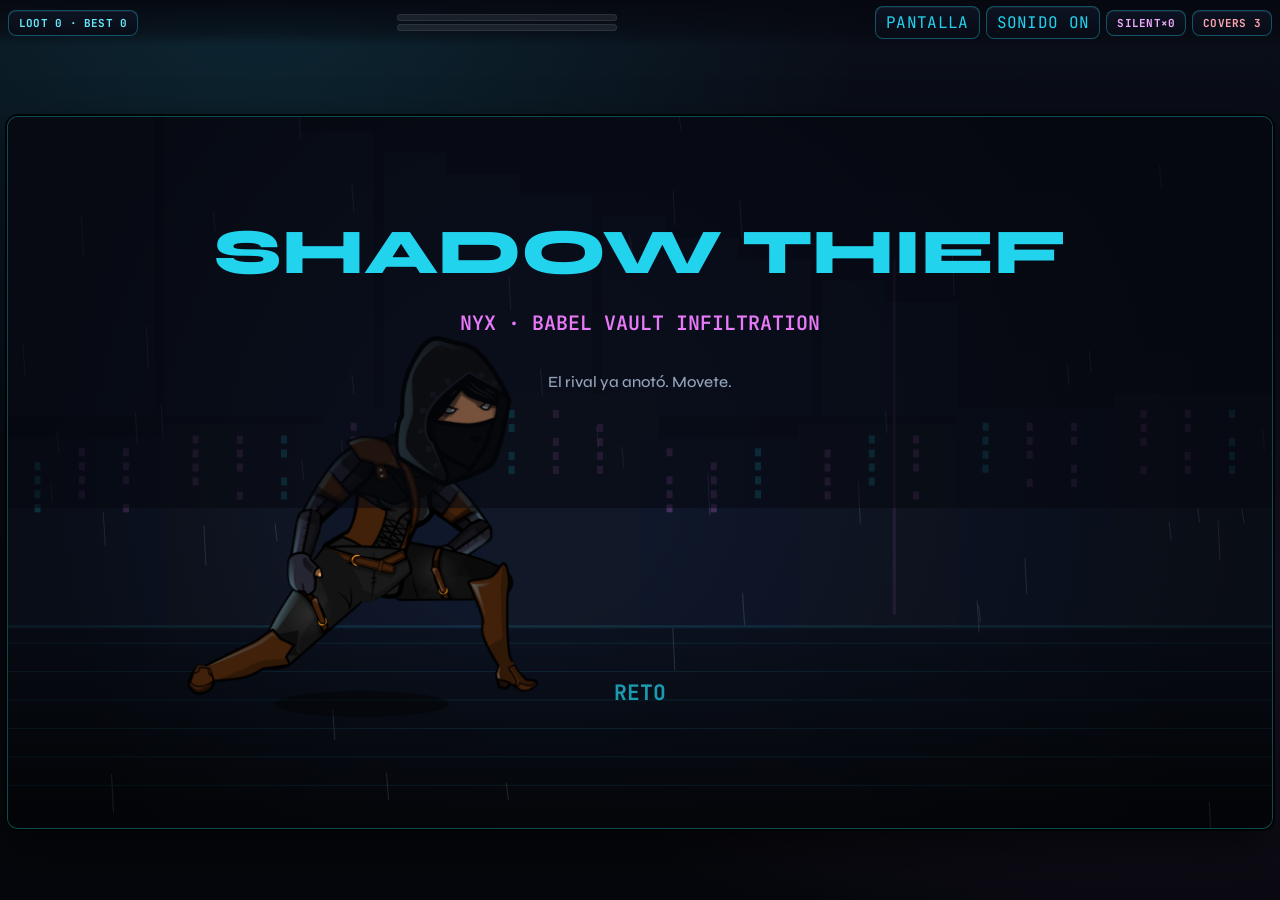
<file: games/dark-thief/index.html>
<!DOCTYPE html>
<html lang="es">
<head>
<meta charset="UTF-8">
<meta name="viewport" content="width=device-width, initial-scale=1.0, user-scalable=no">
<title>Shadow Thief — Infinity Studio</title>
<link rel="icon" href="assets/icon.png">
<link rel="preconnect" href="https://fonts.googleapis.com">
<link rel="preconnect" href="https://fonts.gstatic.com" crossorigin>
<link href="https://fonts.googleapis.com/css2?family=JetBrains+Mono:wght@500;700;800&family=Syne:wght@600;700;800&display=swap" rel="stylesheet">
<style>
  :root{
    --cyan:#22d3ee; --cyan2:#67e8f9; --mag:#e879f9; --mag2:#f0abfc;
    --slate:#94a3b8; --ink:#06080f; --panel:#0c1220;
  }
  *{margin:0;padding:0;box-sizing:border-box}
  html{height:100%;height:100dvh}
  body{
    height:100%;height:100dvh;max-height:100dvh;margin:0;
    display:flex;flex-direction:column;align-items:center;justify-content:flex-start;
    background:
      radial-gradient(ellipse at 20% 0%,rgba(34,211,238,.12) 0%,transparent 42%),
      radial-gradient(ellipse at 90% 70%,rgba(232,121,249,.1) 0%,transparent 40%),
      linear-gradient(180deg,#0a0e18 0%,#05070c 100%);
    font-family:'JetBrains Mono',ui-monospace,monospace;
    overflow:auto;overscroll-behavior:contain;color:#e2e8f0;
    padding:0;touch-action:pan-y;
  }
  #stage{
    flex:1 1 auto;width:100%;min-height:0;display:flex;flex-direction:column;
    align-items:center;justify-content:center;
    padding:52px 8px 8px;box-sizing:border-box;
  }
  canvas{
    display:block;border-radius:10px;
    box-shadow:0 0 0 1px rgba(34,211,238,.35),0 0 0 3px rgba(0,0,0,.85),0 18px 48px rgba(0,0,0,.6);
    max-width:100%;max-height:100%;width:auto;height:auto;touch-action:none;cursor:crosshair;
  }
  #hud{
    position:fixed;top:0;left:0;right:0;width:100%;max-width:100vw;
    padding:6px 8px;padding-top:max(6px,env(safe-area-inset-top));
    display:flex;flex-wrap:wrap;align-items:center;justify-content:space-between;gap:6px;
    z-index:5;pointer-events:none;
    background:linear-gradient(180deg,rgba(6,8,15,.94),rgba(6,8,15,.5) 72%,transparent);
  }
  .pill{
    background:linear-gradient(180deg,rgba(14,20,36,.94),rgba(8,12,22,.9));
    border:1px solid rgba(34,211,238,.35);border-radius:8px;padding:5px 10px;
    font-size:11px;font-weight:700;backdrop-filter:blur(12px);
    box-shadow:inset 0 1px 0 rgba(255,255,255,.06);white-space:nowrap;
    font-family:'JetBrains Mono',monospace;letter-spacing:.02em;
  }
  .pill.cyan{color:var(--cyan2)}
  .pill.mag{color:var(--mag2)}
  .pill.warn{color:#fda4af}
  #muteBtn,#fsBtn{appearance:none}
  #bars{display:flex;flex-direction:column;gap:3px;min-width:110px;flex:1 1 130px;max-width:220px}
  .bar{height:7px;border-radius:4px;background:rgba(255,255,255,.08);overflow:hidden;border:1px solid rgba(255,255,255,.08)}
  .bar>i{display:block;height:100%;width:0%;border-radius:4px;transition:width .22s}
  #alertFill{background:linear-gradient(90deg,#0e7490,#e879f9,#f43f5e)}
  #veilFill{background:linear-gradient(90deg,#164e63,#22d3ee,#a5f3fc)}
  #hud-right{display:flex;flex-wrap:wrap;justify-content:flex-end;gap:6px;align-items:center}
  #toast{
    position:fixed;top:48px;left:50%;transform:translateX(-50%) translateY(-8px);opacity:0;
    pointer-events:none;z-index:8;font-family:Syne,sans-serif;font-weight:800;
    font-size:clamp(15px,4.8vw,24px);letter-spacing:.08em;
    text-shadow:0 0 18px rgba(34,211,238,.7),0 3px 0 #000;
    transition:opacity .2s,transform .2s;max-width:92vw;text-align:center;
  }
  #toast.show{opacity:1;transform:translateX(-50%) translateY(0)}
  @media (max-width:520px){
    #hud{padding:4px 6px;padding-top:max(4px,env(safe-area-inset-top))}
    .pill{font-size:10px;padding:4px 8px}
    #stage{padding-top:64px}
  }
  #load{
    position:fixed;inset:0;display:flex;flex-direction:column;align-items:center;justify-content:center;
    background:radial-gradient(circle at 50% 38%,#121a2a,#06080f 70%);z-index:30;gap:14px
  }
  #load.hide{opacity:0;pointer-events:none;transition:opacity .45s}
  #load img{width:88px;height:88px;filter:drop-shadow(0 0 22px rgba(34,211,238,.45))}
  #load-bar{width:min(280px,70vw);height:9px;background:#0f172a;border-radius:4px;overflow:hidden;border:1px solid rgba(34,211,238,.35)}
  #load-fill{height:100%;width:0;background:linear-gradient(90deg,#0e7490,var(--cyan),var(--mag));transition:width .12s}
</style>
</head>
<body>
<div id="load">
  <img src="assets/icon.png" alt="" onerror="this.style.display='none'">
  <div style="font-family:Syne,sans-serif;font-size:22px;letter-spacing:.14em;color:var(--cyan)">SHADOW THIEF</div>
  <div id="load-bar"><div id="load-fill"></div></div>
  <div id="load-txt" style="font-size:11px;opacity:.65">Infiltrando Babel Vault…</div>
  <div id="build-tag" style="font-size:10px;opacity:.45;letter-spacing:.08em;margin-top:4px">hub38-st1</div>
</div>
<div id="hud">
  <div class="pill cyan">LOOT <span id="scoreVal">0</span> · BEST <span id="bestVal">0</span></div>
  <div id="bars">
    <div class="bar" title="ALERT"><i id="alertFill"></i></div>
    <div class="bar" title="VEIL"><i id="veilFill"></i></div>
  </div>
  <div id="hud-right">
    <button type="button" id="fsBtn" class="pill" style="pointer-events:auto;cursor:pointer;font:inherit;color:var(--cyan)">PANTALLA</button>
    <button type="button" id="muteBtn" class="pill" style="pointer-events:auto;cursor:pointer;font:inherit;color:var(--cyan)">SONIDO</button>
    <div class="pill mag">SILENT×<span id="silentVal">0</span></div>
    <div class="pill warn">COVERS <span id="coverVal">3</span></div>
  </div>
</div>
<div id="toast"></div>
<div id="stage"><canvas id="c"></canvas></div>
<script src="../_shared/infinity-quiz-bank.js?v=q4"></script>
<script src="../_shared/infinity-arcade-run.js?v=r2"></script>
<script>
(async function () {
  const ST_BUILD = 'hub38-st1';
  const Run = window.InfinityArcadeRun;
  let resumeFrom = null;
  const canvas = document.getElementById('c');
  const ctx = canvas.getContext('2d');
  const loadFill = document.getElementById('load-fill');
  const loadTxt = document.getElementById('load-txt');
  const toastEl = document.getElementById('toast');
  let dpr = Math.min(window.devicePixelRatio || 1, 2);

  function resize() {
    const stage = document.getElementById('stage');
    const padX = 16;
    const padY = 8;
    const hudH = Math.max(48, (document.getElementById('hud')?.offsetHeight || 48) + 8);
    const availW = Math.max(280, Math.min((stage?.clientWidth || window.innerWidth) - padX, window.innerWidth - padX));
    const availH = Math.max(180, Math.min((stage?.clientHeight || window.innerHeight) - padY, window.innerHeight - hudH - padY));
    let cssW = availW;
    let cssH = Math.round(cssW * 0.5625);
    if (cssH > availH) {
      cssH = availH;
      cssW = Math.round(cssH / 0.5625);
    }
    dpr = Math.min(window.devicePixelRatio || 1, 2);
    canvas.style.width = cssW + 'px';
    canvas.style.height = cssH + 'px';
    canvas.width = Math.round(cssW * dpr);
    canvas.height = Math.round(cssH * dpr);
    ctx.setTransform(dpr, 0, 0, dpr, 0, 0);
  }
  resize();
  window.addEventListener('resize', resize);
  window.addEventListener('orientationchange', () => setTimeout(resize, 120));
  if (window.visualViewport) window.visualViewport.addEventListener('resize', resize);
  const W = () => Math.max(1, canvas.clientWidth || 0);
  const H = () => Math.max(1, canvas.clientHeight || 0);

  // ── LOAD ──
  const manifest = await fetch('assets/manifest.json').then((r) => r.json());
  const FRAME = manifest.frame;
  const ANIMS = {};
  const imgs = {};
  let loaded = 0;
  const animKeys = Object.keys(manifest.anims);
  const SFX_COUNT = 15;
  const total = animKeys.length + SFX_COUNT;

  function tickLoad(label) {
    loaded++;
    loadFill.style.width = Math.min(100, (loaded / total) * 100) + '%';
    if (label) loadTxt.textContent = label;
  }

  await Promise.all(
    animKeys.map(
      (key) =>
        new Promise((res) => {
          const meta = manifest.anims[key];
          ANIMS[key] = { frames: meta.frames, fps: meta.fps || 12 };
          const img = new Image();
          img.onload = () => {
            imgs[key] = img;
            tickLoad(key);
            res();
          };
          img.onerror = () => {
            tickLoad('skip ' + key);
            res();
          };
          img.src = meta.file + '?v=st3';
        })
    )
  );

  // Kenney Space Expansion UI (CC0) — glass panels + header bars
  const ui = {};
  const UI_MAP = {
    panel: 'panel_glass_screws.png',
    panelPlain: 'panel_glass.png',
    panelRect: 'panel_rect.png',
    header: 'header_blue.png',
    headerBlade: 'header_blade.png',
    headerAlert: 'header_red.png',
    barL: 'bar_blue_l.png',
    barM: 'bar_blue_m.png',
    barR: 'bar_blue_r.png',
    barHoverL: 'bar_yellow_l.png',
    barHoverM: 'bar_yellow_m.png',
    barHoverR: 'bar_yellow_r.png',
    barOkL: 'bar_green_l.png',
    barOkM: 'bar_green_m.png',
    barOkR: 'bar_green_r.png',
    outline: 'bar_outline.png',
    crosshair: 'crosshair.png'
  };
  loadTxt.textContent = 'Calibrando HUD espacial…';
  await Promise.all(
    Object.keys(UI_MAP).map(
      (key) =>
        new Promise((res) => {
          const img = new Image();
          img.onload = () => {
            ui[key] = img;
            res();
          };
          img.onerror = () => res();
          img.src = 'assets/ui/' + UI_MAP[key] + '?v=space4';
        })
    )
  );

  const SFX_NAMES = [
    'whoosh', 'hit', 'click', 'metal', 'ghost', 'clean', 'spotted', 'alarm',
    'veil', 'win', 'lose', 'tick', 'tickUrgent', 'start', 'ambient'
  ];
  const sfxRaw = {};
  loadTxt.textContent = 'Afinando sonidos de infiltración…';
  await Promise.all(
    SFX_NAMES.map(async (name) => {
      try {
        const res = await fetch('assets/sfx/' + name + '.wav?v=sfx4');
        if (res.ok) sfxRaw[name] = await res.arrayBuffer();
      } catch (_) {}
      tickLoad(name);
    })
  );

  console.info('[ST]', ST_BUILD);
  document.getElementById('load').classList.add('hide');
  setTimeout(() => document.getElementById('load')?.remove(), 500);

  // ── AUDIO (WAV stealth pack + procedural fallback) ──
  const AudioCtx = window.AudioContext || window.webkitAudioContext;
  let actx = null;
  let master = null;
  let muted = localStorage.getItem('st_mute') === '1';
  let lastTickSec = -1;
  let ambientSrc = null;
  let ambientGain = null;
  const sfxBuf = {};
  let sfxReady = false;
  let sfxLoadPromise = null;

  async function ensureAudio() {
    if (!actx) {
      actx = new AudioCtx();
      master = actx.createGain();
      master.gain.value = muted ? 0 : 0.88;
      master.connect(actx.destination);
    }
    if (actx.state === 'suspended') {
      try { await actx.resume(); } catch (_) {}
    }
    if (!sfxReady) {
      if (!sfxLoadPromise) {
        sfxLoadPromise = Promise.all(
          Object.keys(sfxRaw).map(async (name) => {
            try {
              sfxBuf[name] = await actx.decodeAudioData(sfxRaw[name].slice(0));
            } catch (_) {}
          })
        ).then(() => { sfxReady = true; });
      }
      try { await sfxLoadPromise; } catch (_) { sfxReady = true; }
    }
    return actx;
  }

  function setMuted(m) {
    muted = !!m;
    localStorage.setItem('st_mute', muted ? '1' : '0');
    if (master) master.gain.value = muted ? 0 : 0.88;
    if (ambientGain) ambientGain.gain.value = muted ? 0 : 0.2;
    const b = document.getElementById('muteBtn');
    if (b) b.textContent = muted ? 'SONIDO OFF' : 'SONIDO ON';
    if (muted && ambientSrc) {
      try { ambientSrc.stop(); } catch (_) {}
      ambientSrc = null;
      ambientGain = null;
    }
  }

  function playBuf(name, opts) {
    const buf = sfxBuf[name];
    if (!buf || !actx || !master) return false;
    const src = actx.createBufferSource();
    src.buffer = buf;
    src.loop = !!(opts && opts.loop);
    const g = actx.createGain();
    g.gain.value = (opts && opts.gain != null ? opts.gain : 1) * (muted ? 0 : 1);
    src.connect(g);
    g.connect(master);
    src.start();
    if (opts && opts.loop) return { src, g };
    return true;
  }

  function startAmbient() {
    if (ambientSrc || muted) return;
    const looped = playBuf('ambient', { loop: true, gain: 0.2 });
    if (looped && looped.src) {
      ambientSrc = looped.src;
      ambientGain = looped.g;
    }
  }

  function tone(freq, dur, type, gain, slideTo) {
    if (!actx || !master || muted) return;
    const t0 = actx.currentTime;
    const o = actx.createOscillator();
    const g = actx.createGain();
    o.type = type || 'sine';
    o.frequency.setValueAtTime(freq, t0);
    if (slideTo) o.frequency.exponentialRampToValueAtTime(Math.max(40, slideTo), t0 + dur);
    g.gain.setValueAtTime(0.0001, t0);
    g.gain.exponentialRampToValueAtTime(gain || 0.12, t0 + 0.02);
    g.gain.exponentialRampToValueAtTime(0.0001, t0 + dur);
    o.connect(g);
    g.connect(master);
    o.start(t0);
    o.stop(t0 + dur + 0.02);
  }

  function noiseBurst(dur, gain, hpFreq) {
    if (!actx || !master || muted) return;
    const n = Math.floor(actx.sampleRate * dur);
    const buf = actx.createBuffer(1, n, actx.sampleRate);
    const data = buf.getChannelData(0);
    for (let i = 0; i < n; i++) data[i] = (Math.random() * 2 - 1) * (1 - i / n);
    const src = actx.createBufferSource();
    src.buffer = buf;
    const g = actx.createGain();
    const f = actx.createBiquadFilter();
    f.type = 'highpass';
    f.frequency.value = hpFreq || 400;
    g.gain.value = gain || 0.08;
    src.connect(f);
    f.connect(g);
    g.connect(master);
    src.start();
  }

  function sfxFallback(kind) {
    if (kind === 'whoosh') {
      noiseBurst(0.18, 0.1, 600);
      tone(220, 0.16, 'triangle', 0.06, 90);
    } else if (kind === 'click' || kind === 'metal') {
      tone(880, 0.04, 'square', 0.05);
      tone(1320, 0.03, 'square', 0.03);
    } else if (kind === 'ghost') {
      tone(520, 0.12, 'sine', 0.1, 780);
      tone(780, 0.18, 'triangle', 0.06, 420);
    } else if (kind === 'clean') {
      tone(440, 0.08, 'triangle', 0.08);
      tone(660, 0.1, 'sine', 0.05);
    } else if (kind === 'spotted' || kind === 'bad') {
      tone(180, 0.2, 'sawtooth', 0.07, 90);
      noiseBurst(0.15, 0.07, 200);
    } else if (kind === 'alarm') {
      tone(640, 0.12, 'square', 0.08);
      setTimeout(() => tone(420, 0.14, 'square', 0.07), 90);
      setTimeout(() => tone(640, 0.12, 'square', 0.06), 180);
    } else if (kind === 'veil') {
      tone(180, 0.35, 'sine', 0.07, 360);
      noiseBurst(0.25, 0.05, 900);
    } else if (kind === 'win') {
      [440, 554, 659, 880].forEach((f, i) => setTimeout(() => tone(f, 0.18, 'triangle', 0.08), i * 90));
    } else if (kind === 'lose') {
      tone(300, 0.35, 'sawtooth', 0.07, 80);
      setTimeout(() => tone(160, 0.4, 'triangle', 0.05, 60), 120);
    } else if (kind === 'tick') {
      tone(720, 0.03, 'square', 0.03);
    } else if (kind === 'tickUrgent') {
      tone(980, 0.04, 'square', 0.05);
    } else if (kind === 'start') {
      tone(200, 0.2, 'sine', 0.08, 500);
      noiseBurst(0.2, 0.06, 500);
    } else if (kind === 'hit') {
      noiseBurst(0.08, 0.09, 300);
      tone(140, 0.08, 'triangle', 0.06);
    } else {
      tone(500, 0.05, 'sine', 0.04);
    }
  }

  function sfx(kind) {
    ensureAudio().then(() => {
      startAmbient();
      if (muted && kind !== 'click') return;
      const map = {
        whoosh: 'whoosh',
        hit: 'hit',
        click: 'click',
        metal: 'metal',
        ghost: 'ghost',
        clean: 'clean',
        spotted: 'spotted',
        bad: 'spotted',
        alarm: 'alarm',
        veil: 'veil',
        win: 'win',
        lose: 'lose',
        tick: 'tick',
        tickUrgent: 'tickUrgent',
        start: 'start'
      };
      const file = map[kind] || kind;
      const gains = {
        whoosh: 0.75,
        hit: 0.8,
        metal: 0.7,
        ghost: 0.75,
        clean: 0.7,
        spotted: 0.85,
        alarm: 0.9,
        veil: 0.7,
        win: 0.85,
        lose: 0.8,
        tick: 0.4,
        tickUrgent: 0.55,
        click: 0.45,
        start: 0.75
      };
      if (!playBuf(file, { gain: gains[file] != null ? gains[file] : 0.75 })) {
        sfxFallback(kind);
      }
    });
  }

  document.getElementById('muteBtn')?.addEventListener('click', () => {
    ensureAudio().then(() => {
      setMuted(!muted);
      if (!muted) startAmbient();
    });
  });
  setMuted(muted);

  function isDocFullscreen() {
    return !!(document.fullscreenElement || document.webkitFullscreenElement);
  }
  function syncFsBtn() {
    const b = document.getElementById('fsBtn');
    if (b) b.textContent = isDocFullscreen() ? 'SALIR FS' : 'PANTALLA';
  }
  async function toggleGameFullscreen() {
    try {
      if (isDocFullscreen()) {
        const exit = document.exitFullscreen || document.webkitExitFullscreen;
        if (exit) await exit.call(document);
      } else {
        const root = document.documentElement;
        const req = root.requestFullscreen || root.webkitRequestFullscreen;
        if (req) await req.call(root);
        else if (window.parent && window.parent !== window) {
          window.parent.postMessage({ type: 'thief-request-fullscreen' }, '*');
        }
      }
    } catch (_) {
      if (window.parent && window.parent !== window) {
        window.parent.postMessage({ type: 'thief-request-fullscreen' }, '*');
      }
    }
    setTimeout(syncFsBtn, 80);
  }
  document.getElementById('fsBtn')?.addEventListener('click', toggleGameFullscreen);
  document.addEventListener('fullscreenchange', syncFsBtn);
  document.addEventListener('webkitfullscreenchange', syncFsBtn);
  syncFsBtn();
  window.addEventListener('message', (ev) => {
    if (ev?.data?.type === 'thief-fs-changed') syncFsBtn();
  });

  // ── BRIEFINGS (shared bank: linkers / tenses / phrasals, random rotate) ──
  const quizRotator =
    typeof InfinityQuizBank !== 'undefined'
      ? InfinityQuizBank.createRotator({ flavor: 'thief', cats: ['linker', 'tense', 'phrasal', 'mixed'] })
      : null;
  const BRIEFINGS_FALLBACK = [
    { prompt: 'ROBÁ EL LINKER: "Cliente tenso. ___ , puedo ayudarte."', correct: 'however', wrong: ['idk', 'like', 'um...'], cat: 'linker' }
  ];
  function nextBriefing() {
    if (quizRotator) return quizRotator.next();
    return BRIEFINGS_FALLBACK[0];
  }

  const TARGETS = [
    { name: 'Guard', kind: 'guard', color: '#64748b', hp: 2, xp: 110 },
    { name: 'Drone', kind: 'drone', color: '#22d3ee', hp: 2, xp: 130 },
    { name: 'Sensor', kind: 'sensor', color: '#e879f9', hp: 3, xp: 150 },
    { name: 'Clerk', kind: 'clerk', color: '#94a3b8', hp: 3, xp: 170 },
    { name: 'Vault Boss', kind: 'boss', color: '#f0abfc', hp: 6, xp: 420, boss: true }
  ];

  const STATES = { MENU: 'menu', STORY: 'story', PLAY: 'play', ENDING: 'ending', RESULTS: 'results' };
  let gameState = STATES.MENU;
  let storyPage = 0;
  let endingPage = 0;

  const STORY_PAGES = [
    {
      chapter: 'CAPÍTULO I',
      title: 'Nyx no salva reinos',
      lines: [
        'Nyx limpia scripts.',
        'Roba lenguaje tóxico antes de que',
        'envenene la voz del cliente.'
      ]
    },
    {
      chapter: 'CAPÍTULO II',
      title: 'Babel Vault',
      lines: [
        'En los sótanos corporativos',
        'guardan muletillas que arruinan llamadas.',
        'Cada filler es un virus de confianza.'
      ]
    },
    {
      chapter: 'CAPÍTULO III',
      title: 'Documento robado',
      lines: [
        'Linker correcto = botín en silencio.',
        'Fallar = alerta. Alerta = Cover perdida.',
        'Nadie debe oír tu nombre.'
      ]
    },
    {
      chapter: 'MISIÓN',
      title: '8 pisos · 1 vault',
      lines: [
        'Infiltrá. Robá el Master Linker.',
        'Alert baja. Silent alta. Ghost puro.',
        '',
        'Tocá para entrar al edificio.'
      ]
    }
  ];

  function endingPages(won) {
    if (won) {
      return [
        {
          chapter: 'EXTRACCIÓN',
          title: 'Master Linker',
          lines: [
            'El vault respira en silencio.',
            'Nyx guarda el documento.',
            'La ciudad no registra su sombra.'
          ]
        },
        {
          chapter: 'FIN',
          title: 'Desaparece',
          lines: [
            'Sin alarmas. Sin huellas.',
            'Solo scripts limpios al amanecer.',
            'Tocá para ver el botín.'
          ]
        }
      ];
    }
    return [
      {
        chapter: 'SPOTTED',
        title: 'Alarmas',
        lines: [
          'Luces rojas. Cubiertas rotas.',
          'El botín cae al ducto.',
          'Babel se queda con las muletillas… por ahora.'
        ]
      },
      {
        chapter: 'RETIRO',
        title: 'Por los ductos',
        lines: [
          'Nyx vuelve. Otra noche. Otro vault.',
          'La alerta se puede borrar.',
          'Tocá para ver tu resultado.'
        ]
      }
    ];
  }

  let target = null;
  let currentQ = null;
  let options = [];
  /** PLAY Q&A state machine — no after()/resume spaghetti. */
  const quiz = {
    phase: 'ready', // 'ready' | 'resolving' | 'advance'
    locked: false,
    born: 0,
    phaseAt: 0,
    pendingKill: false,
    advancing: false
  };
  let frameCount = 0;
  let floorNum = 0;
  let questionsAnswered = 0;
  let floatingTexts = [];
  let particles = [];
  let shake = 0;
  let hitstop = 0;
  let flash = 0;
  let mouseX = 0, mouseY = 0;
  let timerMax = 10;
  let alert = 0;
  let veil = 0;
  let best = +localStorage.getItem('st_best') || 0;
  let flowGen = 0;
  let rain = [];
  const pendingTimers = new Set();
  document.getElementById('bestVal').textContent = best;

  function clearPendingTimers() {
    pendingTimers.forEach((id) => clearTimeout(id));
    pendingTimers.clear();
  }
  /** Cosmetics only (ending). Quiz advance is frame-driven via tickQuiz. */
  function after(ms, fn) {
    const gen = flowGen;
    const id = setTimeout(() => {
      pendingTimers.delete(id);
      if (gen !== flowGen) return;
      try {
        fn();
      } catch (err) {
        console.error('[ST timer]', err);
      }
    }, ms);
    pendingTimers.add(id);
    return id;
  }
  function bumpFlow() {
    flowGen++;
    clearPendingTimers();
  }
  function quizOnActionDone() {
    if (gameState !== STATES.PLAY || thief.state === 'death') return;
    if (quiz.phase === 'resolving') endResolving('anim-done');
  }

  function toast(msg, ms) {
    if (!toastEl) return;
    toastEl.textContent = msg;
    toastEl.classList.add('show');
    clearTimeout(toastEl._t);
    toastEl._t = setTimeout(() => toastEl.classList.remove('show'), ms || 900);
  }

  function roundRect(c, x, y, w, h, r) {
    if (!(w > 0) || !(h > 0)) return;
    const rr = Math.max(0, Math.min(r, w / 2, h / 2));
    c.beginPath();
    c.moveTo(x + rr, y);
    c.arcTo(x + w, y, x + w, y + h, rr);
    c.arcTo(x + w, y + h, x, y + h, rr);
    c.arcTo(x, y + h, x, y, rr);
    c.arcTo(x, y, x + w, y, rr);
    c.closePath();
  }

  function burst(x, y, color, n) {
    for (let i = 0; i < (n || 12); i++) {
      particles.push({
        x, y,
        vx: (Math.random() - 0.5) * 7,
        vy: -Math.random() * 5 - 1,
        life: 1,
        r: 1.5 + Math.random() * 3.5,
        color
      });
    }
  }
  function addText(x, y, text, color, size) {
    floatingTexts.push({ x, y, text, color, life: 1, vy: -1.6, size: size || 1 });
  }

  function initRain() {
    rain = [];
    for (let i = 0; i < 48; i++) {
      rain.push({
        x: Math.random(),
        y: Math.random(),
        len: 0.02 + Math.random() * 0.04,
        sp: 0.004 + Math.random() * 0.008
      });
    }
  }
  initRain();

  // ── THIEF ──
  const thief = {
    x: 0,
    y: 0,
    anim: 'idle',
    frame: 0,
    tick: 0,
    covers: 3,
    maxCovers: 3,
    score: 0,
    silent: 0,
    state: 'idle',
    invincible: 0,
    lunge: 0,
    draw() {
      const key = this.anim;
      const a = ANIMS[key];
      const img = imgs[key];
      if (!a || !img?.complete) return;
      const f = Math.floor(this.frame) % a.frames;
      const scale = Math.min(0.55, (H() * 0.52) / Math.max(1, FRAME.h));
      const dw = FRAME.w * scale;
      const dh = FRAME.h * scale;
      const ox = this.lunge;
      ctx.save();
      ctx.fillStyle = 'rgba(0,0,0,0.4)';
      ctx.beginPath();
      ctx.ellipse(this.x + ox, this.y + 4, dw * 0.22, dh * 0.035, 0, 0, Math.PI * 2);
      ctx.fill();
      if (this.invincible > 0 && Math.floor(this.invincible / 3) % 2 === 0) ctx.globalAlpha = 0.35;
      // Shadow Veil cloak
      if (veil > 25) {
        const vg = ctx.createRadialGradient(this.x + ox, this.y - dh * 0.45, 8, this.x + ox, this.y - dh * 0.4, dw * 0.55);
        vg.addColorStop(0, `rgba(34,211,238,${0.08 + veil * 0.0015})`);
        vg.addColorStop(0.55, `rgba(232,121,249,${0.05 + veil * 0.001})`);
        vg.addColorStop(1, 'transparent');
        ctx.fillStyle = vg;
        ctx.beginPath();
        ctx.ellipse(this.x + ox, this.y - dh * 0.42, dw * 0.48, dh * 0.55, 0, 0, Math.PI * 2);
        ctx.fill();
        ctx.shadowColor = '#22d3ee';
        ctx.shadowBlur = 10 + veil * 0.12;
      }
      ctx.drawImage(img, f * FRAME.w, 0, FRAME.w, FRAME.h, this.x + ox - dw / 2, this.y - dh, dw, dh);
      ctx.restore();
    },
    update() {
      if (this.lunge > 0) this.lunge *= 0.8;
      const a = ANIMS[this.anim];
      if (!a) return;
      this.tick++;
      if (this.tick >= 60 / a.fps) {
        this.tick = 0;
        this.frame++;
        const done = this.frame >= a.frames;
        if (done) {
          // Story poses loop; combat oneshots return to idle
          if (gameState === STATES.STORY && (this.state === 'climb' || this.state === 'crouch')) {
            this.frame = 0;
          } else if (['attack', 'bow', 'throw', 'roll', 'jump', 'slide', 'climb', 'hurt', 'run', 'walk', 'crouch'].includes(this.state)) {
            if (this.state === 'hurt') {
              this.state = 'idle';
              this.setAnim(alert > 60 ? 'crouch' : Math.random() > 0.5 ? 'idle' : 'idle_b');
            } else {
              this.state = 'idle';
              this.setAnim(Math.random() > 0.45 ? 'idle' : 'idle_b');
            }
            quizOnActionDone();
          } else if (this.state === 'death') {
            this.frame = a.frames - 1;
          } else if (this.state === 'win') {
            this.frame = 0;
          } else {
            this.frame = 0;
          }
        }
      }
      if (this.invincible > 0) this.invincible--;
    },
    setAnim(name, force) {
      if (!ANIMS[name] || !imgs[name]?.complete) name = 'idle';
      if (this.anim === name && !force) return;
      this.anim = name;
      this.frame = 0;
      this.tick = 0;
    },
    pickAttack() {
      // silent high + alert low → ranged stealth; else dagger
      if (this.silent >= 6 && alert < 40) return Math.random() > 0.4 ? 'bow' : 'throw';
      if (this.silent >= 3 && alert < 55) return Math.random() > 0.5 ? 'throw' : 'attack';
      if (alert > 70) return Math.random() > 0.55 ? 'roll' : 'attack';
      return 'attack';
    },
    doStrike(grade) {
      if (this.state === 'death') return;
      let atk = this.pickAttack();
      if (grade === 'ghost' && Math.random() > 0.5) atk = Math.random() > 0.5 ? 'bow' : 'throw';
      this.state = atk;
      this.setAnim(atk, true);
      this.lunge = W() * (atk === 'bow' || atk === 'throw' ? 0.03 : 0.07);
      sfx(atk === 'bow' || atk === 'throw' ? 'whoosh' : 'hit');
      burst(this.x + W() * 0.12, this.y - H() * 0.25, grade === 'ghost' ? '#67e8f9' : '#e879f9', grade === 'ghost' ? 18 : 10);
    },
    doSpotted() {
      if (this.state === 'death') return;
      this.silent = 0;
      veil = Math.max(0, veil - 35);
      alert = Math.min(100, alert + 28);
      this.state = 'hurt';
      this.setAnim('hurt', true);
      shake = 14;
      flash = 8;
      updateHUD();
      if (alert >= 100) this.burnCover();
    },
    burnCover() {
      if (this.state === 'death') return;
      this.covers--;
      alert = 35;
      this.invincible = 55;
      this.state = 'hurt';
      this.setAnim('hurt', true);
      sfx('alarm');
      toast('COVER PERDIDA', 1100);
      burst(this.x, this.y - H() * 0.25, '#f43f5e', 22);
      updateHUD();
      if (this.covers <= 0) {
        this.state = 'death';
        this.setAnim('death', true);
        quiz.locked = true;
        quiz.phase = 'ready';
        options = [];
        after(2200, () => setState(STATES.ENDING));
      }
    },
    doWin() {
      this.state = 'win';
      this.setAnim('idle_b', true);
    }
  };

  // ── TARGETS (modern silhouettes) ──
  function Target(type) {
    this.type = type;
    this.hp = type.hp;
    this.maxHp = type.hp;
    this.x = 0;
    this.y = 0;
    this.shaking = 0;
    this.phase = Math.random() * Math.PI * 2;
    this.hit = function (dmg) {
      this.hp -= dmg;
      this.shaking = 14;
      burst(this.x, this.y - H() * 0.15, this.type.color, 10);
      if (this.hp <= 0) this.dead = true;
      return this.hp <= 0;
    };
    this.draw = function () {
      const w = W(), h = H();
      this.x = w * 0.58;
      this.y = h * 0.7;
      const ox = this.shaking > 0 ? (Math.random() - 0.5) * 8 : 0;
      const bob = Math.sin(frameCount * 0.05 + this.phase) * 3;
      const x = this.x + ox;
      const y = this.y + bob;
      const scale = h * 0.0011;
      ctx.save();
      ctx.translate(x, y);
      ctx.scale(scale * 90, scale * 90);
      // ground shadow
      ctx.fillStyle = 'rgba(0,0,0,0.35)';
      ctx.beginPath();
      ctx.ellipse(0, 0.05, 0.55, 0.1, 0, 0, Math.PI * 2);
      ctx.fill();
      const c = this.type.color;
      if (this.type.kind === 'guard') drawGuardSil(c);
      else if (this.type.kind === 'drone') drawDroneSil(c);
      else if (this.type.kind === 'sensor') drawSensorSil(c);
      else if (this.type.kind === 'clerk') drawClerkSil(c);
      else drawBossSil(c);
      ctx.restore();
      // HP pips
      const pipW = 10, gap = 3;
      const totalW = this.maxHp * pipW + (this.maxHp - 1) * gap;
      let px = this.x - totalW / 2;
      for (let i = 0; i < this.maxHp; i++) {
        ctx.fillStyle = i < this.hp ? c : 'rgba(255,255,255,0.12)';
        roundRect(ctx, px, this.y - h * 0.38, pipW, 5, 2);
        ctx.fill();
        px += pipW + gap;
      }
      ctx.fillStyle = '#e2e8f0';
      ctx.font = `700 ${h * 0.022}px Syne,sans-serif`;
      ctx.textAlign = 'center';
      ctx.fillText(this.type.name.toUpperCase(), this.x, this.y - h * 0.42);
      if (this.shaking > 0) this.shaking--;
    };
  }

  function drawGuardSil(c) {
    ctx.fillStyle = c;
    // body
    ctx.beginPath();
    ctx.moveTo(-0.35, 0);
    ctx.lineTo(-0.4, -0.9);
    ctx.lineTo(0.4, -0.9);
    ctx.lineTo(0.35, 0);
    ctx.closePath();
    ctx.fill();
    // head
    ctx.beginPath();
    ctx.arc(0, -1.15, 0.28, 0, Math.PI * 2);
    ctx.fill();
    // visor
    ctx.fillStyle = '#22d3ee';
    ctx.fillRect(-0.22, -1.2, 0.44, 0.1);
    // baton
    ctx.strokeStyle = '#94a3b8';
    ctx.lineWidth = 0.08;
    ctx.beginPath();
    ctx.moveTo(0.35, -0.7);
    ctx.lineTo(0.7, -1.2);
    ctx.stroke();
  }
  function drawDroneSil(c) {
    ctx.fillStyle = c;
    ctx.beginPath();
    ctx.ellipse(0, -0.7, 0.55, 0.22, 0, 0, Math.PI * 2);
    ctx.fill();
    ctx.fillStyle = '#e879f9';
    ctx.beginPath();
    ctx.arc(0, -0.7, 0.12, 0, Math.PI * 2);
    ctx.fill();
    ctx.strokeStyle = 'rgba(34,211,238,0.7)';
    ctx.lineWidth = 0.06;
    [-0.7, 0.7].forEach((sx) => {
      ctx.beginPath();
      ctx.ellipse(sx, -0.7, 0.35, 0.08, 0, 0, Math.PI * 2);
      ctx.stroke();
    });
    // beam
    ctx.fillStyle = 'rgba(34,211,238,0.15)';
    ctx.beginPath();
    ctx.moveTo(-0.15, -0.5);
    ctx.lineTo(0.15, -0.5);
    ctx.lineTo(0.4, 0);
    ctx.lineTo(-0.4, 0);
    ctx.fill();
  }
  function drawSensorSil(c) {
    ctx.fillStyle = c;
    ctx.beginPath();
    ctx.moveTo(0, -1.4);
    ctx.lineTo(0.45, -0.3);
    ctx.lineTo(-0.45, -0.3);
    ctx.closePath();
    ctx.fill();
    ctx.fillStyle = '#f43f5e';
    ctx.beginPath();
    ctx.arc(0, -0.85, 0.14, 0, Math.PI * 2);
    ctx.fill();
    ctx.strokeStyle = 'rgba(232,121,249,0.5)';
    ctx.lineWidth = 0.05;
    ctx.beginPath();
    ctx.arc(0, -0.85, 0.35 + Math.sin(frameCount * 0.1) * 0.08, 0, Math.PI * 2);
    ctx.stroke();
    ctx.fillStyle = '#475569';
    ctx.fillRect(-0.08, -0.3, 0.16, 0.35);
  }
  function drawClerkSil(c) {
    ctx.fillStyle = c;
    ctx.beginPath();
    ctx.moveTo(-0.3, 0);
    ctx.lineTo(-0.32, -0.85);
    ctx.lineTo(0.32, -0.85);
    ctx.lineTo(0.3, 0);
    ctx.closePath();
    ctx.fill();
    ctx.beginPath();
    ctx.arc(0, -1.1, 0.25, 0, Math.PI * 2);
    ctx.fill();
    // tablet
    ctx.fillStyle = '#0ea5e9';
    ctx.fillRect(0.2, -0.75, 0.35, 0.45);
    ctx.fillStyle = 'rgba(255,255,255,0.3)';
    ctx.fillRect(0.25, -0.68, 0.25, 0.08);
  }
  function drawBossSil(c) {
    // vault core + figure
    ctx.fillStyle = '#1e293b';
    roundRect(ctx, -0.7, -1.5, 1.4, 1.55, 0.12);
    ctx.fill();
    ctx.strokeStyle = c;
    ctx.lineWidth = 0.06;
    roundRect(ctx, -0.7, -1.5, 1.4, 1.55, 0.12);
    ctx.stroke();
    ctx.fillStyle = c;
    ctx.beginPath();
    ctx.arc(0, -0.85, 0.35, 0, Math.PI * 2);
    ctx.fill();
    ctx.fillStyle = '#06080f';
    ctx.beginPath();
    ctx.arc(0, -0.85, 0.18, 0, Math.PI * 2);
    ctx.fill();
    ctx.fillStyle = '#22d3ee';
    ctx.beginPath();
    ctx.arc(0, -0.85, 0.08, 0, Math.PI * 2);
    ctx.fill();
    // horns / antenna
    ctx.strokeStyle = '#e879f9';
    ctx.lineWidth = 0.07;
    ctx.beginPath();
    ctx.moveTo(-0.25, -1.35);
    ctx.lineTo(-0.45, -1.7);
    ctx.moveTo(0.25, -1.35);
    ctx.lineTo(0.45, -1.7);
    ctx.stroke();
  }

  // ── BACKGROUND: noir city night ──
  function drawBG() {
    const w = W(), h = H();
    const g = ctx.createLinearGradient(0, 0, 0, h);
    g.addColorStop(0, '#0a1020');
    g.addColorStop(0.45, '#0c1222');
    g.addColorStop(1, '#05070c');
    ctx.fillStyle = g;
    ctx.fillRect(0, 0, w, h);

    // skyline far
    ctx.fillStyle = '#0f172a';
    for (let i = 0; i < 14; i++) {
      const bw = w * (0.05 + (i % 3) * 0.02);
      const bh = h * (0.15 + ((i * 37) % 40) / 100);
      const bx = ((i * 73 + frameCount * 0.05) % (w + bw)) - bw;
      ctx.fillRect(bx, h * 0.42 - bh, bw, bh);
    }
    // mid buildings
    for (let i = 0; i < 8; i++) {
      const bx = (i / 8) * w;
      const bw = w * 0.14;
      const bh = h * (0.28 + (i % 4) * 0.06);
      ctx.fillStyle = i % 2 ? '#111827' : '#0f172a';
      ctx.fillRect(bx, h * 0.55 - bh * 0.35, bw, bh);
      // neon windows
      for (let wy = 0; wy < 5; wy++) {
        for (let wx = 0; wx < 3; wx++) {
          if ((wx + wy + i + (frameCount >> 4)) % 5 === 0) continue;
          ctx.fillStyle = (wx + i) % 3 === 0 ? 'rgba(34,211,238,0.35)' : 'rgba(232,121,249,0.25)';
          ctx.fillRect(bx + bw * 0.15 + wx * bw * 0.25, h * 0.55 - bh * 0.3 + wy * 14, 6, 8);
        }
      }
    }

    // floor plate / corridor
    const floorG = ctx.createLinearGradient(0, h * 0.72, 0, h);
    floorG.addColorStop(0, '#0b1220');
    floorG.addColorStop(1, '#05070c');
    ctx.fillStyle = floorG;
    ctx.fillRect(0, h * 0.72, w, h * 0.28);
    ctx.strokeStyle = 'rgba(34,211,238,0.12)';
    ctx.lineWidth = 1;
    for (let i = 0; i < 6; i++) {
      const yy = h * 0.74 + i * h * 0.04;
      ctx.beginPath();
      ctx.moveTo(0, yy);
      ctx.lineTo(w, yy);
      ctx.stroke();
    }
    // cyan strip light
    ctx.fillStyle = 'rgba(34,211,238,0.15)';
    ctx.fillRect(0, h * 0.715, w, 2);
    ctx.fillStyle = 'rgba(232,121,249,0.12)';
    ctx.fillRect(w * 0.7, h * 0.2, 3, h * 0.5);

    // rain
    ctx.strokeStyle = 'rgba(148,163,184,0.25)';
    ctx.lineWidth = 1;
    rain.forEach((d) => {
      d.y += d.sp;
      if (d.y > 1) { d.y = -d.len; d.x = Math.random(); }
      ctx.beginPath();
      ctx.moveTo(d.x * w, d.y * h);
      ctx.lineTo(d.x * w + 2, (d.y + d.len) * h);
      ctx.stroke();
    });

    // vignette
    const vig = ctx.createRadialGradient(w * 0.4, h * 0.5, h * 0.2, w * 0.5, h * 0.5, h * 0.85);
    vig.addColorStop(0, 'transparent');
    vig.addColorStop(1, 'rgba(0,0,0,0.45)');
    ctx.fillStyle = vig;
    ctx.fillRect(0, 0, w, h);

    if (flash > 0) {
      ctx.fillStyle = `rgba(244,63,94,${flash * 0.04})`;
      ctx.fillRect(0, 0, w, h);
    }
  }

  function drawFloorBadge() {
    if (gameState !== STATES.PLAY) return;
    const w = W(), h = H();
    ctx.fillStyle = 'rgba(12,18,32,0.85)';
    roundRect(ctx, w * 0.02, h * 0.06, w * 0.22, h * 0.07, 6);
    ctx.fill();
    ctx.strokeStyle = 'rgba(34,211,238,0.4)';
    ctx.lineWidth = 1;
    roundRect(ctx, w * 0.02, h * 0.06, w * 0.22, h * 0.07, 6);
    ctx.stroke();
    ctx.fillStyle = '#67e8f9';
    ctx.font = `800 ${h * 0.028}px Syne,sans-serif`;
    ctx.textAlign = 'left';
    ctx.textBaseline = 'middle';
    ctx.fillText('PISO ' + floorNum + '/8', w * 0.035, h * 0.095);
  }

  // ── FLOW ──
  function fitOptionText(text, maxW, basePx) {
    let size = basePx;
    ctx.font = `800 ${size}px JetBrains Mono,monospace`;
    while (size > 9 && ctx.measureText(text).width > maxW) {
      size -= 1;
      ctx.font = `800 ${size}px JetBrains Mono,monospace`;
    }
    return size;
  }

  function uiReady(img) {
    return img && img.complete && img.naturalWidth > 0;
  }

  function drawNine(img, x, y, w, h, slice) {
    if (!uiReady(img)) {
      ctx.fillStyle = 'rgba(15,23,42,0.92)';
      roundRect(ctx, x, y, w, h, 10);
      ctx.fill();
      ctx.strokeStyle = 'rgba(34,211,238,0.4)';
      ctx.lineWidth = 2;
      roundRect(ctx, x, y, w, h, 10);
      ctx.stroke();
      return;
    }
    const iw = img.naturalWidth;
    const ih = img.naturalHeight;
    const s = Math.min(slice || 12, Math.floor(iw / 3), Math.floor(ih / 3));
    const dw = Math.max(s * 2 + 1, w);
    const dh = Math.max(s * 2 + 1, h);
    const mw = iw - s * 2;
    const mh = ih - s * 2;
    const dwm = dw - s * 2;
    const dhm = dh - s * 2;
    ctx.imageSmoothingEnabled = false;
    ctx.drawImage(img, 0, 0, s, s, x, y, s, s);
    ctx.drawImage(img, iw - s, 0, s, s, x + dw - s, y, s, s);
    ctx.drawImage(img, 0, ih - s, s, s, x, y + dh - s, s, s);
    ctx.drawImage(img, iw - s, ih - s, s, s, x + dw - s, y + dh - s, s, s);
    if (dwm > 0) {
      ctx.drawImage(img, s, 0, mw, s, x + s, y, dwm, s);
      ctx.drawImage(img, s, ih - s, mw, s, x + s, y + dh - s, dwm, s);
    }
    if (dhm > 0) {
      ctx.drawImage(img, 0, s, s, mh, x, y + s, s, dhm);
      ctx.drawImage(img, iw - s, s, s, mh, x + dw - s, y + s, s, dhm);
    }
    if (dwm > 0 && dhm > 0) ctx.drawImage(img, s, s, mw, mh, x + s, y + s, dwm, dhm);
    ctx.imageSmoothingEnabled = true;
  }

  function drawHBar(L, M, R, x, y, w, h) {
    if (!uiReady(L) || !uiReady(M) || !uiReady(R)) {
      ctx.fillStyle = 'rgba(15,23,42,0.95)';
      roundRect(ctx, x, y, w, h, 6);
      ctx.fill();
      return;
    }
    const endW = Math.min(Math.max(h * 0.55, 14), w * 0.22);
    ctx.imageSmoothingEnabled = false;
    ctx.drawImage(L, x, y, endW, h);
    ctx.drawImage(R, x + w - endW, y, endW, h);
    ctx.drawImage(M, x + endW - 1, y, Math.max(1, w - endW * 2 + 2), h);
    ctx.imageSmoothingEnabled = true;
  }

  function questionTimer() {
    const n = questionsAnswered || 0;
    if (n >= 20) return 3;
    if (n >= 15) return 6;
    if (n >= 10) return 8;
    return 10;
  }

  function ensureCanvasAlive() {
    if (W() < 2 || H() < 2) {
      try { resize(); } catch (_) {}
    }
    return W() >= 2 && H() >= 2;
  }

  function forceFallbackBriefing() {
    currentQ = BRIEFINGS_FALLBACK[0];
    options = [
      { word: String(currentQ.correct), isCorrect: true },
      { word: 'idk', isCorrect: false },
      { word: 'like', isCorrect: false }
    ];
    timerMax = questionTimer();
    quiz.phase = 'ready';
    quiz.locked = false;
    quiz.born = performance.now();
    quiz.phaseAt = quiz.born;
    quiz.pendingKill = false;
    quiz.advancing = false;
  }

  /** Sync replace q+options → phase ready. No setTimeout path. */
  function loadNextQuestion() {
    if (gameState !== STATES.PLAY || thief.state === 'death') return;
    try {
      currentQ = nextBriefing();
      if (!currentQ || !currentQ.correct) currentQ = BRIEFINGS_FALLBACK[0];
      let wrong = (currentQ.wrong || []).filter((w) => w && w !== currentQ.correct).slice(0, 2);
      while (wrong.length < 2) wrong.push(['idk', 'like', 'um...'][wrong.length]);
      options = [
        { word: String(currentQ.correct), isCorrect: true },
        ...wrong.map((w) => ({ word: String(w), isCorrect: false }))
      ];
      options.sort(() => Math.random() - 0.5);
      timerMax = questionTimer();
      quiz.phase = 'ready';
      quiz.locked = false;
      quiz.born = performance.now();
      quiz.phaseAt = quiz.born;
      quiz.pendingKill = false;
      quiz.advancing = false;
      if (!options.length) forceFallbackBriefing();
    } catch (err) {
      console.error('[ST loadNextQuestion]', err);
      forceFallbackBriefing();
    }
  }
  const loadBriefing = loadNextQuestion;

  function endResolving(reason) {
    if (gameState !== STATES.PLAY || thief.state === 'death') return;
    if (quiz.phase !== 'resolving' && quiz.phase !== 'advance') return;
    if (quiz.pendingKill || (target && target.dead)) {
      quiz.phase = 'advance';
      quiz.locked = true;
      quiz.phaseAt = performance.now();
      nextFloor();
      return;
    }
    loadNextQuestion();
  }

  function tickQuiz(now) {
    if (gameState !== STATES.PLAY || thief.state === 'death') return;

    if (!options.length || !currentQ) {
      if (target && target.dead) {
        quiz.phase = 'advance';
        quiz.phaseAt = now;
        quiz.locked = true;
        nextFloor();
      } else {
        loadNextQuestion();
      }
      return;
    }

    if (quiz.phase === 'resolving') {
      const age = now - quiz.phaseAt;
      if (target && target.dead) quiz.pendingKill = true;
      if (age >= 280) {
        endResolving(age >= 700 ? 'wall-700' : 'wall-280');
        return;
      }
      if (age >= 700) {
        endResolving('wall-700');
        return;
      }
      return;
    }

    if (quiz.phase === 'advance') {
      const age = now - quiz.phaseAt;
      if (age > 900 || !options.length || !currentQ) {
        if (!target || target.dead) nextFloor();
        else loadNextQuestion();
      }
      return;
    }

    if (quiz.phase === 'ready' && quiz.locked) quiz.locked = false;
  }

  function drawTimer() {
    if (!currentQ || gameState !== STATES.PLAY || quiz.phase !== 'ready' || quiz.locked || thief.state === 'death')
      return;
    const left = Math.max(0, timerMax - (performance.now() - quiz.born) / 1000);
    const pct = left / timerMax;
    const secLeft = Math.ceil(left);
    if (secLeft !== lastTickSec && left > 0 && left <= 3.2) {
      lastTickSec = secLeft;
      sfx(left <= 1.6 ? 'tickUrgent' : 'tick');
    }
    if (left > 3.2) lastTickSec = -1;
    const x = W() * 0.04, y = H() * 0.155, bw = W() * 0.52, bh = 7;
    ctx.fillStyle = 'rgba(0,0,0,0.45)';
    roundRect(ctx, x, y, bw, bh, 3);
    ctx.fill();
    ctx.fillStyle = pct > 0.4 ? '#22d3ee' : pct > 0.2 ? '#e879f9' : '#f43f5e';
    roundRect(ctx, x, y, bw * pct, bh, 3);
    ctx.fill();
    if (left <= 0 && options.length && quiz.phase === 'ready' && !quiz.locked) {
      quiz.phase = 'resolving';
      quiz.locked = true;
      quiz.phaseAt = performance.now();
      quiz.pendingKill = false;
      thief.doSpotted();
      sfx('spotted');
      addText(W() * 0.35, H() * 0.4, 'TIMEOUT · SPOTTED', '#f43f5e', 1.15);
    }
  }

  function drawBriefing() {
    if (!currentQ) return;
    // PLAY: NO dossier slab. One HUD line — heist stays visible.
    const h = H(),
      w = W();
    const line = String(currentQ.prompt || '');
    const maxW = w * 0.62;
    let fs = Math.round(h * 0.02);
    ctx.font = `600 ${fs}px Syne,sans-serif`;
    while (fs > 10 && ctx.measureText(line).width > maxW) {
      fs -= 1;
      ctx.font = `600 ${fs}px Syne,sans-serif`;
    }
    ctx.fillStyle = 'rgba(8,12,22,0.78)';
    const tw = Math.min(maxW, ctx.measureText(line).width) + 16;
    const th = fs + 10;
    const tx = (w - tw) / 2;
    const ty = h * 0.175;
    roundRect(ctx, tx, ty, tw, th, 5);
    ctx.fill();
    ctx.fillStyle = '#e2e8f0';
    ctx.textAlign = 'center';
    ctx.textBaseline = 'middle';
    ctx.fillText(line, w / 2, ty + th / 2);
  }

  function wrapText(text, x, y, maxW, lineH) {
    const words = text.split(' ');
    let line = '';
    let yy = y;
    for (let i = 0; i < words.length; i++) {
      const test = line + words[i] + ' ';
      if (ctx.measureText(test).width > maxW && line) {
        ctx.fillText(line, x, yy);
        line = words[i] + ' ';
        yy += lineH;
      } else line = test;
    }
    ctx.fillText(line, x, yy);
  }

  /** Bottom strip ~90% H — small buttons, clear of torsos. */
  function drawOptions() {
    if (!options.length) return;
    const w = W(),
      h = H();
    const btnH = Math.max(24, Math.min(34, h * 0.042));
    const btnY = Math.min(h * 0.91, h - btnH - 6);
    const gap = 8;
    const btnW = Math.min(w * 0.28, (w - gap * (options.length + 1)) / options.length);
    const startX = (w - options.length * btnW - (options.length - 1) * gap) / 2;
    const locked = quiz.locked || quiz.phase !== 'ready';
    if (locked) ctx.globalAlpha = 0.5;

    options.forEach((opt, i) => {
      const x = startX + i * (btnW + gap);
      const hover =
        !locked && mouseX > x && mouseX < x + btnW && mouseY > btnY && mouseY < btnY + btnH;
      if (hover) drawHBar(ui.barHoverL, ui.barHoverM, ui.barHoverR, x, btnY, btnW, btnH);
      else drawHBar(ui.barL, ui.barM, ui.barR, x, btnY, btnW, btnH);
      ctx.fillStyle = hover ? '#0f172a' : '#f8fafc';
      const fs = fitOptionText(opt.word, btnW * 0.84, Math.min(h * 0.022, 14));
      ctx.font = `800 ${fs}px JetBrains Mono,monospace`;
      ctx.textAlign = 'center';
      ctx.textBaseline = 'middle';
      ctx.fillText(opt.word, x + btnW / 2, btnY + btnH / 2);
      ctx.fillStyle = hover ? 'rgba(15,23,42,0.55)' : 'rgba(248,250,252,0.55)';
      ctx.font = `600 ${Math.max(9, h * 0.014)}px JetBrains Mono,monospace`;
      ctx.textAlign = 'left';
      ctx.fillText(String(i + 1), x + 8, btnY + Math.max(10, btnH * 0.32));
      opt.rect = { x, y: btnY, w: btnW, h: btnH };
    });
    if (locked) ctx.globalAlpha = 1;
  }

  function answer(opt) {
    if (
      gameState !== STATES.PLAY ||
      thief.state === 'death' ||
      quiz.phase !== 'ready' ||
      quiz.locked ||
      !options.length ||
      !target ||
      !opt
    )
      return;
    const elapsed = (performance.now() - quiz.born) / 1000;
    const ghost = elapsed <= 2.1;
    const clean = elapsed <= 4;
    quiz.phase = 'resolving';
    quiz.locked = true;
    quiz.phaseAt = performance.now();
    quiz.pendingKill = false;

    if (opt.isCorrect) {
      const grade = ghost ? 'ghost' : clean ? 'clean' : 'ok';
      let gain = (target.type.xp || 100) + thief.silent * 18;
      if (ghost) gain = Math.round(gain * 1.8);
      else if (clean) gain = Math.round(gain * 1.3);
      const mult = Math.min(6, 1 + Math.floor(thief.silent / 2));
      gain *= mult;
      thief.score += gain;
      thief.silent++;
      veil = Math.min(100, veil + (ghost ? 18 : 12));
      alert = Math.max(0, alert - (ghost ? 10 : 5));
      if (veil >= 100) {
        toast('SHADOW VEIL', 1000);
        sfx('veil');
        veil = 70;
      }
      thief.doStrike(grade);
      hitstop = Math.min(12, ghost ? 7 : 3);
      shake = ghost ? 10 : 5;
      const killed = target.hit(ghost ? 2 : 1);
      sfx(ghost ? 'ghost' : 'clean');
      sfx('metal');
      const label = ghost ? 'GHOST' : clean ? 'CLEAN' : opt.word.toUpperCase();
      addText(target.x, target.y - H() * 0.2, '+' + gain, '#67e8f9', ghost ? 1.3 : 1);
      addText(thief.x, thief.y - H() * 0.32, label, ghost ? '#a5f3fc' : '#e879f9', 1.15);
      if (thief.silent >= 3) toast('SILENT ×' + thief.silent, 650);
      updateHUD();
      questionsAnswered++;
      if (killed) {
        quiz.pendingKill = true;
        toast(target.type.boss ? 'VAULT CLEAR' : 'TARGET DOWN', 900);
      }
    } else {
      thief.doSpotted();
      sfx('spotted');
      addText(thief.x, thief.y - H() * 0.28, 'TE VIERON', '#f43f5e', 1.2);
      addText(W() * 0.35, H() * 0.4, Run ? Run.mock() : '"' + opt.word + '" no sirve', '#fda4af');
      toast(Run ? Run.mock() : 'COVER', 900);
      updateHUD();
    }
    persistThief();
  }

  function nextFloor() {
    if (gameState !== STATES.PLAY) return;
    if (floorNum >= 8) {
      thief.doWin();
      setState(STATES.ENDING);
      return;
    }
    if (target && !target.dead && quiz.phase === 'advance') {
      loadNextQuestion();
      return;
    }
    floorNum++;
    let type;
    if (floorNum === 8) type = TARGETS[4];
    else {
      const idx = Math.min(Math.floor((floorNum - 1) / 2), 3);
      type = TARGETS[idx];
    }
    target = new Target(type);
    if (type.boss) {
      toast('⚠ VAULT BOSS', 1200);
      sfx('alarm');
      thief.setAnim('crouch', true);
      thief.state = 'crouch';
    } else if (floorNum > 1) {
      thief.state = 'run';
      thief.setAnim('run', true);
    }
    loadNextQuestion();
  }

  function updateHUD() {
    const set = (id, val) => {
      const el = document.getElementById(id);
      if (el) el.textContent = val;
    };
    set('scoreVal', thief.score);
    set('silentVal', thief.silent);
    set('coverVal', thief.covers);
    set('bestVal', Math.max(best, thief.score));
    const af = document.getElementById('alertFill');
    if (af) af.style.width = alert + '%';
    const vf = document.getElementById('veilFill');
    if (vf) vf.style.width = veil + '%';
  }

  function persistThief() {
    if (!Run || gameState !== STATES.PLAY || thief.state === 'death') return;
    Run.saveRun('thief', {
      covers: thief.covers,
      score: thief.score,
      silent: thief.silent,
      floorNum: floorNum,
      questionsAnswered: questionsAnswered,
      alert: alert,
      veil: veil,
      targetHp: target && !target.dead ? target.hp : null
    });
  }

  function setState(s) {
    bumpFlow();
    gameState = s;
    if (s === STATES.STORY) {
      storyPage = 0;
      quiz.locked = false;
      quiz.phase = 'ready';
      thief.state = 'idle';
      thief.setAnim('idle_b', true);
    }
    if (s === STATES.PLAY) {
      const save = resumeFrom;
      resumeFrom = null;
      thief.covers = save && save.covers != null ? save.covers : 3;
      thief.score = save ? save.score || 0 : 0;
      thief.silent = save ? save.silent || 0 : 0;
      thief.state = 'idle';
      thief.setAnim('idle', true);
      floorNum = save ? Math.max(0, (save.floorNum || 1) - 1) : 0;
      questionsAnswered = save ? save.questionsAnswered || 0 : 0;
      alert = save ? save.alert || 0 : 0;
      veil = save ? save.veil || 0 : 0;
      floatingTexts = [];
      particles = [];
      hitstop = 0;
      options = [];
      currentQ = null;
      target = null;
      quiz.phase = 'ready';
      quiz.locked = false;
      quiz.pendingKill = false;
      quiz.advancing = false;
      quiz.born = 0;
      quiz.phaseAt = 0;
      if (quizRotator) quizRotator.reset();
      nextFloor();
      if (save && target && save.targetHp != null) target.hp = Math.max(1, save.targetHp);
      updateHUD();
      sfx('start');
      toast(save ? 'SEGUÍ. La bóveda no dormía.' : (Run ? Run.challenge() : 'RETO'), 1100);
      persistThief();
    }
    if (s === STATES.ENDING) {
      endingPage = 0;
      quiz.locked = false;
      quiz.phase = 'ready';
      options = [];
      if (Run) {
        Run.clearRun('thief');
        Run.recordFinish('thief', thief.score, thief.covers > 0);
      }
      if (thief.covers > 0) thief.doWin();
      sfx(thief.covers > 0 ? 'win' : 'lose');
      toast(thief.covers > 0 ? (Run ? Run.win() : 'SALIÓ LIMPIO') : (Run ? Run.lose() : 'TE PILLARON'), 1400);
      updateHUD();
    }
    if (s === STATES.RESULTS) {
      quiz.locked = true;
      options = [];
      if (thief.score > best) {
        best = thief.score;
        localStorage.setItem('st_best', best);
        toast('RÉCORD DE LOOT. Nadie te vio.', 1400);
      }
      updateHUD();
    }
  }

  // ── SCREENS ──
  function drawMenu() {
    drawBG();
    thief.x = W() * 0.28;
    thief.y = H() * 0.82;
    if (frameCount % 280 === 2) {
      thief.state = 'crouch';
      thief.setAnim('crouch');
    }
    if (frameCount % 400 === 80) {
      thief.state = 'idle';
      thief.setAnim('idle_b');
    }
    thief.draw();

    const w = W(), h = H();
    ctx.fillStyle = 'rgba(6,8,15,0.55)';
    ctx.fillRect(0, 0, w, h * 0.55);

    ctx.fillStyle = '#22d3ee';
    ctx.font = `800 ${h * 0.09}px Syne,sans-serif`;
    ctx.textAlign = 'center';
    ctx.fillText('SHADOW THIEF', w * 0.5, h * 0.22);
    ctx.fillStyle = '#e879f9';
    ctx.font = `600 ${h * 0.028}px JetBrains Mono,monospace`;
    ctx.fillText('NYX · BABEL VAULT INFILTRATION', w * 0.5, h * 0.3);
    ctx.fillStyle = '#94a3b8';
    ctx.font = `500 ${h * 0.022}px Syne,sans-serif`;
    ctx.fillText(Run ? Run.rivalLine('thief') : 'Sin muletilla. Si te ven, perdés cover.', w * 0.5, h * 0.38);

    const pulse = 0.55 + 0.45 * Math.sin(frameCount * 0.08);
    ctx.fillStyle = `rgba(34,211,238,${0.35 + pulse * 0.4})`;
    ctx.font = `700 ${h * 0.03}px JetBrains Mono,monospace`;
    const hasSave = Run && Run.hasRun('thief');
    ctx.fillText(hasSave ? 'CONTINUAR' : 'RETO', w * 0.5, h * 0.82);
    window._stFresh = null;
    if (hasSave) {
      ctx.fillStyle = 'rgba(255,255,255,0.55)';
      ctx.font = `700 ${h * 0.022}px JetBrains Mono,monospace`;
      ctx.fillText('NUEVO RETO', w * 0.5, h * 0.9);
      window._stFresh = { x: w * 0.3, y: h * 0.86, w: w * 0.4, h: h * 0.08 };
    }
  }

  function syncStoryPose() {
    if (storyPage === 1) {
      if (thief.state !== 'climb') { thief.state = 'climb'; thief.setAnim('climb', true); }
    } else if (storyPage === 2) {
      if (thief.state !== 'crouch') { thief.state = 'crouch'; thief.setAnim('crouch', true); }
    } else if (storyPage === 3) {
      if (thief.state !== 'idle') { thief.state = 'idle'; thief.setAnim('idle', true); }
    } else if (thief.state !== 'idle_b' && thief.state !== 'idle') {
      thief.state = 'idle_b';
      thief.setAnim('idle_b', true);
    }
  }

  function drawSciFiChapter(page, hint, tone) {
    const w = W(),
      h = H();
    const pw = w * 0.64,
      ph = h * 0.72;
    const px = w * 0.3,
      py = (h - ph) / 2;
    drawNine(ui.panel || ui.panelPlain || ui.panelRect, px, py, pw, ph, 14);

    const chapter = String(page.chapter || '');
    const hh = Math.max(28, h * 0.055);
    const headerImg = tone === 'fail' && uiReady(ui.headerAlert) ? ui.headerAlert : ui.header;
    if (uiReady(headerImg)) {
      ctx.imageSmoothingEnabled = false;
      ctx.drawImage(
        headerImg,
        0,
        0,
        headerImg.naturalWidth,
        Math.floor(headerImg.naturalHeight / 2),
        px + 8,
        py + 8,
        pw - 16,
        hh
      );
      ctx.imageSmoothingEnabled = true;
    } else {
      ctx.fillStyle = tone === 'fail' ? '#f43f5e' : '#38bdf8';
      roundRect(ctx, px + 8, py + 8, pw - 16, hh, 6);
      ctx.fill();
    }
    ctx.fillStyle = '#0f172a';
    ctx.font = `800 ${Math.round(hh * 0.4)}px JetBrains Mono,monospace`;
    ctx.textAlign = 'center';
    ctx.textBaseline = 'middle';
    ctx.fillText(chapter, px + pw / 2, py + 8 + hh / 2);

    const padX = pw * 0.08;
    const textX = px + padX;
    const maxW = pw - padX * 2;
    let titleFs = Math.round(h * 0.044);
    const titleMin = Math.round(h * 0.026);
    ctx.font = `800 ${titleFs}px Syne,sans-serif`;
    while (titleFs > titleMin && ctx.measureText(page.title).width > maxW) {
      titleFs -= 1;
      ctx.font = `800 ${titleFs}px Syne,sans-serif`;
    }
    ctx.fillStyle = '#0f172a';
    ctx.textAlign = 'left';
    ctx.textBaseline = 'middle';
    ctx.fillText(page.title, textX, py + hh + h * 0.08);

    const bodyFs = Math.round(h * 0.026);
    const lineGap = h * 0.048;
    ctx.font = `600 ${bodyFs}px Syne,sans-serif`;
    ctx.fillStyle = '#1e293b';
    let bodyY = py + hh + h * 0.16;
    const bodyBottom = py + ph * 0.78;
    const wrapLine = (raw) => {
      ctx.font = `600 ${bodyFs}px Syne,sans-serif`;
      const words = String(raw || '').split(/\s+/);
      const out = [];
      let line = '';
      for (let i = 0; i < words.length; i++) {
        const test = line ? line + ' ' + words[i] : words[i];
        if (ctx.measureText(test).width > maxW && line) {
          out.push(line);
          line = words[i];
        } else line = test;
      }
      if (line) out.push(line);
      return out.length ? out : [''];
    };
    (page.lines || []).forEach((raw) => {
      if (bodyY > bodyBottom) return;
      const line = String(raw || '');
      if (!line.trim()) {
        bodyY += lineGap * 0.4;
        return;
      }
      wrapLine(line).forEach((wl) => {
        if (bodyY > bodyBottom) return;
        ctx.fillText(wl, textX, bodyY);
        bodyY += lineGap;
      });
    });

    const hintText = hint || 'tocá →';
    const pulse = 0.5 + 0.5 * Math.sin(frameCount * 0.12);
    const hrH = Math.max(24, h * 0.044);
    const hrW = Math.min(pw * 0.78, Math.max(180, hintText.length * h * 0.012 + hrH * 2));
    const hrX = px + (pw - hrW) / 2;
    const hrY = py + ph - hrH * 1.15;
    if (uiReady(ui.headerBlade)) {
      ctx.imageSmoothingEnabled = false;
      ctx.drawImage(
        ui.headerBlade,
        0,
        0,
        ui.headerBlade.naturalWidth,
        Math.floor(ui.headerBlade.naturalHeight / 2),
        hrX,
        hrY,
        hrW,
        hrH
      );
      ctx.imageSmoothingEnabled = true;
    } else {
      ctx.fillStyle = tone === 'fail' ? '#f43f5e' : '#38bdf8';
      roundRect(ctx, hrX, hrY, hrW, hrH, 5);
      ctx.fill();
    }
    ctx.fillStyle = `rgba(15,23,42,${0.75 + pulse * 0.25})`;
    ctx.font = `800 ${Math.round(hrH * 0.4)}px JetBrains Mono,monospace`;
    ctx.textAlign = 'center';
    ctx.textBaseline = 'middle';
    ctx.fillText(hintText, hrX + hrW / 2, hrY + hrH / 2);
  }

  function drawStory() {
    drawBG();
    thief.x = W() * 0.16;
    thief.y = H() * 0.86;
    syncStoryPose();
    // keep climb/crouch looping on story pages
    if ((thief.state === 'climb' || thief.state === 'crouch') && ANIMS[thief.anim] && thief.frame >= ANIMS[thief.anim].frames - 1) {
      thief.frame = 0;
    }
    thief.draw();

    const page = STORY_PAGES[storyPage];
    drawSciFiChapter(page, 'tocá para continuar →', 'ok');
  }

  function drawEnding() {
    const won = thief.covers > 0;
    const pages = endingPages(won);
    const page = pages[Math.min(endingPage, pages.length - 1)];
    drawBG();
    thief.x = W() * 0.16;
    thief.y = H() * 0.86;
    if (won) {
      if (thief.state !== 'win') { thief.state = 'win'; thief.setAnim('idle_b', true); }
    } else if (thief.state !== 'death') {
      thief.state = 'death';
      thief.setAnim('death', true);
    }
    thief.draw();

    drawSciFiChapter(page, 'tocá →', won ? 'ok' : 'fail');
  }

  function drawResults() {
    drawBG();
    const w = W(), h = H();
    const won = thief.covers > 0;
    ctx.fillStyle = 'rgba(6,8,15,0.7)';
    ctx.fillRect(0, 0, w, h);

    ctx.fillStyle = won ? '#22d3ee' : '#f43f5e';
    ctx.font = `800 ${h * 0.07}px Syne,sans-serif`;
    ctx.textAlign = 'center';
    ctx.fillText(won ? 'EXFIL OK' : 'BURNED', w * 0.5, h * 0.2);

    ctx.fillStyle = '#e2e8f0';
    ctx.font = `700 ${h * 0.035}px JetBrains Mono,monospace`;
    ctx.fillText('LOOT XP  ' + thief.score, w * 0.5, h * 0.34);
    ctx.fillStyle = '#94a3b8';
    ctx.font = `600 ${h * 0.025}px JetBrains Mono,monospace`;
    ctx.fillText('BEST  ' + Math.max(best, thief.score) + '  ·  SILENT  ' + thief.silent + '  ·  PISO  ' + floorNum, w * 0.5, h * 0.42);

    const bw = w * 0.28, bh = h * 0.08;
    const rx = w * 0.2, mx = w * 0.52, by = h * 0.58;
    drawBtn(rx, by, bw, bh, 'REINTENTAR', '#22d3ee');
    drawBtn(mx, by, bw, bh, 'MENÚ', '#e879f9');
    window._retryBtn = { x: rx, y: by, w: bw, h: bh };
    window._menuBtn = { x: mx, y: by, w: bw, h: bh };
  }

  function drawBtn(x, y, bw, bh, label, color) {
    const hover = mouseX > x && mouseX < x + bw && mouseY > y && mouseY < y + bh;
    ctx.fillStyle = hover ? 'rgba(34,211,238,0.25)' : 'rgba(12,18,32,0.9)';
    roundRect(ctx, x, y, bw, bh, 8);
    ctx.fill();
    ctx.strokeStyle = color;
    ctx.lineWidth = hover ? 2 : 1;
    roundRect(ctx, x, y, bw, bh, 8);
    ctx.stroke();
    ctx.fillStyle = color;
    ctx.font = `700 ${H() * 0.028}px Syne,sans-serif`;
    ctx.textAlign = 'center';
    ctx.textBaseline = 'middle';
    ctx.fillText(label, x + bw / 2, y + bh / 2);
  }

  function drawPlay() {
    drawBG();
    drawFloorBadge();
    thief.x = W() * 0.22;
    thief.y = H() * 0.7;
    if (target) target.draw();
    thief.draw();
    drawBriefing();
    drawOptions();
    drawTimer();

    // particles & float text
    particles.forEach((p) => {
      p.x += p.vx; p.y += p.vy; p.vy += 0.15; p.life -= 0.03;
      ctx.globalAlpha = Math.max(0, p.life);
      ctx.fillStyle = p.color;
      ctx.beginPath();
      ctx.arc(p.x, p.y, p.r, 0, Math.PI * 2);
      ctx.fill();
      ctx.globalAlpha = 1;
    });
    particles = particles.filter((p) => p.life > 0);
    floatingTexts.forEach((t) => {
      t.y += t.vy; t.life -= 0.02;
      ctx.globalAlpha = Math.max(0, t.life);
      ctx.fillStyle = t.color;
      ctx.font = `800 ${H() * 0.032 * t.size}px Syne,sans-serif`;
      ctx.textAlign = 'center';
      ctx.fillText(t.text, t.x, t.y);
      ctx.globalAlpha = 1;
    });
    floatingTexts = floatingTexts.filter((t) => t.life > 0);
  }

  // ── INPUT ──
  function pointerPos(e) {
    const r = canvas.getBoundingClientRect();
    const src = e.changedTouches ? e.changedTouches[0] : e.touches ? e.touches[0] : e;
    return { x: ((src.clientX - r.left) / r.width) * W(), y: ((src.clientY - r.top) / r.height) * H() };
  }
  canvas.addEventListener('mousemove', (e) => {
    const p = pointerPos(e);
    mouseX = p.x;
    mouseY = p.y;
  });

  let lastTapAt = 0;
  function tap(e) {
    if (e.cancelable) e.preventDefault();
    const now = performance.now();
    if (now - lastTapAt < 280) return;
    lastTapAt = now;
    ensureAudio();
    const p = pointerPos(e);
    mouseX = p.x;
    mouseY = p.y;
    sfx('click');

    if (gameState === STATES.MENU) {
      if (window._stFresh && p.x > _stFresh.x && p.x < _stFresh.x + _stFresh.w && p.y > _stFresh.y && p.y < _stFresh.y + _stFresh.h) {
        if (Run) Run.clearRun('thief');
        resumeFrom = null;
        setState(STATES.STORY);
        return;
      }
      if (Run && Run.hasRun('thief')) {
        resumeFrom = Run.loadRun('thief');
        setState(STATES.PLAY);
        return;
      }
      setState(STATES.STORY);
      return;
    }
    if (gameState === STATES.STORY) {
      if (storyPage < STORY_PAGES.length - 1) storyPage++;
      else setState(STATES.PLAY);
      return;
    }
    if (gameState === STATES.ENDING) {
      const pages = endingPages(thief.covers > 0);
      if (endingPage < pages.length - 1) endingPage++;
      else setState(STATES.RESULTS);
      return;
    }
    if (gameState === STATES.PLAY) {
      if (quiz.locked || quiz.phase !== 'ready' || !options.length) return;
      for (const opt of options) {
        if (opt.rect && p.x > opt.rect.x && p.x < opt.rect.x + opt.rect.w && p.y > opt.rect.y && p.y < opt.rect.y + opt.rect.h) {
          answer(opt);
          break;
        }
      }
      return;
    }
    if (gameState === STATES.RESULTS) {
      if (window._retryBtn && p.x > _retryBtn.x && p.x < _retryBtn.x + _retryBtn.w && p.y > _retryBtn.y && p.y < _retryBtn.y + _retryBtn.h) {
        setState(STATES.STORY);
      }
      if (window._menuBtn && p.x > _menuBtn.x && p.x < _menuBtn.x + _menuBtn.w && p.y > _menuBtn.y && p.y < _menuBtn.y + _menuBtn.h) {
        bumpFlow();
        gameState = STATES.MENU;
        thief.state = 'idle';
        thief.setAnim('idle', true);
        quiz.locked = false;
        quiz.phase = 'ready';
      }
    }
  }
  canvas.addEventListener('pointerup', tap);
  canvas.style.touchAction = 'none';

  window.addEventListener('keydown', (e) => {
    if (gameState === STATES.MENU && (e.code === 'Enter' || e.code === 'Space')) {
      setState(STATES.STORY);
      return;
    }
    if (gameState === STATES.STORY && (e.code === 'Enter' || e.code === 'Space')) {
      if (storyPage < STORY_PAGES.length - 1) storyPage++;
      else setState(STATES.PLAY);
      return;
    }
    if (gameState === STATES.ENDING && (e.code === 'Enter' || e.code === 'Space')) {
      const pages = endingPages(thief.covers > 0);
      if (endingPage < pages.length - 1) endingPage++;
      else setState(STATES.RESULTS);
      return;
    }
    if (gameState !== STATES.PLAY || quiz.locked || quiz.phase !== 'ready') return;
    const i = { Digit1: 0, Digit2: 1, Digit3: 2, Numpad1: 0, Numpad2: 1, Numpad3: 2 }[e.code];
    if (i != null && options[i]) answer(options[i]);
  });

  function loop() {
    requestAnimationFrame(loop);
    try {
      ensureCanvasAlive();
      // Quiz SM tick MUST run even during hitstop.
      if (gameState === STATES.PLAY && thief.state !== 'death') {
        tickQuiz(performance.now());
      }

      // Keep anim advancing during hitstop so resolving can end on anim-done.
      if (gameState === STATES.PLAY || gameState === STATES.STORY || gameState === STATES.MENU) {
        thief.update();
      }
      if (hitstop > 0) hitstop = Math.max(0, (hitstop | 0) - 1);
      else {
        frameCount++;
        if (shake > 0) shake--;
        if (flash > 0) flash--;
        if (gameState === STATES.PLAY && veil > 40) alert = Math.max(0, alert - 0.015);
      }

      if (!ensureCanvasAlive()) return;

      ctx.setTransform(dpr, 0, 0, dpr, 0, 0);
      ctx.clearRect(0, 0, W(), H());
      ctx.fillStyle = '#05070c';
      ctx.fillRect(0, 0, W(), H());
      ctx.save();
      if (shake > 0) ctx.translate((Math.random() - 0.5) * shake, (Math.random() - 0.5) * shake);

      if (gameState === STATES.MENU) drawMenu();
      else if (gameState === STATES.STORY) drawStory();
      else if (gameState === STATES.PLAY) drawPlay();
      else if (gameState === STATES.ENDING) drawEnding();
      else if (gameState === STATES.RESULTS) drawResults();

      if (flash > 0) {
        ctx.fillStyle = `rgba(244,63,94,${flash * 0.03})`;
        ctx.fillRect(0, 0, W(), H());
      }
      ctx.restore();
    } catch (err) {
      console.error('[ST loop]', err);
      if (gameState === STATES.PLAY && thief.state !== 'death') {
        try {
          loadNextQuestion();
        } catch (_) {}
      }
    }
  }

  updateHUD();
  document.addEventListener('visibilitychange', () => {
    if (document.hidden) persistThief();
    if (!document.hidden) {
      ensureCanvasAlive();
      ensureAudio().catch(() => {});
    }
  });
  window.addEventListener('pagehide', persistThief);
  window.addEventListener('focus', () => ensureCanvasAlive());
  loop();
})().catch((err) => {
  console.error(err);
  const t = document.getElementById('load-txt');
  if (t) t.textContent = 'Error: ' + (err && err.message ? err.message : err) + ' — recargá';
  const load = document.getElementById('load');
  if (load) load.classList.remove('hide');
});
</script>
</body>
</html>
</file>
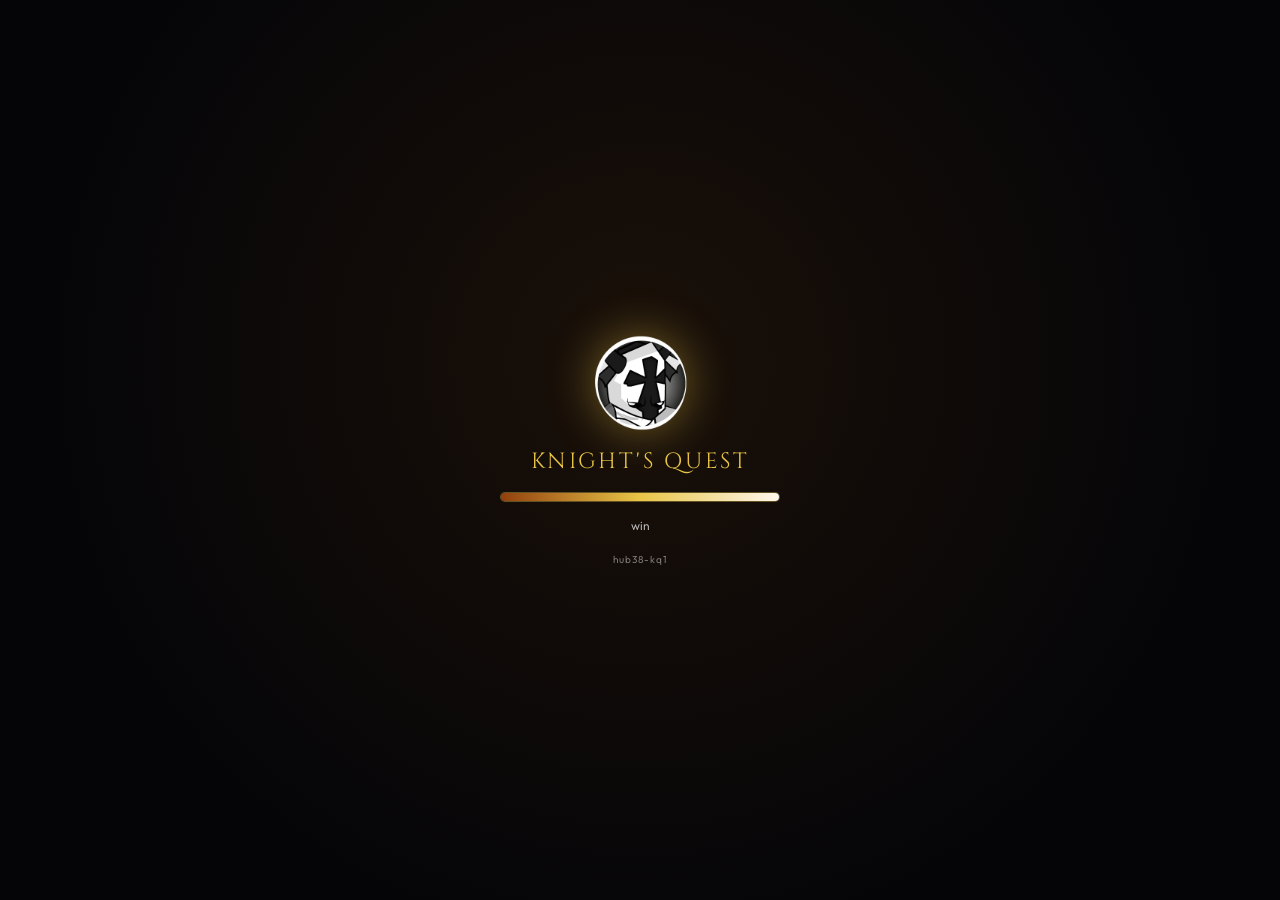
<file: games/knights-quest/index.html>
<!DOCTYPE html>
<html lang="es">
<head>
<meta charset="UTF-8">
<meta name="viewport" content="width=device-width, initial-scale=1.0, user-scalable=no">
<title>Knight's Quest — Infinity Studio</title>
<link rel="icon" href="assets/icon.png">
<style>
  @import url('https://fonts.googleapis.com/css2?family=Cinzel:wght@700;900&family=Outfit:wght@500;700;800&display=swap');
  :root{
    --gold:#E8C547; --gold2:#F5E6A3; --blood:#B91C1C; --ink:#07060C; --steel:#94A3B8;
  }
  *{margin:0;padding:0;box-sizing:border-box}
  body{
    height:100%;height:100dvh;max-height:100dvh;margin:0;
    display:flex;flex-direction:column;align-items:center;justify-content:flex-start;
    background:
      radial-gradient(ellipse at 50% 0%,#2a1a0a 0%,transparent 45%),
      radial-gradient(ellipse at 80% 80%,#1a0a12 0%,transparent 40%),
      #050508;
    font-family:Outfit,system-ui,sans-serif;overflow:auto;overscroll-behavior:contain;color:#fff;
    padding:0;touch-action:pan-y;
  }
  html{height:100%;height:100dvh}
  #stage{
    flex:1 1 auto;width:100%;min-height:0;display:flex;flex-direction:column;align-items:center;justify-content:center;
    padding:52px 8px 8px;box-sizing:border-box;
  }
  canvas{
    display:block;border-radius:12px;
    box-shadow:0 0 0 1px rgba(232,197,71,.35),0 0 0 3px rgba(0,0,0,.8),0 16px 40px rgba(0,0,0,.55);
    max-width:100%;max-height:100%;width:auto;height:auto;touch-action:none;cursor:crosshair;
  }
  #hud{
    position:fixed;top:0;left:0;right:0;width:100%;max-width:100vw;
    padding:6px 8px;padding-top:max(6px,env(safe-area-inset-top));
    display:flex;flex-wrap:wrap;align-items:center;justify-content:space-between;gap:6px;z-index:5;pointer-events:none;
    background:linear-gradient(180deg,rgba(5,5,8,.92),rgba(5,5,8,.55) 70%,transparent);
  }
  .pill{
    background:linear-gradient(180deg,rgba(20,14,8,.92),rgba(8,6,12,.88));
    border:1px solid rgba(232,197,71,.4);border-radius:999px;padding:5px 10px;
    font-size:11px;font-weight:800;backdrop-filter:blur(12px);box-shadow:inset 0 1px 0 rgba(255,255,255,.08);
    white-space:nowrap;
  }
  #muteBtn,#fsBtn{appearance:none}
  .pill.gold{color:var(--gold)}
  .pill.blood{color:#fca5a5}
  #bars{display:flex;flex-direction:column;gap:3px;min-width:100px;flex:1 1 120px;max-width:200px}
  .bar{height:7px;border-radius:99px;background:rgba(255,255,255,.1);overflow:hidden;border:1px solid rgba(255,255,255,.08)}
  .bar>i{display:block;height:100%;width:100%;border-radius:99px;transition:width .25s}
  #hpFill{background:linear-gradient(90deg,#7f1d1d,#ef4444,#fbbf24)}
  #feverFill{background:linear-gradient(90deg,#92400e,#E8C547,#fff7ed)}
  #hud-right{display:flex;flex-wrap:wrap;justify-content:flex-end;gap:6px;align-items:center}
  #toast{
    position:fixed;top:48px;left:50%;transform:translateX(-50%) translateY(-8px);opacity:0;
    pointer-events:none;z-index:8;font-family:Cinzel,serif;font-weight:900;font-size:clamp(16px,5vw,26px);
    letter-spacing:.06em;text-shadow:0 0 20px rgba(232,197,71,.8),0 4px 0 #000;transition:opacity .2s,transform .2s;
    max-width:92vw;text-align:center;
  }
  #toast.show{opacity:1;transform:translateX(-50%) translateY(0)}
  @media (max-width:520px){
    #hud{padding:4px 6px;padding-top:max(4px,env(safe-area-inset-top))}
    .pill{font-size:10px;padding:4px 8px}
    #stage{padding-top:64px}
  }
  #load{
    position:fixed;inset:0;display:flex;flex-direction:column;align-items:center;justify-content:center;
    background:radial-gradient(circle at 50% 40%,#1a1008,#050508 70%);z-index:30;gap:16px
  }
  #load.hide{opacity:0;pointer-events:none;transition:opacity .45s}
  #load img{width:96px;height:96px;filter:drop-shadow(0 0 24px rgba(232,197,71,.45))}
  #load-bar{width:min(280px,70vw);height:10px;background:#1c1410;border-radius:99px;overflow:hidden;border:1px solid rgba(232,197,71,.35)}
  #load-fill{height:100%;width:0;background:linear-gradient(90deg,#92400e,var(--gold),#fff7ed);transition:width .12s}
</style>
</head>
<body>
<div id="load">
  <img src="assets/icon.png" alt="" onerror="this.style.display='none'">
  <div style="font-family:Cinzel,serif;font-size:22px;letter-spacing:.12em;color:var(--gold)">KNIGHT'S QUEST</div>
  <div id="load-bar"><div id="load-fill"></div></div>
  <div id="load-txt" style="font-size:12px;opacity:.7">Forjando el arsenal teutónico…</div>
  <div id="build-tag" style="font-size:10px;opacity:.45;letter-spacing:.08em;margin-top:4px">hub38-kq1</div>
</div>
<div id="hud">
  <div class="pill"><span id="scoreVal">0</span> XP · BEST <span id="bestVal">0</span></div>
  <div id="bars">
    <div class="bar" title="HP"><i id="hpFill"></i></div>
    <div class="bar" title="Fever"><i id="feverFill" style="width:0%"></i></div>
  </div>
  <div id="hud-right">
    <button type="button" id="fsBtn" class="pill" style="pointer-events:auto;cursor:pointer;font:inherit;color:var(--gold)">PANTALLA</button>
    <button type="button" id="muteBtn" class="pill" style="pointer-events:auto;cursor:pointer;font:inherit;color:var(--gold)">SONIDO</button>
    <div class="pill gold">×<span id="multVal">1</span> · <span id="streakVal">0</span></div>
    <div class="pill blood">HP <span id="hpVal">3</span></div>
  </div>
</div>
<div id="toast"></div>
<div id="stage"><canvas id="c"></canvas></div>
<script src="../_shared/infinity-quiz-bank.js?v=q4"></script>
<script src="../_shared/infinity-arcade-run.js?v=r2"></script>
<script>
(async function () {
  const KQ_BUILD = 'hub38-kq1';
  const Run = window.InfinityArcadeRun;
  let resumeFrom = null;
  const canvas = document.getElementById('c');
  const ctx = canvas.getContext('2d');
  // Canvas forbids negative radii — a bad particle/FX must NEVER throw and kill the play loop.
  const _arc = CanvasRenderingContext2D.prototype.arc;
  CanvasRenderingContext2D.prototype.arc = function (x, y, r, ...rest) {
    return _arc.call(this, x, y, Math.max(0.1, Math.abs(+r || 0)), ...rest);
  };
  const _ellipse = CanvasRenderingContext2D.prototype.ellipse;
  if (_ellipse) {
    CanvasRenderingContext2D.prototype.ellipse = function (x, y, rx, ry, ...rest) {
      return _ellipse.call(
        this,
        x,
        y,
        Math.max(0.1, Math.abs(+rx || 0)),
        Math.max(0.1, Math.abs(+ry || 0)),
        ...rest
      );
    };
  }
  const loadFill = document.getElementById('load-fill');
  const loadTxt = document.getElementById('load-txt');
  const toastEl = document.getElementById('toast');
  let dpr = Math.min(window.devicePixelRatio || 1, 2);

  function resize() {
    const stage = document.getElementById('stage');
    const padX = 16;
    const padY = 8;
    const hudH = Math.max(48, (document.getElementById('hud')?.offsetHeight || 48) + 8);
    const availW = Math.max(280, Math.min((stage?.clientWidth || window.innerWidth) - padX, window.innerWidth - padX));
    const availH = Math.max(180, Math.min((stage?.clientHeight || window.innerHeight) - padY, window.innerHeight - hudH - padY));
    let cssW = availW;
    let cssH = Math.round(cssW * 0.5625);
    if (cssH > availH) {
      cssH = availH;
      cssW = Math.round(cssH / 0.5625);
    }
    dpr = Math.min(window.devicePixelRatio || 1, 2);
    canvas.style.width = cssW + 'px';
    canvas.style.height = cssH + 'px';
    canvas.width = Math.round(cssW * dpr);
    canvas.height = Math.round(cssH * dpr);
    ctx.setTransform(dpr, 0, 0, dpr, 0, 0);
  }
  resize();
  window.addEventListener('resize', resize);
  window.addEventListener('orientationchange', function () {
    setTimeout(resize, 120);
  });
  if (window.visualViewport) {
    window.visualViewport.addEventListener('resize', resize);
  }
  const W = () => Math.max(1, canvas.clientWidth || 0);
  const H = () => Math.max(1, canvas.clientHeight || 0);

  // ── LOAD ASSETS ──
  const manifest = await fetch('assets/manifest.json').then((r) => r.json());
  const FRAME = manifest.frame;
  const ANIMS = {};
  const imgs = {};
  const vfxImgs = {};

  let loaded = 0;
  const animKeys = Object.keys(manifest.anims);
  const vfxKeys = Object.keys(manifest.vfx || {});
  let total = animKeys.length;
  vfxKeys.forEach((k) => (total += manifest.vfx[k].frames || 0));

  function tickLoad(label) {
    loaded++;
    loadFill.style.width = Math.min(100, (loaded / total) * 100) + '%';
    if (label) loadTxt.textContent = label;
  }

  await Promise.all(
    animKeys.map(
      (key) =>
        new Promise((res, rej) => {
          const meta = manifest.anims[key];
          ANIMS[key] = { frames: meta.frames, fps: meta.fps || 12 };
          const img = new Image();
          img.onload = () => {
            imgs[key] = img;
            tickLoad(key);
            res();
          };
          img.onerror = () => {
            tickLoad('skip ' + key);
            res();
          };
          img.src = meta.file + '?v=full3';
        })
    )
  );

  for (const key of vfxKeys) {
    const meta = manifest.vfx[key];
    vfxImgs[key] = [];
    for (let i = 0; i < meta.frames; i++) {
      await new Promise((res) => {
        const img = new Image();
        img.onload = () => {
          vfxImgs[key].push(img);
          tickLoad(key);
          res();
        };
        img.onerror = () => {
          tickLoad(key);
          res();
        };
        img.src = meta.path + '/' + i + '.png?v=full3';
      });
    }
  }

  const cardImg = new Image();
  cardImg.src = 'assets/card.png';

  // Kenney Pixel Adventure UI (CC0) — parchment scroll + red ribbons
  const ui = {};
  const UI_MAP = {
    parch: 'tile_0000.png',
    parchFancy: 'tile_0006.png',
    ribbonL: 'tile_0043.png',
    ribbonM: 'tile_0044.png',
    ribbonR: 'tile_0045.png',
    bannerL: 'tile_0056.png',
    bannerM: 'tile_0057.png',
    bannerR: 'tile_0058.png',
    btnL: 'tile_0069.png',
    btnM: 'tile_0070.png',
    btnR: 'tile_0071.png'
  };
  loadTxt.textContent = 'Desplegando pergaminos…';
  await Promise.all(
    Object.keys(UI_MAP).map(
      (key) =>
        new Promise((res) => {
          const img = new Image();
          img.onload = () => {
            ui[key] = img;
            res();
          };
          img.onerror = () => res();
          img.src = 'assets/ui/' + UI_MAP[key] + '?v=ui3';
        })
    )
  );

  // Skeleton Chibi enemies (Segel2D) — idle / attack / hurt / dead
  const ENEMY_SKELS = ['skel01', 'skel02', 'skel03'];
  const ENEMY_ANIMS = ['idle', 'attack', 'hurt', 'dead'];
  const ENEMY_FRAMES = 8;
  const enemyImgs = {};
  loadTxt.textContent = 'Invocando esqueletos chibi…';
  await Promise.all(
    ENEMY_SKELS.flatMap((skel) => {
      enemyImgs[skel] = {};
      return ENEMY_ANIMS.map(
        (anim) =>
          new Promise((res) => {
            const frames = [];
            let left = ENEMY_FRAMES;
            for (let i = 0; i < ENEMY_FRAMES; i++) {
              const img = new Image();
              img.onload = img.onerror = () => {
                left--;
                if (left <= 0) {
                  enemyImgs[skel][anim] = frames;
                  res();
                }
              };
              img.src = 'assets/enemies/' + skel + '/' + anim + '/' + i + '.png?v=skel3';
              frames[i] = img;
            }
          })
      );
    })
  );

  // Prefetch SFX WAVs
  const SFX_NAMES = [
    'slash', 'hit', 'heavy', 'fireball', 'explode', 'ok', 'perfect', 'bad',
    'fever', 'boss', 'win', 'lose', 'tick', 'tickUrgent', 'hoof', 'click', 'start', 'ambient'
  ];
  const sfxRaw = {};
  loadTxt.textContent = 'Cargando sonidos de combate…';
  await Promise.all(
    SFX_NAMES.map(async (name) => {
      try {
        const res = await fetch('assets/sfx/' + name + '.wav?v=sfx4');
        if (res.ok) sfxRaw[name] = await res.arrayBuffer();
      } catch (_) {}
      tickLoad(name);
    })
  );

  console.info('[KQ]', KQ_BUILD);
  document.getElementById('load').classList.add('hide');
  setTimeout(() => document.getElementById('load')?.remove(), 500);

  // ── AUDIO ENGINE (WAV samples + fallback) ──
  const AudioCtx = window.AudioContext || window.webkitAudioContext;
  let actx = null;
  let master = null;
  let muted = false; // never boot silent — mute is a button, not a stuck flag
  let ambientSrc = null;
  let ambientGain = null;
  let lastTickSec = -1;
  const sfxBuf = {};
  let sfxReady = false;

  let sfxLoadPromise = null;
  async function ensureAudio() {
    if (!actx) {
      actx = new AudioCtx();
      master = actx.createGain();
      master.gain.value = muted ? 0 : 0.9;
      master.connect(actx.destination);
    }
    if (actx.state === 'suspended') {
      try {
        await actx.resume();
      } catch (_) {}
    }
    if (!sfxReady) {
      if (!sfxLoadPromise) {
        sfxLoadPromise = Promise.all(
          Object.keys(sfxRaw).map(async (name) => {
            try {
              sfxBuf[name] = await actx.decodeAudioData(sfxRaw[name].slice(0));
            } catch (_) {}
          })
        ).then(() => {
          sfxReady = true;
        });
      }
      try {
        await sfxLoadPromise;
      } catch (_) {
        sfxReady = true;
      }
    }
    return actx;
  }

  function setMuted(m) {
    muted = !!m;
    localStorage.setItem('kq_mute', muted ? '1' : '0');
    if (master) master.gain.value = muted ? 0 : 0.9;
    if (ambientGain) ambientGain.gain.value = muted ? 0 : 0.22;
    const b = document.getElementById('muteBtn');
    if (b) b.textContent = muted ? 'SONIDO OFF' : 'SONIDO ON';
  }

  function playBuf(name, opts) {
    const buf = sfxBuf[name];
    if (!buf || !actx || !master) return false;
    const src = actx.createBufferSource();
    src.buffer = buf;
    src.loop = !!(opts && opts.loop);
    const g = actx.createGain();
    g.gain.value = (opts && opts.gain != null ? opts.gain : 1) * (muted ? 0 : 1);
    src.connect(g);
    g.connect(master);
    src.start();
    if (opts && opts.loop) return { src, g };
    return true;
  }

  function startAmbient() {
    if (ambientSrc || muted) return;
    const looped = playBuf('ambient', { loop: true, gain: 0.22 });
    if (looped && looped.src) {
      ambientSrc = looped.src;
      ambientGain = looped.g;
      return;
    }
    // procedural bed if WAV missing (same idea as Thief)
    if (!actx || !master) return;
    const t0 = actx.currentTime;
    const o = actx.createOscillator();
    const g = actx.createGain();
    o.type = 'sine';
    o.frequency.value = 55;
    g.gain.value = 0.04;
    o.connect(g);
    g.connect(master);
    o.start(t0);
    ambientSrc = o;
    ambientGain = g;
  }

  function tone(freq, dur, type, gain, slideTo) {
    if (!actx || !master || muted) return;
    const t0 = actx.currentTime;
    const o = actx.createOscillator();
    const g = actx.createGain();
    o.type = type || 'sine';
    o.frequency.setValueAtTime(freq, t0);
    if (slideTo) o.frequency.exponentialRampToValueAtTime(Math.max(40, slideTo), t0 + dur);
    g.gain.setValueAtTime(0.0001, t0);
    g.gain.exponentialRampToValueAtTime(gain || 0.12, t0 + 0.02);
    g.gain.exponentialRampToValueAtTime(0.0001, t0 + dur);
    o.connect(g);
    g.connect(master);
    o.start(t0);
    o.stop(t0 + dur + 0.02);
  }

  function noiseBurst(dur, gain, hpFreq) {
    if (!actx || !master || muted) return;
    const n = Math.floor(actx.sampleRate * dur);
    const buf = actx.createBuffer(1, n, actx.sampleRate);
    const data = buf.getChannelData(0);
    for (let i = 0; i < n; i++) data[i] = (Math.random() * 2 - 1) * (1 - i / n);
    const src = actx.createBufferSource();
    src.buffer = buf;
    const g = actx.createGain();
    const f = actx.createBiquadFilter();
    f.type = 'highpass';
    f.frequency.value = hpFreq || 400;
    g.gain.value = gain || 0.08;
    src.connect(f);
    f.connect(g);
    g.connect(master);
    src.start();
  }

  function sfxFallback(kind) {
    if (kind === 'slash' || kind === 'hit') {
      noiseBurst(0.1, 0.12, 250);
      tone(160, 0.1, 'triangle', 0.08, 70);
    } else if (kind === 'heavy' || kind === 'explode') {
      noiseBurst(0.18, 0.14, 120);
      tone(90, 0.22, 'sawtooth', 0.08, 40);
    } else if (kind === 'fireball') {
      noiseBurst(0.16, 0.1, 400);
      tone(280, 0.2, 'sawtooth', 0.07, 90);
    } else if (kind === 'ok') {
      tone(440, 0.08, 'triangle', 0.08);
      tone(660, 0.1, 'sine', 0.05);
    } else if (kind === 'perfect') {
      tone(523, 0.08, 'triangle', 0.09);
      tone(784, 0.12, 'sine', 0.07);
      tone(1046, 0.14, 'sine', 0.05);
    } else if (kind === 'bad') {
      tone(180, 0.2, 'sawtooth', 0.08, 90);
      noiseBurst(0.15, 0.07, 200);
    } else if (kind === 'fever') {
      tone(220, 0.25, 'sine', 0.08, 440);
      tone(330, 0.3, 'triangle', 0.05, 660);
    } else if (kind === 'boss') {
      tone(80, 0.35, 'sawtooth', 0.09);
      tone(160, 0.25, 'square', 0.05);
    } else if (kind === 'win') {
      [440, 554, 659, 880].forEach((f, i) => setTimeout(() => tone(f, 0.18, 'triangle', 0.08), i * 90));
    } else if (kind === 'lose') {
      tone(300, 0.35, 'sawtooth', 0.07, 80);
      setTimeout(() => tone(160, 0.4, 'triangle', 0.05, 60), 120);
    } else if (kind === 'tick') {
      tone(720, 0.03, 'square', 0.04);
    } else if (kind === 'tickUrgent') {
      tone(980, 0.04, 'square', 0.06);
    } else if (kind === 'hoof') {
      tone(90, 0.06, 'triangle', 0.06);
      noiseBurst(0.05, 0.05, 80);
    } else if (kind === 'click') {
      tone(880, 0.04, 'square', 0.05);
    } else if (kind === 'start') {
      tone(200, 0.2, 'sine', 0.08, 500);
      noiseBurst(0.2, 0.06, 500);
    } else {
      tone(500, 0.06, 'sine', 0.05);
    }
  }

  function sfx(kind) {
    ensureAudio().then(() => {
      startAmbient();
      if (muted && kind !== 'click') return;
      const map = {
        hit: 'hit',
        slash: 'slash',
        heavy: 'heavy',
        fireball: 'fireball',
        explode: 'explode',
        ok: 'ok',
        perfect: 'perfect',
        bad: 'bad',
        fever: 'fever',
        boss: 'boss',
        win: 'win',
        lose: 'lose',
        tick: 'tick',
        tickUrgent: 'tickUrgent',
        hoof: 'hoof',
        click: 'click',
        start: 'start'
      };
      const file = map[kind] || kind;
      const gains = {
        ambient: 0.22,
        slash: 0.85,
        hit: 0.9,
        heavy: 1,
        fireball: 0.85,
        explode: 1,
        perfect: 0.8,
        fever: 0.75,
        boss: 0.9,
        hoof: 0.55,
        tick: 0.4,
        tickUrgent: 0.55,
        click: 0.45
      };
      if (!playBuf(file, { gain: gains[file] != null ? gains[file] : 0.8 })) {
        sfxFallback(kind);
      }
    });
  }

  document.getElementById('muteBtn')?.addEventListener('click', () => {
    ensureAudio().then(() => {
      setMuted(!muted);
      if (!muted) startAmbient();
      else if (ambientSrc) {
        try {
          ambientSrc.stop();
        } catch (_) {}
        ambientSrc = null;
        ambientGain = null;
      }
    });
  });
  setMuted(muted);

  function isDocFullscreen() {
    return !!(document.fullscreenElement || document.webkitFullscreenElement);
  }
  function syncFsBtn() {
    const b = document.getElementById('fsBtn');
    if (b) b.textContent = isDocFullscreen() ? 'SALIR FS' : 'PANTALLA';
  }
  async function toggleGameFullscreen() {
    try {
      if (isDocFullscreen()) {
        const exit = document.exitFullscreen || document.webkitExitFullscreen;
        if (exit) await exit.call(document);
      } else {
        const root = document.documentElement;
        const req = root.requestFullscreen || root.webkitRequestFullscreen;
        if (req) await req.call(root);
        else if (window.parent && window.parent !== window) {
          window.parent.postMessage({ type: 'knight-request-fullscreen' }, '*');
        }
      }
    } catch (_) {
      if (window.parent && window.parent !== window) {
        window.parent.postMessage({ type: 'knight-request-fullscreen' }, '*');
      }
    }
    setTimeout(syncFsBtn, 80);
  }
  document.getElementById('fsBtn')?.addEventListener('click', toggleGameFullscreen);
  document.addEventListener('fullscreenchange', syncFsBtn);
  document.addEventListener('webkitfullscreenchange', syncFsBtn);
  syncFsBtn();
  window.addEventListener('message', (ev) => {
    if (ev?.data?.type === 'knight-fs-changed') syncFsBtn();
  });

  // ── QUESTIONS (shared bank: linkers / tenses / phrasals, random rotate) ──
  const quizRotator =
    typeof InfinityQuizBank !== 'undefined'
      ? InfinityQuizBank.createRotator({ flavor: 'knight', cats: ['linker', 'tense', 'phrasal', 'mixed'] })
      : null;
  const QUESTIONS_FALLBACK = [
    { prompt: '[LINKER] El cliente llama molesto. ___ , quiero ayudarte.', correct: 'however', wrong: ['idk', 'like', 'um...'], cat: 'linker' }
  ];
  function nextQuestion() {
    if (quizRotator) return quizRotator.next();
    return QUESTIONS_FALLBACK[0];
  }

  const ENEMY_TYPES = [
    { name: 'Bone of Confusion', kind: 'skel', skel: 'skel03', color: '#e2e8f0', hp: 2, wrongWord: 'idk', xp: 100 },
    { name: 'Skull of Hesitation', kind: 'skel', skel: 'skel02', color: '#cbd5e1', hp: 2, wrongWord: 'um...', xp: 120 },
    { name: 'Bone of Slang', kind: 'skel', skel: 'skel01', color: '#f5e6a3', hp: 3, wrongWord: 'and stuff', xp: 140 },
    { name: 'Horned Muletilla', kind: 'skel', skel: 'skel02', color: '#fb923c', hp: 3, wrongWord: 'you know', xp: 160 },
    { name: 'Cleaver of Doubt', kind: 'skel', skel: 'skel01', color: '#f87171', hp: 4, wrongWord: 'like', xp: 200 },
    { name: 'BOSS: Babel Bone Lord', kind: 'skel', skel: 'skel01', color: '#E8C547', hp: 6, wrongWord: 'whatever', xp: 400, boss: true }
  ];

  // ── STATE ──
  const STATES = { MENU: 'menu', STORY: 'story', PLAY: 'play', ENDING: 'ending', RESULTS: 'results' };
  let gameState = STATES.MENU;
  let storyPage = 0;
  let endingPage = 0;
  const STORY_PAGES = [
    {
      chapter: 'CAPÍTULO I',
      title: 'La Orden del Linker',
      lines: [
        'Sir Albrecht no falló por falta de inglés.',
        'Falló por presión: una llamada, un cliente,',
        'y la cadena se rompió en silencio.'
      ]
    },
    {
      chapter: 'CAPÍTULO II',
      title: 'Babel despierta',
      lines: [
        'De esa grieta nació Babel:',
        'muletillas, dudas y palabras vacías',
        'que envenenan cada conversación real.'
      ]
    },
    {
      chapter: 'CAPÍTULO III',
      title: 'La espada de la precisión',
      lines: [
        'La Orden le entrega una misión:',
        'reconstruir la cadena linker bajo fuego.',
        'Cada respuesta correcta corta la niebla.'
      ]
    },
    {
      chapter: 'MISIÓN',
      title: 'Diez asedios',
      lines: [
        'Bosses en la ronda 5 y 10.',
        'Racha, fever y montura: no son adorno.',
        'Son la voz que Albrecht debe recuperar.',
        '',
        'Tocá para entrar al campo.'
      ]
    }
  ];
  function endingPages(won) {
    if (won) {
      return [
        {
          chapter: 'EPÍLOGO',
          title: 'La voz vuelve',
          lines: [
            'Babel cae. La niebla se abre.',
            'Albrecht no grita victoria:',
            'habla claro. Y el cliente escucha.'
          ]
        },
        {
          chapter: 'FIN',
          title: 'Cadena restaurada',
          lines: [
            'La Orden registra su nombre.',
            'LINK · IDEA · LINK no es un lema.',
            'Es la prueba de que aguantó la presión.'
          ]
        }
      ];
    }
    return [
      {
        chapter: 'EPÍLOGO',
        title: 'La niebla gana… por ahora',
        lines: [
          'Albrecht cae. Babel se ríe.',
          'Pero la Orden no entierra a sus caballeros:',
          'los vuelve a levantar.'
        ]
      },
      {
        chapter: 'CONTINÚA',
        title: 'Otra carga',
        lines: [
          'La cadena aún se puede forjar.',
          'Levantate. Elegí mejor. Cortá más limpio.',
          'Tocá para ver tu resultado.'
        ]
      }
    ];
  }
  let enemy = null;
  let currentQ = null;
  let options = [];
  /** PLAY Q&A state machine — no after()/resume spaghetti. */
  const quiz = {
    phase: 'ready', // 'ready' | 'resolving' | 'advance'
    locked: false,
    born: 0,
    phaseAt: 0,
    pendingKill: false,
    advancing: false
  };
  let frameCount = 0;
  let bgScroll = 0;
  let roundCount = 0;
  let questionsAnswered = 0;
  let floatingTexts = [];
  let fxList = [];
  let particles = [];
  let shake = 0;
  let hitstop = 0;
  let flash = 0;
  let mouseX = 0,
    mouseY = 0;
  let timerMax = 10;
  let fever = 0;
  let mounted = false;
  let best = +localStorage.getItem('kq_best') || 0;
  let flowGen = 0;
  const pendingTimers = new Set();
  document.getElementById('bestVal').textContent = best;

  function clearPendingTimers() {
    pendingTimers.forEach((id) => clearTimeout(id));
    pendingTimers.clear();
  }
  /** Cosmetics only (ending / pose). Quiz advance is frame-driven via tickQuiz. */
  function after(ms, fn) {
    const gen = flowGen;
    const id = setTimeout(() => {
      pendingTimers.delete(id);
      if (gen !== flowGen) return;
      try {
        fn();
      } catch (err) {
        console.error('[KQ timer]', err);
      }
    }, ms);
    pendingTimers.add(id);
    return id;
  }
  function bumpFlow() {
    flowGen++;
    clearPendingTimers();
  }
  /** Attack/hurt oneshot finished → end resolving early (wall 700ms also ends it). */
  function quizOnActionDone() {
    if (gameState !== STATES.PLAY || knight.state === 'die') return;
    if (quiz.phase === 'resolving') endResolving('anim-done');
  }

  function toast(msg, ms) {
    if (!toastEl) return;
    toastEl.textContent = msg;
    toastEl.classList.add('show');
    clearTimeout(toastEl._t);
    toastEl._t = setTimeout(() => toastEl.classList.remove('show'), ms || 900);
  }

  function mult() {
    return Math.min(8, 1 + Math.floor(knight.streak / 2));
  }
  function feverMax() {
    return 100;
  }

  // ── HELPERS ──
  function roundRect(c, x, y, w, h, r) {
    if (!(w > 0) || !(h > 0)) return;
    const rr = Math.max(0, Math.min(r, w / 2, h / 2));
    c.beginPath();
    c.moveTo(x + rr, y);
    c.arcTo(x + w, y, x + w, y + h, rr);
    c.arcTo(x + w, y + h, x, y + h, rr);
    c.arcTo(x, y + h, x, y, rr);
    c.arcTo(x, y, x + w, y, rr);
    c.closePath();
  }

  function spawnFx(kind, x, y, scale, rot) {
    if (!vfxImgs[kind]?.length) return;
    fxList.push({ kind, x, y, scale: scale || 1, rot: rot || 0, frame: 0, tick: 0 });
  }
  function burst(x, y, color, n) {
    for (let i = 0; i < (n || 14); i++) {
      particles.push({
        x,
        y,
        vx: (Math.random() - 0.5) * 8,
        vy: -Math.random() * 6 - 1,
        life: 1,
        r: 2 + Math.random() * 4,
        color
      });
    }
  }
  function addText(x, y, text, color, size) {
    floatingTexts.push({ x, y, text, color, life: 1, vy: -1.8, size: size || 1 });
  }

  // ── KNIGHT ──
  const knight = {
    x: 0,
    y: 0,
    anim: 'idle',
    frame: 0,
    tick: 0,
    hp: 3,
    maxHp: 3,
    score: 0,
    streak: 0,
    state: 'idle',
    invincible: 0,
    lunge: 0,
    draw() {
      let key = this.anim;
      if (mounted && (key === 'idle' || key === 'idle_b')) key = 'horse_idle';
      const a = ANIMS[key];
      const img = imgs[key];
      if (!a || !img?.complete) return;
      const f = Math.floor(this.frame) % a.frames;
      const scale = (H() * (mounted ? 0.54 : 0.48)) / FRAME.h;
      const dw = FRAME.w * scale;
      const dh = FRAME.h * scale;
      const ox = this.lunge;
      ctx.save();
      // ground shadow
      ctx.fillStyle = 'rgba(0,0,0,0.35)';
      ctx.beginPath();
      ctx.ellipse(this.x + ox, this.y + 4, dw * 0.28, dh * 0.04, 0, 0, Math.PI * 2);
      ctx.fill();
      if (this.invincible > 0 && Math.floor(this.invincible / 3) % 2 === 0) ctx.globalAlpha = 0.35;
      if (fever > 70) {
        ctx.shadowColor = '#E8C547';
        ctx.shadowBlur = 18;
      }
      ctx.drawImage(img, f * FRAME.w, 0, FRAME.w, FRAME.h, this.x + ox - dw / 2, this.y - dh, dw, dh);
      ctx.restore();
    },
    update() {
      if (this.lunge > 0) this.lunge *= 0.82;
      const key =
        mounted && (this.anim === 'idle' || this.anim === 'idle_b') ? 'horse_idle' : this.anim;
      const a = ANIMS[key];
      if (!a) return;
      this.tick++;
      if (this.tick >= 60 / a.fps) {
        this.tick = 0;
        this.frame++;
        const done = this.frame >= a.frames;
        if (done) {
          if (['attack', 'attack_b', 'attack_c', 'attack_d', 'attack_e', 'kick', 'air_a', 'air_b', 'fireball', 'run_attack', 'horse_atk', 'horse_atk_b', 'arrow', 'throw', 'dash', 'dash_back', 'roll', 'slide', 'jump', 'duck', 'suspicious', 'shield', 'block'].includes(this.state)) {
            this.state = 'idle';
            this.setAnim(mounted ? 'horse_idle' : Math.random() > 0.5 ? 'idle' : 'idle_b');
            quizOnActionDone();
          } else if (this.state === 'hurt') {
            this.state = 'idle';
            this.setAnim(fever < 30 && Math.random() > 0.6 ? 'hurt_idle' : 'idle');
            quizOnActionDone();
          } else if (this.state === 'die') {
            this.frame = a.frames - 1;
          } else if (this.state === 'win' || this.state === 'greet' || this.state === 'guard') {
            if (this.state === 'greet' || this.state === 'guard') {
              this.state = 'idle';
              this.setAnim('idle');
            } else this.frame = 0;
          } else if (this.state === 'block') {
            this.state = 'idle';
            this.setAnim('idle');
          } else this.frame = 0;
        }
      }
      if (this.invincible > 0) this.invincible--;
    },
    setAnim(name, force) {
      if (!ANIMS[name] || !imgs[name]?.complete) name = 'idle';
      if (this.anim === name && !force) return;
      this.anim = name;
      this.frame = 0;
      this.tick = 0;
    },
    pickAttack() {
      if (mounted) return Math.random() > 0.5 ? 'horse_atk' : 'horse_atk_b';
      if (fever >= 85) return ['fireball', 'attack_e', 'arrow', 'throw'][(Math.random() * 4) | 0];
      if (knight.streak >= 6) return ['attack_c', 'attack_d', 'air_a', 'air_b', 'kick', 'run_attack', 'slide'][(Math.random() * 7) | 0];
      if (knight.streak >= 3) return ['attack_b', 'attack_c', 'kick', 'roll', 'jump'][(Math.random() * 5) | 0];
      return Math.random() > 0.5 ? 'attack' : 'attack_b';
    },
    doAttack(perfect) {
      if (this.state === 'die') return;
      const atk = this.pickAttack();
      this.state = atk;
      this.setAnim(atk, true);
      this.lunge = W() * 0.08;
      const ex = this.x + W() * 0.18;
      const ey = this.y - H() * 0.28;
      if (atk === 'fireball') {
        spawnFx('fireball', ex, ey, 1.1);
        sfx('fireball');
      } else if (atk.includes('horse')) {
        spawnFx('slam', ex + 20, this.y - 10, 1.2);
        sfx('heavy');
        sfx('hoof');
      } else if (atk === 'kick' || atk === 'dash') {
        spawnFx('smoke', this.x, this.y - 20, 0.9);
        sfx('heavy');
      } else {
        spawnFx('slash', ex, ey, perfect ? 1.25 : 1);
        sfx('slash');
      }
      if (perfect) spawnFx('spin', ex, ey - 20, 0.7);
    },
    doHurt() {
      if (this.state === 'die') return;
      this.hp--;
      this.invincible = 70;
      this.streak = 0;
      fever = Math.max(0, fever - 25);
      mounted = false;
      this.state = 'hurt';
      this.setAnim(Math.random() > 0.55 ? 'hurt' : 'dash_back', true);
      if (this.anim === 'dash_back') this.state = 'dash_back';
      shake = 16;
      flash = 10;
      spawnFx('smoke', this.x, this.y - H() * 0.2, 0.8);
      updateHUD();
      if (this.hp <= 0) {
        this.state = 'die';
        this.setAnim(Math.random() > 0.5 ? 'die' : 'die_b', true);
        quiz.locked = true;
        quiz.phase = 'ready';
        options = [];
        after(2400, () => setState(STATES.ENDING));
      }
    },
    doWin() {
      this.state = 'win';
      this.setAnim('dance');
      mounted = false;
    }
  };

  // ── ENEMY ──
  class Enemy {
    constructor(type) {
      this.type = type;
      this.skel = type.skel || 'skel01';
      this.x = W() * 0.74;
      this.y = H() * 0.72;
      this.w = H() * (type.boss ? 0.34 : 0.28);
      this.h = H() * (type.boss ? 0.38 : 0.32);
      this.hp = type.hp;
      this.maxHp = type.hp;
      this.shaking = 0;
      this.dead = false;
      this.alpha = 1;
      this.particles = [];
      this.anim = 'idle';
      this.frame = 0;
      this.animT = 0;
      this.fps = type.boss ? 11 : 10;
      this.animOnce = false;
      this.fadeAfterDead = false;
    }
    framesFor(anim) {
      const pack = enemyImgs[this.skel];
      if (!pack) return null;
      const frames = pack[anim];
      if (!frames || !frames.length) return null;
      const ready = frames.filter((img) => img && img.complete && img.naturalWidth > 0);
      return ready.length ? ready : null;
    }
    setAnim(name, once) {
      if (this.anim === name && !once) return;
      this.anim = name;
      this.frame = 0;
      this.animT = 0;
      this.animOnce = !!once;
    }
    draw() {
      if (this.dead && this.alpha <= 0) return;
      ctx.save();
      ctx.globalAlpha = this.alpha;
      const sk = this.shaking > 0 ? Math.sin(this.shaking * 0.9) * 7 : 0;
      const x = this.x + sk;
      const bob = this.dead ? 0 : Math.sin(frameCount * 0.05) * 3;
      const y = this.y + bob;

      ctx.fillStyle = 'rgba(0,0,0,0.28)';
      ctx.beginPath();
      ctx.ellipse(x, y + 4, this.w * 0.32, this.h * 0.035, 0, 0, Math.PI * 2);
      ctx.fill();

      const frames = this.framesFor(this.anim) || this.framesFor('idle');
      if (frames) {
        const img = frames[Math.min(this.frame, frames.length - 1)];
        const dw = this.w;
        const dh = this.h;
        ctx.save();
        // Face the knight (left)
        ctx.translate(x, y);
        ctx.scale(-1, 1);
        if (this.type.boss) {
          ctx.shadowColor = '#E8C547';
          ctx.shadowBlur = 18;
        }
        ctx.drawImage(img, -dw / 2, -dh * 0.92, dw, dh);
        ctx.restore();
      } else {
        this.drawSkelFallback(x, y);
      }

      // Compact HP + wrong-word chip glued above the head (no mid-stage float)
      const headY = y - this.h * 0.92;
      const bw = Math.min(this.w * 0.9, W() * 0.2),
        bh = 5;
      const hpY = headY - bh - 6;
      ctx.fillStyle = 'rgba(0,0,0,0.5)';
      roundRect(ctx, x - bw / 2, hpY, bw, bh, 3);
      ctx.fill();
      ctx.fillStyle = this.type.boss ? '#E8C547' : '#ef4444';
      roundRect(ctx, x - bw / 2, hpY, bw * (this.hp / this.maxHp), bh, 3);
      ctx.fill();

      const word = this.type.wrongWord || '';
      ctx.font = `bold ${Math.max(10, H() * 0.017)}px monospace`;
      const labelH = Math.max(14, H() * 0.026);
      const labelW = Math.min(this.w * 1.0, Math.max(bw, ctx.measureText(word).width + 12));
      const labelY = hpY - labelH - 4;
      ctx.fillStyle = 'rgba(0,0,0,0.7)';
      roundRect(ctx, x - labelW / 2, labelY, labelW, labelH, 4);
      ctx.fill();
      ctx.strokeStyle = this.type.color;
      ctx.lineWidth = 1.2;
      roundRect(ctx, x - labelW / 2, labelY, labelW, labelH, 4);
      ctx.stroke();
      ctx.fillStyle = '#fecaca';
      ctx.textAlign = 'center';
      ctx.textBaseline = 'middle';
      ctx.fillText(word, x, labelY + labelH / 2);

      if (this.type.boss) {
        ctx.fillStyle = '#E8C547';
        ctx.font = `900 ${H() * 0.016}px Cinzel,serif`;
        ctx.textAlign = 'center';
        ctx.fillText('BOSS', x, labelY - 8);
      }

      this.particles.forEach((p) => {
        const rad = Math.max(0.1, (p.r || 2) * Math.max(0, p.life));
        ctx.globalAlpha = Math.max(0, p.life) * this.alpha;
        ctx.fillStyle = p.color;
        ctx.beginPath();
        ctx.arc(p.x, p.y, rad, 0, Math.PI * 2);
        ctx.fill();
      });
      ctx.restore();
    }
    drawSkelFallback(x, y) {
      ctx.strokeStyle = '#f1f5f9';
      ctx.fillStyle = '#e2e8f0';
      ctx.lineWidth = 2;
      ctx.beginPath();
      ctx.arc(x, y - this.h * 0.35, this.w * 0.22, 0, Math.PI * 2);
      ctx.fill();
      ctx.fillStyle = '#0f172a';
      ctx.beginPath();
      ctx.ellipse(x - 8, y - this.h * 0.38, 5, 7, 0, 0, Math.PI * 2);
      ctx.ellipse(x + 8, y - this.h * 0.38, 5, 7, 0, 0, Math.PI * 2);
      ctx.fill();
      ctx.strokeStyle = '#cbd5e1';
      ctx.beginPath();
      ctx.moveTo(x, y - this.h * 0.15);
      ctx.lineTo(x, y + this.h * 0.05);
      ctx.stroke();
    }
    update() {
      if (this.shaking > 0) this.shaking--;
      const frames = this.framesFor(this.anim);
      const n = frames ? frames.length : ENEMY_FRAMES;
      this.animT++;
      if (this.animT >= Math.max(2, Math.round(60 / this.fps))) {
        this.animT = 0;
        if (this.animOnce) {
          if (this.frame < n - 1) this.frame++;
          else if (this.anim === 'dead') this.fadeAfterDead = true;
          else if (this.anim === 'hurt' || this.anim === 'attack') {
            if (!this.dead) this.setAnim('idle');
          }
        } else {
          this.frame = (this.frame + 1) % n;
        }
      }
      if (this.dead && this.fadeAfterDead) this.alpha -= 0.04;
      else if (this.dead && !frames) this.alpha -= 0.03;

      if (!this.dead && this.anim === 'idle' && Math.random() < 0.003) {
        this.setAnim('attack', true);
      }

      this.particles = this.particles.filter((p) => {
        p.x += p.vx;
        p.y += p.vy;
        p.vy += 0.15;
        p.life -= 0.035;
        return p.life > 0;
      });
    }
    hit(dmg) {
      this.hp -= dmg;
      this.shaking = 16;
      for (let i = 0; i < 16; i++) {
        this.particles.push({
          x: this.x,
          y: this.y - this.h * 0.35,
          vx: (Math.random() - 0.5) * 7,
          vy: -Math.random() * 5,
          color: this.type.color,
          r: 3 + Math.random() * 4,
          life: 1
        });
      }
      if (this.hp <= 0) {
        this.dead = true;
        this.setAnim('dead', true);
        spawnFx('explosion', this.x, this.y - this.h * 0.3, this.type.boss ? 1.5 : 1.1);
        spawnFx('slam', this.x, this.y + 10, 1);
        burst(this.x, this.y - this.h * 0.3, this.type.color, 24);
        return true;
      }
      this.setAnim('hurt', true);
      return false;
    }
  }

  // ── BACKGROUND HIGH-END ──
  function drawBG() {
    const w = W(),
      h = H(),
      t = frameCount;
    const sky = ctx.createLinearGradient(0, 0, 0, h);
    sky.addColorStop(0, '#05040a');
    sky.addColorStop(0.35, '#1a0f18');
    sky.addColorStop(0.65, '#2a1830');
    sky.addColorStop(1, '#1a2a1a');
    ctx.fillStyle = sky;
    ctx.fillRect(0, 0, w, h);

    // moon + rays
    const mx = w * 0.82,
      my = h * 0.14,
      mr = h * 0.075;
    const glow = ctx.createRadialGradient(mx, my, 0, mx, my, mr * 4);
    glow.addColorStop(0, 'rgba(253,230,138,0.35)');
    glow.addColorStop(0.4, 'rgba(232,197,71,0.1)');
    glow.addColorStop(1, 'transparent');
    ctx.fillStyle = glow;
    ctx.beginPath();
    ctx.arc(mx, my, mr * 4, 0, Math.PI * 2);
    ctx.fill();
    ctx.fillStyle = '#fff7ed';
    ctx.beginPath();
    ctx.arc(mx, my, mr, 0, Math.PI * 2);
    ctx.fill();
    ctx.fillStyle = '#1a0f18';
    ctx.beginPath();
    ctx.arc(mx + mr * 0.35, my - mr * 0.12, mr * 0.85, 0, Math.PI * 2);
    ctx.fill();
    ctx.save();
    ctx.globalAlpha = 0.08;
    for (let i = 0; i < 6; i++) {
      ctx.fillStyle = '#F5E6A3';
      ctx.beginPath();
      ctx.moveTo(mx, my);
      ctx.arc(mx, my, h * 0.7, -0.9 + i * 0.12, -0.82 + i * 0.12);
      ctx.fill();
    }
    ctx.restore();

    // stars
    for (let i = 0; i < 70; i++) {
      const sx = ((i * 97) % 100) / 100,
        sy = ((i * 53) % 50) / 100;
      const tw = 0.3 + 0.7 * ((Math.sin(t * 0.05 + i) + 1) / 2);
      ctx.globalAlpha = 0.2 + tw * 0.8;
      ctx.fillStyle = i % 6 === 0 ? '#E8C547' : '#fff';
      ctx.fillRect(w * sx, h * sy * 0.5, tw > 0.8 ? 2 : 1, tw > 0.8 ? 2 : 1);
    }
    ctx.globalAlpha = 1;

    const scroll = (bgScroll * 0.2) % w;
    // far ruins
    ctx.fillStyle = '#120c18';
    for (let i = 0; i < 8; i++) {
      const bx = ((i * 140 - scroll * 0.3) % (w + 160)) - 40;
      const bh = 40 + ((i * 37) % 80);
      ctx.fillRect(bx, h * 0.55 - bh, 28 + (i % 3) * 10, bh);
      if (i % 2 === 0) {
        ctx.fillStyle = 'rgba(232,197,71,0.25)';
        ctx.fillRect(bx + 8, h * 0.55 - bh + 16, 6, 8);
        ctx.fillStyle = '#120c18';
      }
    }

    drawCastle(w * 0.58, h * 0.28, w * 0.4, h * 0.54, 0.7);
    drawCemetery(w * 0.01, h * 0.52, w * 0.38, h * 0.3, t);
    drawCastle(w * 0.02, h * 0.4, w * 0.24, h * 0.42, 0.95);

    // fog
    const fog = ctx.createLinearGradient(0, h * 0.5, 0, h * 0.82);
    fog.addColorStop(0, 'rgba(148,163,184,0)');
    fog.addColorStop(0.5, 'rgba(148,163,184,0.1)');
    fog.addColorStop(1, 'rgba(15,10,20,0.35)');
    ctx.fillStyle = fog;
    ctx.fillRect(0, h * 0.5, w, h * 0.35);

    // ground
    const ground = ctx.createLinearGradient(0, h * 0.78, 0, h);
    ground.addColorStop(0, '#14532d');
    ground.addColorStop(0.4, '#166534');
    ground.addColorStop(1, '#052e16');
    ctx.fillStyle = ground;
    ctx.fillRect(0, h * 0.82, w, h * 0.18);

    // arena stone
    const fy = h * 0.775,
      fh = h * 0.07;
    const stone = ctx.createLinearGradient(0, fy, 0, fy + fh);
    stone.addColorStop(0, '#9ca3af');
    stone.addColorStop(0.4, '#6b7280');
    stone.addColorStop(1, '#374151');
    ctx.fillStyle = stone;
    roundRect(ctx, w * 0.05, fy, w * 0.9, fh, 8);
    ctx.fill();
    ctx.strokeStyle = 'rgba(232,197,71,0.25)';
    ctx.lineWidth = 2;
    roundRect(ctx, w * 0.05, fy, w * 0.9, fh, 8);
    ctx.stroke();
    ctx.strokeStyle = 'rgba(0,0,0,0.35)';
    for (let i = 1; i < 10; i++) {
      const sx = w * 0.05 + i * ((w * 0.9) / 10);
      ctx.beginPath();
      ctx.moveTo(sx, fy + 3);
      ctx.lineTo(sx, fy + fh - 3);
      ctx.stroke();
    }

    // torches
    drawTorch(w * 0.09, fy, t);
    drawTorch(w * 0.91, fy, t);

    // ember particles ambient
    ctx.fillStyle = 'rgba(251,146,60,0.7)';
    for (let i = 0; i < 18; i++) {
      const ex = ((i * 89 + t * (0.4 + (i % 3) * 0.2)) % w);
      const ey = h * 0.35 + ((i * 47 + t) % (h * 0.45));
      ctx.globalAlpha = 0.25 + 0.5 * Math.sin(t * 0.1 + i);
      ctx.beginPath();
      ctx.arc(ex, ey, 1.5, 0, Math.PI * 2);
      ctx.fill();
    }
    ctx.globalAlpha = 1;

    if (fever > 60) {
      const feverGlow = ctx.createRadialGradient(w * 0.25, h * 0.7, 0, w * 0.25, h * 0.7, w * 0.4);
      feverGlow.addColorStop(0, 'rgba(232,197,71,0.12)');
      feverGlow.addColorStop(1, 'transparent');
      ctx.fillStyle = feverGlow;
      ctx.fillRect(0, 0, w, h);
    }
  }

  function drawCastle(x, y, cw, ch, a) {
    ctx.save();
    ctx.globalAlpha = a;
    ctx.fillStyle = '#1f1830';
    ctx.fillRect(x + cw * 0.28, y + ch * 0.2, cw * 0.44, ch * 0.8);
    ctx.fillStyle = '#151022';
    ctx.fillRect(x, y + ch * 0.32, cw * 0.22, ch * 0.68);
    ctx.fillRect(x + cw * 0.78, y + ch * 0.28, cw * 0.22, ch * 0.72);
    ctx.fillStyle = '#2a2244';
    for (let i = 0; i < 9; i++) if (i % 2 === 0) ctx.fillRect(x + cw * 0.28 + i * cw * 0.05, y + ch * 0.12, cw * 0.04, ch * 0.1);
    ctx.fillStyle = '#07050c';
    ctx.beginPath();
    ctx.moveTo(x + cw * 0.4, y + ch);
    ctx.lineTo(x + cw * 0.4, y + ch * 0.6);
    ctx.quadraticCurveTo(x + cw * 0.5, y + ch * 0.45, x + cw * 0.6, y + ch * 0.6);
    ctx.lineTo(x + cw * 0.6, y + ch);
    ctx.fill();
    [
      [0.36, 0.35],
      [0.52, 0.35],
      [0.44, 0.5],
      [0.08, 0.45],
      [0.86, 0.42]
    ].forEach(([wx, wy], i) => {
      ctx.fillStyle = `rgba(232,197,71,${0.35 + 0.45 * Math.sin(frameCount * 0.12 + i)})`;
      ctx.fillRect(x + cw * wx, y + ch * wy, cw * 0.055, ch * 0.07);
    });
    ctx.fillStyle = '#B91C1C';
    ctx.fillRect(x + cw * 0.48, y + ch * 0.22, cw * 0.035, ch * 0.2);
    const wave = Math.sin(frameCount * 0.08) * cw * 0.02;
    ctx.beginPath();
    ctx.moveTo(x + cw * 0.515, y + ch * 0.22);
    ctx.lineTo(x + cw * 0.7 + wave, y + ch * 0.28);
    ctx.lineTo(x + cw * 0.515, y + ch * 0.34);
    ctx.fill();
    ctx.restore();
  }

  function drawCemetery(x, y, cw, ch, t) {
    ctx.save();
    // fence
    ctx.strokeStyle = '#3f3f46';
    ctx.lineWidth = 2;
    for (let i = 0; i < 12; i++) {
      const fx = x + (cw * i) / 11;
      ctx.beginPath();
      ctx.moveTo(fx, y + ch * 0.7);
      ctx.lineTo(fx, y + ch * 0.95);
      ctx.stroke();
      ctx.beginPath();
      ctx.moveTo(fx, y + ch * 0.7);
      ctx.lineTo(fx + 3, y + ch * 0.62);
      ctx.lineTo(fx + 6, y + ch * 0.7);
      ctx.stroke();
    }
    [
      [0.2, 0.35],
      [0.4, 0.4],
      [0.58, 0.32],
      [0.75, 0.45]
    ].forEach(([gx, gy], i) => {
      const sx = x + cw * gx,
        sy = y + ch * gy,
        gw = cw * 0.1,
        gh = ch * 0.4;
      ctx.fillStyle = i % 2 ? '#52525b' : '#3f3f46';
      ctx.beginPath();
      ctx.moveTo(sx, sy + gh);
      ctx.lineTo(sx, sy + gh * 0.32);
      ctx.quadraticCurveTo(sx + gw / 2, sy, sx + gw, sy + gh * 0.32);
      ctx.lineTo(sx + gw, sy + gh);
      ctx.fill();
      ctx.fillStyle = '#a1a1aa';
      ctx.fillRect(sx + gw * 0.4, sy + gh * 0.25, gw * 0.2, gh * 0.3);
      ctx.fillRect(sx + gw * 0.2, sy + gh * 0.34, gw * 0.6, gh * 0.1);
    });
    for (let i = 0; i < 6; i++) {
      const wx = x + cw * (0.15 + i * 0.14) + Math.sin(t * 0.04 + i) * 10;
      const wy = y + ch * 0.25 + Math.cos(t * 0.05 + i) * 12;
      ctx.fillStyle = `rgba(196,181,253,${0.12 + 0.18 * Math.sin(t * 0.06 + i)})`;
      ctx.beginPath();
      ctx.ellipse(wx, wy, 7, 12, 0, 0, Math.PI * 2);
      ctx.fill();
    }
    ctx.restore();
  }

  function drawTorch(x, y, t) {
    ctx.fillStyle = '#44403c';
    ctx.fillRect(x - 3, y - 22, 6, 22);
    const fl = 0.7 + 0.3 * Math.sin(t * 0.4 + x);
    const g = ctx.createRadialGradient(x, y - 28, 1, x, y - 28, 20 * fl);
    g.addColorStop(0, '#fff7ed');
    g.addColorStop(0.35, '#fb923c');
    g.addColorStop(1, 'transparent');
    ctx.fillStyle = g;
    ctx.beginPath();
    ctx.arc(x, y - 28, 20 * fl, 0, Math.PI * 2);
    ctx.fill();
  }

  // ── GAME FLOW ──
  function questionTimer() {
    const n = questionsAnswered || 0;
    if (n >= 20) return 3;
    if (n >= 15) return 6;
    if (n >= 10) return 8;
    return 10;
  }

  function fitOptionText(text, maxW, basePx) {
    let size = basePx;
    ctx.font = `800 ${size}px monospace`;
    while (size > 9 && ctx.measureText(text).width > maxW) {
      size -= 1;
      ctx.font = `800 ${size}px monospace`;
    }
    return size;
  }

  function uiReady(img) {
    return img && img.complete && img.naturalWidth > 0;
  }

  function drawNine(img, x, y, w, h, slice) {
    if (!uiReady(img)) {
      ctx.fillStyle = '#f3e0b8';
      roundRect(ctx, x, y, w, h, 10);
      ctx.fill();
      ctx.strokeStyle = '#5c3a1e';
      ctx.lineWidth = 3;
      roundRect(ctx, x, y, w, h, 10);
      ctx.stroke();
      return;
    }
    const iw = img.naturalWidth;
    const ih = img.naturalHeight;
    const s = Math.min(slice || 10, Math.floor(iw / 3), Math.floor(ih / 3));
    const dw = Math.max(s * 2 + 1, w);
    const dh = Math.max(s * 2 + 1, h);
    const mw = iw - s * 2;
    const mh = ih - s * 2;
    const dwm = dw - s * 2;
    const dhm = dh - s * 2;
    // corners
    ctx.drawImage(img, 0, 0, s, s, x, y, s, s);
    ctx.drawImage(img, iw - s, 0, s, s, x + dw - s, y, s, s);
    ctx.drawImage(img, 0, ih - s, s, s, x, y + dh - s, s, s);
    ctx.drawImage(img, iw - s, ih - s, s, s, x + dw - s, y + dh - s, s, s);
    // edges
    if (dwm > 0) {
      ctx.drawImage(img, s, 0, mw, s, x + s, y, dwm, s);
      ctx.drawImage(img, s, ih - s, mw, s, x + s, y + dh - s, dwm, s);
    }
    if (dhm > 0) {
      ctx.drawImage(img, 0, s, s, mh, x, y + s, s, dhm);
      ctx.drawImage(img, iw - s, s, s, mh, x + dw - s, y + s, s, dhm);
    }
    if (dwm > 0 && dhm > 0) ctx.drawImage(img, s, s, mw, mh, x + s, y + s, dwm, dhm);
  }

  function drawHRibbon(L, M, R, x, y, w, h) {
    if (!uiReady(L) || !uiReady(M) || !uiReady(R)) {
      ctx.fillStyle = '#c0392b';
      roundRect(ctx, x, y, w, h, 6);
      ctx.fill();
      return;
    }
    const endW = Math.min(Math.max(h * 0.85, 18), w * 0.28);
    ctx.imageSmoothingEnabled = false;
    ctx.drawImage(L, x, y, endW, h);
    ctx.drawImage(R, x + w - endW, y, endW, h);
    const mid = Math.max(1, w - endW * 2 + 2);
    ctx.drawImage(M, x + endW - 1, y, mid, h);
    ctx.imageSmoothingEnabled = true;
  }

  function wrapPrompt(text, maxW, font) {
    ctx.font = font;
    const words = String(text || '').split(/\s+/);
    const lines = [];
    let line = '';
    for (let i = 0; i < words.length; i++) {
      const test = line ? line + ' ' + words[i] : words[i];
      if (ctx.measureText(test).width > maxW && line) {
        lines.push(line);
        line = words[i];
      } else line = test;
    }
    if (line) lines.push(line);
    return lines.length ? lines : [''];
  }

  function ensureCanvasAlive() {
    if (W() < 2 || H() < 2) {
      try {
        resize();
      } catch (_) {}
    }
    return W() >= 2 && H() >= 2;
  }

  function forceFallbackQuestion() {
    currentQ = QUESTIONS_FALLBACK[0];
    options = [
      { word: String(currentQ.correct), isCorrect: true },
      { word: 'idk', isCorrect: false },
      { word: 'like', isCorrect: false }
    ];
    timerMax = questionTimer();
    quiz.phase = 'ready';
    quiz.locked = false;
    quiz.born = performance.now();
    quiz.phaseAt = quiz.born;
    quiz.pendingKill = false;
    quiz.advancing = false;
  }

  /** Sync replace q+options in one shot → phase ready. No setTimeout path. */
  function loadNextQuestion() {
    if (gameState !== STATES.PLAY || knight.state === 'die') return;
    try {
      currentQ = nextQuestion();
      if (!currentQ || !currentQ.correct) currentQ = QUESTIONS_FALLBACK[0];
      let wrong = (currentQ.wrong || []).filter((w) => w && w !== currentQ.correct).slice(0, 2);
      while (wrong.length < 2) wrong.push(['idk', 'like', 'um...'][wrong.length]);
      options = [
        { word: String(currentQ.correct), isCorrect: true },
        ...wrong.map((w) => ({ word: String(w), isCorrect: false }))
      ];
      options.sort(() => Math.random() - 0.5);
      timerMax = questionTimer();
      quiz.phase = 'ready';
      quiz.locked = false;
      quiz.born = performance.now();
      quiz.phaseAt = quiz.born;
      quiz.pendingKill = false;
      quiz.advancing = false;
      if (!options.length) forceFallbackQuestion();
    } catch (err) {
      console.error('[KQ loadNextQuestion]', err);
      forceFallbackQuestion();
    }
  }
  const loadQuestion = loadNextQuestion;

  function endResolving(reason) {
    if (gameState !== STATES.PLAY || knight.state === 'die') return;
    if (quiz.phase !== 'resolving' && quiz.phase !== 'advance') return;
    if (quiz.pendingKill || (enemy && enemy.dead)) {
      quiz.phase = 'advance';
      quiz.locked = true;
      quiz.phaseAt = performance.now();
      nextEnemy();
      return;
    }
    loadNextQuestion();
  }

  /** Every-frame quiz SM (runs even during hitstop). */
  function tickQuiz(now) {
    if (gameState !== STATES.PLAY || knight.state === 'die') return;

    if (!options.length || !currentQ) {
      if (enemy && enemy.dead) {
        quiz.phase = 'advance';
        quiz.phaseAt = now;
        quiz.locked = true;
        nextEnemy();
      } else {
        loadNextQuestion();
      }
      return;
    }

    if (quiz.phase === 'resolving') {
      const age = now - quiz.phaseAt;
      if (enemy && enemy.dead) quiz.pendingKill = true;
      // Same as Thief: don't wait on attack/mount anim — keep the fight moving.
      if (age >= 280) {
        endResolving(age >= 700 ? 'wall-700' : 'wall-280');
        return;
      }
      if (age >= 700) {
        endResolving('wall-700');
        return;
      }
      return;
    }

    if (quiz.phase === 'advance') {
      const age = now - quiz.phaseAt;
      if (age > 900 || !options.length || !currentQ) {
        if (!enemy || enemy.dead) nextEnemy();
        else loadNextQuestion();
      }
      return;
    }

    // ready: must stay clickable
    if (quiz.phase === 'ready' && quiz.locked) {
      quiz.locked = false;
    }
  }

  /** Options strip only — no parchment over the duel. */
  function quizDock() {
    const w = W(),
      h = H();
    const btnH = Math.max(28, Math.min(40, h * 0.055));
    const btnY = Math.min(h * 0.905, h - btnH - 8);
    return { w, h, btnY, btnH };
  }

  function drawTimer() {
    if (!currentQ || gameState !== STATES.PLAY || quiz.phase !== 'ready' || quiz.locked || knight.state === 'die')
      return;
    const left = Math.max(0, timerMax - (performance.now() - quiz.born) / 1000);
    const pct = left / timerMax;
    const secLeft = Math.ceil(left);
    if (secLeft !== lastTickSec && left > 0 && left <= 3.2) {
      lastTickSec = secLeft;
      sfx(left <= 1.6 ? 'tickUrgent' : 'tick');
    }
    if (left > 3.2) lastTickSec = -1;
    const x = W() * 0.15,
      y = H() * 0.08,
      bw = W() * 0.7,
      bh = 8;
    ctx.fillStyle = 'rgba(0,0,0,0.45)';
    roundRect(ctx, x, y, bw, bh, 4);
    ctx.fill();
    ctx.fillStyle = pct > 0.4 ? '#E8C547' : pct > 0.2 ? '#fb923c' : '#ef4444';
    roundRect(ctx, x, y, bw * pct, bh, 4);
    ctx.fill();
    if (left <= 0 && options.length && quiz.phase === 'ready' && !quiz.locked) {
      quiz.phase = 'resolving';
      quiz.locked = true;
      quiz.phaseAt = performance.now();
      quiz.pendingKill = false;
      knight.doHurt();
      sfx('bad');
      addText(W() / 2, H() * 0.4, '¡TIEMPO!', '#ef4444', 1.3);
    }
  }

  function drawQuestion() {
    if (!currentQ) return;
    // PLAY: NO parchment. One HUD line only — duel stays visible.
    const h = H(),
      w = W();
    const line = String(currentQ.prompt || '');
    const maxW = w * 0.62;
    let fs = Math.round(h * 0.022);
    ctx.font = `700 ${fs}px Outfit,sans-serif`;
    while (fs > 10 && ctx.measureText(line).width > maxW) {
      fs -= 1;
      ctx.font = `700 ${fs}px Outfit,sans-serif`;
    }
    ctx.fillStyle = 'rgba(8,6,12,0.72)';
    const tw = Math.min(maxW, ctx.measureText(line).width) + 16;
    const th = fs + 10;
    const tx = (w - tw) / 2;
    const ty = h * 0.118;
    roundRect(ctx, tx, ty, tw, th, 6);
    ctx.fill();
    ctx.fillStyle = '#fff8e7';
    ctx.textAlign = 'center';
    ctx.textBaseline = 'middle';
    ctx.fillText(line, w / 2, ty + th / 2);
  }

  function drawOptions() {
    if (!options.length) return;
    const { w, h, btnY, btnH } = quizDock();
    const gap = 8;
    const btnW = Math.min(w * 0.28, (w - gap * (options.length + 1)) / options.length);
    const startX = (w - options.length * btnW - (options.length - 1) * gap) / 2;
    const locked = quiz.locked || quiz.phase !== 'ready';
    if (locked) ctx.globalAlpha = 0.5;
    options.forEach((opt, i) => {
      const x = startX + i * (btnW + gap);
      const hover =
        !locked && mouseX > x && mouseX < x + btnW && mouseY > btnY && mouseY < btnY + btnH;
      drawHRibbon(ui.btnL || ui.bannerL, ui.btnM || ui.bannerM, ui.btnR || ui.bannerR, x, btnY, btnW, btnH);
      if (hover) {
        ctx.fillStyle = 'rgba(255,230,150,0.22)';
        roundRect(ctx, x + 3, btnY + 2, btnW - 6, btnH - 4, 3);
        ctx.fill();
        ctx.strokeStyle = '#F5E6A3';
        ctx.lineWidth = 2;
        roundRect(ctx, x + 1, btnY + 1, btnW - 2, btnH - 2, 4);
        ctx.stroke();
      }
      ctx.fillStyle = '#fff';
      const fs = fitOptionText(opt.word, btnW * 0.84, h * 0.022);
      ctx.font = `800 ${fs}px monospace`;
      ctx.textAlign = 'center';
      ctx.textBaseline = 'middle';
      ctx.shadowColor = 'rgba(0,0,0,0.55)';
      ctx.shadowBlur = 3;
      ctx.fillText(opt.word, x + btnW / 2, btnY + btnH / 2 + 1);
      ctx.shadowBlur = 0;
      opt.rect = { x, y: btnY, w: btnW, h: btnH };
    });
    if (locked) ctx.globalAlpha = 1;
  }

  function answer(opt) {
    if (
      gameState !== STATES.PLAY ||
      knight.state === 'die' ||
      quiz.phase !== 'ready' ||
      quiz.locked ||
      !options.length ||
      !enemy ||
      !opt
    )
      return;
    const elapsed = (performance.now() - quiz.born) / 1000;
    const perfect = elapsed <= 2.2;
    const fast = elapsed <= 4;
    // resolving: options stay visible+dim; damage/score NOW; never clear options[].
    quiz.phase = 'resolving';
    quiz.locked = true;
    quiz.phaseAt = performance.now();
    quiz.pendingKill = false;
    if (opt.isCorrect) {
      const m = mult();
      let gain = (enemy.type.xp || 100) + knight.streak * 15;
      if (perfect) gain = Math.round(gain * 1.75);
      else if (fast) gain = Math.round(gain * 1.25);
      gain *= m;
      knight.score += gain;
      knight.streak++;
      fever = Math.min(feverMax(), fever + (perfect ? 22 : 14));
      if (fever >= 100 && !mounted) {
        mounted = true;
        toast('MONTURA. Ahora duele.', 1200);
        sfx('fever');
        spawnFx('smoke_up', knight.x, knight.y - 30, 1.2);
        // don't setAnim here — doAttack must play first so resolving can end
      }
      knight.doAttack(perfect);
      hitstop = Math.min(12, perfect ? 8 : 4);
      shake = perfect ? 12 : 7;
      const killed = enemy.hit(perfect ? 2 : 1);
      sfx(perfect ? 'perfect' : 'ok');
      sfx('hit');
      if (killed) sfx('explode');
      addText(enemy.x, enemy.y - H() * 0.18, '+' + gain, '#E8C547', perfect ? 1.35 : 1);
      addText(
        knight.x,
        knight.y - H() * 0.3,
        perfect ? 'PERFECT!' : fast ? 'GREAT!' : opt.word.toUpperCase() + '!',
        perfect ? '#F5E6A3' : '#86efac',
        1.1
      );
      if (knight.streak >= 3) toast(knight.streak + ' STREAK ×' + m, 700);
      updateHUD();
      questionsAnswered++;
      if (killed) {
        quiz.pendingKill = true;
        toast(enemy.type.boss ? 'BOSS DOWN' : 'ENEMY DOWN', 900);
      }
    } else {
      knight.doHurt();
      if (Math.random() > 0.5 && knight.state !== 'die') {
        after(400, () => {
          if (knight.state === 'idle') {
            knight.state = 'suspicious';
            knight.setAnim('suspicious', true);
          }
        });
      }
      enemy.shaking = 18;
      sfx('bad');
      addText(knight.x, knight.y - H() * 0.28, 'DUDÁ', '#ef4444', 1.2);
      addText(W() / 2, H() * 0.28, Run ? Run.mock() : '"' + opt.word + '" no conecta', '#fca5a5');
      toast(Run ? Run.mock() : 'NO ENTRA', 900);
      updateHUD();
    }
    persistKnight();
  }

  function nextEnemy() {
    if (gameState !== STATES.PLAY) return;
    if (roundCount >= 10) {
      knight.doWin();
      setState(STATES.ENDING);
      return;
    }
    // already spawned a living enemy for this advance
    if (enemy && !enemy.dead && quiz.phase === 'advance') {
      loadNextQuestion();
      return;
    }
    roundCount++;
    let type;
    if (roundCount === 5 || roundCount === 10) type = ENEMY_TYPES[5];
    else {
      const idx = Math.min(Math.floor((roundCount - 1) / 2), 4);
      type = ENEMY_TYPES[idx];
    }
    try {
      enemy = new Enemy(type);
      if (type.boss) {
        toast('⚠ BOSS ROUND', 1200);
        try {
          sfx('boss');
        } catch (_) {}
      }
    } catch (err) {
      console.error('[KQ nextEnemy]', err);
      enemy = new Enemy(ENEMY_TYPES[0]);
    }
    loadNextQuestion();
  }

  function updateHUD() {
    const set = (id, val) => {
      const el = document.getElementById(id);
      if (el) el.textContent = val;
    };
    set('scoreVal', knight.score);
    set('streakVal', knight.streak);
    set('multVal', mult());
    set('hpVal', knight.hp);
    const hpFill = document.getElementById('hpFill');
    if (hpFill) hpFill.style.width = (knight.hp / knight.maxHp) * 100 + '%';
    const feverFill = document.getElementById('feverFill');
    if (feverFill) feverFill.style.width = fever + '%';
    set('bestVal', Math.max(best, knight.score));
  }

  function persistKnight() {
    if (!Run || gameState !== STATES.PLAY || knight.state === 'die') return;
    Run.saveRun('knight', {
      hp: knight.hp,
      score: knight.score,
      streak: knight.streak,
      roundCount: roundCount,
      questionsAnswered: questionsAnswered,
      fever: fever,
      mounted: !!mounted,
      enemyHp: enemy && !enemy.dead ? enemy.hp : null
    });
  }

  function setState(s) {
    bumpFlow();
    gameState = s;
    if (s === STATES.STORY) {
      storyPage = 0;
      quiz.locked = false;
      quiz.phase = 'ready';
      knight.state = 'greet';
      knight.setAnim('greet', true);
    }
    if (s === STATES.PLAY) {
      const save = resumeFrom;
      resumeFrom = null;
      knight.hp = save && save.hp != null ? save.hp : 3;
      knight.score = save ? save.score || 0 : 0;
      knight.streak = save ? save.streak || 0 : 0;
      knight.state = 'idle';
      knight.setAnim('idle', true);
      roundCount = save ? Math.max(0, (save.roundCount || 1) - 1) : 0;
      questionsAnswered = save ? save.questionsAnswered || 0 : 0;
      fever = save ? save.fever || 0 : 0;
      mounted = !!(save && save.mounted);
      floatingTexts = [];
      fxList = [];
      particles = [];
      hitstop = 0;
      options = [];
      currentQ = null;
      enemy = null;
      quiz.phase = 'ready';
      quiz.locked = false;
      quiz.pendingKill = false;
      quiz.advancing = false;
      quiz.born = 0;
      quiz.phaseAt = 0;
      if (quizRotator) quizRotator.reset();
      nextEnemy();
      if (save && enemy && save.enemyHp != null) enemy.hp = Math.max(1, save.enemyHp);
      updateHUD();
      sfx('start');
      toast(save ? 'SEGUÍ. El turno no paró.' : (Run ? Run.challenge() : 'RETO'), 1100);
      persistKnight();
    }
    if (s === STATES.ENDING) {
      endingPage = 0;
      quiz.locked = false;
      quiz.phase = 'ready';
      options = [];
      if (Run) {
        Run.clearRun('knight');
        Run.recordFinish('knight', knight.score, knight.hp > 0);
      }
      if (knight.hp > 0) {
        knight.doWin();
      }
      sfx(knight.hp > 0 ? 'win' : 'lose');
      toast(knight.hp > 0 ? (Run ? Run.win() : 'CERRADO') : (Run ? Run.lose() : 'CAÍSTE'), 1400);
      updateHUD();
    }
    if (s === STATES.RESULTS) {
      quiz.locked = true;
      options = [];
      if (knight.score > best) {
        best = knight.score;
        localStorage.setItem('kq_best', best);
        toast('NUEVO RÉCORD. El piso tomó nota.', 1400);
      }
      updateHUD();
    }
  }

  // ── SCREENS ──
  function drawMenu() {
    drawBG();
    knight.x = W() * 0.2;
    knight.y = H() * 0.82;
    if (frameCount % 320 === 2) {
      knight.state = 'greet';
      knight.setAnim('greet');
    }
    if (frameCount % 500 === 100) {
      knight.state = 'guard';
      knight.setAnim('guard');
    }
    knight.update();
    knight.draw();

    if (cardImg.complete && cardImg.naturalWidth) {
      const cw = H() * 0.32;
      ctx.globalAlpha = 0.95;
      ctx.drawImage(cardImg, W() * 0.72 - cw / 2, H() * 0.22, cw, cw * 1.4);
      ctx.globalAlpha = 1;
    }

    const pw = W() * 0.52,
      ph = H() * 0.68;
    const px = (W() - pw) / 2,
      py = (H() - ph) / 2;
    ctx.fillStyle = 'rgba(8,5,10,0.82)';
    roundRect(ctx, px, py, pw, ph, 16);
    ctx.fill();
    ctx.strokeStyle = 'rgba(232,197,71,0.65)';
    ctx.lineWidth = 2;
    roundRect(ctx, px, py, pw, ph, 16);
    ctx.stroke();
    ctx.textAlign = 'center';
    ctx.textBaseline = 'middle';
    ctx.fillStyle = '#fff';
    ctx.font = `900 ${H() * 0.075}px Cinzel,serif`;
    ctx.fillText("KNIGHT'S", W() / 2, py + ph * 0.16);
    ctx.fillStyle = '#E8C547';
    ctx.fillText('QUEST', W() / 2, py + ph * 0.3);
    ctx.fillStyle = '#c4b5fd';
    ctx.font = `600 ${H() * 0.024}px Outfit,sans-serif`;
    ctx.fillText('Full Teutonic Arsenal · Infinity Studio', W() / 2, py + ph * 0.42);
    ctx.fillStyle = '#e2e8f0';
    ctx.font = `500 ${H() * 0.022}px Outfit,sans-serif`;
    [
      Run ? Run.rivalLine('knight') : 'A VENCER · tu último turno',
      'Rápido = PERFECT. Filler = te cortan.',
      '10 rondas. El piso no espera.',
      Run && Run.hasRun('knight') ? 'Tenés un turno abierto.' : 'Tocá. Sin muletilla.'
    ].forEach((l, i) => ctx.fillText(l, W() / 2, py + ph * 0.52 + i * H() * 0.05));

    const pulse = 0.5 + 0.5 * Math.sin(frameCount * 0.1);
    ctx.fillStyle = `rgba(185,28,28,${0.85 + pulse * 0.15})`;
    ctx.shadowColor = '#E8C547';
    ctx.shadowBlur = 16 + pulse * 10;
    roundRect(ctx, W() / 2 - pw * 0.28, py + ph * 0.78, pw * 0.56, H() * 0.09, 12);
    ctx.fill();
    ctx.shadowBlur = 0;
    ctx.fillStyle = '#fff';
    ctx.font = `900 ${H() * 0.036}px Cinzel,serif`;
    ctx.fillText(Run && Run.hasRun('knight') ? 'CONTINUAR' : 'RETO', W() / 2, py + ph * 0.825);
    ctx.fillStyle = 'rgba(255,255,255,0.45)';
    ctx.font = `${H() * 0.02}px Outfit,sans-serif`;
    ctx.fillText((Run ? Run.rivalLine('knight') : 'Best: ' + best + ' XP'), W() / 2, py + ph * 0.93);
    const hasSave = Run && Run.hasRun('knight');
    window._kqFresh = null;
    if (hasSave) {
      const fw = pw * 0.56, fh = H() * 0.045, fx = W() / 2 - fw / 2, fy = py + ph * 0.96;
      ctx.fillStyle = 'rgba(255,255,255,0.12)';
      roundRect(ctx, fx, fy, fw, fh, 8);
      ctx.fill();
      ctx.fillStyle = '#e2e8f0';
      ctx.font = `800 ${H() * 0.018}px Outfit,sans-serif`;
      ctx.fillText('NUEVO RETO', W() / 2, fy + fh / 2);
      window._kqFresh = { x: fx, y: fy, w: fw, h: fh };
    }
  }

  function drawStoryPanel(page, hint) {
    drawBG();
    // Knight beside the scroll (left), parchment chapter on the right
    knight.x = W() * 0.16;
    knight.y = H() * 0.86;
    knight.update();
    knight.draw();

    const pw = W() * 0.64,
      ph = H() * 0.74;
    const px = W() * 0.3,
      py = (H() - ph) / 2;
    drawNine(ui.parchFancy || ui.parch, px, py, pw, ph, 14);

    const chapter = String(page.chapter || '');
    const rh = Math.max(28, H() * 0.055);
    const rw = Math.min(pw * 0.7, Math.max(160, chapter.length * H() * 0.018 + rh * 2.2));
    const rx = px + (pw - rw) / 2;
    const ry = py - rh * 0.35;
    drawHRibbon(ui.ribbonL, ui.ribbonM, ui.ribbonR, rx, ry, rw, rh);
    ctx.fillStyle = '#fff8e7';
    ctx.font = `800 ${Math.round(rh * 0.42)}px Cinzel,serif`;
    ctx.textAlign = 'center';
    ctx.textBaseline = 'middle';
    ctx.shadowColor = 'rgba(0,0,0,0.4)';
    ctx.shadowBlur = 2;
    ctx.fillText(chapter, rx + rw / 2, ry + rh / 2 + 1);
    ctx.shadowBlur = 0;

    const padX = pw * 0.1;
    const textX = px + padX;
    const maxW = pw - padX * 2;
    let titleFs = Math.round(H() * 0.048);
    const titleMin = Math.round(H() * 0.028);
    ctx.font = `900 ${titleFs}px Cinzel,serif`;
    while (titleFs > titleMin && ctx.measureText(page.title).width > maxW) {
      titleFs -= 1;
      ctx.font = `900 ${titleFs}px Cinzel,serif`;
    }
    ctx.fillStyle = '#2a1810';
    ctx.textAlign = 'left';
    ctx.textBaseline = 'middle';
    ctx.fillText(page.title, textX, py + ph * 0.2);

    const bodyFs = Math.round(H() * 0.026);
    const lineGap = H() * 0.048;
    ctx.font = `600 ${bodyFs}px Outfit,sans-serif`;
    ctx.fillStyle = '#3b2415';
    let bodyY = py + ph * 0.34;
    const bodyBottom = py + ph * 0.78;
    (page.lines || []).forEach((raw) => {
      if (bodyY > bodyBottom) return;
      const line = String(raw || '');
      if (!line.trim()) {
        bodyY += lineGap * 0.45;
        return;
      }
      const wrapped = wrapPrompt(line, maxW, `600 ${bodyFs}px Outfit,sans-serif`);
      wrapped.forEach((wl) => {
        if (bodyY > bodyBottom) return;
        ctx.fillText(wl, textX, bodyY);
        bodyY += lineGap;
      });
    });

    const hintText = hint || 'Tocá para continuar →';
    const hrH = Math.max(26, H() * 0.048);
    const hrW = Math.min(pw * 0.82, Math.max(200, hintText.length * H() * 0.014 + hrH * 2));
    const hrX = px + (pw - hrW) / 2;
    const hrY = py + ph - hrH * 0.85;
    const pulse = 0.5 + 0.5 * Math.sin(frameCount * 0.12);
    drawHRibbon(ui.ribbonL, ui.ribbonM, ui.ribbonR, hrX, hrY, hrW, hrH);
    ctx.fillStyle = `rgba(255,248,231,${0.75 + pulse * 0.25})`;
    ctx.font = `800 ${Math.round(hrH * 0.4)}px Outfit,sans-serif`;
    ctx.textAlign = 'center';
    ctx.textBaseline = 'middle';
    ctx.shadowColor = 'rgba(0,0,0,0.35)';
    ctx.shadowBlur = 2;
    ctx.fillText(hintText, hrX + hrW / 2, hrY + hrH / 2 + 1);
    ctx.shadowBlur = 0;
  }

  function drawStory() {
    const page = STORY_PAGES[storyPage] || STORY_PAGES[STORY_PAGES.length - 1];
    if (storyPage === 0 && knight.state === 'idle') {
      knight.state = 'greet';
      knight.setAnim('greet', true);
    }
    if (storyPage === 2 && frameCount % 90 === 0) {
      knight.state = 'guard';
      knight.setAnim('guard', true);
    }
    drawStoryPanel(page, storyPage >= STORY_PAGES.length - 1 ? 'Tocá para comenzar la misión' : 'Tocá para continuar →');
  }

  function drawEnding() {
    const pages = endingPages(knight.hp > 0);
    const page = pages[Math.min(endingPage, pages.length - 1)];
    drawStoryPanel(page, endingPage >= pages.length - 1 ? 'Tocá para ver resultado' : 'Tocá para continuar →');
  }

  function drawPlay() {
    drawBG();
    knight.x = W() * 0.24;
    knight.y = H() * 0.72;
    if (enemy) {
      enemy.x = W() * 0.74;
      enemy.y = H() * 0.72;
      enemy.draw();
    }
    knight.draw();

    // FX
    fxList = fxList.filter((fx) => {
      fx.tick++;
      if (fx.tick >= 3) {
        fx.tick = 0;
        fx.frame++;
      }
      const img = vfxImgs[fx.kind]?.[fx.frame];
      if (img) {
        const s = Math.max(4, H() * 0.24 * Math.abs(fx.scale || 1));
        ctx.save();
        ctx.translate(fx.x, fx.y);
        ctx.rotate(fx.rot || 0);
        ctx.drawImage(img, -s / 2, -s / 2, s, s);
        ctx.restore();
      }
      return fx.frame < (vfxImgs[fx.kind]?.length || 0);
    });

    particles = particles.filter((p) => {
      p.x += p.vx;
      p.y += p.vy;
      p.vy += 0.12;
      p.life -= 0.025;
      if (p.life <= 0) return false;
      const rad = Math.max(0.1, Math.abs(p.r || 2) * p.life);
      try {
        ctx.globalAlpha = p.life;
        ctx.fillStyle = p.color;
        ctx.beginPath();
        ctx.arc(p.x, p.y, rad, 0, Math.PI * 2);
        ctx.fill();
      } catch (_) {}
      ctx.globalAlpha = 1;
      return true;
    });

    floatingTexts = floatingTexts.filter((t) => {
      t.y += t.vy;
      t.vy *= 0.96;
      t.life -= 0.018;
      ctx.save();
      ctx.globalAlpha = t.life;
      ctx.font = `900 ${H() * 0.038 * (t.size || 1)}px Cinzel,serif`;
      ctx.fillStyle = t.color;
      ctx.textAlign = 'center';
      ctx.shadowColor = t.color;
      ctx.shadowBlur = 10;
      ctx.fillText(t.text, t.x, t.y);
      ctx.restore();
      return t.life > 0;
    });

    drawTimer();
    drawQuestion();
    drawOptions();

    ctx.fillStyle = 'rgba(255,255,255,0.55)';
    ctx.font = `${H() * 0.022}px Outfit,sans-serif`;
    ctx.textAlign = 'right';
    ctx.textBaseline = 'top';
    ctx.fillText(`Ronda ${roundCount}/10`, W() - 16, 12);
    if (enemy) {
      ctx.textAlign = 'left';
      ctx.fillStyle = enemy.type.boss ? '#E8C547' : 'rgba(255,255,255,0.5)';
      ctx.fillText(enemy.type.name, 16, 12);
    }
    if (mounted) {
      ctx.textAlign = 'center';
      ctx.fillStyle = '#E8C547';
      ctx.font = `900 ${H() * 0.028}px Cinzel,serif`;
      ctx.fillText('FEVER MOUNT', W() / 2, H() * 0.13);
      if (frameCount % 18 === 0) sfx('hoof');
    }
  }

  function drawResults() {
    drawBG();
    knight.x = W() * 0.5;
    knight.y = H() * 0.82;
    knight.update();
    knight.draw();
    const won = knight.hp > 0;
    const pw = W() * 0.6,
      ph = H() * 0.7;
    const px = (W() - pw) / 2,
      py = (H() - ph) / 2;
    ctx.fillStyle = 'rgba(0,0,0,0.88)';
    roundRect(ctx, px, py, pw, ph, 16);
    ctx.fill();
    ctx.strokeStyle = won ? 'rgba(232,197,71,0.7)' : 'rgba(239,68,68,0.6)';
    ctx.lineWidth = 2;
    roundRect(ctx, px, py, pw, ph, 16);
    ctx.stroke();
    ctx.textAlign = 'center';
    ctx.textBaseline = 'middle';
    ctx.fillStyle = won ? '#E8C547' : '#ef4444';
    ctx.font = `900 ${H() * 0.07}px Cinzel,serif`;
    ctx.fillText(won ? 'VICTORIA' : 'CAÍDA', W() / 2, py + ph * 0.22);
    ctx.fillStyle = '#fff';
    ctx.font = `900 ${H() * 0.09}px Outfit,sans-serif`;
    ctx.fillText(knight.score + ' XP', W() / 2, py + ph * 0.42);
    ctx.fillStyle = '#94a3b8';
    ctx.font = `${H() * 0.028}px Outfit,sans-serif`;
    ctx.fillText(`Rondas ${roundCount} · Max racha ${knight.streak} · Best ${best}`, W() / 2, py + ph * 0.56);
    const bw = pw * 0.36,
      bh = H() * 0.09,
      by = py + ph * 0.7;
    ctx.fillStyle = '#B91C1C';
    roundRect(ctx, W() / 2 - bw - 10, by, bw, bh, 10);
    ctx.fill();
    ctx.fillStyle = '#fff';
    ctx.font = `bold ${H() * 0.032}px Cinzel,serif`;
    ctx.fillText('OTRA', W() / 2 - bw / 2 - 10, by + bh / 2);
    ctx.fillStyle = 'rgba(255,255,255,0.08)';
    ctx.strokeStyle = 'rgba(255,255,255,0.2)';
    roundRect(ctx, W() / 2 + 10, by, bw, bh, 10);
    ctx.fill();
    ctx.stroke();
    ctx.fillStyle = '#94a3b8';
    ctx.fillText('MENÚ', W() / 2 + 10 + bw / 2, by + bh / 2);
    window._retryBtn = { x: W() / 2 - bw - 10, y: by, w: bw, h: bh };
    window._menuBtn = { x: W() / 2 + 10, y: by, w: bw, h: bh };
  }

  // ── INPUT ──
  function pointerPos(e) {
    const r = canvas.getBoundingClientRect();
    if (!r.width || !r.height) return { x: 0, y: 0 };
    const src = e.changedTouches ? e.changedTouches[0] : e.touches ? e.touches[0] : e;
    return { x: ((src.clientX - r.left) / r.width) * W(), y: ((src.clientY - r.top) / r.height) * H() };
  }
  canvas.addEventListener('mousemove', (e) => {
    const p = pointerPos(e);
    mouseX = p.x;
    mouseY = p.y;
  });
  let lastTapAt = 0;
  function tap(e) {
    if (e.cancelable) e.preventDefault();
    const now = performance.now();
    if (now - lastTapAt < 280) return;
    lastTapAt = now;
    ensureAudio();
    const p = pointerPos(e);
    mouseX = p.x;
    mouseY = p.y;
    sfx('click');
    if (gameState === STATES.MENU) {
      if (window._kqFresh && p.x > _kqFresh.x && p.x < _kqFresh.x + _kqFresh.w && p.y > _kqFresh.y && p.y < _kqFresh.y + _kqFresh.h) {
        if (Run) Run.clearRun('knight');
        resumeFrom = null;
        setState(STATES.STORY);
        return;
      }
      if (Run && Run.hasRun('knight')) {
        resumeFrom = Run.loadRun('knight');
        setState(STATES.PLAY);
        return;
      }
      setState(STATES.STORY);
      return;
    }
    if (gameState === STATES.STORY) {
      if (storyPage < STORY_PAGES.length - 1) {
        storyPage++;
        if (storyPage === 1) {
          knight.state = 'suspicious';
          knight.setAnim('suspicious', true);
        }
        if (storyPage === 2) {
          knight.state = 'guard';
          knight.setAnim('guard', true);
        }
        if (storyPage === 3) {
          knight.state = 'idle';
          knight.setAnim('idle', true);
        }
      } else setState(STATES.PLAY);
      return;
    }
    if (gameState === STATES.ENDING) {
      const pages = endingPages(knight.hp > 0);
      if (endingPage < pages.length - 1) endingPage++;
      else setState(STATES.RESULTS);
      return;
    }
    if (gameState === STATES.PLAY) {
      if (quiz.locked || quiz.phase !== 'ready' || !options.length) return;
      for (const opt of options) {
        if (opt.rect && p.x > opt.rect.x && p.x < opt.rect.x + opt.rect.w && p.y > opt.rect.y && p.y < opt.rect.y + opt.rect.h) {
          answer(opt);
          break;
        }
      }
    }
    if (gameState === STATES.RESULTS) {
      if (window._retryBtn && p.x > _retryBtn.x && p.x < _retryBtn.x + _retryBtn.w && p.y > _retryBtn.y && p.y < _retryBtn.y + _retryBtn.h) setState(STATES.STORY);
      if (window._menuBtn && p.x > _menuBtn.x && p.x < _menuBtn.x + _menuBtn.w && p.y > _menuBtn.y && p.y < _menuBtn.y + _menuBtn.h) {
        bumpFlow();
        gameState = STATES.MENU;
        knight.state = 'idle';
        knight.setAnim('idle', true);
        mounted = false;
        quiz.locked = false;
        quiz.phase = 'ready';
      }
    }
  }
  canvas.addEventListener('pointerup', tap);
  canvas.style.touchAction = 'none';

  // keyboard 1/2/3
  window.addEventListener('keydown', (e) => {
    if (gameState !== STATES.PLAY || quiz.locked || quiz.phase !== 'ready') return;
    const i = { Digit1: 0, Digit2: 1, Digit3: 2, Numpad1: 0, Numpad2: 1, Numpad3: 2 }[e.code];
    if (i != null && options[i]) answer(options[i]);
  });

  function loop() {
    requestAnimationFrame(loop);
    try {
      ensureCanvasAlive();
      // Quiz SM tick MUST run even during hitstop.
      if (gameState === STATES.PLAY && knight.state !== 'die') {
        tickQuiz(performance.now());
      }

      // Keep anim advancing during hitstop so resolving can end on anim-done.
      if (gameState === STATES.PLAY || gameState === STATES.STORY || gameState === STATES.MENU) {
        knight.update();
        if (gameState === STATES.PLAY && enemy) enemy.update();
      }
      if (hitstop > 0) hitstop = Math.max(0, (hitstop | 0) - 1);
      else {
        frameCount++;
        bgScroll++;
        if (shake > 0) shake--;
        if (flash > 0) flash--;
        fever = Math.max(0, fever - (mounted ? 0.08 : 0.02));
        if (fever < 35) mounted = false;
      }

      if (!ensureCanvasAlive()) return;

      ctx.setTransform(dpr, 0, 0, dpr, 0, 0);
      ctx.clearRect(0, 0, W(), H());
      // never leave a true black void if a draw throws mid-frame
      ctx.fillStyle = '#050508';
      ctx.fillRect(0, 0, W(), H());
      ctx.save();
      if (shake > 0) ctx.translate((Math.random() - 0.5) * shake, (Math.random() - 0.5) * shake);

      if (gameState === STATES.MENU) drawMenu();
      else if (gameState === STATES.STORY) drawStory();
      else if (gameState === STATES.PLAY) drawPlay();
      else if (gameState === STATES.ENDING) drawEnding();
      else drawResults();

      if (flash > 0) {
        ctx.fillStyle = `rgba(255,220,180,${flash * 0.04})`;
        ctx.fillRect(0, 0, W(), H());
      }
      ctx.restore();
    } catch (err) {
      console.error('[KQ frame]', err);
    }
  }
  updateHUD();
  document.addEventListener('visibilitychange', () => {
    if (document.hidden) persistKnight();
    if (!document.hidden) {
      ensureCanvasAlive();
      ensureAudio().catch(() => {});
    }
  });
  window.addEventListener('pagehide', persistKnight);
  window.addEventListener('focus', () => ensureCanvasAlive());
  loop();
})().catch((err) => {
  console.error(err);
  const t = document.getElementById('load-txt');
  if (t) t.textContent = 'Error: ' + err.message + ' — recargá la página';
  const load = document.getElementById('load');
  if (load) load.classList.remove('hide');
});
</script>
</body>
</html>
</file>
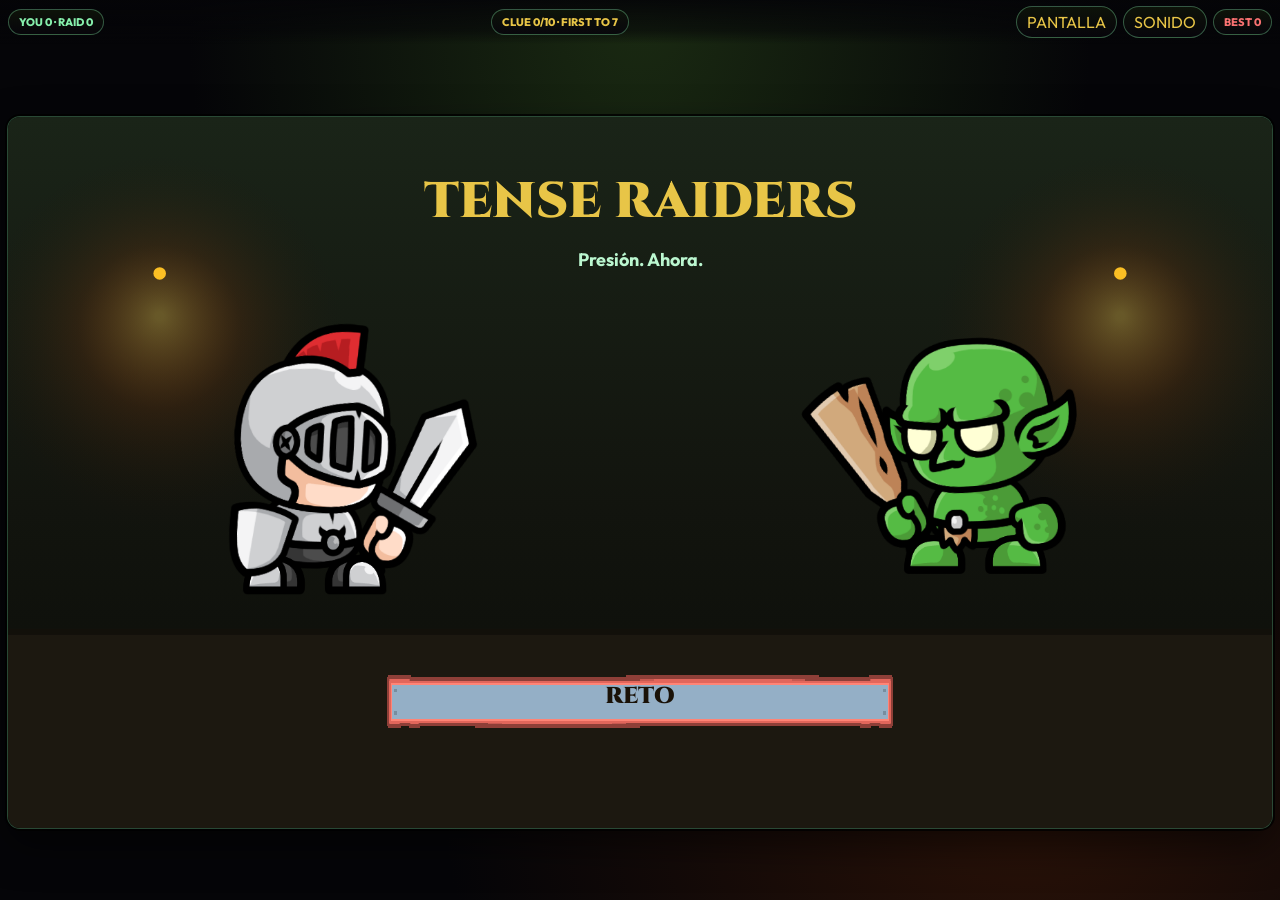
<file: games/tense-raiders/index.html>
<!DOCTYPE html>
<html lang="es">
<head>
<meta charset="UTF-8">
<meta name="viewport" content="width=device-width, initial-scale=1.0, user-scalable=no">
<title>Tense Raiders — Infinity Studio</title>
<style>
  @import url('https://fonts.googleapis.com/css2?family=Cinzel:wght@700;900&family=Outfit:wght@500;700;800&display=swap');
  :root{ --gold:#E8C547; --moss:#86efac; --blood:#f87171; --ink:#07060C; }
  *{margin:0;padding:0;box-sizing:border-box}
  html,body{height:100%;height:100dvh}
  body{
    display:flex;flex-direction:column;align-items:center;justify-content:flex-start;
    background:
      radial-gradient(ellipse at 50% 0%,#1a2a12 0%,transparent 50%),
      radial-gradient(ellipse at 80% 90%,#2a1208 0%,transparent 40%),
      #050508;
    font-family:Outfit,system-ui,sans-serif;overflow:auto;overscroll-behavior:contain;color:#fff;
    touch-action:pan-y;
  }
  #stage{
    flex:1 1 auto;width:100%;min-height:0;display:flex;flex-direction:column;align-items:center;justify-content:center;
    padding:52px 8px 8px;box-sizing:border-box;
  }
  canvas{
    display:block;border-radius:12px;
    box-shadow:0 0 0 1px rgba(134,239,172,.3),0 0 0 3px rgba(0,0,0,.8),0 16px 40px rgba(0,0,0,.55);
    max-width:100%;max-height:100%;width:auto;height:auto;touch-action:none;cursor:pointer;
  }
  #hud{
    position:fixed;top:0;left:0;right:0;width:100%;
    padding:6px 8px;padding-top:max(6px,env(safe-area-inset-top));
    display:flex;flex-wrap:wrap;align-items:center;justify-content:space-between;gap:6px;z-index:5;pointer-events:none;
    background:linear-gradient(180deg,rgba(5,5,8,.92),rgba(5,5,8,.55) 70%,transparent);
  }
  .pill{
    background:linear-gradient(180deg,rgba(14,20,10,.92),rgba(8,6,12,.88));
    border:1px solid rgba(134,239,172,.35);border-radius:999px;padding:5px 10px;
    font-size:11px;font-weight:800;backdrop-filter:blur(12px);white-space:nowrap;
  }
  #muteBtn,#fsBtn{appearance:none}
  .pill.gold{color:var(--gold)}
  .pill.moss{color:var(--moss)}
  .pill.blood{color:var(--blood)}
  #hud-right{display:flex;flex-wrap:wrap;justify-content:flex-end;gap:6px;align-items:center}
  #toast{
    position:fixed;top:48px;left:50%;transform:translateX(-50%) translateY(-8px);opacity:0;
    pointer-events:none;z-index:8;font-family:Cinzel,serif;font-weight:900;font-size:clamp(16px,5vw,26px);
    letter-spacing:.06em;text-shadow:0 0 20px rgba(232,197,71,.8),0 4px 0 #000;transition:opacity .2s,transform .2s;
    max-width:92vw;text-align:center;
  }
  #toast.show{opacity:1;transform:translateX(-50%) translateY(0)}
  #load{
    position:fixed;inset:0;display:flex;flex-direction:column;align-items:center;justify-content:center;
    background:radial-gradient(circle at 50% 40%,#142010,#050508 70%);z-index:30;gap:16px
  }
  #load.hide{opacity:0;pointer-events:none;transition:opacity .45s}
  #load img{width:96px;height:96px;filter:drop-shadow(0 0 24px rgba(134,239,172,.45))}
  #load-bar{width:min(280px,70vw);height:10px;background:#141810;border-radius:99px;overflow:hidden;border:1px solid rgba(134,239,172,.35)}
  #load-fill{height:100%;width:0;background:linear-gradient(90deg,#14532d,var(--moss),#fff7ed);transition:width .12s}
</style>
</head>
<body>
<div id="load">
  <img src="assets/icon.png" alt="" onerror="this.style.display='none'">
  <div style="font-family:Cinzel,serif;font-size:22px;letter-spacing:.12em;color:var(--gold)">TENSE RAIDERS</div>
  <div id="load-bar"><div id="load-fill"></div></div>
  <div id="load-txt" style="font-size:12px;opacity:.7">Abriendo el pack Mini Knight…</div>
  <div id="build-tag" style="font-size:10px;opacity:.45;letter-spacing:.08em;margin-top:4px">hub50-tr2</div>
</div>
<div id="hud">
  <div class="pill moss">YOU <span id="youVal">0</span> · RAID <span id="raidVal">0</span></div>
  <div class="pill gold">CLUE <span id="clueVal">0</span>/10 · FIRST TO 7</div>
  <div id="hud-right">
    <button type="button" id="fsBtn" class="pill" style="pointer-events:auto;cursor:pointer;font:inherit;color:var(--gold)">PANTALLA</button>
    <button type="button" id="muteBtn" class="pill" style="pointer-events:auto;cursor:pointer;font:inherit;color:var(--gold)">SONIDO</button>
    <div class="pill blood">BEST <span id="bestVal">0</span></div>
  </div>
</div>
<div id="toast"></div>
<div id="stage"><canvas id="c"></canvas></div>
<script src="../_shared/infinity-quiz-bank.js?v=q5"></script>
<script src="../_shared/infinity-arcade-run.js?v=r2"></script>
<script>
(async function () {
  const TR_BUILD = 'hub50-tr2';
  const Run = window.InfinityArcadeRun;
  const WIN = 7;
  const MAX_CLUES = 10;
  const canvas = document.getElementById('c');
  const ctx = canvas.getContext('2d');
  const _arc = CanvasRenderingContext2D.prototype.arc;
  CanvasRenderingContext2D.prototype.arc = function (x, y, r, ...rest) {
    return _arc.call(this, x, y, Math.max(0.1, Math.abs(+r || 0)), ...rest);
  };
  const loadFill = document.getElementById('load-fill');
  const loadTxt = document.getElementById('load-txt');
  const toastEl = document.getElementById('toast');
  let dpr = Math.min(window.devicePixelRatio || 1, 2);

  function resize() {
    const stage = document.getElementById('stage');
    const padX = 16;
    const padY = 8;
    const hudH = Math.max(48, (document.getElementById('hud')?.offsetHeight || 48) + 8);
    const availW = Math.max(280, Math.min((stage?.clientWidth || window.innerWidth) - padX, window.innerWidth - padX));
    const availH = Math.max(180, Math.min((stage?.clientHeight || window.innerHeight) - padY, window.innerHeight - hudH - padY));
    let cssW = availW;
    let cssH = Math.round(cssW * 0.5625);
    if (cssH > availH) {
      cssH = availH;
      cssW = Math.round(cssH / 0.5625);
    }
    dpr = Math.min(window.devicePixelRatio || 1, 2);
    canvas.style.width = cssW + 'px';
    canvas.style.height = cssH + 'px';
    canvas.width = Math.round(cssW * dpr);
    canvas.height = Math.round(cssH * dpr);
    ctx.setTransform(dpr, 0, 0, dpr, 0, 0);
  }
  resize();
  window.addEventListener('resize', resize);
  window.addEventListener('orientationchange', function () { setTimeout(resize, 120); });
  if (window.visualViewport) window.visualViewport.addEventListener('resize', resize);
  const W = () => Math.max(1, canvas.clientWidth || 0);
  const H = () => Math.max(1, canvas.clientHeight || 0);

  const CHAR_DEFS = {
    knight: { idle: 10, attack: 8, hurt: 8, dead: 8 },
    goblin: { idle: 10, attack: 8, hurt: 8, dead: 8 },
    skeleton: { idle: 10, attack: 8, hurt: 8, dead: 8 },
    bat: { idle: 10, attack: 8, hurt: 8, dead: 8, fly: 8 }
  };
  const chars = {};
  let loaded = 0;
  let total = 0;
  Object.keys(CHAR_DEFS).forEach((name) => {
    Object.keys(CHAR_DEFS[name]).forEach((anim) => { total += CHAR_DEFS[name][anim]; });
  });
  function tickLoad(label) {
    loaded++;
    loadFill.style.width = Math.min(100, (loaded / total) * 100) + '%';
    if (label) loadTxt.textContent = label;
  }
  loadTxt.textContent = 'Cargando Mini Knight PNG…';
  await Promise.all(
    Object.keys(CHAR_DEFS).flatMap((name) => {
      chars[name] = {};
      return Object.keys(CHAR_DEFS[name]).map(
        (anim) =>
          new Promise((res) => {
            const n = CHAR_DEFS[name][anim];
            const frames = [];
            let left = n;
            for (let i = 0; i < n; i++) {
              const img = new Image();
              img.onload = img.onerror = () => {
                left--;
                tickLoad(name + '/' + anim);
                if (left <= 0) {
                  chars[name][anim] = frames;
                  res();
                }
              };
              img.src = 'assets/chars/' + name + '/' + anim + '/' + i + '.png?v=tr1';
              frames[i] = img;
            }
          })
      );
    })
  );

  const UI_MAP = {
    parch: 'tile_0000.png',
    parchFancy: 'tile_0006.png',
    ribbonL: 'tile_0043.png',
    ribbonM: 'tile_0044.png',
    ribbonR: 'tile_0045.png',
    btnL: 'tile_0069.png',
    btnM: 'tile_0070.png',
    btnR: 'tile_0071.png'
  };
  const ui = {};
  loadTxt.textContent = 'Desplegando pergaminos…';
  await Promise.all(
    Object.keys(UI_MAP).map(
      (key) =>
        new Promise((res) => {
          const img = new Image();
          img.onload = () => { ui[key] = img; res(); };
          img.onerror = () => res();
          img.src = 'assets/ui/' + UI_MAP[key] + '?v=ui3';
        })
    )
  );

  const SFX_NAMES = ['slash', 'hit', 'ok', 'bad', 'tick', 'tickUrgent', 'win', 'lose', 'start', 'ambient', 'click'];
  const sfxRaw = {};
  loadTxt.textContent = 'Cargando sonidos de combate…';
  await Promise.all(
    SFX_NAMES.map(async (name) => {
      try {
        const res = await fetch('assets/sfx/' + name + '.wav?v=sfx1');
        if (res.ok) sfxRaw[name] = await res.arrayBuffer();
      } catch (_) {}
      tickLoad(name);
    })
  );

  console.info('[TR]', TR_BUILD);
  document.getElementById('load').classList.add('hide');
  setTimeout(() => document.getElementById('load')?.remove(), 500);

  const AudioCtx = window.AudioContext || window.webkitAudioContext;
  let actx = null;
  let master = null;
  let muted = false;
  let ambientSrc = null;
  let ambientGain = null;
  let lastTickSec = -1;
  const sfxBuf = {};

  async function ensureAudio() {
    if (!actx) {
      actx = new AudioCtx();
      master = actx.createGain();
      master.gain.value = 0.85;
      master.connect(actx.destination);
      for (const name of SFX_NAMES) {
        if (!sfxRaw[name]) continue;
        try { sfxBuf[name] = await actx.decodeAudioData(sfxRaw[name].slice(0)); } catch (_) {}
      }
    }
    if (actx.state === 'suspended') await actx.resume();
  }
  function sfx(name, vol) {
    if (muted || !actx || !sfxBuf[name]) return;
    try {
      const src = actx.createBufferSource();
      src.buffer = sfxBuf[name];
      const g = actx.createGain();
      g.gain.value = vol == null ? 0.7 : vol;
      src.connect(g);
      g.connect(master);
      src.start();
    } catch (_) {}
  }
  function startAmbient() {
    if (muted || !actx || !sfxBuf.ambient || ambientSrc) return;
    try {
      ambientSrc = actx.createBufferSource();
      ambientSrc.buffer = sfxBuf.ambient;
      ambientSrc.loop = true;
      ambientGain = actx.createGain();
      ambientGain.gain.value = 0.22;
      ambientSrc.connect(ambientGain);
      ambientGain.connect(master);
      ambientSrc.start();
    } catch (_) {}
  }

  const STATES = { TITLE: 'title', PLAY: 'play', ENDING: 'ending' };
  let gameState = STATES.TITLE;
  let youScore = 0;
  let raidScore = 0;
  let clueNum = 0;
  let questionsAnswered = 0;
  let currentQ = null;
  let options = [];
  let timerMax = 10;
  let best = Number(localStorage.getItem('tr-best') || 0) || 0;
  const quiz = { phase: 'ready', locked: false, born: 0, phaseAt: 0, pendingKill: false, advancing: false };
  let floaters = [];
  let shake = 0;
  let pendingEnd = null;

  const Bank = window.InfinityQuizBank;
  const FALLBACK = {
    prompt: 'RAID · Ayer el cliente ___ (call).',
    correct: 'called',
    wrong: ['calls', 'calling', 'call']
  };
  let rotator = Bank
    ? Bank.createRotator({ flavor: 'raiders', cats: ['tense'], wrongCount: 3 })
    : null;

  function nextClue() {
    try {
      if (rotator) return rotator.next();
    } catch (_) {}
    return FALLBACK;
  }

  function actor(key, xSide) {
    return {
      key,
      xSide,
      anim: key === 'bat' ? 'fly' : 'idle',
      frame: 0,
      t: 0,
      loop: true,
      dead: false
    };
  }
  let hero = actor('knight', 'left');
  let raider = actor('goblin', 'right');

  function raiderKeyForClue(n) {
    if (n >= 9) return 'goblin';
    if (n >= 6) return 'bat';
    if (n >= 3) return 'skeleton';
    return 'goblin';
  }

  function setAnim(who, name, loop) {
    const pack = chars[who.key];
    if (!pack || !pack[name] || !pack[name].length) name = who.key === 'bat' ? 'fly' : 'idle';
    who.anim = name;
    who.frame = 0;
    who.t = 0;
    who.loop = loop !== false && (name === 'idle' || name === 'fly');
    if (name === 'dead') who.dead = true;
  }

  function tickActor(who, dt) {
    const pack = chars[who.key];
    if (!pack) return;
    const frames = pack[who.anim] || pack.idle || pack.fly;
    if (!frames || !frames.length) return;
    const fps = who.anim === 'idle' || who.anim === 'fly' ? 10 : 14;
    who.t += dt;
    if (who.t < 1 / fps) return;
    who.t = 0;
    who.frame++;
    if (who.frame >= frames.length) {
      if (who.loop) who.frame = 0;
      else {
        who.frame = frames.length - 1;
        if (!who.dead && (who.anim === 'hurt' || who.anim === 'attack')) {
          setAnim(who, who.key === 'bat' ? 'fly' : 'idle', true);
        }
      }
    }
  }

  function drawActor(who) {
    const pack = chars[who.key];
    if (!pack) return;
    const frames = pack[who.anim] || pack.idle || pack.fly;
    const img = frames && frames[who.frame | 0];
    if (!img || !img.complete || !img.naturalWidth) return;
    const targetH = H() * (who.key === 'bat' ? 0.28 : 0.52);
    const scale = targetH / img.naturalHeight;
    const dw = img.naturalWidth * scale;
    const dh = img.naturalHeight * scale;
    const x = who.xSide === 'left' ? W() * 0.22 : W() * 0.78;
    const y = H() * 0.72;
    ctx.save();
    ctx.translate(x, y);
    if (who.xSide === 'right') ctx.scale(-1, 1);
    ctx.imageSmoothingEnabled = true;
    ctx.drawImage(img, -dw / 2, -dh, dw, dh);
    ctx.restore();
  }

  function uiReady(img) { return img && img.complete && img.naturalWidth; }

  function nineSlice(img, x, y, dw, dh) {
    if (!uiReady(img)) {
      ctx.fillStyle = 'rgba(40,28,14,0.92)';
      roundRect(ctx, x, y, dw, dh, 8);
      ctx.fill();
      return;
    }
    const iw = img.naturalWidth;
    const ih = img.naturalHeight;
    const s = Math.max(6, Math.min(18, Math.floor(Math.min(iw, ih) * 0.28)));
    const mw = iw - s * 2;
    const mh = ih - s * 2;
    const dwm = dw - s * 2;
    const dhm = dh - s * 2;
    ctx.imageSmoothingEnabled = false;
    ctx.drawImage(img, 0, 0, s, s, x, y, s, s);
    ctx.drawImage(img, iw - s, 0, s, s, x + dw - s, y, s, s);
    ctx.drawImage(img, 0, ih - s, s, s, x, y + dh - s, s, s);
    ctx.drawImage(img, iw - s, ih - s, s, s, x + dw - s, y + dh - s, s, s);
    if (dwm > 0) {
      ctx.drawImage(img, s, 0, mw, s, x + s, y, dwm, s);
      ctx.drawImage(img, s, ih - s, mw, s, x + s, y + dh - s, dwm, s);
    }
    if (dhm > 0) {
      ctx.drawImage(img, 0, s, s, mh, x, y + s, s, dhm);
      ctx.drawImage(img, iw - s, s, s, mh, x + dw - s, y + s, s, dhm);
    }
    if (dwm > 0 && dhm > 0) ctx.drawImage(img, s, s, mw, mh, x + s, y + s, dwm, dhm);
    ctx.imageSmoothingEnabled = true;
  }

  function drawHBar(L, M, R, x, y, w, h) {
    if (!uiReady(L) || !uiReady(M) || !uiReady(R)) {
      ctx.fillStyle = 'rgba(20,28,16,0.95)';
      roundRect(ctx, x, y, w, h, 6);
      ctx.fill();
      return;
    }
    const endW = Math.min(Math.max(h * 0.55, 14), w * 0.22);
    ctx.imageSmoothingEnabled = false;
    ctx.drawImage(L, x, y, endW, h);
    ctx.drawImage(R, x + w - endW, y, endW, h);
    ctx.drawImage(M, x + endW - 1, y, Math.max(1, w - endW * 2 + 2), h);
    ctx.imageSmoothingEnabled = true;
  }

  function roundRect(c, x, y, w, h, r) {
    const rr = Math.max(0.5, Math.min(r, w / 2, h / 2));
    c.beginPath();
    c.moveTo(x + rr, y);
    c.arcTo(x + w, y, x + w, y + h, rr);
    c.arcTo(x + w, y + h, x, y + h, rr);
    c.arcTo(x, y + h, x, y, rr);
    c.arcTo(x, y, x + w, y, rr);
    c.closePath();
  }

  function toast(msg, ms) {
    toastEl.textContent = msg;
    toastEl.classList.add('show');
    clearTimeout(toast._t);
    toast._t = setTimeout(() => toastEl.classList.remove('show'), ms || 900);
  }

  function addText(x, y, msg, color, sc) {
    floaters.push({ x, y, msg, color, sc: sc || 1, life: 1 });
  }

  function updateHUD() {
    document.getElementById('youVal').textContent = String(youScore);
    document.getElementById('raidVal').textContent = String(raidScore);
    document.getElementById('clueVal').textContent = String(Math.min(MAX_CLUES, clueNum));
    document.getElementById('bestVal').textContent = String(best);
  }

  function questionTimer() {
    const n = questionsAnswered || 0;
    if (n >= 8) return 3;
    if (n >= 5) return 6;
    if (n >= 3) return 8;
    return 10;
  }

  function forceFallbackClue() {
    currentQ = FALLBACK;
    options = [
      { word: 'called', isCorrect: true },
      { word: 'calls', isCorrect: false },
      { word: 'calling', isCorrect: false },
      { word: 'call', isCorrect: false }
    ];
    timerMax = questionTimer();
    quiz.phase = 'ready';
    quiz.locked = false;
    quiz.born = performance.now();
    quiz.phaseAt = quiz.born;
    quiz.pendingKill = false;
    quiz.advancing = false;
  }

  /** Sync replace q+options → phase ready. No setTimeout path. */
  function loadNextQuestion() {
    if (gameState !== STATES.PLAY || pendingEnd) return;
    try {
      currentQ = nextClue();
      if (!currentQ || !currentQ.correct) currentQ = FALLBACK;
      let wrong = (currentQ.wrong || []).filter((w) => w && w !== currentQ.correct).slice(0, 3);
      while (wrong.length < 3) wrong.push(['idk', 'like', 'um...'][wrong.length]);
      options = [
        { word: String(currentQ.correct), isCorrect: true },
        ...wrong.map((w) => ({ word: String(w), isCorrect: false }))
      ];
      options.sort(() => Math.random() - 0.5);
      timerMax = questionTimer();
      quiz.phase = 'ready';
      quiz.locked = false;
      quiz.born = performance.now();
      quiz.phaseAt = quiz.born;
      quiz.pendingKill = false;
      quiz.advancing = false;
      spawnRaider();
      if (!options.length) forceFallbackClue();
    } catch (err) {
      console.error('[TR loadNextQuestion]', err);
      forceFallbackClue();
    }
  }

  function maybeFinish() {
    if (youScore >= WIN) {
      pendingEnd = 'win';
      quiz.pendingKill = true;
      setAnim(raider, 'dead', false);
      setAnim(hero, 'attack', false);
      return true;
    }
    if (raidScore >= WIN) {
      pendingEnd = 'lose';
      quiz.pendingKill = true;
      setAnim(hero, 'dead', false);
      setAnim(raider, 'attack', false);
      return true;
    }
    if (clueNum >= MAX_CLUES) {
      pendingEnd = youScore > raidScore ? 'win' : youScore < raidScore ? 'lose' : 'lose';
      quiz.pendingKill = true;
      if (pendingEnd === 'win') setAnim(raider, 'dead', false);
      else setAnim(hero, 'dead', false);
      return true;
    }
    return false;
  }

  function spawnRaider() {
    const key = raiderKeyForClue(clueNum);
    if (raider.key !== key || raider.dead) {
      raider = actor(key, 'right');
    }
  }

  function endResolving(reason) {
    if (gameState !== STATES.PLAY) return;
    if (quiz.phase !== 'resolving' && quiz.phase !== 'advance') return;
    if (quiz.pendingKill || pendingEnd) {
      quiz.phase = 'advance';
      quiz.locked = true;
      quiz.phaseAt = performance.now();
      finishRaid();
      return;
    }
    loadNextQuestion();
  }

  function finishRaid() {
    if (gameState !== STATES.PLAY) return;
    gameState = STATES.ENDING;
    if (youScore > best) {
      best = youScore;
      try { localStorage.setItem('tr-best', String(best)); } catch (_) {}
    }
    updateHUD();
    sfx(pendingEnd === 'win' ? 'win' : 'lose');
    if (Run) {
      Run.clearRun('raiders');
      Run.recordFinish('raiders', youScore, pendingEnd === 'win');
    }
    toast(pendingEnd === 'win' ? (Run ? Run.win() : 'RAID CLEARED') : (Run ? Run.lose() : 'RAID FAILED'), 1600);
  }

  function persistRaid() {
    if (!Run || gameState !== STATES.PLAY || pendingEnd) return;
    Run.saveRun('raiders', {
      youScore: youScore,
      raidScore: raidScore,
      clueNum: clueNum,
      questionsAnswered: questionsAnswered,
      raiderKey: raider && raider.key
    });
  }

  function tickQuiz(now) {
    if (gameState !== STATES.PLAY) return;

    if (!options.length || !currentQ) {
      if (quiz.pendingKill || pendingEnd) {
        quiz.phase = 'advance';
        quiz.phaseAt = now;
        quiz.locked = true;
        finishRaid();
      } else {
        loadNextQuestion();
      }
      return;
    }

    if (quiz.phase === 'resolving') {
      const age = now - quiz.phaseAt;
      if (age >= 280) {
        endResolving(age >= 700 ? 'wall-700' : 'wall-280');
        return;
      }
      if (age >= 700) {
        endResolving('wall-700');
        return;
      }
      return;
    }

    if (quiz.phase === 'advance') {
      const age = now - quiz.phaseAt;
      if (age > 900 || !options.length || !currentQ) {
        if (quiz.pendingKill || pendingEnd) finishRaid();
        else loadNextQuestion();
      }
      return;
    }

    if (quiz.phase === 'ready' && quiz.locked) quiz.locked = false;
  }

  function startPlay(resume) {
    const save = resume && Run ? Run.loadRun('raiders') : null;
    youScore = save ? save.youScore || 0 : 0;
    raidScore = save ? save.raidScore || 0 : 0;
    clueNum = save ? save.clueNum || 0 : 0;
    questionsAnswered = save ? save.questionsAnswered || 0 : 0;
    pendingEnd = null;
    floaters = [];
    hero = actor('knight', 'left');
    raider = actor(save && save.raiderKey ? save.raiderKey : 'goblin', 'right');
    if (rotator) rotator.reset();
    gameState = STATES.PLAY;
    loadNextQuestion();
    updateHUD();
    sfx('start');
    startAmbient();
    toast(save ? 'SEGUÍ. El rival no paró.' : (Run ? Run.challenge() : 'RETO'), 1100);
    persistRaid();
  }

  function answer(opt) {
    if (gameState !== STATES.PLAY || quiz.phase !== 'ready' || quiz.locked || !options.length || !opt) return;
    quiz.phase = 'resolving';
    quiz.locked = true;
    quiz.phaseAt = performance.now();
    quiz.pendingKill = false;
    clueNum++;
    questionsAnswered++;

    if (opt.isCorrect) {
      youScore++;
      setAnim(hero, 'attack', false);
      setAnim(raider, 'hurt', false);
      sfx('slash');
      sfx('ok');
      addText(W() * 0.78, H() * 0.28, Run ? Run.hit() : '+1', '#86efac', 1.2);
      toast(Run ? Run.hit() : 'LIMPIO', 700);
      updateHUD();
      maybeFinish();
      persistRaid();
    } else {
      raidScore++;
      setAnim(raider, 'attack', false);
      setAnim(hero, 'hurt', false);
      sfx('hit');
      sfx('bad');
      addText(W() * 0.22, H() * 0.28, 'BURLEO', '#f87171', 1.2);
      addText(W() * 0.5, H() * 0.38, Run ? Run.mock() : '"' + opt.word + '" no', '#fda4af');
      toast(Run ? Run.mock() : 'RAID +1', 900);
      updateHUD();
      maybeFinish();
      persistRaid();
    }
  }

  function drawDungeon(now) {
    const w = W(), h = H();
    const g = ctx.createLinearGradient(0, 0, 0, h);
    g.addColorStop(0, '#1a2418');
    g.addColorStop(0.55, '#12140e');
    g.addColorStop(1, '#0a0c08');
    ctx.fillStyle = g;
    ctx.fillRect(0, 0, w, h);
    const flick = 0.55 + Math.sin(now / 180) * 0.2 + Math.sin(now / 73) * 0.1;
    function torch(tx) {
      const grd = ctx.createRadialGradient(tx, h * 0.28, 4, tx, h * 0.32, h * 0.28);
      grd.addColorStop(0, 'rgba(255,200,80,' + (0.55 * flick) + ')');
      grd.addColorStop(0.4, 'rgba(234,88,12,' + (0.18 * flick) + ')');
      grd.addColorStop(1, 'rgba(0,0,0,0)');
      ctx.fillStyle = grd;
      ctx.fillRect(tx - h * 0.28, 0, h * 0.56, h * 0.7);
      ctx.fillStyle = '#fbbf24';
      ctx.beginPath();
      ctx.arc(tx, h * 0.22, 5 + flick * 2, 0, Math.PI * 2);
      ctx.fill();
    }
    torch(w * 0.12);
    torch(w * 0.88);
    ctx.fillStyle = '#1c1810';
    ctx.fillRect(0, h * 0.72, w, h * 0.28);
    ctx.fillStyle = 'rgba(0,0,0,0.35)';
    ctx.fillRect(0, h * 0.72, w, 6);
  }

  function wrapText(text, maxW, font) {
    ctx.font = font;
    const words = String(text || '').split(' ');
    const lines = [];
    let line = '';
    for (let i = 0; i < words.length; i++) {
      const test = line ? line + ' ' + words[i] : words[i];
      if (ctx.measureText(test).width > maxW && line) {
        lines.push(line);
        line = words[i];
      } else line = test;
    }
    if (line) lines.push(line);
    return lines.slice(0, 3);
  }

  function drawClue() {
    if (!currentQ || gameState !== STATES.PLAY) return;
    const w = W(), h = H();
    const pw = w * 0.72;
    const px = (w - pw) / 2;
    const py = h * 0.04;
    const ph = h * 0.16;
    nineSlice(ui.parchFancy || ui.parch, px, py, pw, ph);
    const line = String(currentQ.prompt || '');
    let fs = Math.round(h * 0.028);
    let font = '700 ' + fs + 'px Outfit,sans-serif';
    let lines = wrapText(line, pw * 0.86, font);
    while (fs > 11 && lines.length > 2) {
      fs -= 1;
      font = '700 ' + fs + 'px Outfit,sans-serif';
      lines = wrapText(line, pw * 0.86, font);
    }
    ctx.fillStyle = '#2a1a0a';
    ctx.textAlign = 'center';
    ctx.textBaseline = 'middle';
    const startY = py + ph / 2 - ((lines.length - 1) * (fs + 4)) / 2;
    lines.forEach((ln, i) => ctx.fillText(ln, w / 2, startY + i * (fs + 4)));
  }

  function drawTimerBar() {
    if (!currentQ || gameState !== STATES.PLAY || quiz.phase !== 'ready' || quiz.locked) return;
    const left = Math.max(0, timerMax - (performance.now() - quiz.born) / 1000);
    const pct = left / timerMax;
    const secLeft = Math.ceil(left);
    if (secLeft !== lastTickSec && left > 0 && left <= 3.2) {
      lastTickSec = secLeft;
      sfx(left <= 1.6 ? 'tickUrgent' : 'tick');
    }
    if (left > 3.2) lastTickSec = -1;
    const x = W() * 0.14, y = H() * 0.21, bw = W() * 0.72, bh = 8;
    ctx.fillStyle = 'rgba(0,0,0,0.5)';
    roundRect(ctx, x, y, bw, bh, 4);
    ctx.fill();
    ctx.fillStyle = pct > 0.4 ? '#86efac' : pct > 0.2 ? '#fbbf24' : '#f43f5e';
    roundRect(ctx, x, y, bw * pct, bh, 4);
    ctx.fill();
    if (left <= 0 && options.length && quiz.phase === 'ready' && !quiz.locked) {
      quiz.phase = 'resolving';
      quiz.locked = true;
      quiz.phaseAt = performance.now();
      quiz.pendingKill = false;
      clueNum++;
      questionsAnswered++;
      raidScore++;
      setAnim(raider, 'attack', false);
      setAnim(hero, 'hurt', false);
      sfx('bad');
      addText(W() * 0.5, H() * 0.4, Run ? Run.timeout() : 'TIMEOUT', '#f43f5e', 1.15);
      persistRaid();
      updateHUD();
      maybeFinish();
    }
  }

  function drawTiles() {
    if (!options.length || gameState !== STATES.PLAY) return;
    // PLAY: NO parchment overlay — clue + tiles stay docked. Options strip only.
    const w = W(), h = H();
    const locked = quiz.phase !== 'ready' || quiz.locked;
    const cols = 2;
    const gap = 8;
    const btnW = (w * 0.72 - gap) / 2;
    const btnH = Math.max(36, h * 0.08);
    const ox = w * 0.14;
    const oy = h * 0.82;
    if (locked) ctx.globalAlpha = 0.55;
    options.forEach((opt, i) => {
      const col = i % cols;
      const row = (i / cols) | 0;
      const x = ox + col * (btnW + gap);
      const y = oy + row * (btnH + 6);
      drawHBar(ui.btnL, ui.btnM, ui.btnR, x, y, btnW, btnH);
      ctx.fillStyle = '#1a1208';
      ctx.font = '800 ' + Math.round(btnH * 0.38) + 'px Outfit,sans-serif';
      ctx.textAlign = 'center';
      ctx.textBaseline = 'middle';
      ctx.fillText(String(opt.word), x + btnW / 2, y + btnH / 2 + 1);
      opt.rect = { x, y, w: btnW, h: btnH };
    });
    if (locked) ctx.globalAlpha = 1;
  }

  function drawTitle(now) {
    drawDungeon(now);
    hero.xSide = 'left';
    raider.xSide = 'right';
    raider.key = 'goblin';
    if (raider.anim !== 'idle') setAnim(raider, 'idle', true);
    if (hero.anim !== 'idle') setAnim(hero, 'idle', true);
    drawActor(hero);
    drawActor(raider);
    const w = W(), h = H();
    ctx.textAlign = 'center';
    ctx.fillStyle = '#E8C547';
    ctx.font = '900 ' + Math.round(h * 0.07) + 'px Cinzel,serif';
    ctx.fillText('TENSE RAIDERS', w / 2, h * 0.14);
    ctx.fillStyle = '#bbf7d0';
    ctx.font = '700 ' + Math.round(h * 0.026) + 'px Outfit,sans-serif';
    ctx.fillText(Run ? Run.rivalLine('raiders') : 'First to 7. El goblin se burla.', w / 2, h * 0.21);
    const hasSave = Run && Run.hasRun('raiders');
    const bw = w * 0.4, bh = h * 0.085;
    const bx = (w - bw) / 2, by = h * 0.78;
    drawHBar(ui.btnL, ui.btnM, ui.btnR, bx, by, bw, bh);
    ctx.fillStyle = '#1a1208';
    ctx.font = '900 ' + Math.round(bh * 0.38) + 'px Cinzel,serif';
    ctx.fillText(hasSave ? 'CONTINUAR' : 'RETO', w / 2, by + bh / 2 + 1);
    drawTitle._rect = { x: bx, y: by, w: bw, h: bh };
    drawTitle._fresh = null;
    if (hasSave) {
      const fy = by + bh + 10;
      const fh = bh * 0.7;
      ctx.fillStyle = 'rgba(0,0,0,0.45)';
      roundRect(ctx, bx, fy, bw, fh, 8);
      ctx.fill();
      ctx.fillStyle = '#e2e8f0';
      ctx.font = '800 ' + Math.round(fh * 0.38) + 'px Outfit,sans-serif';
      ctx.fillText('NUEVO RETO', w / 2, fy + fh / 2 + 1);
      drawTitle._fresh = { x: bx, y: fy, w: bw, h: fh };
    }
  }

  function drawEnding() {
    const w = W(), h = H();
    ctx.fillStyle = 'rgba(0,0,0,0.45)';
    ctx.fillRect(0, 0, w, h);
    ctx.textAlign = 'center';
    ctx.fillStyle = pendingEnd === 'win' ? '#86efac' : '#f87171';
    ctx.font = '900 ' + Math.round(h * 0.08) + 'px Cinzel,serif';
    ctx.fillText(pendingEnd === 'win' ? (Run ? Run.win() : 'CERRADO') : (Run ? Run.lose() : 'TE COMIÓ'), w / 2, h * 0.18);
    ctx.fillStyle = '#e2e8f0';
    ctx.font = '800 ' + Math.round(h * 0.035) + 'px Outfit,sans-serif';
    ctx.fillText(youScore + '  —  ' + raidScore, w / 2, h * 0.28);
    const bw = w * 0.36, bh = h * 0.09;
    const bx = (w - bw) / 2, by = h * 0.84;
    drawHBar(ui.btnL, ui.btnM, ui.btnR, bx, by, bw, bh);
    ctx.fillStyle = '#1a1208';
    ctx.font = '900 ' + Math.round(bh * 0.38) + 'px Cinzel,serif';
    ctx.fillText('OTRA RAID', w / 2, by + bh / 2 + 1);
    drawEnding._rect = { x: bx, y: by, w: bw, h: bh };
  }

  function hit(rect, mx, my) {
    return rect && mx >= rect.x && mx <= rect.x + rect.w && my >= rect.y && my <= rect.y + rect.h;
  }

  canvas.addEventListener('pointerdown', async (ev) => {
    await ensureAudio();
    const r = canvas.getBoundingClientRect();
    const mx = ((ev.clientX - r.left) / r.width) * W();
    const my = ((ev.clientY - r.top) / r.height) * H();
    if (gameState === STATES.TITLE) {
      if (hit(drawTitle._fresh, mx, my)) {
        if (Run) Run.clearRun('raiders');
        startPlay(false);
        return;
      }
      startPlay(!!(Run && Run.hasRun('raiders')));
      return;
    }
    if (gameState === STATES.ENDING) {
      if (Run) Run.clearRun('raiders');
      startPlay(false);
      return;
    }
    if (gameState === STATES.PLAY && quiz.phase === 'ready' && !quiz.locked) {
      for (let i = 0; i < options.length; i++) {
        if (hit(options[i].rect, mx, my)) {
          sfx('click', 0.4);
          answer(options[i]);
          return;
        }
      }
    }
  });

  document.getElementById('muteBtn').addEventListener('click', async () => {
    muted = !muted;
    document.getElementById('muteBtn').textContent = muted ? 'MUDO' : 'SONIDO';
    if (!muted) {
      await ensureAudio();
      startAmbient();
    } else if (ambientGain) ambientGain.gain.value = 0;
  });
  document.getElementById('fsBtn').addEventListener('click', () => {
    const el = document.documentElement;
    if (!document.fullscreenElement) el.requestFullscreen?.();
    else document.exitFullscreen?.();
  });

  let last = performance.now();
  function loop(now) {
    const dt = Math.min(0.05, (now - last) / 1000);
    last = now;
    if (shake > 0) shake *= 0.86;
    tickActor(hero, dt);
    tickActor(raider, dt);
    // Quiz SM tick MUST run even during hitstop
    tickQuiz(now);

    ctx.save();
    if (shake > 0.4) ctx.translate((Math.random() - 0.5) * shake, (Math.random() - 0.5) * shake);
    if (gameState === STATES.TITLE) drawTitle(now);
    else {
      drawDungeon(now);
      drawActor(hero);
      drawActor(raider);
      drawClue();
      drawTimerBar();
      drawTiles();
      if (gameState === STATES.ENDING) drawEnding();
    }
    floaters = floaters.filter((f) => {
      f.life -= dt * 0.9;
      f.y -= 28 * dt;
      if (f.life <= 0) return false;
      ctx.globalAlpha = Math.max(0, f.life);
      ctx.fillStyle = f.color;
      ctx.font = '800 ' + Math.round(H() * 0.03 * f.sc) + 'px Outfit,sans-serif';
      ctx.textAlign = 'center';
      ctx.fillText(f.msg, f.x, f.y);
      ctx.globalAlpha = 1;
      return true;
    });
    ctx.restore();
    requestAnimationFrame(loop);
  }
  updateHUD();
  document.addEventListener('visibilitychange', function () {
    if (document.hidden) persistRaid();
  });
  window.addEventListener('pagehide', persistRaid);
  requestAnimationFrame(loop);
})();
</script>
</body>
</html>
</file>
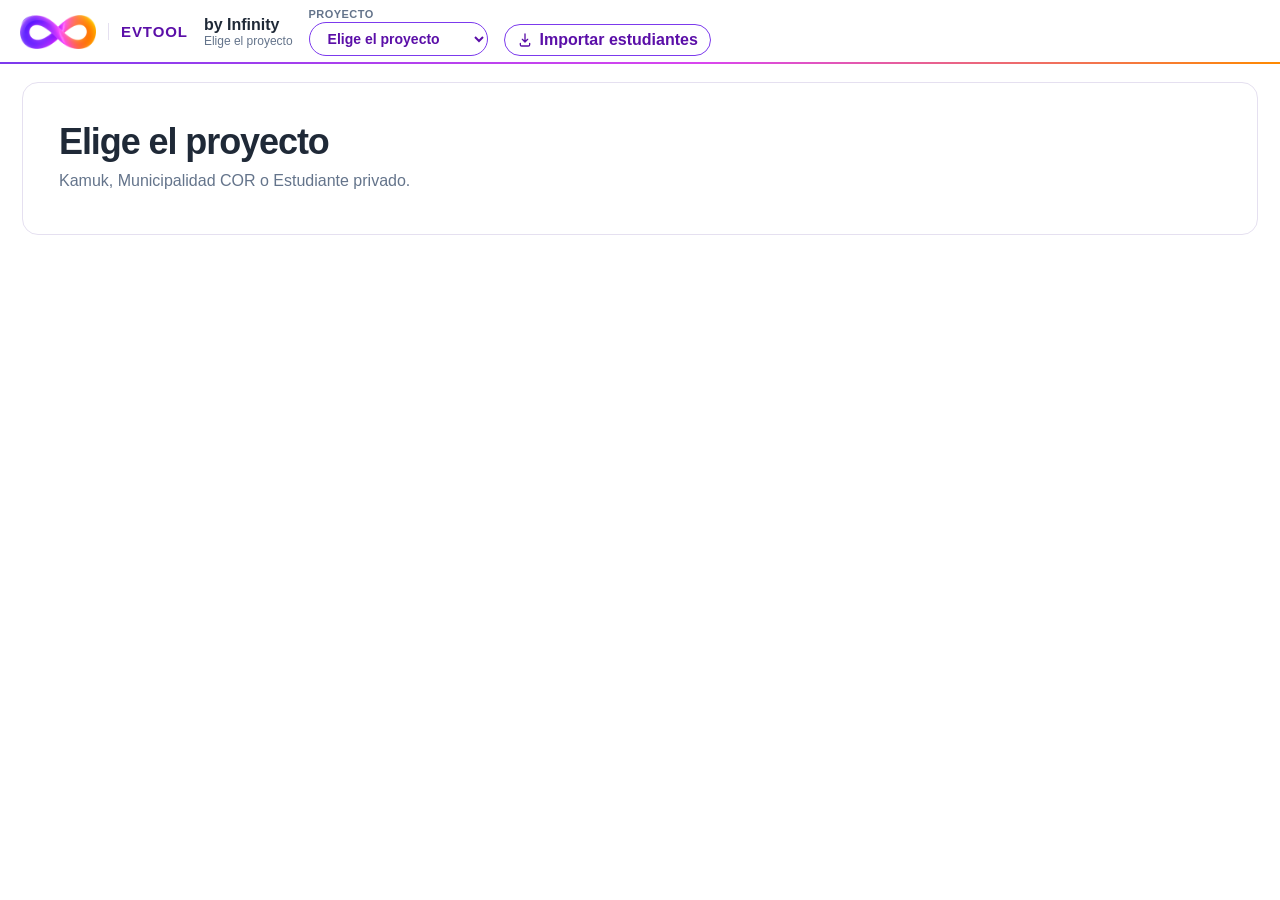
<file: evtool.html>
<!DOCTYPE html>
<html lang="es">
<head>
<meta charset="UTF-8">
<meta name="viewport" content="width=device-width, initial-scale=1">
<title>EVTool by Infinity</title>
<style>
  :root {
    --blue: #7C3AED; --blue-d: #5B0FA8; --ink: #1F2937; --muted: #64748B;
    --line: #E5E0F0; --bg: #FFFFFF; --card: #fff; --wash: #F5EFFC;
    --orange: #FF8A00; --grad: linear-gradient(90deg,#7C3AED,#D946EF 55%,#FF8A00);
  }
  * { box-sizing: border-box; }
  html, body { height: 100%; }
  body {
    margin: 0;
    background: var(--bg);
    color: var(--ink);
    font-family: "Segoe UI", Calibri, Arial, sans-serif;
  }
  button, input, textarea { font: inherit; color: inherit; }
  .app { height: 100%; display: grid; grid-template-rows: 64px 1fr; }
  header {
    display: flex; align-items: center; gap: 16px;
    padding: 0 20px; background: #fff; border-bottom: 1px solid var(--line);
  }
  .mark { font-weight: 800; letter-spacing: .12em; color: var(--blue); font-size: 14px; }
  .title { font-size: 16px; font-weight: 650; }
  .title span { display: block; font-size: 12px; font-weight: 500; color: var(--muted); }
  .imp-open { display: inline-flex; align-items: center; gap: 7px; white-space: nowrap; flex: none; }
  .imp-open svg, .imp-drop svg { width: 16px; height: 16px; fill: none; stroke: currentColor; stroke-width: 2; stroke-linecap: round; stroke-linejoin: round; }
  .imp { border: 0; padding: 0; border-radius: 20px; width: min(720px, calc(100vw - 32px)); color: var(--ink); box-shadow: 0 30px 80px rgba(46, 16, 101, .28); }
  .imp::backdrop { background: rgba(31, 17, 56, .45); backdrop-filter: blur(3px); }
  .imp-head { padding: 26px 30px 20px; border-bottom: 1px solid var(--line); position: relative; }
  .imp-head::after { content: ""; position: absolute; left: 0; right: 0; bottom: -1px; height: 3px; background: var(--grad); }
  .imp-head span { font-size: 11px; letter-spacing: .1em; text-transform: uppercase; color: var(--blue); font-weight: 800; }
  .imp-head h2 { margin: 6px 0 6px; font-size: 24px; letter-spacing: -.01em; }
  .imp-head p { margin: 0; color: var(--muted); font-size: 14px; line-height: 1.5; }
  .imp-x { position: absolute; top: 18px; right: 18px; width: 34px; height: 34px; border-radius: 50%; border: 1px solid var(--line); background: #fff; cursor: pointer; font-size: 18px; line-height: 1; color: var(--muted); }
  .imp-x:hover { color: var(--blue-d); border-color: var(--blue); }
  .imp-body { padding: 22px 30px 8px; }
  .imp-steps { display: grid; grid-template-columns: repeat(3, 1fr); gap: 12px; margin: 0 0 20px; padding: 0; list-style: none; }
  .imp-steps li { border: 1px solid var(--line); border-radius: 14px; padding: 14px 14px 16px; background: #fff; }
  .imp-steps b { display: inline-grid; place-items: center; width: 26px; height: 26px; border-radius: 50%; background: var(--grad); color: #fff; font-size: 13px; margin-bottom: 8px; }
  .imp-steps strong { display: block; font-size: 14px; margin-bottom: 4px; }
  .imp-steps em { font-style: normal; font-size: 12.5px; color: var(--muted); line-height: 1.45; }
  .imp-drop { display: grid; justify-items: center; gap: 6px; text-align: center; border: 2px dashed #D8C8F2; border-radius: 16px; padding: 26px 18px; background: var(--wash); color: var(--blue-d); }
  .imp-drop svg { width: 30px; height: 30px; stroke-width: 1.6; }
  .imp-drop strong { font-size: 15px; }
  .imp-drop small { color: var(--muted); font-size: 12.5px; }
  .imp-drop[aria-disabled="true"] { opacity: .78; cursor: not-allowed; }
  .imp-tag { display: inline-block; margin-top: 4px; padding: 4px 10px; border-radius: 999px; background: #FFF1E0; color: #B45309; font-size: 11.5px; font-weight: 700; letter-spacing: .02em; }
  .imp-cols { margin: 18px 0 6px; font-size: 12.5px; color: var(--muted); line-height: 1.6; }
  .imp-cols b { color: var(--ink); }
  .imp-foot { display: flex; justify-content: space-between; align-items: center; gap: 12px; padding: 16px 30px 24px; }
  .imp-foot small { color: var(--muted); font-size: 12px; }
  .imp-foot a { text-decoration: none; white-space: nowrap; }
  .fin { width: min(560px, calc(100vw - 32px)); }
  .fin-check { display: flex; gap: 12px; align-items: flex-start; border: 1px solid #F5C9A0; background: #FFF7EE; border-radius: 14px; padding: 16px; cursor: pointer; font-size: 14.5px; line-height: 1.5; }
  .fin-check input { width: 20px; height: 20px; margin: 2px 0 0; accent-color: var(--blue); flex: none; cursor: pointer; }
  .fin-foot { justify-content: flex-end; }
  .fin-foot .gen[disabled] { opacity: .4; cursor: not-allowed; }
  .final-done { display: inline-block; padding: 6px 12px; border-radius: 999px; background: var(--wash); color: var(--blue-d); font-weight: 700; font-size: 13px; }
  .final-flag { margin: 0; padding: 12px 16px; background: var(--wash); color: var(--blue-d); font-weight: 700; border-bottom: 1px solid var(--line); }
  @media (max-width: 640px) {
    .imp-steps { grid-template-columns: 1fr; }
    .imp-head, .imp-body, .imp-foot { padding-left: 20px; padding-right: 20px; }
    .imp-foot { flex-direction: column; align-items: stretch; text-align: center; }
  }
  .stats { margin-left: auto; display: flex; gap: 18px; }
  .stats[hidden] { display: none; }
  .stat b { display: block; font-size: 18px; font-variant-numeric: tabular-nums; }
  .stat span { font-size: 11px; color: var(--muted); letter-spacing: .04em; text-transform: uppercase; white-space: nowrap; }
  .body { display: grid; grid-template-columns: 280px 1fr; min-height: 0; }
  .body.solo { grid-template-columns: 1fr; }
  .body.solo aside { display: none; }
  .body.rail { grid-template-columns: 44px 1fr; }
  .body.rail aside .search, .body.rail aside #list { display: none; }
  .list-toggle { display: block; width: calc(100% - 16px); margin: 12px 8px 0; border: 1px solid var(--blue); background: #fff; color: var(--blue-d); border-radius: 999px; padding: 8px 6px; cursor: pointer; font-weight: 700; font-size: 12px; }
  .body.rail .list-toggle { writing-mode: vertical-rl; transform: rotate(180deg); width: 28px; min-height: 118px; margin: 12px auto; padding: 14px 4px; }
  aside, .form, .file { min-height: 0; overflow: auto; overflow-anchor: none; }
  .sheet-scroll, .msgs.scroll { overflow-anchor: none; }
  aside { background: #fff; border-right: 1px solid var(--line); }
  .search { padding: 12px; position: sticky; top: 0; background: #fff; border-bottom: 1px solid var(--line); }
  .search input { width: 100%; border: 1px solid var(--line); border-radius: 8px; padding: 8px 10px; background: var(--bg); }
  .stu {
    width: 100%; text-align: left; border: 0; border-bottom: 1px solid var(--line);
    background: #fff; padding: 10px 12px; cursor: pointer;
  }
  .stu.on { background: var(--wash); box-shadow: inset 3px 0 0 var(--blue); }
  .stu b { display: block; font-size: 14px; }
  .stu em { font-style: normal; color: var(--muted); font-size: 12px; }
  .form { padding: 18px 22px 28px; }
  .who { display: flex; justify-content: space-between; gap: 16px; align-items: flex-end; margin-bottom: 14px; }
  .who h1 { margin: 0; font-size: 26px; font-weight: 650; letter-spacing: -.02em; }
  .who p { margin: 4px 0 0; color: var(--muted); }
  .ficha { background: #fff; border: 1px solid var(--line); border-radius: 14px; overflow: hidden; margin-bottom: 16px; }
  .ficha > div { display: grid; grid-template-columns: 140px 1fr; border-bottom: 1px solid var(--line); }
  .ficha > div:last-child { border-bottom: 0; }
  .ficha span { padding: 12px 16px; color: var(--muted); font-size: 13px; }
  .ficha b { padding: 12px 16px; font-weight: 650; line-height: 1.45; }
  .informe { background: #fff; border: 1px solid var(--line); border-radius: 16px; padding: 28px 32px 36px; }
  .informe h1 { margin: 8px 0 0; font-size: 32px; letter-spacing: -.03em; }
  .informe h2 { margin: 28px 0 8px; font-size: 20px; letter-spacing: 0; text-transform: none; color: var(--ink); }
  .informe p { margin: 0 0 12px; line-height: 1.55; }
  .informe .who { margin: 6px 0 0; color: var(--muted); }
  .informe .score { display: flex; gap: 18px; align-items: flex-end; margin: 8px 0 14px; }
  .informe .score b { font-size: 56px; line-height: .9; letter-spacing: -.04em; color: var(--blue-d); font-variant-numeric: tabular-nums; }
  .informe .score span { display: block; color: var(--muted); font-size: 14px; }
  .informe table { width: 100%; border-collapse: collapse; margin: 8px 0 16px; }
  .informe th { text-align: left; font-size: 12px; letter-spacing: .04em; text-transform: uppercase; color: var(--muted); padding: 8px 8px 8px 0; }
  .informe td { padding: 10px 8px 10px 0; border-top: 1px solid var(--line); vertical-align: top; }
  .informe td.n { font-variant-numeric: tabular-nums; font-weight: 700; color: var(--blue-d); width: 88px; }
  .informe tr.here td { background: var(--wash); font-weight: 650; }
  .informe .weeks { display: grid; gap: 8px; margin-top: 8px; }
  .informe .week { display: grid; grid-template-columns: 168px 1fr; gap: 12px; padding: 10px 12px; border: 1px solid var(--line); border-radius: 10px; }
  .informe .week b { color: var(--blue-d); }
  .informe .note { background: var(--bg); border-radius: 12px; padding: 14px 16px; margin: 0 0 12px; }
  .informe .note b { display: block; margin-bottom: 4px; }
  .eval-block { margin-top: 8px; }
  .eval-block h2 { margin: 18px 0 8px; font-size: 12px; letter-spacing: .08em; text-transform: uppercase; color: var(--muted); }
  .eval-actions { display: flex; flex-wrap: wrap; gap: 8px; align-items: center; margin: 16px 0; }
  h2.sec-h { margin: 18px 0 8px; font-size: 12px; letter-spacing: .08em; text-transform: uppercase; color: var(--muted); }
  .pill { background: var(--wash); color: var(--blue-d); border-radius: 999px; padding: 6px 10px; font-size: 12px; font-weight: 700; }
  .sheet { background: var(--card); border: 1px solid var(--line); border-radius: 14px; overflow: hidden; }
  .sheet-scroll { max-height: 58vh; overflow: auto; }
  .sheet h2 {
    margin: 0; padding: 12px 16px; font-size: 13px; letter-spacing: .08em; text-transform: uppercase;
    color: var(--blue-d); border-bottom: 1px solid var(--line); background: #fff;
    position: sticky; top: 0; z-index: 1;
  }
  .row { display: grid; grid-template-columns: 220px 1fr; gap: 12px; align-items: start; padding: 12px 16px; border-bottom: 1px solid var(--line); }
  .row:last-child { border-bottom: 0; }
  .lab b { display: block; font-size: 14px; }
  .lab span { display: block; margin-top: 2px; font-size: 12px; font-weight: 500; color: var(--muted); line-height: 1.35; }
  .pips { display: flex; gap: 6px; }
  .pip {
    width: 30px; height: 30px; border-radius: 8px; border: 1px solid #DCD3EC; background: #fff;
    font-weight: 700; color: var(--muted); cursor: pointer;
  }
  .pip:disabled { cursor: default; }
  .pip.on { background: var(--blue); border-color: var(--blue); color: #fff; }
  .mean { margin: 8px 0 0; font-size: 13px; line-height: 1.4; color: var(--blue-d); }
  .mean.wait { color: var(--muted); }
  .edit { border: 1px solid var(--blue); background: #fff; color: var(--blue-d); border-radius: 999px; padding: 6px 12px; cursor: pointer; font-weight: 700; }
  .field-live { display: flex; gap: 8px; align-items: flex-start; min-width: 0; width: 100%; }
  .field-live .mean { flex: 1 1 auto; min-width: 0; margin: 0; }
  .field-live textarea { flex: 1 1 auto; width: 0; min-width: 0; min-height: 72px; border: 1px solid var(--line); border-radius: 10px; padding: 8px 10px; font: inherit; color: var(--ink); resize: vertical; }
  .field-live .edit { flex: 0 0 auto; position: relative; z-index: 3; }
  .ficha .field-live { display: flex; padding: 8px 16px; }
  .ficha .field-live .mean { color: var(--ink); font-size: 14px; font-weight: 650; }
  .edit.on { background: var(--blue); color: #fff; }
  .tools { display: flex; gap: 8px; align-items: center; }
  textarea { width: 100%; min-height: 96px; border: 1px solid var(--line); border-radius: 10px; padding: 8px 10px; resize: vertical; }
  .start-score { width: 88px; border: 1px solid var(--line); border-radius: 10px; padding: 8px 10px; }
  textarea:disabled { background: var(--bg); }
  .filebtn { display: inline-block; margin-top: 6px; font-size: 13px; color: var(--blue-d); cursor: pointer; font-weight: 700; }
  .filebtn input { display: none; }
  .doc { display: block; margin-top: 6px; color: var(--blue-d); font-size: 13px; }
  audio, video { width: 100%; margin-top: 8px; }
  video { max-height: 180px; background: #111; border-radius: 8px; }
  .result { display: flex; gap: 18px; align-items: center; padding: 14px 16px; background: #FAF7FE; }
  .result b { font-size: 32px; font-variant-numeric: tabular-nums; color: var(--blue-d); }
  .result span { display: block; color: var(--muted); font-size: 13px; }
  .sheet-note { margin: 0; padding: 0 16px 14px; background: #FAF7FE; color: var(--muted); font-size: 13px; }
  td.sec { padding-top: 16px; font-size: 11px; letter-spacing: .06em; text-transform: uppercase; color: var(--blue-d); font-weight: 700; }
  .tabs { display: flex; gap: 8px; margin: 16px 0 10px; }
  .tabs button { border: 1px solid var(--line); background: #fff; border-radius: 999px; padding: 6px 12px; cursor: pointer; }
  .tabs button.on { background: var(--blue); border-color: var(--blue); color: #fff; }
  .prueba { display: flex; flex-wrap: wrap; gap: 8px; padding: 14px 16px 0; }
  .prueba button { border: 1px solid var(--line); background: #fff; border-radius: 999px; padding: 6px 12px; cursor: pointer; font-weight: 700; }
  .prueba button.on { background: var(--blue); border-color: var(--blue); color: #fff; }
  .panel { background: #fff; border: 1px solid var(--line); border-radius: 14px; padding: 14px 16px; }
  .panel p { margin: 0 0 8px; }
  .empty { color: var(--muted); }
  table { width: 100%; border-collapse: collapse; font-size: 14px; }
  th { text-align: left; font-size: 11px; letter-spacing: .06em; text-transform: uppercase; color: var(--muted); font-weight: 700; padding: 6px 0; }
  td { padding: 7px 8px 7px 0; border-top: 1px solid var(--line); font-variant-numeric: tabular-nums; vertical-align: top; }
  td:last-child { font-variant-numeric: normal; }
  .file { background: #fff; border-left: 1px solid var(--line); padding: 18px 16px 28px; }
  .file h2 { margin: 18px 0 8px; font-size: 12px; letter-spacing: .08em; text-transform: uppercase; color: var(--muted); }
  .big { font-size: 40px; font-weight: 720; letter-spacing: -.03em; margin: 0; font-variant-numeric: tabular-nums; }
  .big small { font-size: 14px; color: var(--muted); font-weight: 600; margin-left: 6px; }
  .tiles { display: grid; grid-template-columns: 1fr 1fr; gap: 8px; }
  .tile { background: var(--bg); border-radius: 10px; padding: 8px 10px; }
  .tile span { display: block; font-size: 11px; color: var(--muted); }
  .tile b { font-size: 16px; font-variant-numeric: tabular-nums; }
  .obs { font-size: 14px; line-height: 1.45; margin: 0; }
  .obs-box { display: grid; gap: 8px; }
  #send-obs[hidden] { display: none; }
  .msgs { display: grid; gap: 8px; }
  .msgs.scroll { max-height: 220px; overflow: auto; }
  .msg { margin: 0; background: var(--bg); border-radius: 10px; padding: 8px 10px; font-size: 14px; line-height: 1.45; }
  .slot { border: 1px dashed #C9B8E8; border-radius: 10px; padding: 10px 12px; margin-top: 8px; color: var(--muted); font-size: 13px; }
  .slot b { display: block; color: var(--ink); font-size: 13px; }
  .gen { border: 0; background: var(--blue); color: #fff; border-radius: 999px; padding: 6px 12px; cursor: pointer; font-weight: 700; }
  .save { border: 1px solid var(--blue); background: #fff; color: var(--blue-d); border-radius: 999px; padding: 6px 12px; cursor: pointer; font-weight: 700; }
  .save.on { background: var(--blue); color: #fff; }
  .tools { flex-wrap: wrap; justify-content: flex-end; }
  .win { display: flex; gap: 8px; margin: 0 0 16px; }
  .win button { border: 1px solid var(--line); background: #fff; border-radius: 10px; padding: 8px 14px; cursor: pointer; font-weight: 700; }
  .win button.on { background: var(--blue); border-color: var(--blue); color: #fff; }
  .gloss-search { position: sticky; top: 0; z-index: 2; background: var(--bg); padding-bottom: 14px; }
  .gloss-search input { width: 100%; border: 1px solid var(--line); border-radius: 10px; padding: 12px 14px; background: #fff; }
  .gblock { background: #fff; border: 1px solid var(--line); border-radius: 14px; padding: 20px 22px; margin-bottom: 16px; }
  .gblock h2 { margin: 0 0 6px; font-size: 18px; letter-spacing: 0; text-transform: none; color: var(--ink); font-weight: 700; }
  .glead { margin: 0 0 14px; color: var(--muted); line-height: 1.5; }
  .gstack { display: grid; gap: 12px; }
  .gitem { padding-top: 12px; border-top: 1px solid var(--line); }
  .gitem:first-child { padding-top: 0; border-top: 0; }
  .gitem b { display: block; margin-bottom: 4px; }
  .gitem p { margin: 0; line-height: 1.5; }
  .gcards { display: grid; grid-template-columns: 1fr 1fr; gap: 10px; margin-bottom: 12px; }
  .gcard { border: 1px solid var(--line); border-radius: 14px; padding: 14px; background: #FAF7FE; min-width: 0; }
  .gcard .gtag { display: inline-block; font-size: 12px; font-weight: 800; letter-spacing: .04em; text-transform: uppercase; color: var(--blue-d); }
  .gcard b { display: block; margin: 6px 0 6px; font-size: 16px; }
  .gcard p { margin: 0; line-height: 1.45; }
  .gchips { display: flex; flex-wrap: wrap; gap: 6px; margin: 8px 0 0; padding: 0; list-style: none; }
  .gchips li { border: 1px solid var(--line); background: #fff; border-radius: 999px; padding: 3px 8px; font-size: 12px; font-weight: 700; color: var(--blue-d); }
  .grules { display: grid; grid-template-columns: 1fr 1fr; gap: 10px; }
  .gcard.plain { background: #fff; }
  .gcard.plain b { margin-top: 0; }
  .gcard.plain p + p { margin-top: 6px; }
  .gsteps { list-style: none; margin: 0; padding: 0; }
  .gsteps li { display: grid; grid-template-columns: 28px 1fr; gap: 10px; padding: 12px 0; border-top: 1px solid var(--line); }
  .gsteps li:first-child { border-top: 0; padding-top: 0; }
  .gsteps .num { width: 28px; height: 28px; border-radius: 50%; background: var(--grad); color: #fff; font-weight: 800; font-size: 13px; display: grid; place-items: center; }
  .gsteps b { display: block; margin-bottom: 2px; }
  .gsteps p { margin: 0; line-height: 1.45; }
  .gedit { margin-top: 4px; padding: 12px 14px; border-radius: 12px; background: var(--wash); border-top: 0; }
  .gbands { display: grid; gap: 10px; }
  .gband { display: grid; grid-template-columns: 92px 1fr; gap: 12px; align-items: start; border: 1px solid var(--line); border-radius: 14px; padding: 14px 16px; background: #fff; }
  .gband > b { font-size: 22px; line-height: 1.1; background: var(--grad); -webkit-background-clip: text; background-clip: text; color: transparent; }
  .gband em { display: block; font-style: normal; font-weight: 700; color: var(--blue-d); margin: 0 0 4px; }
  .gband p { margin: 0; line-height: 1.45; }
  @media (max-width: 720px) { .gcards, .grules { grid-template-columns: 1fr; } .gband { grid-template-columns: 1fr; } }
  .vcard { display: grid; grid-template-columns: 64px 1fr; gap: 8px 18px; background: #fff; border: 1px solid var(--line); border-radius: 14px; padding: 18px 20px; margin-bottom: 14px; }
  .vcard .n { font-size: 32px; font-weight: 720; color: var(--blue-d); line-height: 1; }
  .vcard h3 { margin: 6px 0 0; font-size: 16px; }
  .vcard p { margin: 0 0 8px; line-height: 1.55; }
  .says { display: grid; gap: 0; margin-top: 6px; }
  .says div { display: grid; grid-template-columns: 168px 1fr; gap: 12px; padding: 8px 0; border-top: 1px solid var(--line); font-size: 14px; line-height: 1.45; }
  .says b { font-weight: 650; }
  .lib button { width: 100%; }
  .rep h3 { margin: 16px 0 6px; font-size: 13px; letter-spacing: .06em; text-transform: uppercase; color: var(--blue-d); }
  .rep p { margin: 0 0 8px; line-height: 1.45; }
  .chart { background: #fff; border: 1px solid var(--line); border-radius: 12px; padding: 12px 12px 4px; margin: 0 0 12px; }
  .chart svg { display: block; width: 100%; height: auto; }
  .twrap { overflow-x: auto; border: 1px solid var(--line); border-radius: 14px; background: #fff; }
  .ctable { width: 100%; min-width: 820px; border-collapse: collapse; font-size: 14px; }
  .ctable th { text-align: left; font-size: 12px; letter-spacing: .04em; text-transform: uppercase; color: var(--blue-d); padding: 12px 12px; border-bottom: 1px solid var(--line); background: #FAF7FE; }
  .ctable td { padding: 12px; border-top: 1px solid var(--line); vertical-align: top; line-height: 1.45; }
  .ctable td.lv { font-weight: 800; color: var(--blue-d); white-space: nowrap; width: 92px; }
  .ctable td.lv span { display: block; font-weight: 600; color: var(--muted); font-size: 12px; }
  .ctable tr.course td { background: var(--wash); }
  .ctable tr.now { background: var(--grad); }
  .ctable tr.later { background: linear-gradient(90deg,#4C1D95,#7C3AED 55%,#A855F7); }
  .ctable tr.now td,
  .ctable tr.later td { background: transparent; color: #fff; border-top-color: rgba(255,255,255,.28); }
  .ctable tr.now td.lv,
  .ctable tr.later td.lv,
  .ctable tr.now td.lv span,
  .ctable tr.later td.lv span { color: #fff; }
  .ctable td.lv .pin { display: block; width: max-content; max-width: 100%; margin-top: 8px; border-radius: 99px; padding: 3px 8px; font-size: 11px; font-weight: 700; letter-spacing: 0; text-transform: none; color: #fff; line-height: 1.35; }
  .ctable td.lv .pin.now { background: #fff; color: var(--blue-d); }
  .ctable td.lv .pin.later { background: #fff; color: var(--blue); }
  .pin-note { display: flex; align-items: center; gap: 8px; margin: 12px 0 0; }
  .pin-note .pin { border-radius: 99px; padding: 3px 8px; font-size: 11px; font-weight: 700; color: #fff; }
  .pin-note .pin.later { background: var(--blue); }
  .ctable.bands { min-width: 0; }
  .ctable.bands td:first-child,
  .ctable.bands td.lv { white-space: nowrap; width: 1%; }
  .gblock h3 { margin: 18px 0 10px; font-size: 15px; font-weight: 700; color: var(--ink); }
  .bcards { display: grid; grid-template-columns: 1fr 1fr; gap: 10px; }
  .bcard { border: 1px solid var(--line); border-radius: 14px; padding: 14px 14px 12px; background: #fff; min-width: 0; }
  .bcard .bmark { font-size: 28px; font-weight: 800; line-height: 1; letter-spacing: -.03em; background: var(--grad); -webkit-background-clip: text; background-clip: text; color: transparent; }
  .bcard .bsum { display: block; margin-top: 4px; font-size: 13px; font-weight: 700; color: var(--blue-d); }
  .bcard p { margin: 8px 0 0; font-size: 14px; line-height: 1.45; }
  .ticks { display: grid; grid-template-columns: repeat(25, 1fr); gap: 2px; margin-top: 10px; height: 18px; align-items: end; }
  .ticks i { display: block; height: 5px; border-radius: 2px; background: #EDE7F6; }
  .bcard.a1 .ticks i.on { height: 8px; background: #C4B5FD; }
  .bcard.a2 .ticks i.on { height: 11px; background: #A78BFA; }
  .bcard.b1 .ticks i.on { height: 14px; background: #7C3AED; }
  .bcard.b2 .ticks i.on { height: 18px; background: var(--orange); }
  .ecards { display: grid; gap: 8px; }
  .ecard { display: grid; grid-template-columns: 156px 1fr; gap: 14px; align-items: center; border: 1px solid var(--line); border-radius: 12px; padding: 10px 14px; background: #fff; }
  .ecard b { display: block; }
  .ecard em { font-style: normal; font-weight: 800; font-size: 22px; line-height: 1; background: var(--grad); -webkit-background-clip: text; background-clip: text; color: transparent; }
  .edots { display: flex; gap: 4px; margin-top: 8px; }
  .edots i { width: 12px; height: 12px; border-radius: 99px; background: var(--grad); }
  .ecard p { margin: 0; line-height: 1.45; }
  .kcards { display: grid; gap: 12px; }
  .kcard { border: 1px solid var(--line); border-radius: 14px; padding: 12px 14px 6px; background: #fff; }
  .kcard > b { display: block; margin-bottom: 4px; color: var(--blue-d); }
  .kstep { display: grid; grid-template-columns: 22px 28px 1fr; gap: 10px; align-items: center; padding: 7px 0; border-top: 1px solid var(--line); }
  .kstep:first-child { border-top: 0; }
  .kstep .bar { height: 22px; display: flex; align-items: flex-end; }
  .kstep .bar i { display: block; width: 100%; border-radius: 4px; background: #C4B5FD; }
  .kstep.n1 .bar i { height: 20%; }
  .kstep.n2 .bar i { height: 40%; background: #A78BFA; }
  .kstep.n3 .bar i { height: 60%; background: #8B5CF6; }
  .kstep.n4 .bar i { height: 80%; background: #7C3AED; }
  .kstep.n5 { background: var(--wash); margin: 0 -8px; padding: 8px; border-radius: 8px; border-top-color: transparent; }
  .kstep.n5 .bar i { height: 100%; background: var(--grad); }
  .kstep > span { font-weight: 800; color: var(--blue-d); font-variant-numeric: tabular-nums; }
  .kstep p { margin: 0; font-size: 14px; line-height: 1.4; }
  @media (max-width: 720px) { .bcards { grid-template-columns: 1fr; } .ecard { grid-template-columns: 1fr; } }
  .src a { color: var(--blue-d); font-weight: 700; }
  .marco { display: grid; grid-template-columns: 1fr 1fr; gap: 8px; margin: 10px 0 12px; }
  .marco div { background: #fff; border: 1px solid var(--line); border-radius: 12px; padding: 10px 12px; }
  .marco b { display: block; font-size: 22px; color: var(--blue-d); line-height: 1.1; }
  .marco span { color: var(--muted); font-size: 12px; }
  .path { display: grid; grid-template-columns: 1fr 1fr 1fr; gap: 10px; margin: 4px 0 12px; }
  .path article { background: #fff; border: 1px solid var(--line); border-radius: 14px; padding: 14px 16px 12px; min-width: 0; }
  .path article.ahead { background: var(--wash); border-color: #E3D3F8; }
  .path span { display: block; font-size: 11px; letter-spacing: .05em; text-transform: uppercase; color: var(--muted); font-weight: 700; }
  .path b { display: block; margin-top: 8px; font-size: 34px; line-height: 1; letter-spacing: -.03em; color: var(--blue-d); font-variant-numeric: tabular-nums; }
  .path small { display: block; margin-top: 4px; color: var(--muted); font-size: 12px; font-weight: 650; }
  .path p { margin: 10px 0 0; font-size: 13px; line-height: 1.4; }
  .path .fine { margin-top: 8px; color: var(--muted); }

  body { background:#fff; }
  header { position:relative; }
  header::after { content:""; position:absolute; left:0; right:0; bottom:-1px; height:2px; background: var(--grad); }
  .brand { display:flex; align-items:center; gap:12px; }
  .brand img { height:34px; width:auto; display:block; }
  .brand .mark { color: var(--blue-d); font-size:15px; letter-spacing:.06em; font-weight:800; padding-left:12px; border-left:1px solid var(--line); }
  .stat b { background: var(--grad); -webkit-background-clip:text; background-clip:text; color:transparent; }
  .stu.on { background: var(--wash); box-shadow: inset 3px 0 0 var(--orange); }
  .stu:hover { background:#FAF7FE; }
  .pip.on, .tabs button.on, .win button.on, .edit.on, .save.on, .prueba button.on { background: var(--blue); border-color: var(--blue); color:#fff; }
  .gen { background: var(--grad); color:#fff; }
  .edit, .save { color: var(--blue-d); border-color: var(--blue); }
  .big, .vcard .n, .path b, .result b { background: var(--grad); -webkit-background-clip:text; background-clip:text; color: transparent; }
  .pill { border:1px solid #E3D3F8; }
  .tile, .msg { background:#F8F6FC; }
  .search input, textarea, .start-score { background:#FAF9FD; }
  .search input:focus, textarea:focus, .gloss-search input:focus { outline:none; border-color: var(--blue); box-shadow:0 0 0 3px rgba(124,58,237,.15); }
  .result, .sheet-note, .ctable th { background:#FAF7FE; }
  .ficha { box-shadow: 0 1px 0 rgba(0,0,0,.02); }
  .ficha span { background:#FAF7FE; }
  .ficha-side { display:grid; grid-template-columns: 1.2fr 1fr; gap:22px; background:#fff; border:1px solid var(--line); border-radius:14px; padding:6px 20px 18px; margin:0 0 16px; }
  .ficha-side h2 { margin:14px 0 8px; font-size:12px; letter-spacing:.08em; text-transform:uppercase; color: var(--muted); }
  .ficha-side .filebtn { display:block; }
  .informe { padding:30px 36px 40px; }
  .informe h1 { font-size:36px; }
  .informe h2 { font-size:12px; letter-spacing:.1em; text-transform:uppercase; color: var(--blue-d); margin:38px 0 10px; }
  .informe .sheet { margin: 0 0 14px; }
  .informe .sheet h2 { margin: 0; padding: 12px 16px; font-size: 13px; letter-spacing: .08em; text-transform: uppercase; color: var(--blue-d); border-bottom: 1px solid var(--line); background: #fff; position: static; }
  .informe .brandline { display:flex; align-items:center; gap:12px; padding-bottom:14px; position:relative; margin-bottom:10px; }
  .informe .brandline::after { content:""; position:absolute; left:0; right:0; bottom:0; height:2px; background: var(--grad); }
  .informe .brandline img { height:34px; } .informe .brandline b { color: var(--blue-d); padding-left:12px; border-left:1px solid var(--line); letter-spacing:.06em; }
  .informe .score b { background: var(--grad); -webkit-background-clip:text; background-clip:text; color:transparent; }
  .informe .note { background:#FAF7FE; border-left:4px solid var(--blue); border-radius:0 14px 14px 0; }
  .informe .note b { color: var(--blue-d); font-size:12px; letter-spacing:.08em; text-transform:uppercase; }
  .informe tr.here td { background: var(--wash); }
  .informe .week { border-radius:12px; }
  @media (max-width:1100px){ .ficha-side{ grid-template-columns:1fr; } }

  .informe .tag { color: var(--muted); font-size:13px; }
  .informe .lead { font-size:17px; margin:0 0 8px; }
  .informe .hero { display:grid; grid-template-columns:repeat(3,1fr); gap:12px; margin:22px 0 0; }
  .informe .hc { border:1px solid var(--line); border-radius:16px; padding:16px 18px; }
  .informe .hc span { font-size:11px; letter-spacing:.08em; text-transform:uppercase; color:var(--muted); font-weight:700; }
  .informe .hc b { display:block; font-size:52px; line-height:1; letter-spacing:-.04em; margin:8px 0 2px; background:var(--grad); -webkit-background-clip:text; background-clip:text; color:transparent; }
  .informe .hc small { color:var(--muted); font-size:13px; }
  .informe .hc.next { border-color:var(--orange); background:#FFF7EC; }
  .informe .hc.next b { background:linear-gradient(90deg,#FF8A00,#E86A00); -webkit-background-clip:text; background-clip:text; }
  .informe .scale { display:grid; grid-template-columns:repeat(4,1fr); gap:8px; margin:14px 0; }
  .informe .band { border:1px solid var(--line); border-radius:14px; padding:14px 16px; position:relative; }
  .informe .band h3 { margin:0; font-size:22px; } .informe .band em { font-style:normal; color:var(--muted); font-size:12px; font-weight:700; display:block; margin-bottom:6px; }
  .informe .band p { font-size:13px; margin:0; color:var(--muted); line-height:1.45; }
  .informe .band.here { background:var(--wash); border-color:var(--blue); box-shadow:0 0 0 3px rgba(124,58,237,.12); }
  .informe .band.here p { color:var(--ink); }
  .informe .tagq { position:absolute; top:-10px; left:12px; background:var(--grad); color:#fff; font-size:11px; font-weight:700; padding:2px 10px; border-radius:99px; }
  .informe .compbox { border: 1px solid var(--line); border-radius: 14px; overflow: hidden; margin: 0 0 8px; }
  .informe .compbox table { margin: 0; font-size: 13px; }
  .informe .compbox th { background: #FAF7FE; color: var(--blue-d); padding: 8px 10px; }
  .informe .compbox th.later, .informe .compbox td.later { background: linear-gradient(90deg,#C5ECF8,#F7FCFE); color: var(--ink); border-top-color: #E7F6FB; }
  .informe .compbox td { padding: 8px 10px; }
  .informe .compbox td.lab { font-weight: 700; width: 132px; }
  .informe .kp { display:grid; grid-template-columns:120px 1fr 48px; gap:4px 14px; align-items:center; padding:12px 0; border-top:1px solid var(--line); }
  .informe .kn { font-weight:700; } .informe .kb { height:10px; background:#EFE9F8; border-radius:99px; overflow:hidden; } .informe .kb i { display:block; height:100%; background:var(--grad); border-radius:99px; }
  .informe .kv { font-weight:800; color:var(--blue-d); text-align:right; font-size:18px; } .informe .kv small { color:var(--muted); font-weight:600; font-size:12px; }
  .informe .kt { grid-column:2/4; color:var(--muted); font-size:14px; }
  .informe .sum { background:var(--wash); border-radius:12px; padding:10px 14px; font-weight:700; color:var(--blue-d); margin:8px 0 14px; }
  .informe .note.close { border-left-color:var(--orange); background:#FFF7EC; } .informe .note.close b { color:#B45309; }
  .informe .tl { list-style:none; margin:10px 0 0; padding:0 0 0 18px; border-left:2px solid var(--line); }
  .informe .tl li { position:relative; display:grid; grid-template-columns:90px 1fr; gap:10px; padding:8px 0; color:var(--muted); }
  .informe .tl .dot { position:absolute; left:-25px; top:14px; width:12px; height:12px; border-radius:50%; background:#fff; border:2px solid var(--line); }
  .informe .tl li.key { color:var(--ink); } .informe .tl li.key .dot { border-color:var(--blue); background:var(--blue); } .informe .tl li.key b { color:var(--blue-d); }
  .informe .tl em { display:block; font-style:normal; color:var(--blue-d); font-size:13px; font-weight:600; }
  .informe .other { border:1px dashed #C9B8E8; border-radius:14px; padding:14px 18px; color:var(--muted); } .informe .other b { color:var(--ink); }
  .informe .brandline .tag { margin-left:6px; }
  .informe .brandline .share { margin-left:auto; display:flex; gap:8px; align-items:center; }
  a.edit { text-decoration:none; display:inline-block; }
  @media (max-width:900px){ .informe .hero,.informe .scale{ grid-template-columns:1fr; } }
  .app[hidden], .gate[hidden] { display: none; }
  .gate {
    min-height: 100%; display: grid; place-items: center; padding: 24px;
    background:
      radial-gradient(880px 420px at 12% -8%, rgba(124,58,237,.22), transparent 62%),
      radial-gradient(720px 380px at 100% 110%, rgba(255,138,0,.2), transparent 58%),
      #F6F2FB;
  }
  .gate form {
    width: min(420px, 100%); background: #fff; border: 1px solid var(--line);
    border-radius: 22px; padding: 32px 28px 26px;
    box-shadow: 0 28px 70px rgba(91,15,168,.14);
  }
  .gate .mark { font-size: 13px; }
  .gate h1 { margin: 14px 0 4px; font-size: 28px; letter-spacing: -.03em; }
  .gate p { margin: 0 0 18px; color: var(--muted); }
  .gate label { display: block; margin: 0 0 12px; font-size: 12px; font-weight: 700; letter-spacing: .06em; text-transform: uppercase; color: var(--muted); }
  .gate input {
    display: block; width: 100%; margin-top: 6px; border: 1px solid var(--line);
    border-radius: 12px; padding: 12px 14px; background: #fff;
  }
  .gate input:focus { outline: 2px solid rgba(124,58,237,.35); border-color: var(--blue); }
  .gate .gen { width: 100%; margin-top: 6px; padding: 12px 16px; border-radius: 12px; }
  .gate .err { margin: 12px 0 0; color: #B45309; font-weight: 700; }
  .proj { display: flex; flex-direction: column; gap: 2px; font-size: 11px; letter-spacing: .04em; text-transform: uppercase; color: var(--muted); font-weight: 700; }
  header > button { margin-top: 17px; white-space: nowrap; flex: none; }
  .proj select {
    border: 1px solid var(--blue); background: #fff; color: var(--blue-d);
    border-radius: 999px; padding: 7px 14px; font-weight: 700; text-transform: none; letter-spacing: 0; font-size: 14px;
  }
  .informe.lit { border: 0; background: transparent; padding: 8px 4px 28px; box-shadow: none; }
  .informe.lit .counts { display: flex; flex-wrap: wrap; gap: 8px; margin: 14px 0 16px; align-items: center; }
  .informe.lit .counts b,
  .informe.lit .counts button { border: 0; border-radius: 999px; padding: 6px 12px; font: inherit; font-size: 13px; font-weight: 700; cursor: pointer; }
  .informe.lit .counts button.on { box-shadow: inset 0 0 0 2px currentColor; }
  .informe.lit .counts button.all { background: #fff; color: var(--blue-d); border: 1px solid var(--line); }
  .informe.lit .scale.one { grid-template-columns: 1fr; }
  .informe.lit .band { overflow: hidden; }
  .informe.lit .band.g-a1 { background: #F4F1F8; border-color: #C9BEDD; }
  .informe.lit .band.g-a1 h3 { color: #6B6280; }
  .informe.lit .band.g-a2 { background: linear-gradient(180deg,#FFE8C7,#FFF8EE); border-color: #FF8A00; box-shadow: 0 0 0 3px rgba(255,138,0,.16); }
  .informe.lit .band.g-a2 h3 { color: #C2410C; }
  .informe.lit .band.g-b1 { background: linear-gradient(180deg,#EDE4FF,#F8F4FF); border-color: #7C3AED; box-shadow: 0 0 0 3px rgba(124,58,237,.12); }
  .informe.lit .band.g-b1 h3 { color: #5B0FA8; }
  .informe.lit .band.g-b2 { background: linear-gradient(160deg,#5B0FA8,#7C3AED 42%,#D946EF 78%,#FF8A00); border-color: transparent; color: #fff; }
  .informe.lit .band.g-b2 em, .informe.lit .band.g-b2 h3, .informe.lit .band.g-b2 th, .informe.lit .band.g-b2 td { color: #fff; }
  .informe.lit .band.g-b2 td { border-top-color: rgba(255,255,255,.22); }
  .informe.lit .band.g-b2 td.n { color: #FFE0B0; }
  .informe.lit tr.near td { background: rgba(255,138,0,.2); font-weight: 700; }
  .informe.lit .moved { display: inline-block; margin-left: 8px; border-radius: 99px; padding: 2px 8px; font-size: 11px; font-weight: 700; line-height: 1.35; background: var(--grad); color: #fff; vertical-align: middle; letter-spacing: 0; text-transform: none; }
  .informe.lit .band.g-b2 .moved { background: #fff; color: var(--blue-d); }
  .informe.lit .band.g-b2 tr.near td { background: rgba(255,255,255,.16); }
  .c-a1 { background: #E7E1F0; color: #4B4458; }
  .c-a2 { background: #FFE0B8; color: #9A3412; }
  .c-b1 { background: #E4D4FF; color: #5B0FA8; }
  .c-b2 { background: var(--grad); color: #fff; }
</style>
</head>
<body>
<div class="gate" id="gate" hidden>
  <form id="gate-form">
    <div class="mark">EVTOOL</div>
    <h1>Entra</h1>
    <p>La misma cuenta del master trainer.</p>
    <label>Usuario<input id="gate-user" type="email" autocomplete="username" required></label>
    <label>Contraseña<input id="gate-pass" type="password" autocomplete="current-password" required></label>
    <button type="submit" class="gen">Entrar</button>
    <p class="err" id="gate-err" hidden>Usuario o contraseña no coinciden.</p>
  </form>
</div>
<div class="app">
  <header>
    <div class="brand"><img src="[data-uri]" alt="Infinity Studio CR"><span class="mark">EVTOOL</span></div>
    <div class="title">by Infinity<span id="crumb">Elige el proyecto</span></div>
    <label class="proj">Proyecto
      <select id="project">
        <option value="">Elige el proyecto</option>
        <option value="kamuk">Kamuk</option>
        <option value="muni">Municipalidad COR</option>
        <option value="privado">Estudiante privado</option>
      </select>
    </label>
    <button type="button" class="gen" id="go-students">Reporte de estudiante</button>
    <button type="button" class="edit" id="go-group" hidden>Reporte de grupo</button>
    <button type="button" class="edit imp-open" id="go-import"><svg viewBox="0 0 24 24" aria-hidden="true"><path d="M12 3v12m0 0-4-4m4 4 4-4M5 17v2a2 2 0 0 0 2 2h10a2 2 0 0 0 2-2v-2"/></svg>Importar estudiantes</button>
    <div class="stats" hidden>
      <div class="stat"><b>32</b><span>Estudiantes</span></div>
      <div class="stat"><b>85.0</b><span>Promedio</span></div>
      <div class="stat"><b>82 → 86</b><span>Misma prueba, sobre 100</span></div>
    </div>
  </header>
  <div class="body">
    <aside>
      <button type="button" class="list-toggle" id="list-toggle" aria-expanded="true">Ocultar</button>
      <div class="search"><input id="q" type="search" placeholder="Buscar estudiante"></div>
      <div id="list"></div>
    </aside>
    <main class="form" id="form"></main>
    
  </div>
</div>
<dialog class="imp" id="import-box" aria-labelledby="import-title">
  <div class="imp-head">
    <span>EVTool · Nuevo grupo</span>
    <h2 id="import-title">Importar estudiantes</h2>
    <p>Crea la ficha de cada estudiante desde la plantilla de Excel. Las notas no se importan: salen de la primera evaluación en EVTool.</p>
    <button type="button" class="imp-x" id="import-close" aria-label="Cerrar">×</button>
  </div>
  <div class="imp-body">
    <ol class="imp-steps">
      <li><b>1</b><strong>Descargar la plantilla</strong><em>Trae las columnas que la herramienta necesita y las instrucciones para el trainer.</em></li>
      <li><b>2</b><strong>Llenar una fila por estudiante</strong><em>Un solo proyecto por archivo. Nombre, sección, trainer y empresa son obligatorios.</em></li>
      <li><b>3</b><strong>Subir y revisar</strong><em>Antes de crear nada se muestra quién es nuevo, quién ya existe y qué filas tienen errores.</em></li>
    </ol>
    <div class="imp-drop" aria-disabled="true">
      <svg viewBox="0 0 24 24" aria-hidden="true"><path d="M12 15V3m0 0-4 4m4-4 4 4M5 17v2a2 2 0 0 0 2 2h10a2 2 0 0 0 2-2v-2"/></svg>
      <strong>Arrastrá aquí el Excel del grupo</strong>
      <small>Formato .xlsx, con la plantilla de EVTool</small>
      <span class="imp-tag">Se habilita al abrir el ciclo 2027</span>
    </div>
    <p class="imp-cols"><b>Columnas:</b> Proyecto, Nombre completo, Sección o grupo, Trainer, Lead trainer, ID del portal, Proyecto o empresa del estudiante, Misión, Visión, Por qué existe, Teléfono del encargado y Correo del encargado.</p>
  </div>
  <div class="imp-foot">
    <small>Las fichas que ya existen no se reemplazan ni pierden sus evaluaciones.</small>
    <a class="gen" href="plantillas/EVTool_plantilla_estudiantes.xlsx" download>Descargar plantilla</a>
  </div>
</dialog>
<dialog class="imp fin" id="final-box" aria-labelledby="final-title">
  <div class="imp-head">
    <span>EVTool · Cierre</span>
    <h2 id="final-title">Generar evaluación final</h2>
    <p id="final-who"></p>
    <button type="button" class="imp-x" id="final-close" aria-label="Cerrar">×</button>
  </div>
  <div class="imp-body">
    <label class="fin-check"><input type="checkbox" id="final-agree"><span>Haga clic aquí si usted entiende que al usar este botón usted está finalizando un proyecto y que esto es irreversible.</span></label>
  </div>
  <div class="imp-foot fin-foot">
    <button type="button" class="edit" id="final-cancel">Cancelar</button>
    <button type="button" class="gen" id="final-ok" disabled>Sí, proceder</button>
  </div>
</dialog>
<script id="data" type="application/json">[{"name":"Alice Toro","section":"10.º A","company":"Wayfarer","qaLabel":"QA","ideas":5,"estructura":5,"recuperacion":5,"resolucion":5,"respuesta":4,"total":24,"start":24,"close":24,"prom":"97.7","nums":{"Exposición":"100","Participación":"95","Test oral":"96","Founder's File":"100","Estrategia":"100","Kamuk Holdings":"95","Formularios":"7/7","Notas":"6","Promedio":"97.7"},"gain":"Presentó sus propuestas con Fiorella Vargas, Madisson Alvarado, Thais Cajiao y Jimena Tapia.","note":"","status":"","mission":"We help travellers to get a place to stay in any part of the world, by constructing flats in different locations.","vision":"Our vision is to become the world's leading vacation rental company, with apartments in every country.","why":"Our company offers comfortable, affordable vacation apartments around the world. With flexible stays, private spaces, and special discounts for longer visits, we help travelers feel at home wherever they go.","file":{"Idea":13,"Identidad":17.5,"Estructura":17.5,"Producto":15,"Politicas":13,"Implementacion":15,"Pitch":9},"kamukId":"KAM-012"},{"name":"Allison Chacon","section":"10.º A","company":"Slush culinary","qaLabel":"QA","ideas":4,"estructura":4,"recuperacion":5,"resolucion":4,"respuesta":4,"total":21,"start":21,"close":21,"prom":"90.7","nums":{"Exposición":"100","Participación":"85","Test oral":"84","Founder's File":"89","Estrategia":"91.5","Kamuk Holdings":"90","Quiz":"100","Arcade":"86","Formularios":"7/7","Notas":"8","Promedio":"90.7"},"gain":"Se unió con Andrés Camacho. Unieron sus empresas, coordinaron y presentaron juntos. La exposición de los dos quedó bien.","note":"","status":"","mission":"Help people to find the best meal in the town","vision":"To become the best restaurant ever","why":"Befuddled we are fast and have excellent food","file":{"Idea":13,"Identidad":13,"Estructura":17.5,"Producto":13.5,"Politicas":11.5,"Implementacion":15,"Pitch":5.5},"kamukId":"KAM-003"},{"name":"Alonso Barrantes","section":"10.º A","company":"Alonso Barrantes Cedeño","qaLabel":"QA","ideas":3,"estructura":3,"recuperacion":2,"resolucion":2,"respuesta":2,"total":12,"start":12,"close":15,"prom":"54.2","nums":{"Exposición":"75","Participación":"56.9","Test oral":"48","Founder's File":"63.5","Estrategia":"35","Kamuk Holdings":"45","Quiz":"56","Arcade":"54","Formularios":"7/7","Notas":"8","Promedio":"54.2"},"gain":"Después de entender su necesidad y buscar el punto de interés para abrir una oportunidad, descubrí que tiene mucha habilidad para la programación y el desarrollo de apps. Se le retó a diseñar su app como proyecto personal. En dos semanas creó un prototipo capaz de dar la información que se le pidió. Demostró que es hábil con la IA y que conoce los parámetros y el funcionamiento básico de este tipo de sistemas. Estudió, participó y, con Santiago Flores, armó la estrategia. La nota no define su potencial. Recomiendo seguir trabajando su inglés y potenciarlo en programación o en un área relacionada.","note":"","status":"","mission":"We help people achieve their fitness goals by providing high-quality gym supplements, sportswear, and personalized fitness products.","vision":"To become a successful and recognized fitness business owner in Miami, United States, by 2036.","why":"We offer premium quality products, affordable prices, fast delivery, and excellent customer service to help everyone reach their fitness goals.","file":{"Idea":13,"Identidad":10,"Estructura":0,"Producto":15,"Politicas":13,"Implementacion":10,"Pitch":2.5},"kamukId":"KAM-015"},{"name":"Amanda Callejas","section":"10.º A","company":"Time&Food","qaLabel":"QA","ideas":4,"estructura":3,"recuperacion":4,"resolucion":5,"respuesta":3,"total":19,"start":19,"close":22,"prom":"89","nums":{"Exposición":"100","Participación":"89","Test oral":"76","Founder's File":"100","Estrategia":"97","Kamuk Holdings":"75","Quiz":"100","Arcade":"75.3","Formularios":"7/7","Notas":"8","Promedio":"89"},"gain":"Con Nasira Allen hizo una de las mejores exposiciones del grupo, con PDF y una presentación hecha con IA. El trabajo está entregado.","note":"","status":"","mission":"Help People to eat something very fast and fresh in every moment at any time of the day.","vision":"Become the best health/fast food in CR,And the most visit.","why":"We offer a healthy, quick, and affordable lunch for people who truly lack the means to cook for themselves or simply do not have enough time; we serve substantial, elaborate dishes in under 15 minutes.","file":{"Idea":13,"Identidad":17.5,"Estructura":17.5,"Producto":15,"Politicas":13,"Implementacion":15,"Pitch":9},"kamukId":"KAM-007"},{"name":"Ana Luisa Alvarado","section":"10.º A","company":"Learning Academy","qaLabel":"QA del cierre","ideas":4,"estructura":4,"recuperacion":4,"resolucion":4,"respuesta":4,"total":20,"start":21,"close":20,"prom":"90.6","nums":{"Exposición":"100","Participación":"87","Test oral":"84","Founder's File":"100","Estrategia":"100","Kamuk Holdings":"78","Quiz":"90","Arcade":"86","Formularios":"7/7","Notas":"8","Promedio":"90.6"},"gain":"La prueba pasó de 21 a 20. Aun así estudió, se vistió y, con Matias Rojas, Kirby Lindo y Jimena Reyes, presentó un plan de acción concreto.","note":"","status":"","mission":"We help young students who want to imporve their understanding at highschool by providing them the necessary tools and academic guidance.","vision":"To become one of the best teaching academies in Costa Rica by 2035.","why":"We combine personalized instruction, continuous academic mentoring and meassurable progress. Rather than focusing on grades, we help students develop their knowledge, confidence and skills.","file":{"Idea":13,"Identidad":17.5,"Estructura":17.5,"Producto":15,"Politicas":13,"Implementacion":15,"Pitch":9},"kamukId":"KAM-028"},{"name":"Andres Camacho","section":"10.º A","company":"NovaBuy","qaLabel":"QA","ideas":4,"estructura":3,"recuperacion":4,"resolucion":4,"respuesta":4,"total":19,"start":19,"close":19,"prom":"85","nums":{"Exposición":"90","Participación":"79","Test oral":"76","Founder's File":"89.5","Estrategia":"92.5","Kamuk Holdings":"86","Quiz":"100","Arcade":"67","Formularios":"7/7","Notas":"8","Promedio":"85"},"gain":"Se unió con Allison Chacon. Unieron sus empresas, coordinaron y presentaron juntos. Se separó de su grupo, creó su empresa y expuso bien. Su inglés es bueno y gana seguridad. El oral se mantuvo en 19.","note":"","status":"","mission":"We help young adults in Costa Rica find affordable products online by offering quality items at good prices.","vision":"To become one of the most trusted online stores in Costa Rica by 2035.","why":"We are unique","file":{"Idea":13,"Identidad":17.5,"Estructura":17.5,"Producto":12,"Politicas":10.5,"Implementacion":10,"Pitch":9},"kamukId":"KAM-ANCA-1786371874872"},{"name":"Camila Urrea","section":"10.º A","company":"FantasyBeauty","qaLabel":"QA del cierre","ideas":5,"estructura":5,"recuperacion":4,"resolucion":5,"respuesta":4,"total":23,"start":20,"close":23,"prom":"82.1","nums":{"Exposición":"100","Participación":"81","Test oral":"80","Founder's File":"92","Estrategia":"97","Kamuk Holdings":"82","Quiz":"100","Arcade":"25","Formularios":"7/7","Notas":"8","Promedio":"82.1"},"gain":"Siempre estuvo dispuesta a trabajar. Cambió la empresa al final y, bajo esa presión, armó una tienda con estilismo, ropa y zapatos. Expuso con seguridad y aplomo.","note":"","status":"","mission":"We help women to change their looks and feel pretty by making their hair, doing the make up, and that kind stuff","vision":"To became a stilyst in Costa Rica by 2035","why":"My work would be a very Good cuality work, it would be fast too","file":{"Idea":9,"Identidad":15,"Estructura":17.5,"Producto":13.5,"Politicas":13,"Implementacion":15,"Pitch":9},"kamukId":"KAM-024"},{"name":"Daniela Ugarte","section":"10.º A","company":"QuickBite","qaLabel":"QA","ideas":5,"estructura":5,"recuperacion":4,"resolucion":5,"respuesta":4,"total":23,"start":23,"close":23,"prom":"82.4","nums":{"Exposición":"95","Participación":"85","Test oral":"92","Founder's File":"86.7","Estrategia":"82.5","Kamuk Holdings":"63","Quiz":"100","Arcade":"55","Formularios":"7/7","Notas":"8","Promedio":"82.4"},"gain":"Colaboró, su empresa llamó la atención y su forma de explicar mejoró en las exposiciones.","note":"","status":"","mission":"We help busy students and workers eat healthy meals by offering delicious and affordable food.","vision":"To become the most popular healthy food company in Costa Rica by 2030.","why":"We offer affordable, healthy meals with fast delivery and fresh ingredients.","file":{"Idea":10.5,"Identidad":12.5,"Estructura":17.5,"Producto":15,"Politicas":9.7,"Implementacion":15,"Pitch":6.5},"kamukId":"KAM-018"},{"name":"Emiliano Soto","section":"10.º A","company":"Care and protect","qaLabel":"QA","ideas":4,"estructura":4,"recuperacion":5,"resolucion":5,"respuesta":4,"total":22,"start":22,"close":22,"prom":"88.8","nums":{"Exposición":"100","Participación":"90","Test oral":"88","Founder's File":"89.5","Estrategia":"97.5","Kamuk Holdings":"56","Quiz":"100","Arcade":"89","Formularios":"7/7","Notas":"8","Promedio":"88.8"},"gain":"Su exposición fue clara y concisa, sin material de apoyo. Su inglés es muy bueno. Los errores que aún comete son de práctica. Se ve el trabajo de un alumno dedicado.","note":"El why no corresponde a la empresa.","status":"","mission":"We help people that doesn't have enough money for the expensive treatments","vision":"To become one of the greatest care places in the world world by 2035","why":"Taste good with a good price, feels natural in the mouth","file":{"Idea":11.5,"Identidad":17.5,"Estructura":17.5,"Producto":15,"Politicas":10.5,"Implementacion":12.5,"Pitch":5},"kamukId":"KAM-016"},{"name":"Fiorella Vargas","section":"10.º A","company":"Move Dance Studio","qaLabel":"QA","ideas":5,"estructura":4,"recuperacion":4,"resolucion":5,"respuesta":4,"total":22,"start":22,"close":22,"prom":"88.8","nums":{"Exposición":"100","Participación":"90","Test oral":"88","Founder's File":"97.5","Estrategia":"100","Kamuk Holdings":"53","Quiz":"86","Arcade":"96","Formularios":"7/7","Notas":"8","Promedio":"88.8"},"gain":"Pasó de confrontar a colaborar. Con Alice Toro, Madisson Alvarado, Thais Cajiao y Jimena Tapia presentó las propuestas y cuidó el orden del grupo. Su presentación estuvo al nivel, su inglés es muy bueno y el PDF también.","note":"","status":"","mission":"We help children and teenagers to develop their dance skills by offering affordable classes and professional training.","vision":"We will become a recognized dance company in Costa Rica in the next five years by helping young dancers achieve their dreams.","why":"We provide personalized training, experienced instructors, and a supportive environment where every student can improve their technique, build confidence, and express themselves through movement.","file":{"Idea":13,"Identidad":17.5,"Estructura":15,"Producto":15,"Politicas":13,"Implementacion":15,"Pitch":9},"kamukId":"KAM-010"},{"name":"Gabriel Bonilla","section":"10.º A","company":"H&C Nutritional help","qaLabel":"QA","ideas":3,"estructura":3,"recuperacion":4,"resolucion":4,"respuesta":4,"total":18,"start":18,"close":20,"prom":"81.7","nums":{"Exposición":"95","Participación":"75","Test oral":"72","Founder's File":"79.5","Estrategia":"97","Kamuk Holdings":"45.3","Quiz":"90","Arcade":"100","Formularios":"7/7","Notas":"8","Promedio":"81.7"},"gain":"Cambió la actitud con la que llegó y fue el primero de su grupo en ofrecerse a exponer. Con Santiago Jiménez, Javier Arias y Juan Pablo Ruiz se aliaron para suplir servicios entre sus empresas y expusieron en inglés, sin miedo.","note":"","status":"","mission":"Look for alternative dishes for people with dietary restrictions","vision":"to become a widely known company within a span of eight years","why":"We have diferent people that is in charge of each type nutrition disease","file":{"Idea":7.5,"Identidad":15.5,"Estructura":10,"Producto":13.5,"Politicas":9,"Implementacion":15,"Pitch":9},"kamukId":"KAM-001"},{"name":"Javier Arias","section":"10.º A","company":"Young Legends","qaLabel":"QA","ideas":5,"estructura":4,"recuperacion":5,"resolucion":4,"respuesta":4,"total":22,"start":22,"close":22,"prom":"88.1","nums":{"Exposición":"90","Participación":"78","Test oral":"88","Founder's File":"95","Estrategia":"97","Kamuk Holdings":"60","Quiz":"97","Arcade":"100","Formularios":"7/7","Notas":"8","Promedio":"88.1"},"gain":"Se alió con Santiago Jiménez, Juan Pablo Ruiz y Gabriel Bonilla para suplir servicios entre sus empresas. Se sumó a exponer y lo hicieron en inglés, sin miedo.","note":"","status":"","mission":"We help all the people from Costa Rica that lives in away areas to become professionals in soccer by giving them all the resources they need.","vision":"We want to become one of the best exporters of talent of the continent by 8 years.","why":"We are going to be with you through out all your process to become professional and give you all the resources you need.","file":{"Idea":13,"Identidad":17.5,"Estructura":12.5,"Producto":15,"Politicas":13,"Implementacion":15,"Pitch":9},"kamukId":"KAM-009"},{"name":"Jimena Reyes","section":"10.º A","company":"HerSpace","qaLabel":"QA","ideas":5,"estructura":5,"recuperacion":4,"resolucion":3,"respuesta":4,"total":21,"start":21,"close":21,"prom":"80.4","nums":{"Exposición":"100","Participación":"79","Test oral":"84","Founder's File":"28","Estrategia":"97","Kamuk Holdings":"75","Quiz":"95","Arcade":"85","Formularios":"1/7","Notas":"8","Promedio":"80.4"},"gain":"Se vistió para la ocasión y, con Matias Rojas, Kirby Lindo y Ana Luisa Alvarado, presentó un plan de acción concreto.","note":"","status":"","mission":"To make fashion accesible to young women by offering stylish, unique and affordable clothing and accessories that help them express their personality and feel confident","vision":"To become a recognized fashion brand in Cos","why":"No lo escribió.","file":{"Idea":10.5,"Identidad":17.5,"Implementacion":15,"Pitch":9},"kamukId":"KAM-022"},{"name":"Jimena Tapia","section":"10.º A","company":"AXEN","qaLabel":"QA","ideas":5,"estructura":3,"recuperacion":5,"resolucion":4,"respuesta":3,"total":20,"start":20,"close":20,"prom":"85.6","nums":{"Exposición":"94","Participación":"75","Test oral":"80","Founder's File":"100","Estrategia":"100","Kamuk Holdings":"71","Quiz":"100","Arcade":"65","Formularios":"7/7","Notas":"8","Promedio":"85.6"},"gain":"Presentó sus propuestas con Fiorella Vargas, Alice Toro, Madisson Alvarado y Thais Cajiao.","note":"","status":"","mission":"We help people who sweat a lot, to feel comfortable with their gym clothes.","vision":"To become the best brand of gym clothes in C.R by 2036","why":"We prioritize our customers' comfort by crafting shirts from fabrics featuring sweat-reactive technology; this material allows for creative ways to conceal or camouflage perspiration.","file":{"Idea":13,"Identidad":17.5,"Estructura":17.5,"Producto":15,"Politicas":13,"Implementacion":15,"Pitch":9},"kamukId":"KAM-011"},{"name":"Juan Pablo Ruiz","section":"10.º A","company":"Lifestylestore","qaLabel":"QA","ideas":3,"estructura":3,"recuperacion":3,"resolucion":2,"respuesta":2,"total":13,"start":13,"close":17,"prom":"74.2","nums":{"Exposición":"77","Participación":"76","Test oral":"52","Founder's File":"74.8","Estrategia":"96","Kamuk Holdings":"65","Quiz":"90","Arcade":"63","Formularios":"7/7","Notas":"8","Promedio":"74.2"},"gain":"Se alió con Santiago Jiménez, Javier Arias y Gabriel Bonilla para suplir servicios entre sus empresas y expusieron en inglés, sin miedo. Entregó el trabajo. La nota de hoy no cierra lo que puede hacer.","note":"","status":"","mission":"Sell healthy products nationwide","vision":"to open a large company where I can sell products nationwide and effectively manage my assets","why":"the most affordable prices","file":{"Idea":10.5,"Identidad":13,"Estructura":7.5,"Producto":13.5,"Politicas":9.7,"Implementacion":11.7,"Pitch":9},"kamukId":"KAM-014"},{"name":"Julian Kessler","section":"10.º A","company":"Sin empresa en el archivo","qaLabel":"QA","ideas":5,"estructura":5,"recuperacion":5,"resolucion":5,"respuesta":5,"total":25,"start":25,"close":25,"prom":"","nums":{"Test oral":"100","Kamuk Holdings":"90"},"gain":"","note":"Su participación ha sido irregular por factores que el colegio ya conoce.","status":"No evaluado","kamukId":"KAM-020"},{"name":"Kirby Lindo","section":"10.º A","company":"Lindo Sports","qaLabel":"QA del cierre","ideas":5,"estructura":5,"recuperacion":5,"resolucion":5,"respuesta":4,"total":24,"start":22,"close":24,"prom":"86.8","nums":{"Exposición":"100","Participación":"80","Test oral":"88","Founder's File":"100","Estrategia":"83","Kamuk Holdings":"85","Quiz":"92","Arcade":"66","Formularios":"7/7","Notas":"8","Promedio":"86.8"},"gain":"Se vistió para la ocasión y, con Matias Rojas, Jimena Reyes y Ana Luisa Alvarado, presentó un plan de acción concreto.","note":"","status":"","mission":"We help athletes to have more original, economic and exclusive accsesories in the sport they do by exporting them from China","vision":"To become the best store in Costa Rica by 2035","why":"We offer original, exclusive and economical sports accesories to people","file":{"Idea":13,"Identidad":17.5,"Estructura":17.5,"Producto":15,"Politicas":13,"Implementacion":15,"Pitch":9},"kamukId":"KAM-026"},{"name":"Luciana Elizondo","section":"10.º A","company":"SnackBox","qaLabel":"QA","ideas":5,"estructura":4,"recuperacion":4,"resolucion":5,"respuesta":5,"total":23,"start":23,"close":25,"prom":"90.9","nums":{"Exposición":"92","Participación":"78","Test oral":"92","Founder's File":"100","Estrategia":"98","Kamuk Holdings":"92","Quiz":"100","Arcade":"75","Formularios":"7/7","Notas":"8","Promedio":"90.9"},"gain":"Colaboró con lo que se le pidió y expuso a tiempo. Su inglés es bueno.","note":"","status":"","mission":"We help students to find affordable and delicious meals by providing fresh food quickly","vision":"To become the most popular affordable food company in Costa Ruca by 2035","why":"We offer affordable meals with fresh ingredients, quick service and convenient options for busy students.","file":{"Idea":13,"Identidad":17.5,"Estructura":17.5,"Producto":15,"Politicas":13,"Implementacion":15,"Pitch":9},"kamukId":"KAM-004"},{"name":"Madisson Alvarado","section":"10.º A","company":"Funology Entertainment","qaLabel":"QA","ideas":2,"estructura":3,"recuperacion":2,"resolucion":2,"respuesta":2,"total":11,"start":11,"close":16,"prom":"78.9","nums":{"Exposición":"81","Participación":"80.1","Test oral":"44","Founder's File":"97.5","Estrategia":"100","Kamuk Holdings":"80","Quiz":"90","Arcade":"58.3","Formularios":"7/7","Notas":"8","Promedio":"78.9"},"gain":"Pasó de no articular a exponer en inglés. La prueba va de 11 a 16. El tiempo de estudio ya se ve en esa subida y en la exposición.","note":"","status":"","mission":"To provide top quality party entertaiment and live shows for families and graduations in Guanacaste.","vision":"To become Guanacaste´s leading choise for unforgettable party entertaiment.","why":"We bring reliable, high quality local party entertaiment directly to Guanacaste.","file":{"Idea":10.5,"Identidad":17.5,"Estructura":17.5,"Producto":15,"Politicas":13,"Implementacion":15,"Pitch":9},"kamukId":"KAM-027"},{"name":"Matias Rojas","section":"10.º A","company":"","qaLabel":"QA","ideas":4,"estructura":3,"recuperacion":5,"resolucion":3,"respuesta":3,"total":18,"start":18,"close":18,"prom":"","nums":{},"gain":"","note":"","status":"","mission":"","vision":"","why":"","file":{},"kamukId":"KAM-017","out":"2026-07-20"},{"name":"Nasira Allen","section":"10.º A","company":"Nasi's hotpot","qaLabel":"QA","ideas":4,"estructura":4,"recuperacion":4,"resolucion":4,"respuesta":4,"total":20,"start":20,"close":23,"prom":"75.7","nums":{"Exposición":"100","Participación":"85","Test oral":"92","Founder's File":"75.5","Estrategia":"27","Kamuk Holdings":"74.3","Quiz":"86","Arcade":"66","Formularios":"7/7","Notas":"8","Promedio":"75.7"},"gain":"Pasó de la broma a cumplir. Con Amanda Callejas hizo una de las mejores exposiciones del grupo, con PDF y una presentación hecha con IA.","note":"","status":"","mission":"We help customers to find delicious food and feel seecure eating by leting them se the proces of how the food is made and even leting them cook some of it","vision":"To become a very well known restaraunt in a clasi place with in 3-5 years","why":"Because, you can see awer making proses asureing you get what you asked and want","file":{"Idea":10.5,"Identidad":17.5,"Estructura":17.5,"Producto":12,"Politicas":13,"Implementacion":2.5,"Pitch":2.5},"kamukId":"KAM-006"},{"name":"Samuel S","section":"10.º A","company":"Booking App","qaLabel":"QA","ideas":5,"estructura":5,"recuperacion":5,"resolucion":5,"respuesta":5,"total":25,"start":25,"close":25,"prom":"90.8","nums":{"Exposición":"100","Participación":"95","Test oral":"100","Kamuk Holdings":"90","Quiz":"95","Arcade":"65","Formularios":"6/7","Notas":"6","Promedio":"90.8"},"gain":"Armó una app de horarios, restaurantes y otras marcas. Expuso bien, sin PDF. Su inglés es excelente.","note":"","status":"","mission":"Crear un servicio que pueda ser usado por personas que necesiten un servicio.","vision":"Convertirse en la empresa número uno de escogencia popular y servicio.","why":"No lo escribió.","file":{"Idea":14,"Identidad":18,"Estructura":18,"Producto":15,"Politicas":13,"Implementacion":15,"Pitch":9},"kamukId":"KAM-029"},{"name":"Samuel Torres A","section":"10.º A","company":"NovaWear","qaLabel":"QA","ideas":4,"estructura":4,"recuperacion":5,"resolucion":4,"respuesta":3,"total":20,"start":20,"close":22,"prom":"82.7","nums":{"Exposición":"94","Participación":"79","Test oral":"80","Founder's File":"97.5","Estrategia":"78","Kamuk Holdings":"78","Quiz":"90","Arcade":"65","Formularios":"7/7","Notas":"8","Promedio":"82.7"},"gain":"","note":"El why no corresponde a la empresa.","status":"","mission":"We help young people in Costa Rica express their personality by providing stylish, high-quality clothing at affordable prices.","vision":"To become one of the most popular fashion brands in Central America by 2035.","why":"We are 100% solar-powered, offer free helmet rentals with every ride, and have pickup stations within a 3-minute walk anywhere in the city center.","file":{"Idea":13,"Identidad":15,"Estructura":17.5,"Producto":15,"Politicas":13,"Implementacion":15,"Pitch":9},"kamukId":"KAM-SATO-1787076051082"},{"name":"Santiago Flores","section":"10.º A","company":"Moggerunited","qaLabel":"QA","ideas":2,"estructura":2,"recuperacion":2,"resolucion":3,"respuesta":4,"total":13,"start":13,"close":15,"prom":"67.8","nums":{"Exposición":"75","Participación":"55","Test oral":"52","Founder's File":"91.5","Estrategia":"19","Kamuk Holdings":"63","Quiz":"89","Arcade":"98","Formularios":"7/7","Notas":"8","Promedio":"67.8"},"gain":"Al principio no se sentía cómodo practicando. Su inglés necesita trabajo extra. Se unió con Alonso Barrantes y juntos armaron una alianza: su ONG, muy bien diseñada, y la app de Alonso. Los eventos de la ONG se anunciarían en esa app, y así se promovía el desarrollo de ambos. El trabajo ya está entregado.","note":"El why no corresponde a la empresa.","status":"","mission":"Help kids with kids","vision":"Help the most kids either cancer in less time","why":"We make the biggest and tasty chicken in less time the others company’s","file":{"Idea":8,"Identidad":15.5,"Estructura":17.5,"Producto":13.5,"Politicas":13,"Implementacion":15,"Pitch":9},"kamukId":"KAM-013"},{"name":"Santiago Jimenez","section":"10.º A","company":"Futurestars","qaLabel":"QA","ideas":5,"estructura":4,"recuperacion":5,"resolucion":4,"respuesta":5,"total":23,"start":23,"close":23,"prom":"86.8","nums":{"Exposición":"93","Participación":"74","Test oral":"92","Founder's File":"95","Estrategia":"97","Kamuk Holdings":"85","Quiz":"90","Arcade":"68.5","Formularios":"7/7","Notas":"8","Promedio":"86.8"},"gain":"Se alió con Juan Pablo Ruiz, Javier Arias y Gabriel Bonilla para suplir servicios entre sus empresas. Expusieron en inglés, sin miedo, y lo hicieron bien.","note":"","status":"","mission":"We help young soccer players to get to a club by scouting them and talking to clubs about them","vision":"To become the best transferring players in guanacaste by 2030","why":"Scout in places like gauanacatse instead of the main places like San Jose","file":{"Idea":10.5,"Identidad":15,"Estructura":17.5,"Producto":15,"Politicas":13,"Implementacion":15,"Pitch":9},"kamukId":"KAM-021"},{"name":"Santiago Solis","section":"10.º A","company":"Looking Fabulous","qaLabel":"QA del cierre","ideas":5,"estructura":4,"recuperacion":5,"resolucion":5,"respuesta":5,"total":24,"start":22,"close":24,"prom":"93.3","nums":{"Exposición":"100","Participación":"95","Test oral":"88","Founder's File":"100","Estrategia":"94.5","Kamuk Holdings":"96","Quiz":"100","Arcade":"73.2","Formularios":"7/7","Notas":"8","Promedio":"93.3"},"gain":"Creó y expuso Looking Fabulous, uno de los planes más concretos del grupo. Su inglés ganó seguridad al hablar.","note":"","status":"","mission":"We help busy men and women to get all of the latest fashions for formal and casual events by having somebody else to buy it, all for a low cost!","vision":"To become Costa Rica’s number one personal shopper company by 2030","why":"Everything is being done to you in the blink of an eye, expensive couture or not, we are still serving you with the highest amount of urgency and care!","file":{"Idea":13,"Identidad":17.5,"Estructura":17.5,"Producto":15,"Politicas":13,"Implementacion":15,"Pitch":9},"kamukId":"KAM-023"},{"name":"Sofia Azofeifa","section":"10.º A","company":"Thrifts :3","qaLabel":"QA","ideas":4,"estructura":4,"recuperacion":4,"resolucion":4,"respuesta":4,"total":20,"start":20,"close":20,"prom":"82.3","nums":{"Exposición":"100","Participación":"77","Test oral":"80","Founder's File":"65.5","Estrategia":"77","Kamuk Holdings":"84","Quiz":"100","Arcade":"75","Formularios":"7/7","Notas":"8","Promedio":"82.3"},"gain":"Su inglés es muy bueno. La presentación con Luciana Elizondo y Santiago estuvo al nivel, y el PDF también.","note":"","status":"","mission":"We help young alternative people find clothes that suit their style by reselling old clothes or thrift finds.","vision":"To become a reliable and trustworthy company/store around Costa Rica by 2030","why":"Instead of working like a normal thrift store, we will help you find clothes you feel comfortable wearing and that can help you express yourself.","file":{"Idea":10.5,"Identidad":17.5,"Estructura":17.5,"Producto":15,"Politicas":5,"Implementacion":15,"Pitch":9},"kamukId":"KAM-SOAZ-1786380725962"},{"name":"Sofia Mora","section":"10.º A","company":"MoraFashion","qaLabel":"QA","ideas":5,"estructura":4,"recuperacion":5,"resolucion":4,"respuesta":5,"total":23,"start":23,"close":23,"prom":"93.2","nums":{"Exposición":"98","Participación":"83.5","Test oral":"92","Founder's File":"100","Estrategia":"100","Kamuk Holdings":"79","Quiz":"100","Formularios":"7/7","Notas":"7","Promedio":"93.2"},"gain":"Buena exposición, sin PDF. Habló con fluidez, buena entonación y buen uso de las palabras.","note":"","status":"","mission":"We help people in Guanacaste to find cute and stylish clothes by opening multiple stores where they can find variety of trendy and affordable clothing.","vision":"To become the leading local clothing store chain in Guanacaste by 2031","why":"We bring fresh fashion trends and a huge variety of clothes at good prices, so local customers don’t have to travel far to find great options.","file":{"Idea":13,"Identidad":17.5,"Estructura":17.5,"Producto":15,"Politicas":13,"Implementacion":15,"Pitch":9},"kamukId":"KAM-005"},{"name":"Sofia Vargas","section":"10.º A","company":"Bio shine","qaLabel":"QA","ideas":5,"estructura":5,"recuperacion":5,"resolucion":5,"respuesta":5,"total":25,"start":25,"close":25,"prom":"94.3","nums":{"Exposición":"95","Participación":"82.6","Test oral":"100","Founder's File":"90","Estrategia":"93.5","Kamuk Holdings":"93","Quiz":"100","Arcade":"100","Formularios":"7/7","Notas":"8","Promedio":"94.3"},"gain":"Su nivel ha estado entre los mejores. La idea fue interesante, la presentación final estuvo muy bien y su inglés ha mejorado.","note":"","status":"","mission":"We help teenagers and young adults protect their nails and the environment by offering a natural, ecofriendly nail polish.","vision":"To become a leading natural nail polish brand in Costa Rica by 2030.","why":"We offer natural nail polish made with olive oil, pink mica, and clay. Our product is an ecofriendly alternative to traditional nail polish.","file":{"Idea":10.5,"Identidad":15,"Estructura":12.5,"Producto":15,"Politicas":13,"Implementacion":15,"Pitch":9},"kamukId":"KAM-002"},{"name":"Thais Cajiao","section":"10.º A","company":"Teselia Store","qaLabel":"QA","ideas":5,"estructura":5,"recuperacion":5,"resolucion":5,"respuesta":5,"total":25,"start":25,"close":25,"prom":"98.6","nums":{"Exposición":"100","Participación":"90.2","Test oral":"100","Founder's File":"100","Estrategia":"100","Kamuk Holdings":"100","Quiz":"100","Formularios":"7/7","Notas":"7","Promedio":"98.6"},"gain":"Excelente desempeño, colaboración y respeto. Habla sin miedo y sus notas lo muestran. Presentó sus propuestas con Fiorella Vargas, Alice Toro, Madisson Alvarado y Jimena Tapia, y ayudó a cuidar el orden del grupo.","note":"","status":"","mission":"We help collectors to get the sets, cards or games that they desire by bringing products from different parts of the world.","vision":"To become one of the main suppliers of cards and videogames in Costa Rica by 2035.","why":"We sell the product at the price from the original supplier, fighting the scalpers, and bring the product as fast as possible.","file":{"Idea":13,"Identidad":17.5,"Estructura":17.5,"Producto":15,"Politicas":13,"Implementacion":15,"Pitch":9},"kamukId":"KAM-025"},{"name":"Tomas Hernandez","section":"10.º A","company":"best hospitality.cr","qaLabel":"QA del cierre","ideas":4,"estructura":4,"recuperacion":4,"resolucion":4,"respuesta":4,"total":20,"start":17,"close":20,"prom":"80.1","nums":{"Exposición":"94","Participación":"79.9","Test oral":"68","Founder's File":"59.7","Estrategia":"100","Kamuk Holdings":"79","Quiz":"80","Formularios":"7/7","Notas":"7","Promedio":"80.1"},"gain":"Hizo un avance importante. Se acopló a las presentaciones de sus compañeros e interactuó con ellos.","note":"","status":"","mission":"To do more easy to customers found the best hotels and the tourist atractions","vision":"Put the company on the top of the competition","why":"Is more easily found hotels and tourist attractions","file":{"Idea":8,"Identidad":12.5,"Estructura":15,"Producto":12.5,"Politicas":6.7,"Implementacion":5,"Pitch":8},"kamukId":"KAM-TOHE-1786376808610"},{"name":"Valentina Zeledon","section":"10.º A","company":"Sunday","qaLabel":"QA","ideas":5,"estructura":4,"recuperacion":5,"resolucion":5,"respuesta":5,"total":24,"start":24,"close":24,"prom":"95.1","nums":{"Exposición":"100","Participación":"95","Test oral":"96","Founder's File":"100","Estrategia":"100","Kamuk Holdings":"85.7","Quiz":"89","Formularios":"7/7","Notas":"7","Promedio":"95.1"},"gain":"Su proyecto es interesante. La dedicación, las ganas de participar y la espontaneidad se ven en el avance, en las notas y en la seguridad con la que expuso.","note":"","status":"","mission":"We help teenagers look stylish and feel confident by selling trendy and affordable clothes.","vision":"To become a leading affordable fashion brand in Costa Rica by 2035.","why":"We offer trendy styles, affordable prices, and quality clothes for everyday wear.","file":{"Idea":13,"Identidad":17.5,"Estructura":17.5,"Producto":15,"Politicas":13,"Implementacion":15,"Pitch":9},"kamukId":"KAM-019"},{"name":"Johnny Ramirez Mena","section":"","company":"","qaLabel":"Muestra","ideas":null,"estructura":null,"recuperacion":null,"resolucion":null,"respuesta":null,"total":null,"start":null,"close":null,"prom":"","nums":{},"gain":"","note":"","status":"Muestra","mission":"","vision":"","why":"","kamukId":"","sample":true,"home":"privado"}]</script>
<script>
const students = JSON.parse(document.getElementById('data').textContent);
const criteria = [
  { id:'pron', name:'Pronunciación', about:'Qué tan clara se oye cada palabra.', levels:[
    'Se congela al pronunciar. Es necesario más trabajo.',
    'Aún traduce mentalmente y el sonido no alcanza a la palabra.',
    'Se le entiende la idea, y aún se le dificulta la palabra.',
    'Las palabras clave se entienden y la frase sigue.',
    'La mayoría de las palabras se entienden sin repetir.',
    'La pronunciación deja la frase clara.',
    'El oyente se queda en el mensaje, no en el sonido.',
    'Cada palabra se entiende y la frase suena natural.'] },
  { id:'ent', name:'Entonación', about:'Cómo sube y baja la frase.', levels:[
    'Se congela y la voz no arranca. Es necesario más trabajo.',
    'La frase sale plana porque aún arma la oración en español.',
    'Aún se le dificulta marcar dónde sube y dónde cierra.',
    'Ya marca el final de la idea.',
    'La voz sube y baja en las partes importantes.',
    'La entonación acompaña el sentido.',
    'Sostiene la atención con la melodía de la frase.',
    'La frase tiene melodía y el cierre se siente.'] },
  { id:'seg', name:'Seguridad', about:'Con cuánta convicción sostiene el turno.', levels:[
    'Se congela. Es necesario más trabajo.',
    'Empieza y se detiene. Aún traduce antes de hablar.',
    'Aún se le dificulta sostener el turno sin una pausa larga.',
    'Empieza, se pausa y retoma la idea.',
    'Habla con calma y se mantiene en lo que quiere decir.',
    'Se le oye convencido.',
    'Recupera el hilo con facilidad.',
    'Habla con presencia y la sala le sigue.'] },
  { id:'del', name:'Delivery', about:'Cómo presenta la idea, de la apertura al cierre.', levels:[
    'Se congela antes de presentar. Es necesario más trabajo.',
    'Recita y aún no arma la idea de pie.',
    'Aún se le dificulta abrir, desarrollar y cerrar.',
    'Lleva la idea hasta una frase completa.',
    'Usa la pausa y el oyente entra en la idea.',
    'La exposición tiene apertura, desarrollo y cierre.',
    'La voz y la pausa cuentan la misma idea.',
    'Entrega la idea con claridad y la sala se queda con el cierre.'] },
  { id:'pal', name:'Palabra', about:'Si la palabra nombra lo que quiere decir.', levels:[
    'Se congela al buscar la palabra. Es necesario más trabajo.',
    'No comprende el orden de las palabras y aún traduce mentalmente.',
    'Aún se le dificulta elegir la palabra que nombra la idea.',
    'Elige una palabra y con ella se entiende la idea.',
    'Cambia la palabra cuando la primera no alcanza y la idea sigue.',
    'Usa la palabra que nombra lo que quiere decir.',
    'El vocabulario es preciso y variado.',
    'La palabra justa sostiene el argumento.'] },
  { id:'link', name:'Linkers', about:'Cómo une una idea con la siguiente.', levels:[
    'Se congela al unir ideas. Es necesario más trabajo.',
    'Aún traduce y la frase no encuentra el conector.',
    'Aún se le dificulta usar conectores.',
    'Une las ideas con una palabra simple y la frase avanza.',
    'Usa and y but, y la idea tiene dos partes.',
    'Entra un conector y las ideas quedan en orden.',
    'Varía los conectores y el oyente sigue el camino.',
    'Los linkers ordenan la frase de principio a cierre.'] },
  { id:'ideas', name:'Desarrollo de ideas', about:'Cómo hace crecer la idea.', levels:[
    'Se congela. Es necesario más trabajo.',
    'Aparece una palabra y aún traduce la idea antes de decirla.',
    'No coordina las ideas con solidez.',
    'Aparece una idea y ya se puede trabajar.',
    'La idea tiene un ejemplo y se puede seguir.',
    'La idea crece cuando le dan espacio.',
    'Desarrolla la idea con detalle y la recupera si se pausa.',
    'La idea llega con detalle y resultado.'] },
  { id:'arg', name:'Solidez del argumento', about:'Cómo sostiene lo que afirma.', levels:[
    'Se congela ante la pregunta. Es necesario más trabajo.',
    'Dice una opinión y aún la arma en español.',
    'No sostiene el argumento con solidez.',
    'Dice lo que piensa y agrega un inicio de razón.',
    'Agrega una razón y el oyente entiende por qué.',
    'La razón y la idea se sostienen juntas.',
    'Plantea el problema y ofrece una salida clara.',
    'El argumento cierra con problema, razón y salida.'] }
];
const OPERATIVE = {
  'alice toro': { ig:5, st:5, ra:5, ps:5, r:4, score:24, classification:'Advanced', opportunity:'Responsiveness', note:'Muy buen inglés. Bajo presión olvida ciertas palabras. Muy buena organización y muy buen tiempo de respuesta. Debe mejorar la idea que expone.' },
  'allison chacon': { ig:4, st:4, ra:5, ps:4, r:4, score:21, classification:'Advanced', opportunity:'Idea Generation', note:'Tiene buen nivel. Sabe coordinar ideas y tiene buena secuencia de pensamiento.' },
  'alonso barrantes': { ig:3, st:3, ra:2, ps:2, r:2, score:12, classification:'Emerging', opportunity:'Recovery Ability', note:'No estructura, no organiza, hay que ayudarlo a completar la idea, no se recupera, no tiene generación ni claridad de uso del idioma. La estructura, la recuperación, la coordinación y la generación requieren ayuda. Debe empezar por entender cuál es su punto de interés y, desde ahí, seguir con apoyo.' },
  'amanda callejas': { ig:4, st:3, ra:4, ps:5, r:3, score:19, classification:'Functional', opportunity:'Structural Thinking', note:'Muy desenvuelta. Se le olvidan ciertas palabras, pero sabe reaccionar y continuar la secuencia. Necesita conectores y más seguridad.' },
  'ana luisa alvarado': { ig:4, st:4, ra:3, ps:5, r:5, score:21, classification:'Advanced', opportunity:'Recovery Ability', note:'Buena estructura y buen inglés. No transiciona bien, pero tiene buena coordinación.' },
  'andres camacho': { ig:4, st:3, ra:4, ps:4, r:4, score:19, classification:'Functional', opportunity:'', note:'' },
  'camila urrea': { ig:4, st:3, ra:4, ps:4, r:5, score:20, classification:'Functional', opportunity:'Structural Thinking', note:'Muy buen inglés y una excelente actitud. Necesita mejorar las transiciones de tiempos y usar conectores. De ahí en adelante, muy bien.' },
  'daniela ugarte': { ig:5, st:5, ra:4, ps:5, r:4, score:23, classification:'Advanced', opportunity:'Recovery Ability', note:'Inestabilidad con los profesores.' },
  'emiliano soto': { ig:4, st:4, ra:5, ps:5, r:4, score:22, classification:'Advanced', opportunity:'Idea Generation', note:'Se pregunta para qué quiere el inglés y no le ve la razón de ser: viene, habla en inglés, pero ¿para qué? Buena coordinación, buen inglés y buena comprensión. A veces se traba por falta de práctica. Necesita más apoyo y un punto de interés.' },
  'fiorella vargas': { ig:5, st:4, ra:4, ps:5, r:4, score:22, classification:'Advanced', opportunity:'Structural Thinking', note:'Muy buen nivel de inglés. Comete errores de tiempos y de coordinación. Sabe ciertas frases, pero bajo presión las olvida.' },
  'gabriel bonilla': { ig:3, st:3, ra:4, ps:4, r:4, score:18, classification:'Functional', opportunity:'Idea Generation', note:'Habla con gusto de sus temas de interés. Le falta estructura, vocabulario y verbos, y duda mucho.' },
  'javier arias': { ig:5, st:4, ra:5, ps:4, r:4, score:22, classification:'Advanced', opportunity:'Structural Thinking', note:'Tiene buena noción de lo que quiere explicar. Sin conectores le cuesta más explicar su idea. Sabe de qué habla, pero se sobrecarga pensando en cómo explicar.' },
  'jimena reyes': { ig:5, st:5, ra:4, ps:3, r:4, score:21, classification:'Advanced', opportunity:'Problem Solving', note:'La última profesora y las presentaciones orales eran lectura y español. Falta de disciplina: Roy. La profesora Gaby fue grosera y ella dijo que la ofendió.' },
  'jimena tapia': { ig:5, st:3, ra:5, ps:4, r:3, score:20, classification:'Functional', opportunity:'Structural Thinking', note:'Buen inglés. Debe mejorar la estructura, identificar los tiempos y las transiciones. Tiene buena entonación y buena generación de ideas.' },
  'juan pablo ruiz': { ig:3, st:3, ra:3, ps:2, r:2, score:13, classification:'Emerging', opportunity:'Problem Solving', note:'Pronunciación baja y comprensión buena. La coordinación necesita apoyo. Debe aprender a sostener la idea y a coordinar su explicación.' },
  'julian kessler': { ig:5, st:5, ra:5, ps:5, r:5, score:25, classification:'Advanced', opportunity:'Idea Generation', note:'Muy buen inglés. A veces confunde los tiempos y los pronombres. Buen uso de conectores básicos. Necesita más confianza y más apoyo para desarrollar presentaciones y lo demás.' },
  'kirby lindo': { ig:5, st:4, ra:4, ps:5, r:4, score:22, classification:'Advanced', opportunity:'Structural Thinking', note:'Buen inglés. Algunos errores de tiempos y otros de uso. Las transiciones y la capacidad de respuesta deben mejorar.' },
  'luciana elizondo': { ig:5, st:4, ra:4, ps:5, r:5, score:23, classification:'Advanced', opportunity:'Structural Thinking', note:'Buen nivel de inglés. Tal vez se le olvidan ciertas palabras; sin embargo, sabe de qué está hablando. Se recomiendan linkers.' },
  'madisson alvarado': { ig:2, st:3, ra:2, ps:2, r:2, score:11, classification:'Emerging', opportunity:'Idea Generation', note:'No tiene estructura ni coordinación, y le falta vocabulario.' },
  'matias rojas': { ig:4, st:3, ra:5, ps:3, r:3, score:18, classification:'Functional', opportunity:'Structural Thinking', note:'Necesita mejorar las estructuras.' },
  'nasira allen': { ig:4, st:4, ra:4, ps:4, r:4, score:20, classification:'Advanced', opportunity:'Structural Thinking', note:'Es enérgica y tiene buen inglés. La secuencia es baja. La generación y la estructura son buenas. Tiene potencial.' },
  'samuel s': { ig:5, st:5, ra:5, ps:5, r:5, score:25, classification:'Advanced', opportunity:'Idea Generation', note:'Inconsistencia con el profesor: cambió las últimas tres veces. Excelente inglés. Olvida frases mínimas y conjugaciones mínimas.' },
  'samuel torres a': { ig:4, st:4, ra:5, ps:4, r:3, score:20, classification:'Functional', opportunity:'', note:'' },
  'santiago flores': { ig:2, st:2, ra:2, ps:3, r:4, score:13, classification:'Emerging', opportunity:'Idea Generation', note:'Inglés bajo. No reconoce los tiempos verbales ni los patrones, y no transiciona. Hay que potenciar su interés en algún tema para entrar por ahí y ayudarle a mejorar.' },
  'santiago jimenez': { ig:5, st:4, ra:5, ps:4, r:5, score:23, classification:'Advanced', opportunity:'Structural Thinking', note:'Buen inglés. Necesita estructurar mejor, usar conectores y mejorar las transiciones.' },
  'santiago solis': { ig:4, st:4, ra:4, ps:5, r:5, score:22, classification:'Advanced', note:'Excelente inglés. Practica solo en casa y le dedica tiempo y esfuerzo. Confunde verbos sin intención y no usa conectores. Pronunciación increíble y actitud increíble. Espero mucho de él.' },
  'sofia azofeifa': { ig:4, st:4, ra:4, ps:4, r:4, score:20, classification:'Functional', opportunity:'', note:'' },
  'sofia mora': { ig:5, st:4, ra:5, ps:4, r:5, score:23, classification:'Advanced', opportunity:'Structural Thinking', note:'Buen inglés. Secuencia bien las ideas, con buena comprensión y buen tiempo de respuesta.' },
  'sofia vargas': { ig:5, st:5, ra:5, ps:5, r:5, score:25, classification:'Advanced', opportunity:'Idea Generation', note:'Buen inglés. Se traba a veces, pero se siente con mucha seguridad. Con un buen entrenamiento se superará aún más.' },
  'thais cajiao': { ig:5, st:5, ra:5, ps:5, r:5, score:25, classification:'Advanced', opportunity:'Idea Generation', note:'Buena generación en inglés. Sabe lo que quiere decir: si no lo recuerda, usa otra palabra aunque le tome tiempo. Se esfuerza y, a pesar de la pronunciación, entiende la estructura. Una vez mejorada su estructura oral, desarrolla buena pronunciación y velocidad.' },
  'tomas hernandez': { ig:4, st:3, ra:4, ps:3, r:3, score:17, classification:'Functional', opportunity:'', note:'' },
  'valentina zeledon': { ig:5, st:4, ra:5, ps:5, r:5, score:24, classification:'Advanced', opportunity:'Structural Thinking', note:'Tres años de inconsistencia: los profesores no fueron buenos. Buena pronunciación y buena coordinación; sin embargo, olvida frases o palabras. No usa conectores y no se recupera tan rápido.' }
};
function operativeKey(name) {
  const k = String(name || '').normalize('NFD').replace(/[\u0300-\u036f]/g, '').toLowerCase().replace(/[^a-z ]/g, '').replace(/\s+/g, ' ').trim();
  if (k === 'lasira allen') return 'nasira allen';
  if (k === 'fiorella varga') return 'fiorella vargas';
  if (k === 'thais cajiado') return 'thais cajiao';
  if (k === 'madison alvarado') return 'madisson alvarado';
  return k;
}
function operativeOf(name) {
  return OPERATIVE[operativeKey(name)] || null;
}
function recordedFives(s) {
  const stored = [
    ['Ideas', Number(s.ideas)],
    ['Estructura', Number(s.estructura)],
    ['Recuperación', Number(s.recuperacion)],
    ['Resolución', Number(s.resolucion)],
    ['Respuesta', Number(s.respuesta)]
  ];
  const storedSum = stored.reduce((a, row) => a + (isNaN(row[1]) ? 0 : row[1]), 0);
  const op = operativeOf(s.name);
  const startFive = op && operativeAgrees(s, op)
    ? [['Ideas', op.ig], ['Estructura', op.st], ['Recuperación', op.ra], ['Resolución', op.ps], ['Respuesta', op.r]]
    : (storedSum === Number(s.start) ? stored : null);
  let closeFive = storedSum === Number(s.close) ? stored : null;
  if (!closeFive && operativeKey(s.name) === 'alonso barrantes' && Number(s.close) === 15) {
    closeFive = [['Ideas', 4], ['Estructura', 3], ['Recuperación', 2], ['Resolución', 3], ['Respuesta', 3]];
  }
  return { stored: stored, storedSum: storedSum, startFive: startFive, closeFive: closeFive };
}
function alonsoCloseSay(name) {
  return {
    Ideas: 'Genera ideas. Sabe lo que quiere decir.',
    Estructura: 'Estructura con mucha dificultad. No habla en frases largas o continuas.',
    'Recuperación': 'No le salen las palabras.',
    'Resolución': 'Se hace entender.',
    Respuesta: 'Se hace entender, pero no le salen las palabras.'
  }[name] || '';
}
const SAY_INICIO = {
  Ideas: [
    'Apenas le sale una idea. Se queda en esa palabra y no alcanza a decir otra.',
    'Le sale una idea simple. El tema aparece y ahí se detiene.',
    'Saca varias ideas, todavía básicas. El tema se entiende y desarrollarlas no le alcanza.',
    'Saca varias ideas y se mantiene en el tema. Desarrollarlas todavía le cuesta y la explicación se le queda a la mitad.',
    'Ya trae varias ideas con ejemplo. En el inicio el ejemplo entra, y todavía no siempre cierra la idea.'
  ],
  Estructura: [
    'Las ideas salen sueltas. Una no se une con la siguiente.',
    'Hay un orden débil. Se intuye qué va primero y se le desarma.',
    'La secuencia apenas alcanza. Se entiende una parte, y la que sigue no queda ordenada. El conector no le entra.',
    'La secuencia se entiende y ya se puede seguir. Organizarla todavía le pide el conector.',
    'La estructura ya se le ve y el conector empieza a entrar. En el inicio todavía no lo sostiene de principio a fin.'
  ],
  'Recuperación': [
    'Si se le va la palabra, se queda congelado. El turno se detiene.',
    'Vuelve muy poco. La palabra no regresa y el silencio se queda.',
    'Vuelve si le ayudan. Solo, la idea no continúa.',
    'Si pierde la palabra, vuelve, pero no de una vez. Le toma un momento y la idea se le baja.',
    'Reformula, y en el inicio todavía le toma un instante encontrar la otra palabra.'
  ],
  'Resolución': [
    'No alcanza a ofrecer una salida. Se queda en el problema.',
    'La salida es muy corta. Apenas nombra algo y no lo explica.',
    'La salida funciona apenas. Se entiende una respuesta y la explicación no llega.',
    'Propone una salida. Explicarla se le queda corta y la razón no termina de sostenerse.',
    'Analiza y propone. Justificarlo, en el inicio, todavía se le queda a medias.'
  ],
  Respuesta: [
    'Se queda en silencios largos. La frase no arranca.',
    'Responde con mucha dificultad. La frase sale a trozos.',
    'La respuesta funciona apenas. Contesta y el turno no se sostiene.',
    'Contesta, y la frase todavía no sale con soltura. Si la pregunta aprieta, se le acorta el turno.',
    'Responde de una vez y mantiene la conversación. En el inicio, si la pregunta cambia, todavía se le nota el esfuerzo.'
  ]
};
const SAY_AHORA = {
  Ideas: [
    'Apenas produce una idea. Se le entiende esa palabra y no sale otra.',
    'Produce una idea simple y se le entiende. El tema queda ahí.',
    'Produce varias ideas básicas. Se mantiene en el tema, aunque todavía no las desarrolla.',
    'Trae varias ideas y las desarrolla. Se mantiene en el tema y se entiende lo que quiere decir, aunque el ejemplo no siempre alcanza a cerrar.',
    'Trae varias ideas y les pone ejemplo. La idea se sigue y el ejemplo cierra lo que quiere decir.'
  ],
  Estructura: [
    'Las ideas quedan desconectadas. Se entiende cada parte por separado.',
    'El orden es débil. Se sigue con esfuerzo y la frase no queda armada.',
    'La secuencia funciona y se puede seguir de una parte a la otra. Todavía no organiza: el conector no entra y la frase se queda corta entre una idea y la siguiente.',
    'La secuencia es clara y está organizada. Se sigue bien, aunque el conector todavía no aparece en toda la frase.',
    'La estructura es lógica y el conector entra. La frase va de una parte a la otra y se queda ordenada.'
  ],
  'Recuperación': [
    'Se queda congelado cuando le falta la palabra. El turno se detiene ahí.',
    'La recuperación es mínima. Vuelve poco y la idea pierde el hilo.',
    'Se recupera después de una ayuda. Con ese empujón sigue, y solo todavía se le traba.',
    'Si se le va la palabra, se adapta y retoma solo. No se queda congelado. A veces tarda un momento, pero sale y sigue con lo que estaba diciendo.',
    'Reformula de una vez. Encuentra otra palabra y la idea sigue sin perder el turno.'
  ],
  'Resolución': [
    'No ofrece una salida. Se queda en el problema.',
    'La salida es muy limitada. Nombra una respuesta y no la sostiene.',
    'La salida funciona. Resuelve lo que le preguntan, aunque la explicación se queda corta.',
    'Ofrece una salida y la explica. No se queda solo en el problema. La razón está, aunque la justificación todavía no llega al detalle de un caso completo.',
    'Analiza, propone y justifica. La salida tiene problema, razón y cierre.'
  ],
  Respuesta: [
    'Hay silencios largos. La respuesta no arranca.',
    'Responde con mucha dificultad. La frase sale y se le corta.',
    'La respuesta funciona. Contesta y se le entiende, aunque el turno no se alarga.',
    'Responde con rapidez y la frase sale clara. Si la pregunta aprieta, acorta un poco, pero no se queda en silencio ni pierde el turno.',
    'Responde de inmediato y mantiene la conversación. La frase sale y el turno sigue.'
  ]
};
function inicioSay(name, value) {
  const list = SAY_INICIO[name];
  const n = Number(value);
  return list && n >= 1 && n <= 5 ? list[n - 1] : '';
}
function ahoraSay(name, value) {
  const list = SAY_AHORA[name];
  const n = Number(value);
  return list && n >= 1 && n <= 5 ? list[n - 1] : '';
}
function sayForStored(s, name, value) {
  return recordedFives(s).closeFive ? ahoraSay(name, value) : inicioSay(name, value);
}
function inicioObs(s) {
  const five = recordedFives(s).startFive;
  if (!five) return '';
  const weak = five.slice().sort((a, b) => a[1] - b[1] || ORAL_NAMES.indexOf(a[0]) - ORAL_NAMES.indexOf(b[0]))[0];
  const piece = weak[0] === 'Ideas' ? 'las ideas' : 'la '+weak[0].toLowerCase();
  if (weak[1] <= 2) return 'En el inicio el turno todavía pide ayuda. El límite está en '+piece+'.';
  if (weak[1] === 3) return 'En el inicio se le entiende. Lo que no sostiene es '+piece+'.';
  if (weak[1] >= 5) return 'En el inicio el inglés ya se sostiene en los cinco puntos. El trabajo es mantenerlo.';
  return 'En el inicio el inglés ya se le entiende. El trabajo está en sostener '+piece+'.';
}
function operativeAgrees(s, op) {
  if (!op) return false;
  const nums = [op.ig, op.st, op.ra, op.ps, op.r];
  if (nums.some(n => typeof n !== 'number')) return false;
  const sum = nums.reduce((a, b) => a + b, 0);
  if (sum !== op.score || op.score !== s.start) return false;
  if (s.qaLabel !== 'QA del cierre') {
    return op.ig === s.ideas && op.st === s.estructura && op.ra === s.recuperacion && op.ps === s.resolucion && op.r === s.respuesta;
  }
  return true;
}
let sentObs = {};
try { sentObs = JSON.parse(localStorage.getItem('kamuk-qa-obs-v1')) || {}; } catch (e) { sentObs = {}; }
function notaInicio(s) {
  const op = operativeOf(s.name);
  if (op && op.note) return op.note;
  const med = (library[s.name] || []).find(r => r.kind === 'medicion' && r.startNote);
  return med ? med.startNote : '';
}
function notaFinal(s) {
  return s.gain || '';
}
function notasHtml(s) {
  const ini = notaInicio(s);
  const fin = notaFinal(s);
  const blocks = [];
  if (ini) blocks.push('<p class="msg"><b>Inicio. </b>'+esc(ini)+'</p>');
  if (fin) blocks.push('<p class="msg"><b>Final. </b>'+esc(fin)+'</p>');
  return blocks.length ? '<div class="msgs">'+blocks.join('')+'</div>' : '<p class="empty">Sin nota de inicio ni de final.</p>';
}
function obsText(item) {
  if (typeof item === 'string') return item;
  return item && item.text ? item.text : '';
}
function obsClassDays() {
  const days = [];
  const cursor = new Date('2026-07-20T12:00:00-06:00');
  const end = new Date('2026-11-10T12:00:00-06:00');
  while (cursor <= end) {
    const wd = new Intl.DateTimeFormat('en-US', { weekday: 'short', timeZone: 'America/Costa_Rica' }).format(cursor);
    const y = new Intl.DateTimeFormat('en-CA', { timeZone: 'America/Costa_Rica', year: 'numeric', month: '2-digit', day: '2-digit' }).format(cursor);
    if (wd === 'Mon' || wd === 'Tue') days.push({ y: y, wd: wd });
    cursor.setDate(cursor.getDate() + 1);
  }
  return days;
}
function obsTimes(wd) {
  const out = [];
  const start = wd === 'Mon' ? 9 * 60 : 11 * 60 + 20;
  const end = wd === 'Mon' ? 12 * 60 : 15 * 60;
  for (let m = start; m + 20 <= end; m += 40) out.push(m);
  return out;
}
function isoFromMinutes(y, minutes) {
  const h = String(Math.floor(minutes / 60)).padStart(2, '0');
  const min = String(minutes % 60).padStart(2, '0');
  return y + 'T' + h + ':' + min + ':00-06:00';
}
function obsDayGap(a, b) {
  const da = new Date(String(a).slice(0, 10) + 'T12:00:00-06:00');
  const db = new Date(String(b).slice(0, 10) + 'T12:00:00-06:00');
  return Math.round((db - da) / 86400000);
}
function obsFits(iso) {
  if (!iso || String(iso).length < 16) return false;
  const hh = Number(String(iso).slice(11, 13));
  const mm = Number(String(iso).slice(14, 16));
  if (isNaN(hh) || isNaN(mm)) return false;
  const mins = hh * 60 + mm;
  const wd = new Intl.DateTimeFormat('en-US', { weekday: 'short', timeZone: 'America/Costa_Rica' }).format(new Date(iso));
  if (wd === 'Mon') return mins >= 9 * 60 && mins <= 11 * 60 + 40;
  if (wd === 'Tue') return mins >= 11 * 60 + 20 && mins <= 14 * 60 + 40;
  return false;
}
function pickObsTime(name, index, ownAts, used) {
  const days = obsClassDays();
  let pool;
  if (index === 0) pool = days.filter(d => d.y <= '2026-08-04');
  else {
    const prev = ownAts[ownAts.length - 1];
    pool = days.filter(d => obsDayGap(prev, d.y + 'T12:00:00-06:00') >= 21);
  }
  if (!pool.length) pool = days;
  const shift = giroDe(name + ':' + index, pool.length);
  for (let n = 0; n < pool.length; n++) {
    const day = pool[(shift + n) % pool.length];
    if (ownAts.some(prev => String(prev).slice(0, 10) === day.y)) continue;
    if (ownAts.some(prev => obsDayGap(prev, day.y + 'T12:00:00-06:00') < 21)) continue;
    const times = obsTimes(day.wd);
    const t0 = giroDe(name + ':t:' + index, times.length);
    for (let k = 0; k < times.length; k++) {
      const at = isoFromMinutes(day.y, times[(t0 + k) % times.length]);
      if (used[at]) continue;
      return at;
    }
  }
  return isoFromMinutes(days[0].y, obsTimes(days[0].wd)[0]);
}
function nextObsSlot(name, taken) {
  const used = {};
  Object.keys(sentObs).forEach(who => {
    (sentObs[who] || []).forEach(item => { if (item && item.at) used[item.at] = true; });
  });
  return pickObsTime(name, (taken || []).length, taken || [], used);
}
function stampObs() {
  let changed = false;
  const used = {};
  Object.keys(sentObs).sort().forEach(name => {
    const own = [];
    const next = (sentObs[name] || []).map(item => {
      const text = obsText(item).trim();
      if (!text) return null;
      let at = item && typeof item === 'object' ? item.at : '';
      const sameDay = own.some(prev => String(prev).slice(0, 10) === String(at).slice(0, 10));
      if (!obsFits(at) || sameDay || (at && used[at])) {
        at = pickObsTime(name, own.length, own, used);
        changed = true;
      }
      own.push(at);
      used[at] = true;
      return { text: text, at: at };
    }).filter(Boolean);
    sentObs[name] = next;
  });
  if (changed) saveSent();
}
function obsWhen(iso) {
  const d = new Date(iso);
  const day = d.toLocaleDateString('es-CR', { weekday: 'long', day: 'numeric', month: 'long', year: 'numeric', timeZone: 'America/Costa_Rica' });
  const time = d.toLocaleTimeString('es-CR', { hour: 'numeric', minute: '2-digit', hour12: true, timeZone: 'America/Costa_Rica' });
  return day + ' · ' + time;
}
function obsMessages(s) {
  const list = [];
  (sentObs[s.name] || []).forEach(item => { if (obsText(item)) list.push(item); });
  return list;
}
function saveSent() {
  localStorage.setItem('kamuk-qa-obs-v1', JSON.stringify(sentObs));
  localStorage.setItem('kamuk-qa-obs-at', String(Date.now()));
  return persistKamuk('EVTOOL-OBS', sentObs);
}
const KAMUK_SUPA = 'https://lbspgbeqtcnjrbhiuucu.supabase.co';
const KAMUK_KEY = 'eyJhbGciOiJIUzI1NiIsInR5cCI6IkpXVCJ9.eyJpc3MiOiJzdXBhYmFzZSIsInJlZiI6Imxic3BnYmVxdGNuanJiaGl1dWN1Iiwicm9sZSI6ImFub24iLCJpYXQiOjE3ODEwNDgzNzgsImV4cCI6MjA5NjYyNDM3OH0.j1NRrwxmCVipIlHgEPhkdQQfnhMZVK713mFq8LnvufM';
function persistKamuk(id, data) {
  return fetch(KAMUK_SUPA + '/rest/v1/kamuk_sessions?on_conflict=id', {
    method: 'POST',
    headers: { apikey: KAMUK_KEY, Authorization: 'Bearer ' + KAMUK_KEY, 'Content-Type': 'application/json', Prefer: 'resolution=merge-duplicates,return=minimal' },
    body: JSON.stringify({ id: id, data: data, updated_at: new Date().toISOString() })
  }).then(function (r) { return r.ok; }).catch(function () { return false; });
}
function fileDb() {
  return new Promise(function (resolve, reject) {
    const req = indexedDB.open('kamuk-qa-files', 1);
    req.onupgradeneeded = function () { req.result.createObjectStore('files'); };
    req.onsuccess = function () { resolve(req.result); };
    req.onerror = function () { reject(req.error); };
  });
}
function putBlob(id, rec) {
  return fileDb().then(function (db) {
    return new Promise(function (resolve, reject) {
      const tx = db.transaction('files', 'readwrite');
      tx.objectStore('files').put(rec, id);
      tx.oncomplete = function () { resolve(); };
      tx.onerror = function () { reject(tx.error); };
    });
  });
}
function getBlob(id) {
  return fileDb().then(function (db) {
    return new Promise(function (resolve, reject) {
      const q = db.transaction('files', 'readonly').objectStore('files').get(id);
      q.onsuccess = function () { resolve(q.result || null); };
      q.onerror = function () { reject(q.error); };
    });
  });
}
function fileKey() {
  return Date.now().toString(36) + Math.random().toString(36).slice(2, 8);
}
function b64Of(bytes) {
  let bin = '';
  for (let i = 0; i < bytes.length; i += 0x8000) bin += String.fromCharCode.apply(null, bytes.subarray(i, i + 0x8000));
  return btoa(bin);
}
function bytesOf(b64) {
  const bin = atob(b64);
  const bytes = new Uint8Array(bin.length);
  for (let i = 0; i < bin.length; i++) bytes[i] = bin.charCodeAt(i);
  return bytes;
}
function saveFileRemote(id, file) {
  const raw = 1500000;
  if (!file || file.size > 80000000) return Promise.resolve(false);
  return file.arrayBuffer().then(function (buf) {
    const bytes = new Uint8Array(buf);
    const parts = Math.max(1, Math.ceil(bytes.length / raw));
    let chain = Promise.resolve(true);
    for (let p = 0; p < parts; p++) {
      const slice = bytes.subarray(p * raw, Math.min(bytes.length, (p + 1) * raw));
      const body = parts === 1 ? { name: file.name, type: file.type || '', b64: b64Of(slice) } : { b64: b64Of(slice) };
      const key = parts === 1 ? 'EVTOOL-FILE-' + id : 'EVTOOL-FILE-' + id + '-' + p;
      chain = chain.then(function (ok) { return ok ? persistKamuk(key, body) : false; });
    }
    return chain.then(function (ok) {
      if (!ok || parts === 1) return ok;
      return persistKamuk('EVTOOL-FILE-' + id, { name: file.name, type: file.type || '', parts: parts });
    });
  }).catch(function () { return false; });
}
function keepFile(file) {
  const id = fileKey();
  const rec = { name: file.name, type: file.type || '', fileId: id, url: URL.createObjectURL(file) };
  return putBlob(id, { name: file.name, type: file.type || '', blob: file }).then(function () {
    saveFileRemote(id, file);
    return rec;
  });
}
function reviveOne(item) {
  if (!item) return Promise.resolve(null);
  if (item.url && item.url.indexOf('blob:') === 0) return Promise.resolve(item);
  if (!item.fileId) return Promise.resolve(item);
  return getBlob(item.fileId).then(function (rec) {
    if (rec && rec.blob) {
      item.url = URL.createObjectURL(rec.blob);
      item.type = item.type || rec.type || '';
      return item;
    }
    return readKamukRow('EVTOOL-FILE-' + item.fileId).then(function (row) {
      if (!row || !row.data) return item;
      const done = function (blob) {
        return putBlob(item.fileId, { name: item.name, type: blob.type, blob: blob }).then(function () {
          item.url = URL.createObjectURL(blob);
          return item;
        });
      };
      if (row.data.b64) return done(new Blob([bytesOf(row.data.b64)], { type: row.data.type || item.type || '' }));
      const parts = Number(row.data.parts) || 0;
      if (!parts) return item;
      const reads = [];
      for (let p = 0; p < parts; p++) reads.push(readKamukRow('EVTOOL-FILE-' + item.fileId + '-' + p));
      return Promise.all(reads).then(function (rows) {
        const chunks = [];
        for (let i = 0; i < parts; i++) {
          if (!rows[i] || !rows[i].data || !rows[i].data.b64) return item;
          chunks.push(bytesOf(rows[i].data.b64));
        }
        return done(new Blob(chunks, { type: row.data.type || item.type || '' }));
      });
    });
  }).catch(function () { return item; });
}
function reviveList(list) {
  return Promise.all((list || []).map(reviveOne));
}
function reviveAll() {
  const jobs = [];
  students.forEach(function (s, i) {
    const ed = edits[i];
    jobs.push(reviveList(ed.pdfs).then(function (list) { ed.pdfs = list; }));
    jobs.push(reviveOne(ed.audio).then(function (x) { ed.audio = x; }));
    jobs.push(reviveOne(ed.video).then(function (x) { ed.video = x; }));
  });
  Object.keys(library).forEach(function (name) {
    (library[name] || []).forEach(function (rep) {
      jobs.push(reviveList(rep.pdfs).then(function (list) { rep.pdfs = list; }));
      jobs.push(reviveOne(rep.audio).then(function (x) { rep.audio = x; }));
      jobs.push(reviveOne(rep.video).then(function (x) { rep.video = x; }));
    });
  });
  return Promise.all(jobs);
}
function readKamukRow(id) {
  return fetch(KAMUK_SUPA + '/rest/v1/kamuk_sessions?id=eq.' + encodeURIComponent(id) + '&select=data,updated_at', {
    headers: { apikey: KAMUK_KEY, Authorization: 'Bearer ' + KAMUK_KEY }
  }).then(function (r) { return r.ok ? r.json() : []; }).then(function (rows) { return rows && rows[0] ? rows[0] : null; }).catch(function () { return null; });
}
function adoptElizondo(bag) {
  if (!bag || !bag['Luciana Elizando']) return false;
  if (!bag['Luciana Elizondo']) bag['Luciana Elizondo'] = bag['Luciana Elizando'];
  delete bag['Luciana Elizando'];
  return true;
}
function hydrateKamuk() {
  return Promise.all([readKamukRow('EVTOOL-LIB'), readKamukRow('EVTOOL-OBS'), readKamukRow('EVTOOL-FIELDS'), readKamukRow('EVTOOL-SHEET')]).then(function (pair) {
    const libRow = pair[0];
    const obsRow = pair[1];
    const fieldRow = pair[2];
    const localAt = Number(localStorage.getItem('kamuk-qa-lib-at') || 0);
    const remoteAt = libRow && libRow.updated_at ? new Date(libRow.updated_at).getTime() : 0;
    if (libRow && libRow.data && remoteAt >= localAt) {
      library = libRow.data;
      localStorage.setItem('kamuk-qa-lib-v1', JSON.stringify(library));
      localStorage.setItem('kamuk-qa-lib-at', String(remoteAt));
      localStorage.setItem('kamuk-qa-drop-after-july', '1');
      localStorage.setItem('kamuk-qa-drop-alonso-prev', '1');
    } else if (localAt > remoteAt) {
      saveLib();
    }
    const obsLocal = Number(localStorage.getItem('kamuk-qa-obs-at') || 0);
    const obsRemote = obsRow && obsRow.updated_at ? new Date(obsRow.updated_at).getTime() : 0;
    if (obsRow && obsRow.data && obsRemote >= obsLocal) {
      sentObs = obsRow.data;
      localStorage.setItem('kamuk-qa-obs-v1', JSON.stringify(sentObs));
      localStorage.setItem('kamuk-qa-obs-at', String(obsRemote));
    } else if (obsLocal > obsRemote) {
      persistKamuk('EVTOOL-OBS', sentObs);
    }
    stampObs();
    const fieldLocal = Number(localStorage.getItem('kamuk-qa-fields-at') || 0);
    const fieldRemote = fieldRow && fieldRow.updated_at ? new Date(fieldRow.updated_at).getTime() : 0;
    if (fieldRow && fieldRow.data && fieldRemote >= fieldLocal) {
      fieldEdits = fieldRow.data;
      try {
        localStorage.setItem('kamuk-qa-fields-v1', JSON.stringify(fieldEdits));
        localStorage.setItem('kamuk-qa-fields-at', String(fieldRemote));
      } catch (e) {}
    } else if (fieldLocal > fieldRemote) {
      persistKamuk('EVTOOL-FIELDS', fieldEdits);
    }
    const sheetRow = pair[3];
    const sheetLocal = Number(localStorage.getItem('kamuk-qa-sheet-at') || 0);
    const sheetRemote = sheetRow && sheetRow.updated_at ? new Date(sheetRow.updated_at).getTime() : 0;
    if (sheetRow && sheetRow.data && sheetRemote >= sheetLocal) {
      sheets = sheetRow.data;
      try {
        localStorage.setItem('kamuk-qa-sheet-v1', JSON.stringify(sheets));
        localStorage.setItem('kamuk-qa-sheet-at', String(sheetRemote));
      } catch (e) {}
    } else if (sheetLocal > sheetRemote) {
      persistKamuk('EVTOOL-SHEET', sheets);
    }
    applySheets();
    if (adoptElizondo(library)) saveLib();
    if (adoptElizondo(sentObs)) saveSent();
    if (adoptElizondo(fieldEdits)) {
      try {
        localStorage.setItem('kamuk-qa-fields-v1', JSON.stringify(fieldEdits));
        localStorage.setItem('kamuk-qa-fields-at', String(Date.now()));
      } catch (e) {}
      persistKamuk('EVTOOL-FIELDS', fieldEdits);
    }
    if (adoptElizondo(sheets)) {
      try {
        localStorage.setItem('kamuk-qa-sheet-v1', JSON.stringify(sheets));
        localStorage.setItem('kamuk-qa-sheet-at', String(Date.now()));
      } catch (e) {}
      persistKamuk('EVTOOL-SHEET', sheets);
    }
    const johnny = 'Johnny Ramirez Mena';
    const johnnyRows = library[johnny] || [];
    const johnnyKept = johnnyRows.filter(function (r) {
      const scores = r && r.scores || {};
      return Object.keys(scores).some(function (k) { return scores[k] != null && scores[k] !== ''; });
    });
    if (johnnyKept.length !== johnnyRows.length) {
      library[johnny] = johnnyKept;
      saveLib();
    }
    const johnnySheet = sheets[johnny];
    if (johnnySheet) {
      const scores = johnnySheet.scores || {};
      const any = Object.keys(scores).some(function (k) { return scores[k] != null && scores[k] !== ''; });
      if (!any && !String(johnnySheet.obs || '').trim() && !String(johnnySheet.draft || '').trim()) {
        delete sheets[johnny];
        try {
          localStorage.setItem('kamuk-qa-sheet-v1', JSON.stringify(sheets));
          localStorage.setItem('kamuk-qa-sheet-at', String(Date.now()));
        } catch (e) {}
        persistKamuk('EVTOOL-SHEET', sheets);
      }
    }
  });
}
const edits = students.map(s => ({
  scores: blankScores(),
  obs: '',
  draft: '',
  startScore: s.start,
  startNote: '',
  pdfs: [],
  audio: null,
  video: null,
  editingId: null,
  fresh: false,
  prueba: ''
}));
let library = {};
try { library = JSON.parse(localStorage.getItem('kamuk-qa-lib-v1')) || {}; } catch (e) { library = {}; }
let current = 0;
let informeOn = false;
let groupOn = true;
let listHidden = false;
let bandOn = '';
let signedIn = true;
let project = '';
let tab = '';
let openId = null;
let viewMode = 'eval';
let glossQ = '';
let savedMark = false;
let needPrueba = false;
let needFive = false;
const PRUEBAS = ['Exposición', 'Conversación libre de práctica', '1 on 1', 'Mentoring'];
const guideBands = [
  { title: '1 a 3', name: 'Arranque', text: 'El turno todavía no se sostiene. Que salga una frase corta y que la termine. No corrijas los ocho criterios en la misma sesión: se queda en silencio. Marca solo lo que oíste.' },
  { title: '4 y 5', name: 'La frase ya trabaja', text: 'La idea ya es una frase y trae una razón o un ejemplo. Sostén eso y suma una sola cosa: un ejemplo, la entonación o un conector. La siguiente hoja se compara con el reporte guardado.' },
  { title: '6 a 8', name: 'Precisión y cierre', text: 'El oyente ya se queda con el mensaje. La palabra justa, el cierre y una pregunta que no estaba ensayada. Si un criterio baja, ese es el único paso de la siguiente sesión.' }
];
const guideValues = [
  { n: 1, name: 'Arranque', focus: 'Que diga una frase corta y la termine.', why: 'Se congela. Sin arranque no hay pronunciación, ni conector, ni argumento que medir.', suggest: 'una frase de seis a ocho palabras sobre su empresa. El evaluador la dice, el estudiante la repite y cierra. En la siguiente hoja se marcan Seguridad y Palabra. Las otras líneas se dejan vacías si no se oyeron.' },
  { n: 2, name: 'Orden', focus: 'Sujeto, verbo y una palabra clave.', why: 'Aún traduce mentalmente y el orden de las palabras no es el del inglés. La idea existe y se desarma al salir.', suggest: 'una oración modelo. El estudiante cambia solo el objeto: producto, cliente o precio. Se escucha el orden, no una lista de vocabulario.' },
  { n: 3, name: 'Una pieza', focus: 'Un conector y una razón.', why: 'La idea se entiende y todavía no se sostiene. Los conectores no entran. Pedir un argumento completo la vuelve a trabar.', suggest: 'la fórmula idea + because + razón, dicha de pie. En la siguiente evaluación se miran Linkers y Solidez. Si esos dos suben, el resto se vuelve a marcar.' },
  { n: 4, name: 'La frase sigue', focus: 'Sostener lo que ya hace y agregar un ejemplo.', why: 'La palabra clave se entiende y la idea llega a una frase completa. 4 es la línea en la que el turno ya trabaja. Subir toda la exigencia de golpe esconde ese avance.', suggest: 'el mismo conector de la vez anterior y un ejemplo de su empresa. Se compara con el reporte guardado. Si el ejemplo entra, la siguiente meta es 5.' },
  { n: 5, name: 'Dos partes', focus: 'Una sola mejora: la entonación o un conector nuevo.', why: 'Ya hay ejemplo, razón, and y but. La voz marca el final. El mensaje llega. Trabajar los ocho criterios a la vez no muestra qué subió.', suggest: 'grabar cuarenta segundos. En la hoja se marca el criterio que se practicó. Los demás se marcan solo si se oyeron.' },
  { n: 6, name: 'Claro', focus: 'La palabra precisa y el cierre.', why: 'La frase queda clara, el conector ordena y la razón se sostiene. El oyente ya no se detiene en el sonido. Falta que la última frase deje la idea.', suggest: 'una pregunta de seguimiento. El estudiante responde y cierra con la misma idea, sin abrir otra.' },
  { n: 7, name: 'Preciso', focus: 'El caso de su empresa, de problema a salida.', why: 'El vocabulario ya es preciso, recupera el hilo y puede plantear un problema. En 7 el trabajo es sostener el argumento bajo pregunta.', suggest: 'un caso real de su empresa en tres frases: problema, razón y salida. La siguiente hoja compara Solidez y Desarrollo de ideas con este reporte.' },
  { n: 8, name: 'Cierre', focus: 'Sostener el 8 con una pregunta nueva.', why: 'La frase suena natural, el argumento cierra y la sala se queda con el final. 8 es el techo de esta hoja. La siguiente evaluación mira si ese criterio se mantiene.', suggest: 'una pregunta que no estaba en el ensayo. Si un criterio baja, ese es el único paso de la siguiente sesión. La proyección del oral sigue aparte y no entra en su promedio.' }
];
function keptUrl(url) {
  const u = String(url || '');
  if (u.indexOf('http') === 0 || u.indexOf('data:') === 0) return u;
  return '';
}
function keptFile(p) {
  if (!p) return null;
  return { name: p.name || '', type: p.type || '', fileId: p.fileId || '', url: keptUrl(p.url) };
}
function saveLib() {
  const slim = {};
  Object.keys(library).forEach(name => {
    slim[name] = library[name].filter(r => !r.pending).map(r => ({
      id: r.id, at: r.at, kind: r.kind || '', prueba: r.prueba || '', scores: r.scores, obs: r.obs, mean: r.mean,
      grade: r.grade || null,
      startScore: r.startScore, startNote: r.startNote || '',
      kpis: r.kpis || null, total: r.total == null ? null : r.total, edited: !!r.edited,
      classification: r.classification || '', opportunity: r.opportunity || '',
      pdfs: (r.pdfs || []).map(keptFile).filter(Boolean),
      audio: keptFile(r.audio),
      video: keptFile(r.video)
    }));
  });
  try {
    localStorage.setItem('kamuk-qa-lib-v1', JSON.stringify(slim));
    localStorage.setItem('kamuk-qa-lib-at', String(Date.now()));
  } catch (e) {}
  return persistKamuk('EVTOOL-LIB', slim);
}
let sheets = {};
try { sheets = JSON.parse(localStorage.getItem('kamuk-qa-sheet-v1')) || {}; } catch (e) { sheets = {}; }
let sheetTimer = 0;
function sheetOf(ed) {
  return {
    scores: ed.scores,
    obs: ed.obs || '',
    draft: ed.draft || '',
    startScore: ed.startScore,
    startNote: ed.startNote || '',
    prueba: ed.prueba || '',
    fresh: !!ed.fresh,
    isFinal: !!ed.isFinal,
    editingId: ed.editingId || null,
    pdfs: (ed.pdfs || []).map(keptFile).filter(Boolean),
    audio: keptFile(ed.audio),
    video: keptFile(ed.video)
  };
}
function saveSheet(i) {
  const idx = i == null ? current : i;
  const s = students[idx];
  if (!s) return;
  sheets[s.name] = sheetOf(edits[idx]);
  try {
    localStorage.setItem('kamuk-qa-sheet-v1', JSON.stringify(sheets));
    localStorage.setItem('kamuk-qa-sheet-at', String(Date.now()));
  } catch (e) {}
  return persistKamuk('EVTOOL-SHEET', sheets);
}
function touchSheet() {
  clearTimeout(sheetTimer);
  sheetTimer = setTimeout(saveSheet, 400);
}
function applySheets() {
  students.forEach(function (s, i) {
    const bag = sheets[s.name];
    if (!bag) return;
    const ed = edits[i];
    ed.scores = Object.assign(blankScores(), bag.scores || {});
    ed.obs = bag.obs || '';
    ed.draft = bag.draft || '';
    ed.startScore = bag.startScore != null && bag.startScore !== '' ? bag.startScore : s.start;
    ed.startNote = bag.startNote || '';
    ed.prueba = bag.prueba || '';
    ed.fresh = !!bag.fresh;
    ed.isFinal = !!bag.isFinal;
    ed.editingId = bag.editingId || null;
    ed.pdfs = bag.pdfs || [];
    ed.audio = bag.audio || null;
    ed.video = bag.video || null;
  });
}
function mine() { return library[students[current].name] || []; }
const list = document.getElementById('list');

function band(n) {
  return bandOfOral(n);
}
function esc(s) {
  return String(s || '').replace(/[&<>]/g, c => ({'&':'&amp;','<':'&lt;','>':'&gt;'}[c]));
}
let fieldEdits = {};
try { fieldEdits = JSON.parse(localStorage.getItem('kamuk-qa-fields-v1')) || {}; } catch (e) { fieldEdits = {}; }
let editingField = '';
function savedText(name, id) {
  const bag = fieldEdits[name];
  if (bag && Object.prototype.hasOwnProperty.call(bag, id)) return bag[id];
  return null;
}
function writeField(name, id, value) {
  if (!fieldEdits[name]) fieldEdits[name] = {};
  fieldEdits[name][id] = value;
  try {
    localStorage.setItem('kamuk-qa-fields-v1', JSON.stringify(fieldEdits));
    localStorage.setItem('kamuk-qa-fields-at', String(Date.now()));
  } catch (e) {}
  persistKamuk('EVTOOL-FIELDS', fieldEdits);
}
function attr(s) {
  return esc(s).replace(/"/g, '&quot;');
}
function fieldHtml(name, id, fallback) {
  const over = savedText(name, id);
  const value = over != null ? over : (fallback == null ? '' : String(fallback));
  if (editingField === name + '|' + id) {
    return '<div class="field-live"><textarea class="field-input" id="field-input">'+esc(value)+'</textarea><button type="button" class="edit" id="field-save" data-field="'+attr(id)+'">Guardar</button></div>';
  }
  return '<div class="field-live"><p class="mean">'+(value ? esc(value) : '')+'</p></div>';
}
function marked() {
  const sc = edits[current].scores;
  return criteria.map(c => sc[c.id]).filter(v => v != null);
}
function avg(vals) {
  if (!vals.length) return null;
  return Math.round((vals.reduce((a,b)=>a+b,0) / vals.length) * 10) / 10;
}
function inProject(s) {
  if (project === 'privado') return s.home === 'privado';
  if (project === 'kamuk') return s.home !== 'privado';
  return false;
}
function renderList() {
  applySavedScores();
  const q = document.getElementById('q').value.trim().toLowerCase();
  list.innerHTML = students.map((s, i) => {
    if (!inProject(s)) return '';
    if (q && (s.name + s.company).toLowerCase().indexOf(q) < 0) return '';
    const prom = s.prom || '—';
    const oral = s.start == null ? '—' : (s.start+(s.close!=null && s.close!==s.start?' → '+s.close:'')+'/25');
    return '<button class="stu' + (i===current?' on':'') + '" data-i="'+i+'"><b>'+esc(s.name)+'</b><em>'+esc(s.company)+' · '+oral+' · '+prom+'</em></button>';
  }).join('');
}
function pips(id, value, max) {
  const top = max || 8;
  let h = '';
  for (let n = 1; n <= top; n++) {
    h += '<button class="pip'+(value===n?' on':'')+'" type="button" data-id="'+id+'" data-n="'+n+'">'+n+'</button>';
  }
  return h;
}
function kpiPairs(s) {
  return [
    ['Ideas', s.ideas],
    ['Estructura', s.estructura],
    ['Recuperación', s.recuperacion],
    ['Resolución', s.resolucion],
    ['Respuesta', s.respuesta]
  ];
}
const ORAL_NAMES = ['Ideas', 'Estructura', 'Recuperación', 'Resolución', 'Respuesta'];
function explainRow(name, text, who, fieldId) {
  const body = fieldId ? fieldHtml(who, fieldId, text) : '<p class="mean">'+esc(text || '')+'</p>';
  return '<div class="row"><div class="lab"><b>'+esc(name)+'</b></div><div>'+body+'</div></div>';
}
function startExplain(s, name) {
  const over = savedText(s.name, 'ini-'+name);
  if (over != null) return over;
  if (operativeKey(s.name) === 'alonso barrantes') {
    return {
      Ideas: 'No tiene generación.',
      Estructura: 'No estructura, no organiza.',
      'Recuperación': 'No se recupera.',
      'Resolución': 'Hay que ayudarlo a completar la idea.',
      Respuesta: 'No tiene claridad de uso del idioma.'
    }[name] || '';
  }
  const hint = {
    Ideas: /(idea|generaci|vocabulario)/i,
    Estructura: /(estructur|secuencia|conector|transici|organiz|coordin)/i,
    'Recuperación': /(recuper|olvida|traba|presi[oó]n|reacci)/i,
    'Resolución': /(soluci|completar|explic|problema|verbo)/i,
    Respuesta: /(respuesta|pronunci|seguridad|desenvuelt|claridad|uso del idioma|entonaci)/i
  }[name];
  const mark = (recordedFives(s).startFive || []).find(row => row[0] === name);
  if (mark && mark[1] >= 1 && mark[1] <= 5) return inicioSay(name, mark[1]);
  const picked = String(notaInicio(s) || '').split(/(?<=[.!?])\s+/).map(x => x.trim()).filter(x => x && hint && hint.test(x)).join(' ');
  return picked || '';
}
function savedEvalsOf(s) {
  return (library[s.name] || []).filter(r => r.kind === 'avance' || r.kind === 'guardado').slice().sort((a, b) => new Date(a.at) - new Date(b.at));
}
function oralSumOf(r) {
  if (!r || !r.scores) return null;
  if (!kpis.every(c => { const n = Number(r.scores[c.id]); return n >= 1 && n <= 5; })) return null;
  return kpis.reduce((a, c) => a + Number(r.scores[c.id]), 0);
}
function novRecord(s) {
  const rows = (library[s.name] || []).filter(r => r && r.scores && (r.kind === 'avance' || r.kind === 'guardado' || r.kind === 'reporte'));
  rows.sort((a, b) => new Date(a.at) - new Date(b.at));
  for (let i = rows.length - 1; i >= 0; i--) {
    const scores = rows[i].scores;
    if (kpis.every(c => { const n = Number(scores[c.id]); return n >= 1 && n <= 5; })) return rows[i];
  }
  return null;
}
function novFive(s) {
  const row = novRecord(s);
  if (row) return kpis.map(c => [c.name, Number(row.scores[c.id])]);
  const base = s._base;
  if (base) {
    const pairs = [['Ideas', Number(base.ideas)], ['Estructura', Number(base.estructura)], ['Recuperación', Number(base.recuperacion)], ['Resolución', Number(base.resolucion)], ['Respuesta', Number(base.respuesta)]];
    const sum = pairs.reduce((a, p) => a + (isNaN(p[1]) ? 0 : p[1]), 0);
    if (pairs.every(p => p[1] >= 1 && p[1] <= 5) && sum === Number(base.close)) return pairs;
  }
  return recordedFives(s).closeFive;
}
function finalRecord(s) {
  return (library[s.name] || []).find(r => r && r.kind === 'final' && oralSumOf(r) != null) || null;
}
function fiveForMedia(s) {
  const fin = finalRecord(s);
  if (fin) return kpis.map(c => [c.name, Number(fin.scores[c.id])]);
  return novFive(s);
}
const MESES = ['enero', 'febrero', 'marzo', 'abril', 'mayo', 'junio', 'julio', 'agosto', 'septiembre', 'octubre', 'noviembre', 'diciembre'];
function closeDate(s) {
  const fin = finalRecord(s);
  if (!fin) return { day: 9, month: 10 };
  const d = new Date(new Date(fin.at).toLocaleString('en-US', { timeZone: 'America/Costa_Rica' }));
  return { day: d.getDate(), month: d.getMonth() };
}
function closeLong(s) { const d = closeDate(s); return d.day + ' de ' + MESES[d.month]; }
function closeShort(s) { const d = closeDate(s); return d.day + ' ' + MESES[d.month].slice(0, 3); }
function julyFive(s) {
  const row = (library[s.name] || []).find(r => r && r.id === 'medicion-2026-07-20' && r.edited);
  if (!row) return null;
  const src = row.kpis || {};
  const pairs = [['Ideas', Number(src.ig)], ['Estructura', Number(src.st)], ['Recuperación', Number(src.ra)], ['Resolución', Number(src.ps)], ['Respuesta', Number(src.r)]];
  if (!pairs.every(p => p[1] >= 1 && p[1] <= 5)) return null;
  return pairs;
}
function plainScore(v) {
  if (v == null || v === '') return null;
  const n = Number(v);
  return isNaN(n) ? null : n;
}
function applySavedScores() {
  students.forEach(s => {
    if (!s._base) s._base = { start: plainScore(s.start), close: plainScore(s.close), ideas: s.ideas, estructura: s.estructura, recuperacion: s.recuperacion, resolucion: s.resolucion, respuesta: s.respuesta };
    s.start = s._base.start;
    s.close = s._base.close;
    s.ideas = s._base.ideas;
    s.estructura = s._base.estructura;
    s.recuperacion = s._base.recuperacion;
    s.resolucion = s._base.resolucion;
    s.respuesta = s._base.respuesta;
    const july = julyFive(s);
    if (july) {
      s.ideas = july[0][1];
      s.estructura = july[1][1];
      s.recuperacion = july[2][1];
      s.resolucion = july[3][1];
      s.respuesta = july[4][1];
      s.start = july.reduce((a, x) => a + x[1], 0);
    }
    const nov = novRecord(s);
    const sum = nov && nov.edited ? oralSumOf(nov) : null;
    if (sum != null) s.close = sum;
    s.novClose = s.close;
    const fin = finalRecord(s);
    if (fin) s.close = oralSumOf(fin);
  });
}
function oralNow(s) {
  const five = fiveForMedia(s);
  if (!five) return Number(s.close);
  return five.reduce((a, x) => a + Number(x[1]), 0);
}
function savedEvalMarkup(r) {
  const scores = r.scores || {};
  const expo = criteria.filter(c => scores[c.id] != null).map(c => explainRow(c.name, scores[c.id]+'. '+c.levels[scores[c.id] - 1])).join('');
    const kpi = kpis.filter(c => scores[c.id] != null).map(c => explainRow(c.name, scores[c.id]+'. '+ahoraSay(c.name, scores[c.id]))).join('');
  const nums = kpis.map(c => scores[c.id]).filter(v => v != null);
  const total = nums.length === 5 ? nums.reduce((a, b) => a + Number(b), 0) : null;
  const title = 'Evaluación'+(r.prueba ? ' · '+r.prueba : '')+(total != null ? ' · '+total+'/25' : '')+' · '+when(r.at, true);
  const comment = String(r.obs || '').trim();
  return '<h2>'+esc(title)+'</h2>'+
    (expo ? '<h2>Exposición · 1 a 8</h2>'+expo : '')+
    (expo && kpi ? '<h2>KPI del oral · 1 a 5</h2>' : '')+
    kpi+
    (comment ? '<h2>Comentario</h2><p class="mean" style="padding:0 16px 12px">'+esc(comment)+'</p>' : '');
}
function savedEvalCards(s) {
  if (project !== 'kamuk') return '';
  const nov = novRecord(s);
  return savedEvalsOf(s).filter(r => !nov || r.id !== nov.id).map(r => '<div class="sheet">'+savedEvalMarkup(r)+'</div>').join('');
}
function sameFive(a, b) {
  if (!a || !b || a.length !== b.length) return false;
  return a.every((row, i) => row[0] === b[i][0] && Number(row[1]) === Number(b[i][1]));
}
function finalView(s) {
  const pack = recordedFives(s);
  const five = novFive(s);
  const evals = project === 'kamuk' ? null : (library[s.name] || []).slice().sort((a, b) => new Date(a.at) - new Date(b.at));
  let close = Number(s.novClose != null ? s.novClose : s.close);
  let start = Number(s.start);
  let mediaWhen = '9 de noviembre';
  if (project !== 'kamuk' && evals && evals.length) {
    const a = oralSumOf(evals[0]);
    const b = oralSumOf(evals[evals.length - 1]);
    if (a != null) start = a;
    if (b != null) close = b;
    mediaWhen = when(evals[evals.length - 1].at, true);
  }
  const why = notaInicio(s);
  const startFive = pack.startFive;
  const iniWhen = project === 'kamuk' || !evals || !evals.length ? '' : ' · '+when(evals[0].at, true);
  const startRows = project !== 'kamuk' && evals && evals[0] && evals[0].scores ? ORAL_NAMES.map(name => {
    const kpi = kpis.find(c => c.name === name);
    const value = kpi ? evals[0].scores[kpi.id] : null;
    const shown = value == null ? '' : value+'. '+ahoraSay(name, value);
    return explainRow(name, shown, s.name, 'ini-'+name);
  }).join('') : ORAL_NAMES.map(name => {
    const text = startExplain(s, name);
    const mark = startFive && startFive.find(row => row[0] === name);
    const shown = mark ? mark[1]+'. '+text : text;
    return explainRow(name, shown, s.name, 'ini-'+name);
  }).join('');
  const inicial = project === 'kamuk'
    ? '<h2>Evaluación inicial · '+start+'/25'+iniWhen+'</h2>'+startRows+'<h2>Observación inicial</h2>'+fieldHtml(s.name, 'ini-obs', why || inicioObs(s))
    : '';
  const nov = novRecord(s);
  const mediaRows = ORAL_NAMES.map(name => {
    const hit = five && five.find(x => x[0] === name);
    const value = hit ? hit[1] : null;
    const written = savedText(s.name, 'media-'+name);
    const desc = written != null && String(written).trim()
      ? ''
      : (value == null ? '' : (sameFive(five, pack.closeFive) && operativeKey(s.name) === 'alonso barrantes' && pack.storedSum !== close ? alonsoCloseSay(name) : ahoraSay(name, value)));
    const label = value == null ? name : name+' · '+value+'/5';
    return '<div class="row"><div class="lab"><b>'+esc(label)+'</b></div><div>'+fieldHtml(s.name, 'media-'+name, desc)+'</div></div>';
  }).join('');
  const expoRows = nov ? criteria.filter(c => nov.scores[c.id] != null).map(c => {
    const n = Number(nov.scores[c.id]);
    return '<div class="row"><div class="lab"><b>'+esc(c.name)+' · '+n+'/8</b></div><div><p class="mean">'+esc(c.levels[n - 1] || '')+'</p></div></div>';
  }).join('') : '';
  const novNote = nov && String(nov.obs || '').trim() ? '<h2>Comentario · '+mediaWhen+'</h2><p class="mean">'+esc(nov.obs)+'</p>' : '';
  const media = '<h2>Evaluación media · '+close+'/25 · '+mediaWhen+'</h2>'+mediaRows+
    (expoRows ? '<h2>Exposición · '+mediaWhen+'</h2>'+expoRows : '')+
    novNote+
    '<h2>Desarrollo de empresa</h2>'+fieldHtml(s.name, 'media-empresa', s.gain || '');
  const guardadas = project === 'kamuk' ? savedEvalsOf(s).filter(r => !nov || r.id !== nov.id).map(savedEvalMarkup).join('') : '';
  const fin = project === 'kamuk' && s.out !== '2026-07-20' ? finalRecord(s) : null;
  const finSum = fin ? oralSumOf(fin) : null;
  const finRows = fin ? ORAL_NAMES.map(name => {
    const kpi = kpis.find(c => c.name === name);
    const value = kpi ? Number(fin.scores[kpi.id]) : null;
    const shown = value == null ? '' : value+'. '+ahoraSay(name, value);
    return explainRow(name, shown);
  }).join('') : '';
  const ultima = fin ? '<h2>Evaluación final · '+finSum+'/25 · '+closeLong(s)+'</h2>'+finRows : '';
  if (s.out === '2026-07-20') {
    return '<div class="sheet"><div class="sheet-scroll">'+inicial+'</div>'+
      '<div class="result"><div><b>'+start+'</b><span>'+start+'/25 · 20 de julio · '+band(start)+'</span></div></div>'+
      '<p class="sheet-note">Evaluación del 20 de julio · '+start+'/25.</p></div>';
  }
  return '<div class="sheet"><div class="sheet-scroll">'+inicial+media+ultima+guardadas+'</div>'+
    '<div class="result"><div><b>'+(fin ? finSum : close)+'</b><span>'+(fin ? finSum+'/25 · evaluación final · '+closeLong(s) : close+'/25 · evaluación media · '+band(close))+'</span></div></div>'+
    '<p class="sheet-note">'+(project === 'kamuk' ? 'Evaluación inicial '+start+'/25. 9 de noviembre '+close+'/25.'+(fin ? ' '+closeLong(s)+' '+finSum+'/25.' : '') : close+'/25 · '+mediaWhen)+'</p></div>';
}
function enteredKpiNote(ed) {
  const picked = kpis.map(c => ({ name: c.name, n: ed.scores[c.id] })).filter(row => row.n != null);
  if (!picked.length) return '';
  const sum = picked.reduce((a, row) => a + Number(row.n), 0);
  const weak = picked.slice().sort((a, b) => Number(a.n) - Number(b.n))[0];
  const piece = weak.name === 'Ideas' ? 'las ideas' : 'la '+weak.name.toLowerCase();
  const head = picked.length === 5
    ? '<p class="mean"><b>'+sum+' de 25.</b> Sale de esos cinco. El límite está en '+piece+'.</p>'
    : '<p class="mean"><b>'+sum+'</b> en '+picked.length+' de 5. El score de 25 sale cuando los cinco tienen número.</p>';
  return '<h2>Score</h2>'+head;
}
function sheetRows(list, max) {
  const ed = edits[current];
  return list.map(c => {
    const value = ed.scores[c.id];
    const line = value == null ? '' : (SAY_AHORA[c.name] ? ahoraSay(c.name, value) : c.levels[value - 1]);
    const say = value == null
      ? '<p class="mean wait">Elige un número para ver qué significa.</p>'
      : '<p class="mean">'+value+'. '+esc(line)+'</p>';
    return '<div class="row"><div class="lab"><b>'+esc(c.name)+'</b><span>'+esc(c.about)+'</span></div><div><div class="pips">'+pips(c.id, value, max)+'</div>'+say+'</div></div>';
  }).join('');
}
function bindFiles() {
  const ed = edits[current];
  const obs = document.getElementById('obs');
  if (obs) obs.addEventListener('input', () => {
    ed.draft = obs.value;
    touchSheet();
  });
  const startScore = document.getElementById('start-score');
  if (startScore) startScore.addEventListener('input', () => {
    ed.startScore = startScore.value;
    touchSheet();
    if (savedMark) {
      savedMark = false;
      const b = document.getElementById('save');
      if (b) { b.textContent = 'Guardar evaluación'; b.classList.remove('on'); }
    }
  });
  const startNote = document.getElementById('start-note');
  if (startNote) startNote.addEventListener('input', () => {
    ed.startNote = startNote.value;
    touchSheet();
    if (savedMark) {
      savedMark = false;
      const b = document.getElementById('save');
      if (b) { b.textContent = 'Guardar evaluación'; b.classList.remove('on'); }
    }
  });
  const evalNote = document.getElementById('eval-note');
  if (evalNote) evalNote.addEventListener('input', () => {
    ed.obs = evalNote.value;
    touchSheet();
    if (savedMark) {
      savedMark = false;
      const b = document.getElementById('save');
      if (b) { b.textContent = 'Guardar evaluación'; b.classList.remove('on'); }
    }
  });
  const who = current;
  const take = (file, put) => {
    keepFile(file).then(rec => {
      put(edits[who], rec);
      saveSheet(who);
      if (current === who) render();
    }).catch(() => {});
  };
  const pdf = document.getElementById('pdf');
  if (pdf) pdf.addEventListener('change', () => {
    Array.from(pdf.files).forEach(f => take(f, (slot, rec) => slot.pdfs.push(rec)));
  });
  const audio = document.getElementById('audio-file');
  if (audio) audio.addEventListener('change', () => {
    const f = audio.files[0];
    if (!f) return;
    take(f, (slot, rec) => { slot.audio = rec; });
  });
  const video = document.getElementById('video-file');
  if (video) video.addEventListener('change', () => {
    const f = video.files[0];
    if (!f) return;
    take(f, (slot, rec) => { slot.video = rec; });
  });
}
const PHONE = {};
function fichaHtml(s) {
  const rows = [
    ['Nombre', s.name],
    ['Grado', s.section || '—']
  ];
  if (project === 'kamuk') rows.push(['Trainers', 'Robert Grego']);
  rows.push(
    ['Lead Trainer', 'Johnny Ramirez M'],
    ['Teléfono', PHONE[s.name] || '—'],
    ['Colegio', project === 'kamuk' ? 'Colegio Kamuk' : (project === 'muni' ? 'Municipalidad COR' : 'Estudiante privado')],
    ['Kamuk ID', s.kamukId || '—']
  );
  return '<section class="ficha">'+rows.map(r => '<div><span>'+esc(r[0])+'</span>'+fieldHtml(s.name, 'ficha-'+r[0], r[1])+'</div>').join('')+'</section>';
}
function proyectoHtml(s) {
  if (s.out === '2026-07-20') return '<p class="empty">Sin proyecto ni asignaciones posteriores al 20 de julio.</p>';
  const rows = [
    ['Empresa', s.company || '—'],
    ['Misión', s.mission || '—'],
    ['Visión', s.vision || '—'],
    ['Why', s.why || '—']
  ];
  const file = s.file || {};
  Object.keys(file).forEach(k => rows.push([k, file[k] == null || file[k] === '' ? '—' : String(file[k])]));
  const tools = s.nums || {};
  Object.keys(tools).forEach(k => {
    if (k === 'Promedio') return;
    rows.push([k, tools[k] == null || tools[k] === '' ? '—' : String(tools[k])]);
  });
  const story = '<h2 class="sec-h">Lo que hizo</h2>'+fieldHtml(s.name, 'proy-gain', s.gain || '')+(s.note ? fieldHtml(s.name, 'proy-note', s.note) : '');
  return '<section class="ficha">'+rows.map(r => '<div><span>'+esc(r[0])+'</span>'+fieldHtml(s.name, 'proy-'+r[0], r[1])+'</div>').join('')+'</section>'+story;
}
const LOGO = '<img src=\"[data-uri]\" alt=\"Infinity Studio CR\">';
function compBox(first, bandNow, bandNext) {
  const nowRow = CEFR.find(r => r[0] === bandNow);
  const laterRow = CEFR.find(r => r[0] === bandNext);
  const skills = ['Comprensión auditiva', 'Comprensión de lectura', 'Interacción oral', 'Expresión oral', 'Expresión escrita'];
  const rows = skills.map((label, i) => '<tr><td class="lab">'+esc(label)+'</td><td class="now">'+esc(nowRow[i + 2])+'</td><td class="later">'+esc(laterRow[i + 2])+'</td></tr>').join('');
  return '<div class="compbox"><table><tr><th>Competencia</th><th class="now">Aquí está '+esc(first)+' · '+esc(bandNow)+'</th><th class="later">Aquí estará '+esc(first)+' · '+esc(bandNext)+'</th></tr>'+rows+'</table></div>';
}
function informeText(s) {
  if (project !== 'kamuk') {
    const evals = (library[s.name] || []).slice().sort((a, b) => new Date(a.at) - new Date(b.at));
    const firstEv = evals[0] || null;
    const lastEv = evals.length ? evals[evals.length - 1] : null;
    const start = firstEv && oralSumOf(firstEv) != null ? oralSumOf(firstEv) : Number(s.start);
    const close = lastEv && oralSumOf(lastEv) != null ? oralSumOf(lastEv) : Number(s.close);
    const atTop = close >= 25;
    const toward = projectOral(start, close, s);
    const place = project === 'muni' ? 'Municipalidad COR' : 'Estudiante privado';
    const fromWhen = firstEv ? when(firstEv.at, true) : '—';
    const nowWhen = lastEv ? when(lastEv.at, true) : '—';
    return [
      'EVTOOL · Informe de inglés',
      s.name,
      place + (firstEv ? ' · ' + fromWhen + (lastEv && lastEv !== firstEv ? ' al ' + nowWhen : '') : ''),
      '',
      'De dónde viene: ' + bandOfOral(start) + ' · ' + start + ' de 25 · ' + fromWhen,
      'Dónde está: ' + bandOfOral(close) + ' · ' + close + ' de 25 · ' + nowWhen,
      'Para dónde va: ' + (close >= 24 ? 'C1' : bandOfOral(toward)) + ' · ' + (atTop ? close : toward) + ' de 25 · proyección',
      '',
      movimiento(Object.assign({}, s, { start: start, close: close }))
    ].join('\n');
  }
  const start = Number(s.start);
  const close = oralNow(s);
  const atTop = close >= 25;
  const toward = projectOral(start, close, s);
  const bandNow = bandOfOral(close);
  return [
    'EVTOOL · Informe de inglés',
    s.name,
    (s.section || '10.º A') + ' · 20 de julio al 24 de noviembre de 2026',
    '',
    'De dónde viene: ' + bandOfOral(start) + ' · ' + start + ' de 25 · 20 de julio',
    'Dónde está: ' + bandNow + ' · ' + close + ' de 25 · ' + closeLong(s),
    'Para dónde va: ' + (close >= 24 ? 'C1' : bandOfOral(toward)) + ' · ' + (atTop ? close : toward) + ' de 25 · proyección',
    '',
    movimiento(Object.assign({}, s, { close: close }))
  ].join('\n');
}
function primerNombre(name) {
  const p = String(name).split(' ');
  if ((p[0] === 'Juan' && p[1] === 'Pablo') || (p[0] === 'Ana' && p[1] === 'Luisa')) return p[0]+' '+p[1];
  return p[0];
}
function movimiento(s) {
  const start = Number(s.start);
  const close = Number(s.close);
  const gain = close - start;
  const from = bandOfOral(start);
  const here = bandOfOral(close);
  const first = primerNombre(s.name);
  if (gain < 0 && from !== here) return first+' pasó de '+start+' a '+close+'. Bajó de '+from+' a '+here+'.';
  if (gain < 0) return first+' pasó de '+start+' a '+close+'. Sigue en '+here+'.';
  if (from !== here && gain > 0) return first+' pasó de '+from+' a '+here+', del '+start+' al '+close+'.';
  if (gain > 0) return first+' sigue en '+here+' y subió '+gain+(gain === 1 ? ' punto.' : ' puntos.');
  return first+' '+sostuvoHecho(close, here);
}
function sostuvoHecho(n, band) {
  if (n >= 25) return 'sostuvo el 25. Esta prueba no mide más arriba. El nivel de julio sigue en noviembre.';
  if (n >= 24) return 'sostuvo el '+n+', en el tope de esta prueba. El nivel de julio sigue en noviembre.';
  if (band === 'B2') return 'sostuvo el '+n+', B2. En cuatro meses el oral no bajó. El nivel con el que entró sigue ahí.';
  return 'sostuvo el '+n+', '+band+'. El número no subió. Lo que midió julio sigue en noviembre.';
}
const SAY_PASADO = {
  Ideas: [
    'Apenas le salía una idea.',
    'Le salía una idea simple y ahí se detenía.',
    'Sacaba varias ideas, todavía básicas.',
    'Sacaba varias ideas y se mantenía en el tema. Desarrollarlas le costaba y la explicación se quedaba a la mitad.',
    'Ya traía varias ideas con ejemplo, y el ejemplo no siempre cerraba.'
  ],
  Estructura: [
    'Las ideas salían sueltas.',
    'El orden era débil y la frase se le desarmaba.',
    'La secuencia apenas alcanzaba. Se entendía una parte, y la que sigue no quedaba ordenada.',
    'La secuencia se entendía. Organizarla todavía le pedía el conector.',
    'La estructura ya se le veía y el conector empezaba a entrar.'
  ],
  'Recuperación': [
    'Si se le iba la palabra, se quedaba congelado.',
    'Volvía muy poco y el silencio se quedaba.',
    'Volvía si le ayudaban. Solo, la idea no continuaba.',
    'Si perdía la palabra, volvía, pero no de una vez. Le tomaba un momento y la idea se le bajaba.',
    'Reformulaba, y todavía le tomaba un instante encontrar la otra palabra.'
  ],
  'Resolución': [
    'No alcanzaba a ofrecer una salida.',
    'La salida era muy corta y no la explicaba.',
    'La salida funcionaba apenas y la explicación no llegaba.',
    'Proponía una salida. Explicarla se le quedaba corta.',
    'Analizaba y proponía. Justificarlo se le quedaba a medias.'
  ],
  Respuesta: [
    'Se quedaba en silencios largos.',
    'Respondía con mucha dificultad.',
    'La respuesta funcionaba apenas y el turno no se sostenía.',
    'Contestaba, y la frase no salía con soltura. Si la pregunta apretaba, se le acortaba el turno.',
    'Respondía de una vez. Si la pregunta cambiaba, todavía se le notaba el esfuerzo.'
  ]
};
const AHORA_KPI = {
  Ideas: 'Actualmente genera con más soltura y sostiene mejor el tema.',
  Estructura: 'Actualmente organiza mejor: la secuencia se sigue con más claridad.',
  'Recuperación': 'Actualmente retoma con más facilidad cuando se le va la palabra.',
  'Resolución': 'Actualmente sostiene mejor la salida.',
  Respuesta: 'Actualmente responde con más soltura.'
};
const SIGUE_KPI = {
  Ideas: 'dar un ejemplo que termine de explicar lo que piensa',
  Estructura: 'unir una idea con la siguiente para que se entienda en orden',
  'Recuperación': 'no quedarse callado cuando se le olvida una palabra',
  'Resolución': 'explicar por qué propone lo que propone',
  Respuesta: 'contestar seguro cuando la pregunta lo pone en aprietos'
};
const LE_CUESTA = {
  Ideas: 'tener claro qué decir',
  Estructura: 'ordenar lo que dice',
  'Recuperación': 'seguir hablando cuando se le olvida una palabra',
  'Resolución': 'explicar por qué propone algo',
  Respuesta: 'contestar rápido cuando le preguntan'
};
function queSignifica(s) {
  const startN = Number(s.start);
  const closeN = Number(s.close);
  const here = bandOfOral(closeN);
  const from = bandOfOral(startN);
  const span = { A1: 'hasta 10', A2: 'de 11 a 15', B1: 'de 16 a 20', B2: 'de 21 a 25' };
  const means = {
    A1: 'Ahí la frase todavía es corta y necesita tiempo.',
    A2: 'Ahí ya se le entiende en frases cortas.',
    B1: 'Ahí cuenta algo completo, seguido, sin ayuda en cada frase.',
    B2: 'Ahí sostiene el detalle de lo que dice.'
  };
  if (from !== here) return 'Pasó de '+from+' a '+here+'. '+means[here]+' '+here+' va '+span[here]+'. '+from+' ya quedó atrás.';
  if (closeN === startN) {
    if (closeN >= 25) return 'Sigue en 25, el tope de esta prueba. '+means[here]+' No hay un número más alto que sostener.';
    if (closeN >= 24) return 'Sigue en '+here+', '+span[here]+', en el tramo alto. '+means[here]+' El '+closeN+' de julio sigue en noviembre. Esta prueba casi no tenía espacio para subir.';
    return 'Sigue en '+here+', '+span[here]+'. '+means[here]+' El número se sostuvo en '+closeN+'. El nivel no se soltó.';
  }
  const next = here === 'A1' ? 11 : here === 'A2' ? 16 : here === 'B1' ? 21 : null;
  return 'Sigue en '+here+', '+span[here]+'. '+means[here]+' El número pasó de '+startN+' a '+closeN+' dentro de esa banda.'+(next ? ' La letra cambia al llegar a '+next+'.' : '');
}
function giroDe(name, n) {
  const text = String(name || '');
  let h = 0;
  for (let i = 0; i < text.length; i++) h = (h * 33 + text.charCodeAt(i)) >>> 0;
  return n ? h % n : 0;
}
function toma(name, list) {
  return list[giroDe(name, list.length)];
}
function fraseNota(s) {
  const raw = String(notaInicio(s) || '').trim();
  if (!raw || s.name === 'Alonso Barrantes') return '';
  const bits = raw.split(/(?<=[.!?])\s+/).map(x => x.trim()).filter(Boolean);
  const clean = bits.find(x => !/profesor|groser|\broy\b|inconsistenc/i.test(x));
  if (!clean) return '';
  return clean.length > 160 ? clean.slice(0, 157).replace(/\s+\S*$/, '') + '.' : clean;
}
function companiaDe(s) {
  const company = String(s.company || '').trim();
  if (!company || /sin empresa/i.test(company)) return '';
  if (company.toLowerCase().indexOf(primerNombre(s.name).toLowerCase()) >= 0) return '';
  return company;
}
function analisisDe(s) {
  const first = primerNombre(s.name);
  const startN = Number(s.start);
  const closeN = Number(s.close);
  const gainN = closeN - startN;
  const here = bandOfOral(closeN);
  const from = bandOfOral(startN);
  const toward = projectOral(startN, closeN, s);
  const company = companiaDe(s);
  const quien = company && !fraseNota(s) ? first+', con '+company+',' : first;
  let abre;
  if (gainN > 0 && from !== here) {
    abre = toma(s.name, [
      quien+' salió de '+from+' y entró en '+here+'. El oral pasó de '+startN+' a '+closeN+'.',
      'En estos cuatro meses '+first+' cruzó de '+from+' a '+here+', del '+startN+' al '+closeN+'.',
      first+' ya no se queda en '+from+'. El '+closeLong(s)+' el oral da '+closeN+', '+here+'.',
      'En '+first+' se movió la banda: '+startN+' en '+from+', '+closeN+' en '+here+'.'
    ]);
  } else if (gainN > 0) {
    abre = toma(s.name+'up', [
      first+' sigue en '+here+' y el oral subió de '+startN+' a '+closeN+'. La letra no cambió. El número sí.',
      'Dentro de '+here+', '+first+' ganó '+gainN+(gainN === 1 ? ' punto' : ' puntos')+': de '+startN+' a '+closeN+'.',
      first+' avanzó '+gainN+(gainN === 1 ? ' punto' : ' puntos')+' sin salir de '+here+'. Eso es dominio de la misma banda.',
      'El avance de '+first+' cabe en '+here+'. Julio marcó '+startN+' y noviembre marca '+closeN+'.'
    ]);
  } else if (gainN < 0) {
    abre = toma(s.name+'down', [
      first+' pasó de '+startN+' a '+closeN+' y quedó en '+here+'.',
      'El oral de '+first+' bajó de '+startN+' a '+closeN+'. Hoy está en '+here+'.',
      first+' perdió '+(startN - closeN)+(startN - closeN === 1 ? ' punto' : ' puntos')+(from !== here ? ' y pasó de '+from+' a '+here : ' y sigue en '+here)+'.'
    ]);
  } else if (closeN >= 25) {
    abre = toma(s.name+'top', [
      first+' sostuvo el 25. Esta prueba no mide más arriba, y el nivel de julio sigue en noviembre.',
      'El 25 de '+first+' se mantuvo de julio a noviembre. Arriba de eso esta prueba no llega.',
      first+' entró en el tope y ahí sigue. El 25 es el techo de esta medición.'
    ]);
  } else if (closeN >= 24) {
    abre = toma(s.name+'high', [
      first+' sostuvo el '+closeN+', a un punto del tope. El nivel de julio sigue en noviembre.',
      'En '+first+' el '+closeN+' no se soltó. Casi no había espacio para subir.',
      first+' se quedó en '+closeN+', en el tramo alto de '+here+'. Lo que trajo en julio sigue.'
    ]);
  } else {
    abre = toma(s.name+'hold', [
      quien+' sostuvo el '+closeN+' en '+here+'. El número no subió y el oral no bajó.',
      'De julio a noviembre '+first+' sigue en '+closeN+', '+here+'. El nivel se sostuvo.',
      first+' no cambió de número. El '+closeN+' de julio es el '+closeN+' de noviembre.'
    ]);
  }
  const towardBand = closeN >= 24 ? 'C1' : bandOfOral(toward);
  if (s.name === 'Alonso Barrantes') {
    return abre+' Se hace entender y genera ideas. Sabe lo que quiere decir, pero no le salen las palabras. Estructura con mucha dificultad. Si sigue en el programa, puede llegar a '+toward+' de 25, que ya es '+towardBand+'. Es una proyección.';
  }
  const pack = recordedFives(s);
  const five = pack.startFive;
  if (!five) {
    const nota = fraseNota(s);
    return [abre, nota ? 'Al entrar: '+nota : ''].filter(Boolean).join(' ');
  }
  const low = Math.min.apply(null, five.map(row => row[1]));
  const mins = five.filter(row => row[1] === low);
  const weak = mins[giroDe(s.name+'w', mins.length)];
  const cuesta = LE_CUESTA[weak[0]] || 'esa parte';
  const sigue = SIGUE_KPI[weak[0]] || 'esa parte';
  let limite = '';
  if (low >= 5) {
    limite = toma(s.name+'full', [
      'Al entrar ya hacía bien todo lo que mide la prueba. Lo importante es que no lo suelte.',
      'Desde julio ya hacía bien todo lo que mide la prueba. El trabajo es mantenerlo.',
      'En julio no había una parte floja: ya hacía bien todo lo que mide la prueba.'
    ]);
  } else {
    const closeFive = fiveForMedia(s);
    const now = closeFive && closeFive.find(row => row[0] === weak[0]);
    let cambio = '';
    if (now && Number(now[1]) > low) cambio = 'En eso ya mejoró.';
    else if (now && Number(now[1]) < low) cambio = 'En eso bajó un poco.';
    else if (now && s.name === 'Alice Toro') cambio = 'Ahora responde más rápido que antes.';
    else if (now) cambio = 'Eso todavía le cuesta.';
    limite = toma(s.name+'lim', [
      'Cuando empezó, lo que más le costaba era '+cuesta+'.',
      'En julio, lo que más le costaba era '+cuesta+'.',
      'Lo más difícil para '+first+' al empezar era '+cuesta+'.'
    ])+(cambio ? ' '+cambio : '');
  }
  const meta = toward+' de 25'+(towardBand !== here ? ', que ya es '+towardBand : '');
  const espera = closeN >= 24
    ? toma(s.name+'esp', [
        'Si sigue en el programa, el siguiente paso es C1. Es una proyección.',
        'Lo que sigue, si continúa, es C1. Es una proyección.'
      ])
    : toma(s.name+'esp', [
        'Si sigue en el programa, puede llegar a '+meta+'. Es una proyección. Lo que le toca trabajar es '+sigue+'.',
        'Si continúa, puede llegar a '+meta+'. Es una proyección. Lo que sigue es '+sigue+'.',
        'Siguiendo por donde va, puede llegar a '+meta+'. Es una proyección. Ahora le toca '+sigue+'.'
      ]);
  const nota = fraseNota(s);
  return [abre, limite, nota ? 'Al entrar: '+nota : '', espera].filter(Boolean).join(' ');
}
function informeView(s) {
  const kamukReport = project === 'kamuk';
  const evals = (library[s.name] || []).slice().sort((a, b) => new Date(a.at) - new Date(b.at));
  const firstEv = evals[0] || null;
  const lastEv = evals.length ? evals[evals.length - 1] : null;
  const first = s.name.split(' ')[0];
  const start = kamukReport ? Number(s.start) : (firstEv && oralSumOf(firstEv) != null ? oralSumOf(firstEv) : Number(s.start));
  const novScore = kamukReport ? Number(s.novClose != null ? s.novClose : s.close) : 0;
  const close = kamukReport ? (s.out === '2026-07-20' ? Number(s.start) : oralNow(s)) : (lastEv && oralSumOf(lastEv) != null ? oralSumOf(lastEv) : oralNow(s));
  const shown = Object.assign({}, s, kamukReport ? { close: close } : { close: close, start: start });
  const gain = close - start;
  const atTop = close >= 25;
  const toward = projectOral(start, close, s);
  const goBand = close >= 24 ? 'C1' : bandOfOral(toward);
  const samePace = toward === Math.min(25, close + (gain > 0 ? gain : 1));
  const bandNow = bandOfOral(close);
  const bandNext = bandAhead(close, toward);
  const nextAt = bandNow === 'A1' ? 11 : bandNow === 'A2' ? 16 : bandNow === 'B1' ? 21 : null;
  const falta = nextAt == null ? 0 : nextAt - close;
  const picture = s.name === 'Alonso Barrantes'
    ? 'Se hace entender, genera ideas, sabe lo que quiere decir, pero no le salen las palabras. Estructura con mucha dificultad. No habla en frases largas o continuas.'
    : ({ A1: 'Dice palabras y frases muy cortas si le dan tiempo.', A2: 'Dice frases cortas y se le entiende.', B1: 'Cuenta algo completo, seguido, sin que haya que ayudarle en cada frase.', B2: 'Sostiene el detalle de lo que dice.' })[bandNow];
  const bands = [
    ['A1', 'Hasta 10', 'Dice palabras y frases muy cortas si le dan tiempo.'],
    ['A2', 'De 11 a 15', 'Dice frases cortas y se le entiende.'],
    ['B1', 'De 16 a 20', 'Cuenta algo completo, seguido, sin que haya que ayudarle en cada frase.'],
    ['B2', 'De 21 a 25', 'Sostiene el detalle de lo que dice.']
  ];
  const bandRows = bands.map(row => {
    const here = row[0] === bandNow;
    const say = here ? 'Aquí está '+first+'. '+picture : row[2];
    return '<tr'+(here?' class="here"':'')+'><td>'+row[0]+'</td><td class="n">'+row[1]+'</td><td>'+esc(say)+'</td></tr>';
  }).join('');
  const pack = recordedFives(s);
  const closeFive = kamukReport ? novFive(s) : fiveForMedia(s);
  const startTable = '<table><tr><th>KPI</th><th>A partir de la descripción de inicio</th></tr>'+ORAL_NAMES.map(name => '<tr><td>'+name+'</td><td>'+esc(startExplain(s, name))+'</td></tr>').join('')+'</table><p>El '+start+' de 25 es el aproximado que sale de esa descripción.</p>';
  const paso = falta === 1 ? ' Le faltó un punto para pasar.' : falta > 1 ? ' Le faltan '+falta+' puntos para la banda siguiente.' : bandNow === 'B2' ? ' Está en la banda más alta de esta prueba.' : '';
  const novBand = bandOfOral(novScore);
  const novGain = novScore - start;
  const subida = !kamukReport
    ? (start === close ? 'La evaluación da '+close+' de 25.' : 'De '+start+' pasó a '+close+'.')
    : novGain > 0
    ? 'Del '+start+' del test de entrada pasó a '+novScore+'. Son '+novGain+' puntos'+(bandOfOral(start)===novBand ? ', dentro del mismo '+novBand : '')+'.'
    : novGain < 0
      ? 'Del '+start+' del test de entrada pasó a '+novScore+'.'
      : (novScore >= 25
        ? 'Sostuvo el 25 del test de entrada. Esta prueba no mide más arriba.'
        : novScore >= 24
          ? 'Sostuvo el '+novScore+' del test de entrada. Estaba en el tope y ahí sigue.'
          : 'Sostuvo el '+novScore+' del test de entrada. En el 9 de noviembre el oral no bajó.');
  const iniNote = savedText(s.name, 'ini-obs') != null ? savedText(s.name, 'ini-obs') : (kamukReport ? (notaInicio(s) || inicioObs(s)) : (notaInicio(s) || ''));
  const finNote = savedText(s.name, 'media-empresa') != null ? savedText(s.name, 'media-empresa') : (s.gain || '');
  const bandCards = bands.map(row => {
    const here = row[0] === bandNow;
    return '<div class="band'+(here?' here':'')+'"><em>'+row[1]+'</em><h3>'+row[0]+'</h3><p>'+esc(here ? picture : row[2])+'</p>'+(here?'<span class="tagq">Aquí está '+esc(first)+'</span>':'')+'</div>';
  }).join('');
  const bars = (pairs, say) => pairs.map(p => '<div class="kp"><div class="kn">'+p[0]+'</div><div class="kb"><i style="width:'+(Number(p[1])*20)+'%"></i></div><div class="kv">'+p[1]+'<small>/5</small></div><div class="kt">'+esc(say(p[0], p[1]))+'</div></div>').join('');
  const startFive = pack.startFive;
  const evalFive = function (rec) {
    if (!rec || !rec.scores) return null;
    const pairs = kpis.map(function (c) { return [c.name, Number(rec.scores[c.id])]; });
    return pairs.every(function (p) { return p[1] >= 1 && p[1] <= 5; }) ? pairs : null;
  };
  const fromFive = kamukReport ? null : evalFive(firstEv);
  const startBlock = kamukReport
    ? (startFive
      ? bars(startFive, (n) => startExplain(s, n))+'<div class="sum">'+startFive.map(x => x[1]).join(' + ')+' = '+start+'</div>'
      : startTable)
    : (fromFive
      ? bars(fromFive, (n, v) => ahoraSay(n, v))+'<div class="sum">'+fromFive.map(x => x[1]).join(' + ')+' = '+fromFive.reduce(function (a, x) { return a + Number(x[1]); }, 0)+'</div>'
      : '');
  const closeSum = closeFive ? closeFive.reduce((a, x) => a + Number(x[1]), 0) : 0;
  const closeBlock = closeFive
    ? bars(closeFive, (n, v) => {
        const over = savedText(s.name, 'media-'+n);
        if (over != null) return over;
        return sameFive(closeFive, pack.closeFive) && operativeKey(s.name) === 'alonso barrantes' && pack.storedSum !== close ? alonsoCloseSay(n) : ahoraSay(n, v);
      })+'<div class="sum">'+closeFive.map(x => x[1]).join(' + ')+' = '+closeSum+'</div>'
    : '';
  const placeLine = kamukReport
    ? (s.section || '10.º A')+' · Cuatro meses, del 20 de julio al 24 de noviembre de 2026'
    : (project === 'muni' ? 'Municipalidad COR' : 'Estudiante privado')+(firstEv ? ' · '+when(firstEv.at, true)+(lastEv && lastEv !== firstEv ? ' al '+when(lastEv.at, true) : '') : '');
  const fromWhen = kamukReport ? '20 de julio' : (firstEv ? when(firstEv.at, true) : '—');
  const nowWhen = kamukReport ? (s.out === '2026-07-20' ? '20 de julio' : closeLong(s)) : (lastEv ? when(lastEv.at, true) : '—');
  const fromLong = kamukReport ? 'Lunes 20 de julio de 2026 · test de entrada' : (firstEv ? when(firstEv.at)+' · evaluación' : '—');
  const nowLong = kamukReport ? 'Lunes 9 de noviembre de 2026' : (lastEv ? when(lastEv.at) : '—');
  const lead = kamukReport ? movimiento(shown) : (start === close ? primerNombre(s.name)+' tiene '+close+' de 25, '+bandOfOral(close)+'.' : movimiento(shown));
  const nine = kamukReport ? (closeFive ? closeSum : novScore) : close;
  const nineBand = kamukReport ? bandOfOral(nine) : bandNow;
  const showNov = !(kamukReport && s.out === '2026-07-20');
  const finRec = kamukReport && s.out !== '2026-07-20' ? finalRecord(s) : null;
  const finFive = finRec ? kpis.map(c => [c.name, Number(finRec.scores[c.id])]) : null;
  const finTotal = finFive ? finFive.reduce((a, x) => a + Number(x[1]), 0) : null;
  const finBlock = finFive
    ? '<h2>'+closeLong(s)+'</h2><p class="who">Evaluación final</p><div class="score"><b>'+finTotal+'</b><span>de 25<br>'+bandOfOral(finTotal)+'</span></div>'+bars(finFive, (n, v) => ahoraSay(n, v))+'<div class="sum">'+finFive.map(x => x[1]).join(' + ')+' = '+finTotal+'</div>'
    : '';
  const novHtml = showNov
    ? '<h2>Dónde está</h2><p class="who">'+nowLong+'</p><div class="score"><b>'+nine+'</b><span>de 25<br>'+(kamukReport ? nineBand+' · 9 de noviembre' : bandNow+' · medición')+'</span></div><p>'+subida+(nine === 15 && s.name === 'Alonso Barrantes' ? ' Sigue en el último punto de esa banda. Con uno más, 16, empezaría B1.' : '')+'</p>'+(s.name === 'Alonso Barrantes' ? '<p>En ese cierre se hace entender y genera ideas. Sabe lo que quiere decir, pero no le salen las palabras. Estructura con mucha dificultad. No habla en frases largas o continuas. El 3 de estructura del inicio no se lee como que ya organiza: ese 3 es solo secuencia funcional.</p>' : '')+closeBlock+(finNote ? '<div class="note close"><b>Nota de cierre</b>'+esc(finNote)+'</div>' : '')
    : '';
  const timeline = kamukReport
    ? (s.out === '2026-07-20'
      ? '<ul class="tl"><li class="key"><span class="dot"></span><b>20 jul</b><div>Descripción de inicio<em>'+start+' de 25 · entra en la nota</em></div></li></ul>'
      : '<ul class="tl"><li class="key"><span class="dot"></span><b>20 jul</b><div>Descripción de inicio<em>'+start+' de 25 · entra en la nota</em></div></li><li><span class="dot"></span><b>25 ago</b><div>Conversación libre<em>1:40 pm</em></div></li><li><span class="dot"></span><b>26 oct</b><div>Conversación libre<em>10:20 am</em></div></li><li class="key"><span class="dot"></span><b>9 nov</b><div>Medición<em>'+nine+' de 25 · '+nineBand+'</em></div></li>'+(finRec ? '<li class="key"><span class="dot"></span><b>'+closeShort(s)+'</b><div>Evaluación final<em>'+finTotal+' de 25 · '+bandOfOral(finTotal)+'</em></div></li>' : '')+'</ul>')
    : '<ul class="tl">'+evals.map((r, i) => { const oral = oralSumOf(r); const edge = i === 0 || i === evals.length - 1; return '<li'+(edge ? ' class="key"' : '')+'><span class="dot"></span><b>'+esc(when(r.at))+'</b><div>'+esc(r.prueba || 'Evaluación')+'<em>'+(oral != null ? oral+' de 25 · '+bandOfOral(oral) : '')+'</em></div></li>'; }).join('')+'</ul>';
  const shareText = informeText(s);
  const phone = String(PHONE[s.name] || '').replace(/\D/g, '');
  const wa = 'https://wa.me/'+(phone ? phone : '')+'?text='+encodeURIComponent(shareText);
  const mail = 'mailto:info@studioinfinitycr.com?subject='+encodeURIComponent('Informe de inglés · '+s.name)+'&body='+encodeURIComponent(shareText);
  return '<article class="informe"><div class="brandline">'+LOGO+'<b>EVTOOL</b><span class="tag">Informe de inglés</span><div class="share"><a class="edit" id="send-wa" href="'+wa+'" target="_blank" rel="noopener">WhatsApp</a><a class="edit" id="send-mail" href="'+mail+'">Email</a><button type="button" class="edit" id="informe-back">Volver a la ficha</button></div></div>'+
    '<h1>'+esc(s.name)+'</h1>'+
    '<p class="who">'+esc(placeLine)+'</p>'+
    '<p class="lead">'+esc(lead)+'</p>'+
    '<section class="hero"><div class="hc"><span>De dónde viene</span><b>'+bandOfOral(start)+'</b><small>'+start+' de 25 · '+fromWhen+'</small></div><div class="hc"><span>Dónde está</span><b>'+bandNow+'</b><small>'+close+' de 25 · '+nowWhen+'</small></div><div class="hc next"><span>Para dónde va</span><b>'+goBand+'</b><small>'+(atTop ? close : toward)+' de 25 · proyección</small></div></section>'+
    '<h2>Análisis</h2><p>'+esc(kamukReport ? analisisDe(shown) : primerNombre(s.name)+' queda en '+close+' de 25, '+bandOfOral(close)+', con la evaluación del '+(lastEv ? when(lastEv.at, true) : '—')+'.')+'</p>'+
    '<h2>Qué significa</h2><p>'+esc(queSignifica(shown))+'</p>'+
    '<div class="scale">'+bandCards+'</div>'+
    '<h2>Cuadro de referencia</h2>'+referenceChart(first, bandNow, bandNext, true)+
    (kamukReport ? '<h2>De dónde viene</h2><p class="who">'+fromLong+'</p><div class="score"><b>'+start+'</b><span>de 25<br>'+bandOfOral(start)+'</span></div>'+(iniNote ? '<p>Entró con '+start+' de 25. '+esc(iniNote)+'</p>' : '<p>Entró con '+start+' de 25.</p>')+startBlock+(iniNote ? '<div class="note"><b>Nota de inicio</b>'+esc(iniNote)+'</div>' : '') : '')+
    novHtml+
    finBlock+
    savedEvalCards(s)+
    '<h2>Los cuatro meses</h2>'+
    timeline+
    '<h2>Otra nota, otra escala</h2><div class="other">El promedio de sus materias en el curso es <b>'+(s.prom || '—')+'</b>. Esa cifra no es el '+close+'. El '+close+' de 25 es solo el inglés hablado de esta prueba.</div>'+
    '</article>';
}
function groupView() {
  const rows = students.filter(s => s.home !== 'privado').map(s => {
    const close = Number(s.close);
    const start = Number(s.start);
    const band = bandOfOral(close);
    const next = close === 10 ? 'A2' : close === 15 ? 'B1' : close === 20 ? 'B2' : '';
    const five = fiveForMedia(s);
    return { name: s.name, start: start, close: close, band: band, marks: five ? five.map(x => x[1]).join(' · ') : '', next: next, gain: close - start, alto: start >= 24 && close >= 24 };
  });
  const anyFinal = students.some(s => s.home !== 'privado' && finalRecord(s));
  const order = ['A1', 'A2', 'B1', 'B2'];
  const range = { A1: 'Hasta 10', A2: 'De 11 a 15', B1: 'De 16 a 20', B2: 'De 21 a 25' };
  const counts = order.map(name => rows.filter(r => r.band === name).length);
  const shown = bandOn ? order.filter(name => name === bandOn) : order;
  const blocks = shown.map(name => {
    const list = rows.filter(r => r.band === name).sort((a, b) => b.close - a.close || a.name.localeCompare(b.name));
    const body = list.length
      ? '<table><tr><th>Estudiante</th><th>'+(anyFinal ? 'Cierre' : '9 nov')+'</th><th></th></tr>'+list.map(r => { const bubble = r.gain ? '<b class="moved">'+(r.gain > 0 ? '+' : '−')+Math.abs(r.gain)+'</b>' : ''; return '<tr class="'+(r.next ? 'near' : '')+'"><td>'+esc(r.name)+bubble+'</td><td class="n">'+r.close+'</td><td>'+[r.marks, r.alto ? 'Entró en el tramo alto' : '', r.next ? 'A 1 punto de '+r.next : ''].filter(Boolean).join(' · ')+'</td></tr>'; }).join('')+'</table>'
      : '<p>Nadie está en esta banda.</p>';
    const tone = name.toLowerCase();
    return '<div class="band g-'+tone+'"><em>'+range[name]+'</em><h3>'+name+'</h3>'+body+'</div>';
  }).join('');
  const chips = order.map((name, i) => '<button type="button" class="c-'+name.toLowerCase()+(bandOn===name?' on':'')+'" data-band="'+name+'">'+name+' '+counts[i]+'</button>').join('');
  const back = bandOn ? '<button type="button" class="all" id="all-bands">Todas las bandas</button>' : '';
  const n = bandOn ? counts[order.indexOf(bandOn)] : 0;
  const title = bandOn ? bandOn : '10.º A & B Kamuk';
  const yaB2 = rows.filter(r => bandOfOral(r.start) === 'B2').length;
  const up = rows.filter(r => r.gain > 0).length;
  const jumped = rows.filter(r => r.gain > 0 && bandOfOral(r.start) !== r.band).length;
  const held = rows.filter(r => r.gain === 0);
  const heldTop = held.filter(r => r.close >= 24).length;
  const quietB1 = held.filter(r => r.band === 'B1').map(r => r.name);
  const quietSay = quietB1.length > 1 ? quietB1.slice(0, -1).join(', ')+' y '+quietB1[quietB1.length - 1] : quietB1.join('');
  const down = rows.filter(r => r.gain < 0).map(r => r.name.split(' ').slice(0, 2).join(' ')+' bajó de '+r.start+' a '+r.close);
  const cohorte = yaB2+' ya entraron en B2, por eso el promedio pasó de 82 a 86. '+up+' subieron de nota. '+jumped+' cambiaron de banda. '+held.length+' sostuvieron su número'+(heldTop ? ', '+heldTop+' de ellos en el tope de la prueba' : '')+'. '+(quietSay ? quietSay+' sostuvieron B1. ' : '')+down.join('. ')+'.';
  const who = bandOn
    ? (n ? n+' '+(n===1?'estudiante':'estudiantes') : 'Nadie en esta banda')+' · '+range[bandOn]+'.'+(anyFinal ? ' Al cierre.' : ' El 9 de noviembre.')
    : (anyFinal ? 'Dónde está cada uno al cierre.' : 'Dónde está cada uno el 9 de noviembre.');
  return '<article class="informe lit"><h1>'+esc(title)+'</h1><p class="lead">'+esc(cohorte)+'</p><p class="who">'+esc(who)+'</p>'+
    '<div class="counts">'+chips+back+'</div>'+
    '<div class="scale'+(bandOn?' one':'')+'">'+blocks+'</div></article>';
}
let hold = null;
let placeKey = '';
let placeGen = 0;
const placeMemory = {};
function takeHold() {
  placeGen += 1;
  const form = document.getElementById('form');
  const snap = {
    form: form ? form.scrollTop : 0,
    win: window.scrollY || 0,
    sheets: form ? [...form.querySelectorAll('.sheet-scroll, .msgs')].map(n => n.scrollTop) : []
  };
  if (placeKey) placeMemory[placeKey] = snap;
  const next = [project, groupOn ? 1 : 0, current, informeOn ? 1 : 0, viewMode, tab, openId || '', bandOn].join('|');
  const prev = placeKey.split('|');
  const enteredSomeoneElse = placeKey && (prev[2] !== String(current) || prev[1] !== (groupOn ? '1' : '0') || prev[3] !== (informeOn ? '1' : '0') || prev[7] !== bandOn);
  placeKey = next;
  hold = { gen: placeGen, reset: enteredSomeoneElse, saved: enteredSomeoneElse ? null : placeMemory[next] };
}
function putHold() {
  if (!hold) return;
  const saved = hold.saved;
  const reset = hold.reset;
  const gen = hold.gen;
  hold = null;
  if (!saved && !reset) return;
  const apply = () => {
    if (gen !== placeGen) return;
    const form = document.getElementById('form');
    if (!form) return;
    if (reset) {
      form.scrollTop = 0;
      [...form.querySelectorAll('.sheet-scroll, .msgs')].forEach(n => { n.scrollTop = 0; });
      window.scrollTo(0, 0);
      return;
    }
    form.scrollTop = saved.form;
    [...form.querySelectorAll('.sheet-scroll, .msgs')].forEach((n, i) => {
      if (saved.sheets[i] != null) n.scrollTop = saved.sheets[i];
    });
    if (saved.win) window.scrollTo(0, saved.win);
  };
  apply();
  requestAnimationFrame(() => { apply(); requestAnimationFrame(apply); });
}
function render() {
  const form = document.getElementById('form');
  takeHold();
  document.getElementById('gate').hidden = signedIn;
  document.querySelector('.app').hidden = !signedIn;
  if (!signedIn) return;
  applySavedScores();
  const bodyEl = document.querySelector('.body');
  const goStudents = document.getElementById('go-students');
  const goGroup = document.getElementById('go-group');
  const stats = document.querySelector('.stats');
  const crumb = document.getElementById('crumb');
  const kamuk = project === 'kamuk';
  const privado = project === 'privado';
  if (stats) stats.hidden = !kamuk;
  if (crumb) crumb.textContent = kamuk ? '10.º A & B Kamuk · 20 de julio al 24 de noviembre de 2026' : (privado ? 'Estudiante privado' : (project === 'muni' ? 'Municipalidad COR' : 'Elige el proyecto'));
  if (!kamuk && !privado) {
    if (goStudents) goStudents.hidden = true;
    if (goGroup) goGroup.hidden = true;
    if (bodyEl) { bodyEl.classList.add('solo'); bodyEl.classList.remove('rail'); }
    if (project === 'muni') {
      form.innerHTML = informeOn
        ? '<article class="informe"><div class="brandline">'+LOGO+'<b>EVTOOL</b><span class="tag">Informe de inglés</span><div class="share"><button type="button" class="edit" id="informe-back">Volver a la ficha</button></div></div><h1>Municipalidad COR</h1><p class="empty">Aún no hay evaluaciones.</p></article>'
        : '<div class="who"><div><h1>Municipalidad COR</h1></div><div class="tools"><button type="button" class="gen" id="informe">Generar reporte</button></div></div><div class="tabs"><button type="button" class="on">Evaluaciones</button><button type="button">Asignaciones</button><button type="button">Proyecto</button></div><div class="eval-block"><h2>Evaluaciones</h2><p class="empty">Aún no hay evaluaciones.</p></div>';
      putHold();
      return;
    }
    form.innerHTML = '<article class="informe"><h1>Elige el proyecto</h1><p class="who">Kamuk, Municipalidad COR o Estudiante privado.</p></article>';
    putHold();
    return;
  }
  if (privado) groupOn = false;
  if (!students[current] || !inProject(students[current])) {
    const i = students.findIndex(inProject);
    if (i >= 0) current = i;
  }
  renderList();
  if (goStudents) goStudents.hidden = privado || !groupOn;
  if (goGroup) goGroup.hidden = privado || groupOn;
  if (bodyEl) {
    bodyEl.classList.toggle('solo', groupOn);
    bodyEl.classList.toggle('rail', !groupOn && listHidden);
  }
  const listToggle = document.getElementById('list-toggle');
  if (listToggle) { listToggle.textContent = listHidden ? 'Expandir' : 'Ocultar'; listToggle.setAttribute('aria-expanded', listHidden ? 'false' : 'true'); }
  if (groupOn) {
    form.innerHTML = groupView();
    putHold();
    return;
  }
  const s = students[current];
  if (s.out === '2026-07-20') tab = 'eval';
  const ed = edits[current];
  const vals = marked();
  const mean = avg(vals);
  const moment = s.qaLabel === 'QA del cierre' ? 'Cierre' : (s.close !== s.start ? 'Inicio' : 'Prueba');
  const rows = sheetRows(criteria, 8);
  const kpiRows = sheetRows(kpis, 5);
  const kpiNote = enteredKpiNote(ed);
  const kpiVals = kpis.map(c => ed.scores[c.id]).filter(v => v != null);
  const kpiSum = kpiVals.reduce((a, b) => a + b, 0);
  const kpiBox = '<div><b>'+(kpiVals.length === 5 ? kpiSum : (kpiVals.length ? kpiSum : s.close))+'</b><span>'+(kpiVals.length===5 ? kpiSum+'/25 · '+band(kpiSum) : (kpiVals.length ? 'KPI · '+kpiVals.length+' de 5' : 'Oral evaluado'+(s.close!==s.start ? ' · '+s.start+' → '+s.close : '')+'/25'))+'</span></div>';
  const opened = mine().find(r => r.id === openId);
  const pane = panel(s);
  const marking = ed.fresh || ed.editingId;
  const finalRep = mine().find(r => r.kind === 'final');
  const wins = '<div class="win"><button type="button" data-win="eval"'+(viewMode==='eval'?' class="on"':'')+'>Evaluación</button><button type="button" data-win="glos"'+(viewMode==='glos'?' class="on"':'')+'>Criterios de evaluación</button><button type="button" data-win="comp"'+(viewMode==='comp'?' class="on"':'')+'>Competencias</button></div>';
  const actions = marking
    ? '<button type="button" class="edit" id="drop">Descartar</button><button type="button" class="save'+(savedMark?' on':'')+'" id="save">'+(savedMark?'Evaluación guardada':ed.isFinal?'Guardar evaluación final':'Guardar evaluación')+'</button>'
    : '';
  const pruebaBar = '<div class="prueba">'+PRUEBAS.map(name => '<button type="button" data-prueba="'+esc(name)+'"'+(ed.prueba===name?' class="on"':'')+'>'+esc(name)+'</button>').join('')+'</div>'+(needPrueba && !ed.prueba ? '<p class="mean wait" style="padding:0 16px">Elige la prueba.</p>' : '');
  const sheet = marking
    ? '<div class="sheet"><div class="sheet-scroll">'+(ed.isFinal ? '<p class="final-flag">Evaluación final de '+esc(s.name)+'</p>' : '')+pruebaBar+'<h2>Exposición · 1 a 8</h2>'+rows+'<h2>KPI del oral · 1 a 5</h2>'+kpiRows+kpiNote+'<h2>Comentario</h2><div class="obs-box" style="padding:0 16px 16px"><textarea id="eval-note" placeholder="Comentario de esta evaluación">'+esc(ed.obs || '')+'</textarea></div></div><div class="result">'+(mean==null ? '' : '<div><b>'+mean+'</b><span>Exposición · '+vals.length+' de 8 · cuenta en los KPI</span></div>')+kpiBox+'</div><p class="sheet-note">Exposición y KPI van separados. El score y la explicación salen de los números que marcas. El comentario queda en esta evaluación.</p></div>'
    : finalView(s);
  form.innerHTML = opened
    ? reportView(s, opened)
    : viewMode === 'glos'
    ? glossaryView(s, wins)
    : viewMode === 'comp'
    ? competenciesView(s, wins)
    : informeOn
    ? informeView(s)
    : '<div class="who"><div><h1>'+esc(s.name)+'</h1></div><div class="tools"><button type="button" class="gen" id="informe">Generar reporte</button></div></div>'+
    wins+
    fichaHtml(s)+
    '<div class="tabs"><button type="button" data-tab="eval"'+(tab==='eval'?' class="on"':'')+'>Evaluaciones</button>'+(s.out === '2026-07-20' ? '' : '<button type="button" data-tab="asig"'+(tab==='asig'?' class="on"':'')+'>Asignaciones</button><button type="button" data-tab="proy"'+(tab==='proy'?' class="on"':'')+'>Proyecto</button>')+'</div>'+
    (tab==='eval' ? '<div class="eval-block"><h2>Evaluaciones</h2><div class="lib">'+libraryHtml(s)+'</div>'+finalView(s)+'<div class="eval-actions">'+(s.out === '2026-07-20' ? '' : (finalRep ? '<span class="final-done">Evaluación final cerrada · '+esc(when(finalRep.at))+'</span>' : '<button type="button" class="edit" id="new">Nueva evaluación</button>'+(marking ? '' : '<button type="button" class="gen" id="final-open">Generar evaluación final</button>'))+actions)+'</div>'+(marking && needPrueba && !ed.prueba ? '<p class="mean wait" id="need-prueba">Elige la prueba. Si no, no se guarda y el formulario sigue abierto.</p>' : '')+(marking && ed.isFinal && needFive ? '<p class="mean wait" id="need-five">Para guardar la evaluación final marca los cinco KPI del oral, de 1 a 5.</p>' : '')+(savedMark && !marking ? '<p class="mean" id="save-state">Guardando en Kamuk…</p>' : '')+(marking ? sheet : '')+'</div>' : '')+
    (tab==='asig' ? (s.out === '2026-07-20' ? '<p class="empty">Sin asignaciones.</p>' : '<div class="panel"><table><tr><th>Asignación</th><th>Nota</th><th>Observación</th></tr>'+assignments(s)+'</table></div>') : '')+
    (tab==='proy' ? proyectoHtml(s) : '');

  const tiles = Object.keys(s.nums).filter(k => k !== 'Promedio').map(k => '<div class="tile"><span>'+esc(k === 'Test oral' && isInicioCien(s, s.nums[k]) ? 'Inicio /100' : k)+'</span><b>'+esc(s.nums[k])+'</b></div>').join('');
  const pdfs = ed.pdfs.map(f => f.url ? '<a class="doc" href="'+f.url+'" target="_blank" rel="noopener">'+esc(f.name)+'</a>' : esc(f.name)).join('');
  const obsPart =
    '<h2>Observación</h2><div class="obs-box"><textarea id="obs" placeholder="Escribe una observación">'+esc(ed.draft || '')+'</textarea><button type="button" class="edit" id="send-obs">Guardar</button>'+(function () { const msgs = obsMessages(s); return msgs.length ? '<div class="msgs'+(msgs.length > 1 ? ' scroll' : '')+'">'+msgs.map(m => '<p class="msg"><b>'+esc(obsWhen(m.at))+'</b> '+esc(obsText(m))+'</p>').join('')+'</div>' : ''; })()+'</div>'+
    (s.note ? '<h2>Nota</h2><p class="obs">'+esc(s.note)+'</p>' : '')+
    '';
  const filesPart =
    '<h2>PDF</h2><div class="slot"><b>Documentos</b>'+ (pdfs || 'Ningún PDF en el informe.') +'<label class="filebtn">Subir PDF<input id="pdf" type="file" accept="application/pdf" multiple></label></div>'+
    '<h2>Audio</h2><div class="slot"><b>'+(ed.audio?esc(ed.audio.name):'Sin audio en el informe')+'</b>'+(ed.audio&&ed.audio.url?'<audio controls src="'+ed.audio.url+'"></audio>':'')+'<label class="filebtn">Subir audio<input id="audio-file" type="file" accept="audio/*"></label></div>'+
    '<h2>Video</h2><div class="slot"><b>'+(ed.video?esc(ed.video.name):'Sin video en el informe')+'</b>'+(ed.video&&ed.video.url?'<video controls src="'+ed.video.url+'"></video>':'')+'<label class="filebtn">Subir video<input id="video-file" type="file" accept="video/*"></label></div>'+
    ((ed.pdfs||[]).some(f => f.fileId) || (ed.audio && ed.audio.fileId) || (ed.video && ed.video.fileId) ? '<p class="mean">Guardado.</p>' : '');
  { const fc = form.querySelector('.ficha'); if (fc && !opened && viewMode === 'eval' && !informeOn && s.out !== '2026-07-20') fc.insertAdjacentHTML('afterend', '<section class="ficha-side"><div>'+obsPart+'</div><div>'+filesPart+'</div></section>'); }
  bindFiles();
  const gq = document.getElementById('gq');
  if (gq) gq.addEventListener('input', () => {
    glossQ = gq.value;
    const pos = gq.selectionStart;
    render();
    const again = document.getElementById('gq');
    if (again) { again.focus(); again.setSelectionRange(pos, pos); }
  });
  putHold();
}
function winOf(s, wins, sub) {
  return '<div class="who"><div><h1>'+esc(s.name)+'</h1><p>'+esc(sub)+'</p></div></div>'+wins;
}
function glossaryView(s, wins) {
  const q = glossQ.trim().toLowerCase();
  const hit = text => !q || text.toLowerCase().indexOf(q) >= 0;
  const understand = [
    { kind: 'scale', tag: '1 a 8', title: 'Exposición', text: 'Es la hoja de la exposición. Cada línea va de 1 a 8. Esa nota entra en los KPI.' },
    { kind: 'scale', tag: '1 a 5', title: 'KPI del oral', text: 'Cinco líneas. Cada una va de 1 a 5. Sumadas dan 25. Ideas, Estructura, Recuperación, Resolución y Respuesta.' },
    { kind: 'rule', title: 'Dos escalas', lines: ['La exposición se marca del 1 al 8.', 'Cada KPI se marca del 1 al 5.', 'El número de una no se copia en la otra.'] },
    { kind: 'rule', title: 'Promedio', lines: ['Cuenta solo las líneas que marcaste.', 'Si una línea está vacía, el promedio no la usa.'] },
    { kind: 'rule', title: 'Biblioteca', lines: ['Guardar evaluación guarda la hoja de '+s.name+'.', project === 'kamuk' ? 'Es el avance del 9 de noviembre.' : 'Queda con la fecha y la hora en que se guardó.', 'Generar reporte arma el informe.'] },
    { kind: 'rule', title: '1, 2 y 3', lines: ['1: se congela.', '2: todavía traduce.', '3: la idea aún no se sostiene.'] }
  ].filter(x => hit(x.title + ' ' + (x.tag || '') + ' ' + (x.text || '') + ' ' + (x.lines || []).join(' ')));
  const steps = [
    { n: 1, title: 'Nueva evaluación', text: 'Limpia las marcas, la observación y los archivos. No guarda. La hoja queda lista para marcar.' },
    { n: 2, title: 'Escuchar', text: 'Escucha el turno completo. Marca solo la línea que oíste.' },
    { n: 3, title: 'Leer la frase', text: 'Cada número trae una frase. Si esa frase no es lo que oíste, cambia el número.' },
    { n: 4, title: 'Observación', text: 'Escribe lo que hizo este estudiante en este turno.' },
    { n: 5, title: 'Guardar evaluación', text: 'Guarda las marcas, el comentario y los archivos. Queda en Evaluaciones, con su comentario, y entra en el reporte. '+(project === 'kamuk' ? 'Muestra el avance del 9 de noviembre. ' : 'Muestra la fecha y la hora en que se guardó. ')+'La hoja queda limpia para la siguiente.' },
    { n: 6, title: 'Generar reporte', text: 'Arma el informe, lo deja en la biblioteca y limpia la hoja para la siguiente evaluación.' }
  ].filter(x => hit(x.n + ' ' + x.title + ' ' + x.text));
  const editStep = { title: 'Editar', text: 'Editar solo aparece si abres una evaluación de los últimos 3 días. Guardar evaluación en esa revisión la actualiza y limpia la hoja. Después de 3 días ya no se edita.' };
  const bands = guideBands.filter(b => hit(b.title + ' ' + b.name + ' ' + b.text));
  const values = guideValues.filter(v => {
    const lines = criteria.map(c => c.name + ' ' + c.levels[v.n - 1]).join(' ');
    return hit(v.n + ' ' + v.name + ' ' + v.focus + ' ' + v.why + ' ' + v.suggest + ' ' + lines);
  });
  const block = (title, lead, inner) => inner ? '<section class="gblock"><h2>'+title+'</h2><p class="glead">'+lead+'</p>'+inner+'</section>' : '';
  const scales = understand.filter(x => x.kind === 'scale');
  const rules = understand.filter(x => x.kind === 'rule');
  const ruleCard = x => '<article class="gcard plain"><b>'+esc(x.title)+'</b>'+(x.lines || [x.text]).map(t => '<p>'+esc(t)+'</p>').join('')+'</article>';
  const understandHtml = (scales.length ? '<div class="gcards">'+scales.map(x => '<article class="gcard"><span class="gtag">'+esc(x.tag)+'</span><b>'+esc(x.title)+'</b><p>'+esc(x.text)+'</p>'+(x.title === 'KPI del oral' ? '<ul class="gchips"><li>Ideas</li><li>Estructura</li><li>Recuperación</li><li>Resolución</li><li>Respuesta</li></ul>' : '')+'</article>').join('')+'</div>' : '')+(rules.length ? '<div class="grules">'+rules.map(ruleCard).join('')+'</div>' : '');
  const stepsHtml = (steps.length ? '<ol class="gsteps">'+steps.map(x => '<li><span class="num">'+x.n+'</span><div><b>'+esc(x.title)+'</b><p>'+esc(x.text)+'</p></div></li>').join('')+'</ol>' : '')+(hit(editStep.title + ' ' + editStep.text) ? '<div class="gitem gedit"><b>'+esc(editStep.title)+'</b><p>'+esc(editStep.text)+'</p></div>' : '');
  const bandsHtml = bands.length ? '<div class="gbands">'+bands.map(b => '<article class="gband"><b>'+esc(b.title)+'</b><div><em>'+esc(b.name)+'</em><p>'+esc(b.text)+'</p></div></article>').join('')+'</div>' : '';
  const valuesHtml = values.map(v => {
    const lines = criteria.map(c => '<div><b>'+esc(c.name)+'</b><span>'+esc(c.levels[v.n - 1])+'</span></div>').join('');
    return '<article class="vcard"><div class="n">'+v.n+'</div><div><h3>'+esc(v.name)+'</h3></div><div></div><div><p><b>Enfoque. </b>'+esc(v.focus)+'</p><p><b>Por qué. </b>'+esc(v.why)+'</p><p><b>Sugiero. </b>'+esc(v.suggest.charAt(0).toUpperCase()+v.suggest.slice(1))+'</p><div class="says">'+lines+'</div></div></article>';
  }).join('');
  const kpiText = ORAL.map(c => c.name+' '+c.levels.join(' ')).join(' ');
  const kpiHtml = hit(kpiText) ? '<div class="kcards">'+ORAL.map(c => '<article class="kcard"><b>'+esc(c.name)+'</b><div class="ksteps">'+c.levels.map((lv, i) => '<div class="kstep n'+(i+1)+'"><span>'+(i+1)+'</span><div class="bar" aria-hidden="true"><i></i></div><p>'+esc(lv)+'</p></div>').join('')+'</div></article>').join('')+'</div>' : '';
  const oralBands = [
    ['Hasta 10', 'A1', ORAL_EN.A1, 1, 10],
    ['11 a 15', 'A2', ORAL_EN.A2, 11, 15],
    ['16 a 20', 'B1', ORAL_EN.B1, 16, 20],
    ['21 a 25', 'B2', ORAL_EN.B2, 21, 25]
  ];
  const fiveRows = ORAL.map(c => [c.name, c.levels[4]]);
  const ticksOf = (from, to) => { let html = ''; for (let n = 1; n <= 25; n++) html += '<i'+(n >= from && n <= to ? ' class="on"' : '')+'></i>'; return html; };
  const bandText = '14 5 banda '+oralBands.map(r => r[0]+' '+r[1]+' '+r[2]).join(' ')+' '+fiveRows.map(r => r.join(' ')).join(' ');
  const bandHtml = hit(bandText)
    ? '<div class="bcards">'+oralBands.map(r => '<article class="bcard '+r[1].toLowerCase()+'"><div class="bmark">'+esc(r[1])+'</div><b class="bsum">'+esc(r[0])+'</b><div class="ticks" aria-hidden="true">'+ticksOf(r[3], r[4])+'</div><p>'+esc(r[2])+'</p></article>').join('')+'</div><h3>La expectativa</h3><p class="glead">Una sola línea. El 5 es la marca más alta de esa línea.</p><div class="ecards">'+fiveRows.map(r => '<article class="ecard"><div><b>'+esc(r[0])+'</b><em>5</em><div class="edots" aria-hidden="true"><i></i><i></i><i></i><i></i><i></i></div></div><p>'+esc(r[1])+'</p></article>').join('')+'</div>'
    : '';
  const oralText = 'Cinco de 1 a 5. Ideas, Estructura, Recuperación, Resolución y Respuesta. La suma es el total sobre 25. Dónde estará. Si el oral subió, el siguiente punto repite ese avance. Si se mantuvo o bajó, se queda donde está.';
  const oralHtml = hit(oralText) ? '<div class="gitem"><b>Cinco de 1 a 5</b><p>Ideas, Estructura, Recuperación, Resolución y Respuesta. La suma es el total sobre 25.</p></div><div class="gitem"><b>Dónde estará</b><p>Si el oral subió, el siguiente punto repite ese avance. Si se mantuvo o bajó, se queda donde está.</p></div>' : '';
  const any = understandHtml || stepsHtml || bandsHtml || valuesHtml || kpiHtml || bandHtml || oralHtml;
  return winOf(s, wins, 'Criterios de evaluación · '+s.section)+
    '<div class="gloss-search"><input id="gq" type="search" placeholder="Buscar criterio, número o palabra" value="'+esc(glossQ)+'"></div>'+
    (any ? '' : '<p class="empty">Nada coincide con esa búsqueda.</p>')+
    block('Bandas', 'Oral · la suma sobre 25. El 14 cae en 11 a 15. Cada banda marca su tramo en la escala.', bandHtml)+
    block('KPI del oral · 1 a 5', 'La misma escala de la prueba. La barra crece con el número. El 5, en morado anaranjado, es la expectativa.', kpiHtml)+
    block('Cómo entender el sistema', 'Dos notas. No se mezclan.', understandHtml)+
    block('Cómo evaluar', 'Seis pasos, en el orden de la sesión. Editar va aparte.', stepsHtml)+
    block('En qué enfocarse', 'Mira el número de la hoja. Ahí está el tramo.', bandsHtml)+
    (valuesHtml ? '<section class="gblock"><h2>Por valor</h2><p class="glead">Cada valor tiene su enfoque, la razón y lo que sugiero. Debajo, la frase de ese número en los ocho criterios.</p></section>'+valuesHtml : '')+
    block('El oral de la ficha', 'Esta escala se lee aparte de la hoja de 1 a 8.', oralHtml);
}
const ORAL_EN = {
  A1: 'Dice una frase corta, si le dan tiempo.',
  A2: 'Dice frases cortas y se le entiende.',
  B1: 'Enlaza las frases y se le entiende.',
  B2: 'Sostiene el detalle de lo que dice.'
};
const MARCO = [
  ['A1', 'Acceso', 'Dice en inglés una frase de su empresa si le dan tiempo.', 'Dice si algo le sirve o no.', 'Repite su frase cuando se lo piden.', 'Escribe el nombre, el producto y el lugar.'],
  ['A2', 'Plataforma', 'Cuenta en inglés, con frases cortas, qué hace su empresa.', 'Da una opinión de una frase sobre algo que conoce.', 'Sostiene su idea en un intercambio corto.', 'Escribe notas cortas: qué ofrece y qué necesita.'],
  ['B1', 'Umbral', 'Enlaza frases en inglés, cuenta su plan y se le entiende.', 'Da una razón de lo que propone.', 'Dice una ventaja y un inconveniente de su opción.', 'Escribe un texto corto y enlazado sobre su empresa.'],
  ['B2', 'Avanzado', 'Presenta en inglés un plan claro y con detalle.', 'Sostiene su opinión dentro de la conversación.', 'Explica las ventajas y los inconvenientes de las opciones.', 'Escribe un texto claro, con motivos a favor y en contra.'],
  ['C1', 'Dominio', 'Habla en inglés de su plan con fluidez y cierra con una conclusión.', 'Precisa su opinión y la une a lo que dijo el otro.', 'Desarrolla el argumento con ejemplos y lo cierra.', 'Escribe un texto estructurado, con el estilo de quien lo va a leer.'],
  ['C2', 'Maestría', 'Argumenta en inglés con un orden que el oyente puede seguir.', 'Distingue matices de lo que afirma.', 'Ajusta la defensa al contexto.', 'Escribe un informe o un resumen que deja las ideas principales.']
];
const CEFR = [
  ['A1', 'Acceso',
    'Reconoce palabras y frases muy básicas de su entorno si se las dicen despacio y claro.',
    'Entiende nombres conocidos y frases muy simples, como en un letrero.',
    'Pregunta y responde algo simple si el otro repite y le ayuda a decirlo.',
    'Dice frases simples sobre dónde vive y sobre personas que conoce.',
    'Escribe una nota muy corta y completa sus datos en un formulario.'],
  ['A2', 'Plataforma',
    'Entiende frases frecuentes de lo inmediato y el punto principal de un aviso corto y claro.',
    'Lee textos muy breves y sencillos y encuentra un dato en un anuncio, un prospecto o un horario.',
    'Cambia información simple en una tarea rutinaria y sostiene un saludo breve.',
    'Encadena frases para describir, en términos simples, a su familia, cómo vive y lo que hace.',
    'Escribe notas cortas de una necesidad inmediata y una carta personal muy simple.'],
  ['B1', 'Umbral',
    'Entiende los puntos principales de un habla clara sobre trabajo, estudio u ocio.',
    'Entiende textos de lengua cotidiana y la descripción de hechos y deseos en una carta.',
    'Se maneja en situaciones de viaje y entra sin guion en una conversación de temas familiares.',
    'Enlaza frases para contar experiencias, planes y razones, y narra una historia breve.',
    'Escribe un texto simple y enlazado sobre temas familiares, y una carta de experiencias.'],
  ['B2', 'Avanzado',
    'Sigue un discurso extenso y un argumento complejo si el tema le es conocido, y entiende noticieros y películas en lengua estándar.',
    'Lee artículos y reportes de problemas actuales en los que el autor toma una postura.',
    'Conversa con fluidez con hablantes de la lengua y sostiene su punto en una discusión conocida.',
    'Presenta descripciones claras y detalladas de su campo, y explica ventajas e inconvenientes.',
    'Escribe un texto claro y detallado, y un informe con razones a favor y en contra.'],
  ['C1', 'Dominio',
    'Entiende un discurso extenso aunque las relaciones no estén marcadas, y películas sin mucho esfuerzo.',
    'Entiende textos largos y complejos, y distingue el estilo.',
    'Se expresa con fluidez y precisión, y engancha lo que dice con lo que dijeron los otros.',
    'Presenta un tema complejo, desarrolla puntos y cierra con una conclusión.',
    'Escribe un texto claro y estructurado, y elige el estilo según quién lo lee.'],
  ['C2', 'Maestría',
    'Entiende cualquier habla, en vivo o grabada, aunque vaya rápido, si puede acostumbrarse al acento.',
    'Lee con facilidad casi cualquier texto, incluso abstracto o literario.',
    'Participa sin esfuerzo, marca matices y reformula si hace falta sin que se note.',
    'Presenta un argumento fluido, con una estructura que el oyente puede seguir.',
    'Escribe un texto fluido y un informe o un resumen que deja las ideas que importan.']
];
function referenceChart(first, bandNow, bandNext, known) {
  const body = CEFR.map(r => {
    const now = r[0] === bandNow;
    const later = r[0] === bandNext;
    const pins = known ? ((now ? '<b class="pin now">Aquí está '+esc(first)+'</b>' : '')+(later ? '<b class="pin later">Aquí estará '+esc(first)+'</b>' : '')) : '';
    const mark = known ? (now ? ' class="now"' : later ? ' class="later"' : '') : '';
    return '<tr'+mark+'><td class="lv">'+r[0]+'<span>'+esc(r[1])+'</span>'+pins+'</td><td>'+esc(r[2])+'</td><td>'+esc(r[3])+'</td><td>'+esc(r[4])+'</td><td>'+esc(r[5])+'</td><td>'+esc(r[6])+'</td></tr>';
  }).join('');
  return '<div class="twrap"><table class="ctable"><tr><th>Nivel</th><th>Comprensión auditiva</th><th>Comprensión de lectura</th><th>Interacción oral</th><th>Expresión oral</th><th>Expresión escrita</th></tr>'+body+'</table></div>'+
    '<p class="glead src" style="margin-top:14px">La referencia de estos niveles es la <a href="https://www.coe.int/en/web/common-european-framework-reference-languages/table-1-cefr-3.3-common-reference-levels-global-scale" target="_blank" rel="noopener">escala global del Marco común europeo de referencia</a>. Consejo de Europa, 2001, capítulo 3, cuadro 1.</p>';
}
function competenciesView(s, wins) {
  const first = s.name.split(' ')[0];
  let known = s.start != null || s.close != null;
  let close = Number(s.close);
  let start = Number(s.start);
  if (project !== 'kamuk') {
    const evals = (library[s.name] || []).slice().sort((a, b) => new Date(a.at) - new Date(b.at));
    const a = evals.length ? oralSumOf(evals[0]) : null;
    const b = evals.length ? oralSumOf(evals[evals.length - 1]) : null;
    if (s.start == null && a != null) start = a;
    if (s.close == null && b != null) close = b;
    if (b != null) known = true;
  }
  const toward = projectOral(start, close, s);
  const bandNow = bandOfOral(close);
  const bandNext = bandAhead(close, toward);
  return winOf(s, wins, 'Competencias de inglés · '+s.section)+
    '<section class="gblock"><h2>Cuadro de referencia</h2>'+
    referenceChart(first, bandNow, bandNext, known)+'</section>';
}
function when(iso, dateOnly) {
  const opt = { day:'numeric', month:'short', year:'numeric', timeZone:'America/Costa_Rica' };
  if (!dateOnly) { opt.hour = '2-digit'; opt.minute = '2-digit'; }
  return new Date(iso).toLocaleString('es-CR', opt);
}
function libraryHtml(s) {
  const list = mine();
  if (!list.length) return '<p class="empty">Aún no hay evaluaciones de '+esc(s.name)+'.</p>';
  return list.map(r => {
    const medicion = r.kind === 'medicion';
    const avance = r.kind === 'avance' || r.kind === 'guardado';
    const oral = oralSumOf(r);
    if (r.kind === 'final') return '<button type="button" class="stu'+(r.id===openId?' on':'')+'" data-rep="'+r.id+'"><b>'+esc('Evaluación final · '+when(r.at))+'</b><em>'+esc(oral != null ? 'Cierre · '+oral+' / 25 · '+bandOfOral(oral) : 'Cierre')+'</em></button>';
    const title = medicion ? 'Medición · '+when(r.at, true) : oral != null ? (project === 'kamuk' ? 'Medición · 9 nov 2026' : 'Medición · '+when(r.at, true)) : avance ? 'Evaluación · ilustra el avance · '+when(r.at) : (r.prueba ? r.prueba+' · ' : '')+when(r.at);
    const sub = medicion ? ('Inicio · entra en las notas · '+r.total+' / 25') : oral != null ? ('Dónde está · '+oral+' / 25') : avance ? ((project === 'kamuk' ? 'Ilustra el avance del 9 de noviembre.' : 'Ilustra el avance · '+when(r.at, true)+'.')+(r.mean==null?'':' · '+r.mean+' / 8')) : (r.mean==null?'Sin marcas de 1 a 8':r.mean+' / 8');
    return '<button type="button" class="stu'+(r.id===openId?' on':'')+'" data-rep="'+r.id+'"><b>'+esc(title)+'</b><em>'+esc(sub)+'</em></button>';
  }).join('');
}
function barChart(items, max) {
  const W = 640, rowH = 34, L = 210, R = 28, T = 6;
  const H = T + items.length * rowH + 6;
  const iw = W - L - R;
  const rows = items.map((item, i) => {
    const v = item[1];
    const y = T + i * rowH;
    const bw = v == null || isNaN(Number(v)) ? 0 : (Number(v) / max) * (iw - 24);
    return '<text x="'+(L - 12)+'" y="'+(y + 20)+'" text-anchor="end" font-size="14" fill="#1F2937">'+esc(item[0])+'</text>'+
      '<rect x="'+L+'" y="'+(y + 8)+'" width="'+Math.max(bw, 0)+'" height="14" rx="3" fill="#7C3AED"/>'+
      (v==null?'':'<text x="'+(L + bw + 8)+'" y="'+(y + 20)+'" font-size="14" fill="#5B0FA8">'+v+'</text>');
  }).join('');
  return '<svg viewBox="0 0 '+W+' '+H+'" role="img" aria-label="'+items.map(item => item[0]+' '+(item[1]==null?'sin marca':item[1]+' de '+max)).join('. ')+'">'+rows+'</svg>';
}
function bars(scores) {
  return barChart(criteria.map(c => [c.name, scores[c.id]]), 8);
}
const ORAL = [
  { name:'Ideas', key:'ideas', levels:[
    'Apenas produce una idea.',
    'Produce una idea simple.',
    'Produce varias ideas básicas.',
    'Produce varias ideas desarrolladas.',
    'Produce múltiples ideas con ejemplos.'] },
  { name:'Estructura', key:'estructura', levels:[
    'Ideas desconectadas.',
    'Orden débil.',
    'Secuencia funcional.',
    'Secuencia clara y organizada.',
    'Estructura lógica y conectores.'] },
  { name:'Recuperación', key:'recuperacion', levels:[
    'Se queda congelado.',
    'Recuperación mínima.',
    'Recupera después de ayuda.',
    'Se adapta bien.',
    'Reformula inmediatamente.'] },
  { name:'Resolución', key:'resolucion', levels:[
    'No ofrece solución.',
    'Solución muy limitada.',
    'Solución funcional.',
    'Solución razonable y explicada.',
    'Analiza, propone y justifica.'] },
  { name:'Respuesta', key:'respuesta', levels:[
    'Grandes silencios.',
    'Responde con mucha dificultad.',
    'Respuesta funcional.',
    'Responde con rapidez.',
    'Responde de inmediato y mantiene la conversación.'] }
];
const kpis = [
  { id:'ig', name:'Ideas', about:'Si salen ideas y si traen un ejemplo o un desarrollo.', key:'ideas' },
  { id:'st', name:'Estructura', about:'Si se entiende qué va primero y qué va después.', key:'estructura' },
  { id:'ra', name:'Recuperación', about:'Si retoma el turno cuando le falta la palabra.', key:'recuperacion' },
  { id:'ps', name:'Resolución', about:'Si ofrece una salida y la sostiene.', key:'resolucion' },
  { id:'r', name:'Respuesta', about:'Si la frase sale y la conversación sigue.', key:'respuesta' }
].map(item => {
  const oral = ORAL.find(c => c.key === item.key);
  return { id: item.id, name: item.name, about: item.about, levels: oral.levels };
});
function oralBars(s) {
  return barChart(ORAL.map(c => [c.name, s[c.key]]), 5);
}
function oralLines(s) {
  return ORAL.map(c => {
    const v = s[c.key];
    const say = v >= 1 && v <= 5 ? sayForStored(s, c.name, v) : '';
    return '<tr><td>'+esc(c.name)+'</td><td>'+(v==null?'—':v+'/5')+'</td><td>'+esc(say)+'</td></tr>';
  }).join('');
}
function kpiLift(s) {
  const five = [s.ideas, s.estructura, s.recuperacion, s.resolucion, s.respuesta].map(Number).filter(v => !isNaN(v)).sort((a, b) => a - b);
  let add = 0;
  for (let i = 0; i < Math.min(3, five.length); i++) if (five[i] < 5) add += 1;
  return add;
}
function projectOral(start, now, who) {
  if (who && who.name === 'Santiago Flores') return 18;
  const n = Number(now);
  if (n >= 25) return 25;
  if (n >= 23) return 25;
  if (n === 20) return 23;
  const gain = n - Number(start);
  let step = gain > 0 ? gain : 1;
  if (n < 20) {
    if (step === 3) step = 4;
    else if (step === 1) step = 2;
  }
  return Math.min(25, n + step);
}
function nextOral(s) {
  return projectOral(s.start, s.close, s);
}
function journey(s, from) {
  const start = from == null || from === '' || isNaN(Number(from)) ? s.start : Number(from);
  const now = s.close;
  const gain = now - start;
  return { start: start, now: now, toward: projectOral(start, now, s), gain: gain };
}
function inicioAhora(s, opts) {
  const j = journey(s, opts && opts.from);
  const pace = j.now >= 24 ? 'C1' : (j.toward !== Math.min(25, j.now + (j.gain > 0 ? j.gain : 1)) ? 'Proyección' : (j.gain < 0 ? 'Siguiente' : 'Al mismo ritmo'));
  const pts = [{ label: 'De dónde viene', value: j.start }, { label: 'Dónde está', value: j.now }, { label: pace, value: j.toward }];
  const W = 720, H = 300, L = 72, R = 72, T = 42, B = 58;
  const iw = W - L - R, ih = H - T - B;
  const y = v => T + ih - (v / 25) * ih;
  const x = i => L + i * (iw / 2);
  const grid = [0, 5, 10, 15, 20, 25].map(g => {
    const gy = y(g);
    return '<line x1="'+L+'" y1="'+gy+'" x2="'+(W - R)+'" y2="'+gy+'" stroke="#E5E0F0"/>'+
      '<text x="'+(L - 10)+'" y="'+(gy + 4)+'" text-anchor="end" font-size="13" fill="#64748B">'+g+'</text>';
  }).join('');
  const solid = '<polyline fill="none" stroke="#7C3AED" stroke-width="4" points="'+x(0)+','+y(pts[0].value)+' '+x(1)+','+y(pts[1].value)+'"/>';
  const dash = '<polyline fill="none" stroke="#7C3AED" stroke-width="4" stroke-dasharray="10 8" points="'+x(1)+','+y(pts[1].value)+' '+x(2)+','+y(pts[2].value)+'"/>';
  const dots = pts.map((p, i) => {
    const cx = x(i), cy = y(p.value);
    const show = i !== 1 || (p.value !== pts[0].value && p.value !== pts[2].value);
    const tx = i === 0 ? cx + 14 : i === 2 ? cx - 14 : cx;
    const anchor = i === 0 ? 'start' : i === 2 ? 'end' : 'middle';
    const circle = i === 2
      ? '<circle cx="'+cx+'" cy="'+cy+'" r="7" fill="#F5EFFC" stroke="#7C3AED" stroke-width="3" stroke-dasharray="3 2"/>'
      : '<circle cx="'+cx+'" cy="'+cy+'" r="7" fill="#fff" stroke="#5B0FA8" stroke-width="3"/>';
    const num = show ? '<text x="'+tx+'" y="'+(cy - (i === 1 ? 16 : 8))+'" text-anchor="'+anchor+'" font-size="18" font-weight="700" fill="#5B0FA8">'+((j.now >= 24 && i === 2) ? 'C1' : p.value)+'</text>' : '';
    return circle + num + '<text x="'+cx+'" y="'+(H - 18)+'" text-anchor="middle" font-size="13" fill="#1F2937">'+p.label+'</text>';
  }).join('');
  const path = whereWillBe(j.start, j.now, j.toward);
  const svg = '<svg viewBox="0 0 '+W+' '+H+'" role="img" aria-label="De dónde viene '+j.start+', dónde está '+j.now+', '+pace+' '+j.toward+'">'+grid+solid+dash+dots+'</svg>';
  if (opts && opts.quiet) return svg;
  return svg+'<p>'+path+'</p>';
}
function whereWillBe(start, now, toward) {
  if (Number(now) >= 25) return Number(now) === Number(start) ? 'Sostuvo el 25 sobre 25. Esta prueba no mide más arriba. B2+ se entiende como C1.' : 'Ya tiene 25 sobre 25, B2. B2+ se entiende como C1.';
  const ahead = bandAhead(now, toward);
  const landed = bandOfOral(toward);
  if (ahead !== landed) {
    return 'El siguiente queda en '+toward+' sobre 25. '+(ahead === 'C1' ? 'B2+ se entiende como C1.' : 'La franja siguiente es '+ahead+'.');
  }
  const place = parentLevel(toward);
  const gain = Number(now) - Number(start);
  const bumped = Number(toward) !== Math.min(25, Number(now) + (gain > 0 ? gain : 1));
  const next = 'El siguiente queda en '+toward+' sobre 25. ';
  if (now < start && toward !== now) return 'Pasó de '+start+' a '+now+'. '+(bumped ? next : 'El siguiente queda en '+toward+' sobre 25. ')+place;
  if (now === start || toward === now) {
    const head = now === start ? (Number(now) >= 24 ? 'Sostuvo el '+now+' sobre 25, en el tope de la prueba. ' : 'Sostuvo el '+now+' sobre 25. El nivel de julio sigue en noviembre. ') : 'Pasó de '+start+' a '+now+'. Sigue en '+now+' sobre 25. ';
    return head+(bumped ? next : '')+place;
  }
  return 'Pasó de '+start+' a '+now+'. '+(bumped ? next : 'Al mismo ritmo, el siguiente queda en '+toward+' sobre 25. ')+place;
}
function yearAdvance(start, now) {
  const fact = now > start
    ? 'El oral pasó de '+start+' a '+now+'.'
    : now < start
      ? 'El oral pasó de '+start+' a '+now+'.'
      : 'El oral se sostuvo en '+now+'.';
  const move = now > start
    ? 'En cuatro meses de piloto el inglés ya subió.'
    : now < start
      ? 'En cuatro meses de piloto el inglés sigue.'
      : 'En cuatro meses de piloto ese nivel sigue.';
  return fact+' '+move;
}
function pasos(s, scores) {
  const low = criteria.filter(c => scores[c.id] != null && scores[c.id] < 4).sort((a, b) => scores[a.id] - scores[b.id]);
  if (low.length) return low.slice(0, 3).map(c => c.name+': '+c.levels[scores[c.id] - 1]);
  const five = [['Recuperación', s.recuperacion], ['Resolución', s.resolucion], ['Respuesta', s.respuesta], ['Ideas', s.ideas], ['Estructura', s.estructura]].sort((a, b) => a[1] - b[1]);
  const floor = five[0][1];
  if (floor >= 5) return ['Los cinco KPI están en 5. El número no sube más en esta prueba. La práctica sigue en la parte que todavía está corta.'];
  return five.filter(x => x[1] === floor).slice(0, 3).map(x => x[0]+' está en '+x[1]+' de 5. En la siguiente evaluación se trabaja ese punto.');
}
function bandOfMark(n) {
  if (n <= 1) return 'A1';
  if (n <= 3) return 'A2';
  if (n <= 5) return 'B1';
  return 'B2';
}
function bandOfMean(mean) {
  if (mean < 1.5) return 'A1';
  if (mean < 3.5) return 'A2';
  if (mean < 5.5) return 'B1';
  return 'B2';
}
function bandOfOral(n) {
  if (n <= 10) return 'A1';
  if (n <= 15) return 'A2';
  if (n <= 20) return 'B1';
  return 'B2';
}
function nextLevel(band) {
  if (band === 'A1') return 'A2';
  if (band === 'A2') return 'B1';
  if (band === 'B1') return 'B2';
  return 'C1';
}
function bandAhead(close, toward) {
  if (Number(close) >= 25) return 'C1';
  const now = bandOfOral(close);
  const landed = bandOfOral(toward);
  if (landed === now) return nextLevel(now);
  return landed;
}
function parentLevel(n) {
  const level = bandOfOral(n);
  return level + '. ' + (ORAL_EN[level] || marcoLine(level, 2));
}
function bandOfText(n) {
  if (n < 50) return 'A1';
  if (n < 70) return 'A2';
  return 'B1';
}
function marcoLine(level, col) {
  const row = MARCO.find(r => r[0] === level);
  return row ? row[col] : '';
}
function numOf(s, key) {
  const raw = s.nums[key];
  if (raw == null || String(raw).indexOf('/') >= 0) return null;
  const n = parseFloat(String(raw).replace(',', '.'));
  return isNaN(n) ? null : n;
}
function marcoDe(s, scores) {
  const sc = scores || {};
  const talkMarks = ['pron','ent','seg','del','pal','link'].map(id => sc[id]).filter(v => v != null);
  const oralRow = bandOfOral(s.close);
  const hablar = talkMarks.length
    ? { row: bandOfMean(talkMarks.reduce((a,b)=>a+b,0) / talkMarks.length), how: 'Por las marcas de habla de esta evaluación. El oral de la ficha, '+s.close+'/25, se lee en '+oralRow+'.' }
    : { row: oralRow, how: 'Por el oral de la ficha, '+s.close+'/25.' };
  const arg = sc.arg;
  const reason = (arg != null && arg >= 4) || s.resolucion >= 4;
  let opinarRow = arg != null ? bandOfMark(arg) : (s.resolucion <= 1 ? 'A1' : s.resolucion <= 3 ? 'A2' : 'B1');
  if ((opinarRow === 'B1' || opinarRow === 'B2') && !reason) opinarRow = 'A2';
  if (opinarRow === 'B2' && !(arg != null && arg >= 6)) opinarRow = 'B1';
  const opinar = { row: opinarRow, how: reason ? 'Hay una razón en el turno.' : 'El turno todavía no trae una razón.' };
  let defenderRow = arg != null ? bandOfMark(arg) : opinarRow;
  if (arg != null && arg >= 8) defenderRow = 'B2';
  else if (arg != null && arg >= 7) defenderRow = 'B1';
  else if (!reason) defenderRow = opinarRow === 'A1' ? 'A1' : 'A2';
  else defenderRow = 'A2';
  const defender = {
    row: defenderRow,
    how: arg != null && arg >= 8
      ? 'La defensa se sostiene: problema, razón y salida.'
      : arg != null && arg >= 7
        ? 'El turno trae una salida frente al problema.'
        : 'La ventaja y el inconveniente todavía no están en el turno.'
  };
  const pieces = [['Estrategia', numOf(s, 'Estrategia')], ["Founder's File", numOf(s, "Founder's File")]].filter(p => p[1] != null);
  let escribir;
  if (!pieces.length) {
    escribir = { row: null, how: 'Esta ficha no trae Estrategia ni Founder\'s File. El oral no acredita la escritura.' };
  } else {
    const ranked = pieces.map(p => ({ name: p[0], score: p[1], row: bandOfText(p[1]) }));
    ranked.sort((a, b) => ['A1','A2','B1','B2'].indexOf(a.row) - ['A1','A2','B1','B2'].indexOf(b.row));
    escribir = { row: ranked[0].row, how: ranked.map(p => p.name+' '+p.score+' se lee en '+p.row).join('. ')+'. La fila es la del texto más bajo. El oral no mueve la escritura.' };
  }
  const acts = [
    ['Hablar', hablar, 2],
    ['Opinar', opinar, 3],
    ['Defender', defender, 4],
    ['Escribir', escribir, 5]
  ];
  const text = s.name+' está así frente al Marco común, en inglés y sobre su empresa. '+acts.map(a => a[0]+' en '+(a[1].row || '—')+': '+(a[1].row ? marcoLine(a[1].row, a[2]) : a[1].how)).join(' ')+' La línea del curso es B1.';
  const next = acts.filter(a => a[1].row && ['A1','A2','B1','B2'].indexOf(a[1].row) < 2).map(a => 'Para llevar '+a[0]+' a B1: '+marcoLine('B1', a[2]));
  const held = acts.filter(a => a[1].row === 'B1').map(a => 'Para llevar '+a[0]+' a B2: '+marcoLine('B2', a[2]));
  const steps = next.length ? next : held;
  const focus = (next[0] || held[0] || 'Sostener las cuatro filas en la siguiente evaluación.');
  return { hablar, opinar, defender, escribir, text, steps, focus };
}
function marcoPanel(s, scores) {
  const m = marcoDe(s, scores);
  return marcoTable({ hablar: m.hablar.row, opinar: m.opinar.row, defender: m.defender.row, escribir: m.escribir.row });
}
function marcoTable(parts) {
  const cell = (label, level) => '<tr><td>'+label+'</td><td><b>'+(level || '—')+'</b></td></tr>';
  return '<table><tr><th>Competencia</th><th>Nivel</th></tr>'+
    cell('Hablar', parts.hablar)+cell('Opinar', parts.opinar)+cell('Defender', parts.defender)+cell('Escribir', parts.escribir)+'</table>';
}
function medicionView(s, r) {
  const line = (name, value) => '<tr><td>'+name+'</td><td>'+value+'</td></tr>';
  const named = ORAL_NAMES.map(name => {
    const say = startExplain(s, name);
    return line(name, say || '');
  }).join('');
  return '<div class="rep"><div class="who"><div><h1>'+esc(s.name)+'</h1><p>Evaluación inicial · '+r.total+'/25 · 20 de julio de 2026</p></div><div class="tools"><button type="button" class="edit" id="back">Volver a la evaluación</button></div></div>'+
    '<div class="result"><div><b>'+r.total+'</b><span>evaluación inicial, sobre 25</span></div></div>'+
    '<table><tr><th>KPI</th><th>Explicación</th></tr>'+named+'</table>'+
    (r.startNote ? '<h2>Observación inicial</h2><p>'+esc(r.startNote)+'</p>' : '')+
    '</div>';
}
function reportView(s, r) {
  if (project === 'kamuk' && r.kind === 'medicion') return medicionView(s, r);
  const g = r.grade;
  const hasSheet = g ? g.hasSheet : criteria.some(c => r.scores[c.id] != null);
  const lines = g
    ? g.lines.map(line => '<tr><td>'+esc(line.name)+'</td><td>'+esc(line.note)+'</td><td>'+esc(line.say || '')+'</td></tr>').join('')
    : (hasSheet ? criteria.map(c => {
        const v = r.scores[c.id];
        return '<tr><td>'+esc(c.name)+'</td><td>'+(v==null?'—':v+'/8')+'</td><td>'+(v==null?'':esc(c.levels[v-1]))+'</td></tr>';
      }).join('') : oralLines(s));
  const steps = g ? g.steps : marcoDe(s, r.scores).steps.concat(pasos(s, r.scores));
  const files = []
    .concat((r.pdfs||[]).map(f => f.url ? '<a class="doc" href="'+f.url+'" target="_blank" rel="noopener">'+esc(f.name)+'</a>' : esc(f.name)))
    .concat(r.audio && r.audio.url ? ['<audio controls src="'+r.audio.url+'"></audio>'] : (r.audio ? [esc(r.audio.name)] : []))
    .concat(r.video && r.video.url ? ['<video controls src="'+r.video.url+'"></video>'] : (r.video ? [esc(r.video.name)] : []));
  const scoreTable = assignments(s, g);
  const canEdit = fresh(r) && r.kind !== 'final';
  const avance = r.kind === 'avance' || r.kind === 'guardado';
  const oral = oralSumOf(r);
  const from = r.startScore != null && r.startScore !== '' ? r.startScore : s.start;
  const subject = project === 'kamuk' ? s : Object.assign({}, s, { start: oral != null ? oral : s.start, close: oral != null ? oral : s.close });
  const j = journey(subject, project === 'kamuk' ? from : (oral != null ? oral : from));
  const stamp = project === 'kamuk' ? '9 de noviembre' : when(r.at);
  const head = r.kind === 'final'
    ? 'Evaluación final · '+(oral != null ? oral+'/25 · '+bandOfOral(oral)+' · ' : '')+when(r.at)
    : oral != null
      ? 'Evaluación media · '+oral+'/25 · '+stamp
      : (project === 'kamuk' && avance)
        ? 'Evaluación · ilustra el avance del 9 de noviembre · '+when(r.at)
        : 'Reporte de desempeño'+(r.prueba ? ' · '+r.prueba : '')+' · '+when(r.at);
  const paceLine = project === 'kamuk' ? yearAdvance(j.start, j.now) : (j.now === j.start ? 'El oral se sostuvo en '+j.now+'.' : 'El oral pasó de '+j.start+' a '+j.now+'.');
  const aheadLine = project === 'kamuk' ? whereWillBe(j.start, j.now, j.toward) : (Number(j.now) >= 24 ? 'Sostuvo el '+j.now+' sobre 25.' : 'El siguiente queda en '+j.toward+' sobre 25.');
  return '<div class="rep"><div class="who"><div><h1>'+esc(s.name)+'</h1><p>'+esc(head)+'</p></div><div class="tools">'+(canEdit?'<button type="button" class="edit" id="edit">Editar</button>':'')+'<button type="button" class="edit" id="back">Volver a la evaluación</button></div></div>'+
    '<p>'+esc(paceLine)+'</p>'+
    '<section class="path"><article><span>De dónde viene</span><b>'+j.start+'</b><small>sobre 25</small><p>'+esc('El oral al inicio. '+(g ? g.oral.start : parentLevel(j.start)))+'</p></article>'+
    '<article><span>Dónde está</span><b>'+j.now+'</b><small>sobre 25</small><p>'+esc('El mismo oral, ahora. '+(g ? g.oral.now : parentLevel(j.now)))+'</p></article>'+
    '<article class="ahead"><span>Dónde estará</span><b>'+(j.now >= 24 ? 'C1' : j.toward)+'</b><small>'+(j.now >= 24 ? 'B2+ se entiende como C1' : (j.toward !== Math.min(25, j.now + (j.gain > 0 ? j.gain : 1)) ? 'proyección' : (j.gain < 0 ? 'siguiente' : 'al mismo ritmo')))+'</small><p class="fine">'+esc(aheadLine)+'</p></article></section>'+
    '<div class="chart">'+inicioAhora(subject, { from: j.start, quiet: true })+'</div>'+
    '<h3>Esta evaluación</h3><div class="result"><div><b>'+(oral != null ? oral : ((g && g.oralSum != null) ? g.oralSum : (hasSheet ? (r.mean==null?'—':r.mean) : s.total)))+'</b><span>'+(oral != null ? (r.kind === 'final' ? 'Evaluación final' : stamp)+', sobre 25' : ((g && g.oralSum != null) ? 'KPI de esta evaluación' : (hasSheet ? 'Exposición' : 'Oral de la ficha')))+'</span></div></div>'+
    (s.prom ? '<p>Promedio de la ficha: '+esc(s.prom)+'.</p>' : '')+
    '<div class="chart">'+(oral != null ? barChart(kpis.map(c => [c.name, Number(r.scores[c.id])]), 5) : ((g && g.kpis && g.kpis.length) ? barChart(g.kpis.map(line => [line.name, Number(String(line.note).split('/')[0])]), 5) : (hasSheet ? bars(r.scores) : oralBars(s))))+'</div>'+
    (g ? '<p>Calificado a partir del score.</p>' : '')+
    (lines ? '<table><tr><th>Criterio</th><th>Nota</th><th>Qué significa</th></tr>'+lines+'</table>' : '')+
    (g && g.kpis && g.kpis.length ? '<h3>KPI del oral</h3><table><tr><th>KPI</th><th>Nota</th><th>Qué significa</th></tr>'+g.kpis.map(line => '<tr><td>'+esc(line.name)+'</td><td>'+esc(line.note)+'</td><td>'+esc(line.say || '')+'</td></tr>').join('')+'</table>' : '')+
    (String(r.obs || '').trim() ? '<h3>Comentario</h3><p>'+esc(r.obs)+'</p>' : '')+
    '<h3>Notas</h3>'+notasHtml(s)+
    '<h3>Marco común</h3>'+(g ? marcoTable(g.marco) : marcoPanel(s, r.scores))+
    '<p class="src">Las letras del oral sobre 25 son la escala de esta prueba. Los niveles A1 a C2 son la <a href="https://www.coe.int/en/web/common-european-framework-reference-languages/table-1-cefr-3.3-common-reference-levels-global-scale" target="_blank" rel="noopener">escala global del Marco común europeo de referencia</a>. Consejo de Europa, 2001, capítulo 3, cuadro 1.</p>'+
    '<h3>Pasos</h3><p>'+(steps.length ? steps.map(esc).join('</p><p>') : 'Sostener las cuatro filas en la siguiente evaluación.')+'</p>'+
    (s.out === '2026-07-20' ? '' : '<h3>Lo asignado</h3><table><tr><th>Asignación</th><th>Nota</th><th>Observación</th></tr>'+scoreTable+'</table>')+
    (files.length?'<h3>Archivos de esta evaluación</h3>'+files.join(''):'')+
    '</div>';
}
function gradeByScore(s, scores, mean, from) {
  const sc = scores || {};
  const hasSheet = criteria.some(c => sc[c.id] != null);
  const sheetLines = hasSheet
    ? criteria.filter(c => sc[c.id] != null).map(c => ({ name: c.name, note: sc[c.id]+'/8', say: c.levels[sc[c.id] - 1] }))
    : [];
  const judged = marcoDe(s, sc);
  const steps = judged.steps.concat(pasos(s, sc));
  const start = from == null || from === '' || isNaN(Number(from)) ? Number(s.start) : Number(from);
  const now = Number(s.close);
  const toward = projectOral(start, now, s);
  const kpiLines = kpis.filter(c => sc[c.id] != null).map(c => ({ name: c.name, note: sc[c.id]+'/5', say: ahoraSay(c.name, sc[c.id]) }));
  const lines = sheetLines.length ? sheetLines : (kpiLines.length ? [] : ORAL.map(c => ({ name: c.name, note: s[c.key]+'/5', say: sayForStored(s, c.name, s[c.key]) })));
  const oralSum = kpiLines.length === 5 ? kpiLines.reduce((a, line) => a + Number(String(line.note).split('/')[0]), 0) : null;
  const writing = {};
  if (s.nums["Founder's File"] != null) writing["Founder's File"] = textSay(s.nums["Founder's File"]);
  if (s.nums.Estrategia != null) writing.Estrategia = textSay(s.nums.Estrategia);
  return {
    by: 'score',
    hasSheet: hasSheet,
    mean: hasSheet ? mean : s.total,
    lines: lines,
    marco: {
      hablar: judged.hablar.row || '',
      opinar: judged.opinar.row || '',
      defender: judged.defender.row || '',
      escribir: judged.escribir.row || ''
    },
    steps: steps.length ? steps : ['Sostener las cuatro filas en la siguiente evaluación.'],
    oral: { start: parentLevel(start), now: parentLevel(now), toward: whereWillBe(start, now, toward) },
    five: ORAL.map(c => ({ name: c.name, say: sayForStored(s, c.name, s[c.key]) })),
    kpis: kpiLines,
    oralSum: oralSum,
    writing: writing
  };
}
function snapshot() {
  const ed = edits[current];
  const s = students[current];
  const vals = criteria.map(c => ed.scores[c.id]).filter(v => v != null);
  const mean = vals.length ? Math.round((vals.reduce((a,b)=>a+b,0) / vals.length) * 10) / 10 : null;
  return {
    id: String(Date.now()),
    at: new Date().toISOString(),
    prueba: ed.prueba || '',
    scores: Object.assign({}, ed.scores),
    obs: ed.obs,
    startScore: ed.startScore,
    startNote: ed.startNote,
    pdfs: ed.pdfs.slice(),
    audio: ed.audio,
    video: ed.video,
    mean: mean,
    grade: gradeByScore(s, ed.scores, mean, ed.startScore)
  };
}
function store(rep) {
  const name = students[current].name;
  if (!library[name]) library[name] = [];
  library[name].unshift(rep);
  return saveLib();
}
function fresh(rep) {
  const at = new Date(rep && rep.at).getTime();
  return !isNaN(at) && (Date.now() - at) <= 3 * 24 * 60 * 60 * 1000;
}
function blankScores() {
  return { pron:null, ent:null, seg:null, del:null, pal:null, link:null, ideas:null, arg:null, ig:null, st:null, ra:null, ps:null, r:null };
}
function clearSheet() {
  const ed = edits[current];
  ed.scores = blankScores();
  ed.obs = '';
  ed.draft = '';
  ed.pdfs = [];
  ed.audio = null;
  ed.video = null;
  ed.editingId = null;
  ed.fresh = false;
  ed.isFinal = false;
  ed.prueba = '';
}
function writeBack(rep, snap) {
  rep.prueba = snap.prueba || '';
  rep.scores = snap.scores;
  rep.obs = snap.obs;
  rep.startScore = snap.startScore;
  rep.startNote = snap.startNote;
  rep.pdfs = snap.pdfs;
  rep.audio = snap.audio;
  rep.video = snap.video;
  rep.mean = snap.mean;
  rep.grade = snap.grade;
}
function saveDraft() {
  const ed = edits[current];
  const note = document.getElementById('eval-note');
  if (note) ed.obs = note.value;
  needPrueba = false;
  if (ed.isFinal && !kpis.every(c => { const n = Number(ed.scores[c.id]); return n >= 1 && n <= 5; })) {
    needFive = true;
    saveSheet();
    render();
    return;
  }
  needFive = false;
  const markedAny = Object.keys(ed.scores).some(function (k) { return ed.scores[k] != null; }) || String(ed.obs || '').trim();
  let saved = null;
  if (markedAny) {
    const snap = snapshot();
    const rep = ed.editingId ? mine().find(r => r.id === ed.editingId) : null;
    if (rep) {
      writeBack(rep, snap);
      rep.pending = false;
      rep.edited = true;
      if (rep.kind === 'medicion') {
        rep.edited = true;
        rep.at = '2026-07-20T12:00:00-06:00';
        rep.kpis = { ig: Number(rep.scores.ig), st: Number(rep.scores.st), ra: Number(rep.scores.ra), ps: Number(rep.scores.ps), r: Number(rep.scores.r) };
        const sum = oralSumOf(rep);
        if (sum != null) { rep.total = sum; rep.startScore = sum; }
      }
      saved = saveLib();
    } else {
      snap.kind = ed.isFinal ? 'final' : 'avance';
      saved = store(snap);
    }
  }
  clearSheet();
  saveSheet();
  savedMark = !!markedAny;
  openId = null;
  informeOn = false;
  viewMode = 'eval';
  tab = '';
  renderList();
  render();
  const showSaved = () => {
    const state = document.getElementById('save-state');
    if (state) state.scrollIntoView({ block: 'center' });
  };
  requestAnimationFrame(() => requestAnimationFrame(() => requestAnimationFrame(showSaved)));
  Promise.resolve(saved).then(function (ok) {
    const b = document.getElementById('save');
    if (!b) return;
    const state = document.getElementById('save-state');
    if (state) state.textContent = ok ? 'Guardado en Kamuk.' : 'Guardado en esta computadora. Kamuk no confirmó.';
    if (!b) return;
    b.textContent = ok ? 'Evaluación guardada' : 'Guardada en esta computadora';
    b.classList.add('on');
  });
}
function generate() {
  const ed = edits[current];
  if (!ed.prueba) { needPrueba = true; render(); return; }
  needPrueba = false;
  const snap = snapshot();
  let rep = snap;
  if (ed.editingId) {
    rep = mine().find(r => r.id === ed.editingId);
    if (!rep || !fresh(rep)) { ed.editingId = null; render(); return; }
    writeBack(rep, snap);
    rep.kind = 'reporte';
    saveLib();
  } else {
    snap.kind = 'reporte';
    store(snap);
  }
  clearSheet();
  saveSheet();
  savedMark = false;
  viewMode = 'eval';
  openId = rep.id;
  render();
}
function officialEval(rep) {
  return !!(rep && (rep.kind === 'medicion' || rep.kind === 'avance' || rep.kind === 'guardado'));
}
function forgetPending(name) {
  const rows = library[name];
  if (!rows) return;
  const next = rows.filter(r => !r.pending);
  if (next.length !== rows.length) library[name] = next;
}
function beginOfficialEdit(which) {
  const s = students[current];
  if (!library[s.name]) library[s.name] = [];
  let rep;
  if (which === 'julio') {
    rep = library[s.name].find(r => r.id === 'medicion-2026-07-20');
    if (!rep) {
      rep = { id: 'medicion-2026-07-20', at: '2026-07-20T12:00:00-06:00', kind: 'medicion', scores: blankScores(), kpis: {}, total: s.start, obs: '', pending: true };
      library[s.name].push(rep);
    }
  } else {
    rep = novRecord(s);
    if (!rep) {
      rep = { id: 'medicion-2026-11-09', at: '2026-11-09T16:30:00-06:00', kind: 'avance', scores: blankScores(), obs: '', pending: true };
      const five = recordedFives(s).closeFive;
      const map = { Ideas:'ig', Estructura:'st', 'Recuperación':'ra', 'Resolución':'ps', Respuesta:'r' };
      if (five) five.forEach(p => { rep.scores[map[p[0]]] = p[1]; });
      library[s.name].push(rep);
    }
  }
  openId = rep.id;
  tab = 'eval';
  viewMode = 'eval';
  informeOn = false;
  beginEdit();
}
function beginEdit() {
  const rep = mine().find(r => r.id === openId);
  if (!rep || rep.kind === 'final' || (!fresh(rep) && !officialEval(rep))) return;
  const ed = edits[current];
  ed.scores = Object.assign(blankScores(), rep.scores || {});
  if (rep.kind === 'medicion') {
    const src = rep.kpis || {};
    ['ig', 'st', 'ra', 'ps', 'r'].forEach(id => {
      if (src[id] != null && src[id] !== '') ed.scores[id] = Number(src[id]);
    });
    const any = ['ig', 'st', 'ra', 'ps', 'r'].some(id => ed.scores[id] != null && !isNaN(ed.scores[id]));
    if (!any) {
      const five = recordedFives(students[current]).startFive;
      const map = { Ideas:'ig', Estructura:'st', 'Recuperación':'ra', 'Resolución':'ps', Respuesta:'r' };
      if (five) five.forEach(p => { ed.scores[map[p[0]]] = p[1]; });
    }
  }
  ed.obs = rep.obs || '';
  ed.draft = '';
  ed.startScore = rep.startScore != null && rep.startScore !== '' ? rep.startScore : students[current].start;
  ed.startNote = rep.startNote || '';
  ed.pdfs = (rep.pdfs || []).map(f => ({ name: f.name, url: f.url }));
  ed.audio = rep.audio ? { name: rep.audio.name, url: rep.audio.url } : null;
  ed.video = rep.video ? { name: rep.video.name, url: rep.video.url } : null;
  ed.prueba = rep.prueba || '';
  ed.editingId = rep.id;
  ed.fresh = true;
  openId = null;
  savedMark = false;
  tab = 'eval';
  viewMode = 'eval';
  render();
}
function row(name, grade, obs) {
  return '<tr><td>'+esc(name)+'</td><td>'+esc(grade)+'</td><td>'+esc(obs || '')+'</td></tr>';
}
function fiveLine(op) {
  return 'Ideas '+op.ig+' · Estructura '+op.st+' · Recuperación '+op.ra+' · Resolución '+op.ps+' · Respuesta '+op.r;
}
function otherOralDetail(s, total) {
  const op = operativeOf(s.name);
  if (total === s.start && operativeAgrees(s, op)) return fiveLine(op);
  return parentLevel(total);
}
function oralSay(name, value) {
  const c = ORAL.find(item => item.name === name);
  const v = Number(value);
  if (!c || v < 1 || v > 5) return '';
  return c.levels[v - 1];
}
function textSay(raw) {
  const v = parseFloat(String(raw).replace(',', '.'));
  if (isNaN(v)) return '';
  const row = bandOfText(v);
  if (row === 'A1') return 'Escrito en inglés. Se lee en A1, bajo 50.';
  if (row === 'A2') return 'Escrito en inglés. Se lee en A2, de 50 a 69.';
  return 'Escrito en inglés. Se lee en B1, de 70 en adelante.';
}
function isInicioCien(s, raw) {
  const hundred = Math.round((s.start / 25) * 100);
  const got = parseFloat(String(raw).replace(',', '.'));
  return !isNaN(got) && got === hundred;
}
function instrumentSay(name, raw) {
  if (name === "Founder's File" || name === 'Estrategia') return textSay(raw);
  return '';
}
function assignments(s, grade) {
  if (s.out === '2026-07-20') return '';
  const moment = s.qaLabel === 'QA del cierre' ? 'cierre' : 'inicio';
  const totalSay = grade ? (moment === 'cierre' ? grade.oral.now : grade.oral.start) : parentLevel(s.total);
  const otherSay = grade ? (moment === 'cierre' ? grade.oral.start : grade.oral.now) : parentLevel(moment === 'cierre' ? s.start : s.close);
  let html = row('Test oral · '+moment, s.total+'/25', totalSay);
  if (s.close !== s.start) html += row('Test oral · '+(moment === 'cierre' ? 'inicio' : 'cierre'), (moment === 'cierre' ? s.start : s.close)+'/25', otherSay);
  ORAL.forEach(c => {
    const saved = grade && grade.five ? grade.five.find(item => item.name === c.name) : null;
    html += row(c.name, s[c.key]+'/5', saved ? saved.say : sayForStored(s, c.name, s[c.key]));
  });
  html += '<tr><td class="sec" colspan="3">Curso</td></tr>';
  Object.keys(s.nums).forEach(k => {
    if (k === 'Promedio' || k === 'Test oral') return;
    const say = grade && grade.writing && grade.writing[k] ? grade.writing[k] : (grade ? '' : instrumentSay(k, s.nums[k]));
    html += row(k, s.nums[k], say);
  });
  if (s.prom) html += row('Promedio de su ficha', s.prom, '');
  const ini = notaInicio(s);
  const fin = notaFinal(s);
  if (ini) html += row('Inicio', '—', ini);
  if (fin) html += row('Final', '—', fin);
  return html;
}
function panel(s) {
  if (tab !== 'asig') return '';
  return '<table><tr><th>Asignación</th><th>Nota</th><th>Observación</th></tr>'+assignments(s)+'</table>';
}
document.getElementById('q').addEventListener('input', renderList);
document.getElementById('gate-form').addEventListener('submit', e => {
  e.preventDefault();
  const user = document.getElementById('gate-user').value.trim().toLowerCase();
  const pass = document.getElementById('gate-pass').value;
  const ok = user === 'trainer@infinity.cr' && pass === 'nexus2025';
  document.getElementById('gate-err').hidden = ok;
  if (!ok) return;
  signedIn = true;
  project = '';
  document.getElementById('project').value = '';
  render();
});
document.getElementById('project').addEventListener('change', e => {
  project = e.target.value;
  if (project === 'kamuk') { groupOn = true; bandOn = ''; informeOn = false; openId = null; }
  if (project === 'privado') { groupOn = false; bandOn = ''; informeOn = false; openId = null; viewMode = 'eval'; }
  render();
});
document.body.addEventListener('click', e => {
  const importBox = document.getElementById('import-box');
  if (e.target.closest('#go-import')) { importBox.showModal(); return; }
  if (e.target.closest('#import-close') || e.target === importBox) { importBox.close(); return; }
  const saveBtn = e.target.closest('#field-save');
  if (saveBtn && students[current]) {
    const live = saveBtn.closest('.field-live');
    const input = live ? live.querySelector('textarea') : null;
    const id = saveBtn.getAttribute('data-field');
    if (input && id) writeField(students[current].name, id, input.value);
    editingField = '';
    render();
    return;
  }
  const stu = e.target.closest('.stu');
  if (stu && stu.dataset.i) {
    const next = +stu.dataset.i;
    if (next !== current) forgetPending(students[current].name);
    current = next;
    openId = null;
    savedMark = false;
    tab = '';
    viewMode = 'eval';
    informeOn = false;
    renderList();
    render();
    return;
  }
  const editWhen = e.target.closest('[data-edit-when]');
  if (editWhen) { beginOfficialEdit(editWhen.getAttribute('data-edit-when')); return; }
  const win = e.target.closest('[data-win]');
  if (win) { viewMode = win.dataset.win; openId = null; informeOn = false; if (win.dataset.win === 'eval') tab = ''; render(); return; }
  const rep = e.target.closest('[data-rep]');
  if (rep) { openId = rep.dataset.rep; viewMode = 'eval'; render(); return; }
  const t = e.target.closest('[data-tab]');
  if (t) { tab = t.dataset.tab; render(); return; }
  if (e.target.id === 'list-toggle') { listHidden = !listHidden; render(); return; }
  if (e.target.id === 'go-students') { groupOn = false; bandOn = ''; render(); return; }
  if (e.target.id === 'go-group') { groupOn = true; bandOn = ''; informeOn = false; openId = null; render(); return; }
  const bandBtn = e.target.closest('[data-band]');
  if (bandBtn && groupOn) { bandOn = bandOn === bandBtn.dataset.band ? '' : bandBtn.dataset.band; render(); return; }
  if (e.target.id === 'all-bands') { bandOn = ''; render(); return; }
  if (e.target.id === 'informe') { informeOn = true; openId = null; viewMode = 'eval'; render(); return; }
  if (e.target.id === 'informe-back') { informeOn = false; render(); return; }
  const finalBox = document.getElementById('final-box');
  if (e.target.id === 'final-open') {
    if (mine().some(r => r.kind === 'final')) return;
    document.getElementById('final-agree').checked = false;
    document.getElementById('final-ok').disabled = true;
    document.getElementById('final-who').textContent = 'Esta será la evaluación final de ' + students[current].name + '. Al guardarla, su proceso queda cerrado y ya no se le pueden agregar evaluaciones.';
    finalBox.showModal();
    return;
  }
  if (e.target.id === 'final-agree') { document.getElementById('final-ok').disabled = !e.target.checked; return; }
  if (e.target.id === 'final-close' || e.target.id === 'final-cancel' || e.target === finalBox) { finalBox.close(); return; }
  if (e.target.id === 'new' || e.target.id === 'final-ok') {
    if (viewMode !== 'eval' || tab !== 'eval') return;
    if (mine().some(r => r.kind === 'final')) return;
    const goFinal = e.target.id === 'final-ok';
    if (goFinal) {
      if (!document.getElementById('final-agree').checked) return;
      finalBox.close();
    }
    clearSheet();
    edits[current].fresh = true;
    edits[current].isFinal = goFinal;
    needFive = false;
    saveSheet();
    openId = null;
    savedMark = false;
    needPrueba = false;
    tab = 'eval';
    viewMode = 'eval';
    render();
    return;
  }
  if (e.target.id === 'drop') {
    const back = edits[current].editingId;
    forgetPending(students[current].name);
    clearSheet();
    saveSheet();
    savedMark = false;
    needPrueba = false;
    openId = back || null;
    tab = 'eval';
    viewMode = 'eval';
    render();
    return;
  }
  if (e.target.id === 'edit') { beginEdit(); return; }
  if (e.target.id === 'save') { saveDraft(); return; }
  const editField = e.target.closest('[data-edit-field]');
  if (editField && students[current]) {
    editingField = students[current].name + '|' + editField.getAttribute('data-edit-field');
    render();
    const input = document.getElementById('field-input');
    if (input) input.focus();
    return;
  }
  if (e.target.id === 'gen') { generate(); return; }
  if (e.target.id === 'send-obs') {
    const box = document.getElementById('obs');
    const text = ((box && box.value) || edits[current].draft || '').trim();
    if (!text) return;
    const name = students[current].name;
    if (!sentObs[name]) sentObs[name] = [];
    const at = nextObsSlot(name, sentObs[name].map(item => item && item.at).filter(Boolean));
    sentObs[name].push({ text: text, at: at });
    saveSent();
    edits[current].draft = '';
    saveSheet();
    render();
    return;
  }
  if (e.target.id === 'back') { openId = null; viewMode = 'eval'; tab = 'eval'; render(); return; }
  const prueba = e.target.closest('[data-prueba]');
  if (prueba && (edits[current].fresh || edits[current].editingId)) {
    edits[current].prueba = prueba.dataset.prueba;
    saveSheet();
    needPrueba = false;
    savedMark = false;
    render();
    return;
  }
  const pip = e.target.closest('.pip');
  if (pip) {
    if (!edits[current].fresh && !edits[current].editingId) return;
    edits[current].scores[pip.dataset.id] = +pip.dataset.n;
    saveSheet();
    savedMark = false;
    render();
  }
});
function seedJuly() {
  let changed = false;
  if (!localStorage.getItem('kamuk-qa-drop-after-july')) {
    const julyEnd = new Date('2026-07-20T23:59:59-06:00').getTime();
    Object.keys(library).forEach(name => {
      const rows = library[name] || [];
      const keep = rows.filter(r => {
        const t = new Date(r.at).getTime();
        return !isNaN(t) && t <= julyEnd;
      });
      if (keep.length !== rows.length) library[name] = keep;
    });
    localStorage.setItem('kamuk-qa-drop-after-july', '1');
    changed = true;
  }
  if (!localStorage.getItem('kamuk-qa-drop-alonso-prev')) {
    library['Alonso Barrantes'] = (library['Alonso Barrantes'] || []).filter(r => r.id === 'medicion-2026-07-20');
    localStorage.setItem('kamuk-qa-drop-alonso-prev', '1');
    changed = true;
  }
  if (!localStorage.getItem('kamuk-qa-drop-flores-nov')) {
    library['Santiago Flores'] = (library['Santiago Flores'] || []).filter(r => r.id === 'medicion-2026-07-20');
    localStorage.setItem('kamuk-qa-drop-flores-nov', '1');
    changed = true;
  }
  students.forEach(s => {
    if (s.sample || s.home === 'privado') return;
    const src = operativeOf(s.name);
    if (!src || !operativeAgrees(s, src)) {
      const rows = library[s.name] || [];
      const idx = rows.findIndex(r => r.id === 'medicion-2026-07-20' && r.total !== s.start && !r.edited);
      if (idx >= 0) {
        rows.splice(idx, 1);
        library[s.name] = rows;
        changed = true;
      }
      return;
    }
    const rep = {
      id: 'medicion-2026-07-20',
      at: '2026-07-20T12:00:00-06:00',
      kind: 'medicion',
      kpis: { ig: src.ig, st: src.st, ra: src.ra, ps: src.ps, r: src.r },
      total: src.score,
      classification: src.classification,
      opportunity: src.opportunity,
      startScore: src.score,
      startNote: src.note || '',
      scores: blankScores(),
      obs: '',
      mean: null,
      pdfs: [],
      audio: null,
      video: null
    };
    const rows = library[s.name] || [];
    const idx = rows.findIndex(r => r.id === rep.id);
    if (idx < 0) {
      library[s.name] = [rep].concat(rows);
      changed = true;
      return;
    }
    const cur = rows[idx];
    const k = cur.kpis || {};
    const same = cur.kind === 'medicion' && cur.total === rep.total && cur.classification === rep.classification && cur.opportunity === rep.opportunity && (cur.startNote || '') === rep.startNote && k.ig === rep.kpis.ig && k.st === rep.kpis.st && k.ra === rep.kpis.ra && k.ps === rep.kpis.ps && k.r === rep.kpis.r;
    if (!same && !cur.edited) {
      rows[idx] = rep;
      library[s.name] = rows;
      changed = true;
    }
  });
  if (!localStorage.getItem('kamuk-qa-nasira-20-23')) {
    const name = 'Nasira Allen';
    const rows = library[name] || [];
    let nov = null;
    for (let i = rows.length - 1; i >= 0; i--) {
      const r = rows[i];
      if (!r || !r.scores || (r.kind !== 'avance' && r.kind !== 'guardado' && r.kind !== 'reporte')) continue;
      if (['ig', 'st', 'ra', 'ps', 'r'].every(id => { const n = Number(r.scores[id]); return n >= 1 && n <= 5; })) { nov = r; break; }
    }
    if (!nov) {
      nov = { id: 'medicion-2026-11-09', at: '2026-11-09T16:30:00-06:00', kind: 'avance', scores: blankScores(), obs: '' };
      rows.push(nov);
    }
    nov.kind = 'avance';
    nov.at = '2026-11-09T16:30:00-06:00';
    nov.edited = true;
    nov.pending = false;
    nov.scores.ig = 5;
    nov.scores.st = 4;
    nov.scores.ra = 5;
    nov.scores.ps = 5;
    nov.scores.r = 4;
    const july = rows.find(r => r && r.id === 'medicion-2026-07-20');
    if (july) {
      july.edited = true;
      july.at = '2026-07-20T12:00:00-06:00';
      july.kpis = { ig: 4, st: 4, ra: 4, ps: 4, r: 4 };
      july.total = 20;
      july.startScore = 20;
    }
    library[name] = rows;
    localStorage.setItem('kamuk-qa-nasira-20-23', '1');
    changed = true;
  }
  if (changed) saveLib();
}
let storeReady = false;
window.addEventListener('beforeunload', function () { if (storeReady) saveSheet(); });
stampObs();
renderList();
render();
hydrateKamuk().then(function () {
  seedJuly();
  return reviveAll();
}).then(function () {
  storeReady = true;
  renderList();
  render();
});
</script>
</body>
</html>
</file>
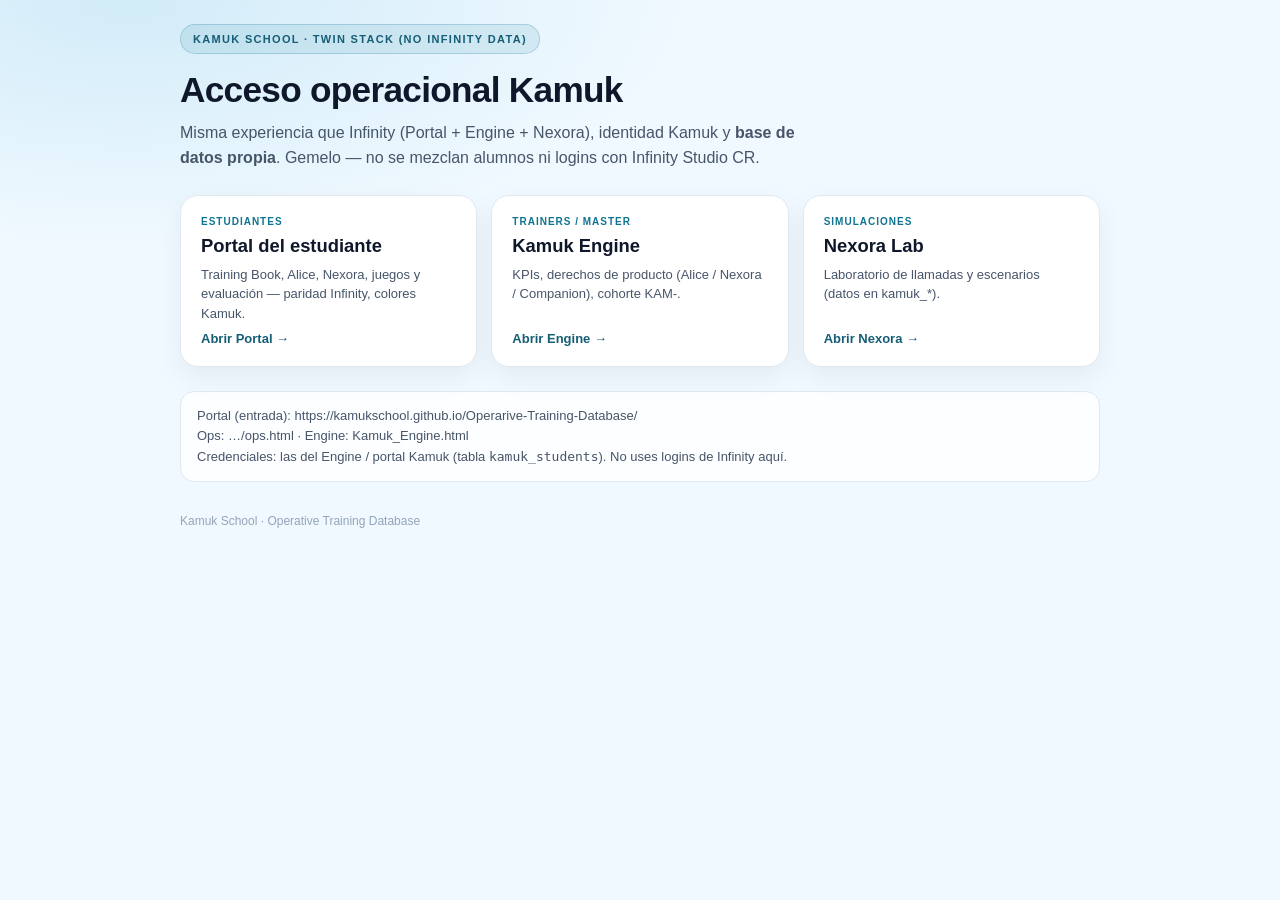
<file: ops.html>
<!DOCTYPE html>
<html lang="es">
<head>
<meta charset="UTF-8">
<meta name="viewport" content="width=device-width, initial-scale=1.0, viewport-fit=cover">
<title>Kamuk School · Operative Training</title>
<meta name="theme-color" content="#0E7490">
<meta name="description" content="Portal operacional Kamuk School — gemelo de Infinity, datos y acceso separados.">
<style>
  :root{--ink:#0F172A;--muted:#475569;--line:#E2E8F0;--teal:#0E7490;--teal-dark:#155E75;--sky:#1B9BD1;--bg:#F0F9FF;--card:#FFFFFF;}
  *{box-sizing:border-box;margin:0;padding:0;}
  body{font-family:-apple-system,BlinkMacSystemFont,'Segoe UI',sans-serif;color:var(--ink);background:radial-gradient(ellipse 80% 50% at 10% 0%,rgba(27,155,209,.14),transparent 55%),var(--bg);min-height:100vh;padding:max(24px,env(safe-area-inset-top)) 20px 32px;}
  .wrap{max-width:920px;margin:0 auto;}
  .kicker{display:inline-flex;font-size:11px;font-weight:800;letter-spacing:.12em;text-transform:uppercase;color:var(--teal-dark);background:rgba(14,116,144,.1);border:1px solid rgba(14,116,144,.22);padding:8px 12px;border-radius:999px;margin-bottom:1rem;}
  h1{font-size:clamp(1.6rem,4vw,2.2rem);font-weight:800;letter-spacing:-.02em;margin-bottom:.6rem;}
  .lead{font-size:16px;line-height:1.6;color:var(--muted);max-width:40rem;margin-bottom:1.5rem;}
  .grid{display:grid;grid-template-columns:repeat(auto-fit,minmax(240px,1fr));gap:14px;}
  a.card{display:flex;flex-direction:column;gap:8px;text-decoration:none;color:inherit;background:var(--card);border:1px solid var(--line);border-radius:18px;padding:1.25rem;box-shadow:0 10px 28px rgba(15,23,42,.06);min-height:160px;transition:transform .15s,border-color .15s;}
  a.card:hover{transform:translateY(-2px);border-color:rgba(14,116,144,.35);}
  a.card .tag{font-size:10px;font-weight:800;letter-spacing:.1em;text-transform:uppercase;color:var(--teal);}
  a.card h2{font-size:1.15rem;font-weight:800;}
  a.card p{font-size:13px;line-height:1.5;color:var(--muted);flex:1;}
  a.card .go{font-size:13px;font-weight:800;color:var(--teal-dark);}
  .note{margin-top:1.5rem;padding:14px 16px;border-radius:14px;background:rgba(255,255,255,.8);border:1px solid var(--line);font-size:13px;line-height:1.55;color:var(--muted);}
  footer{margin-top:2rem;font-size:12px;color:#94A3B8;}
</style>
</head>
<body>
  <div class="wrap">
    <div class="kicker">Kamuk School · Twin stack (no Infinity data)</div>
    <h1>Acceso operacional Kamuk</h1>
    <p class="lead">Misma experiencia que Infinity (Portal + Engine + Nexora), identidad Kamuk y <strong>base de datos propia</strong>. Gemelo — no se mezclan alumnos ni logins con Infinity Studio CR.</p>
    <div class="grid">
      <a class="card" href="./">
        <span class="tag">Estudiantes</span>
        <h2>Portal del estudiante</h2>
        <p>Training Book, Alice, Nexora, juegos y evaluación — paridad Infinity, colores Kamuk.</p>
        <span class="go">Abrir Portal →</span>
      </a>
      <a class="card" href="Kamuk_Engine.html">
        <span class="tag">Trainers / Master</span>
        <h2>Kamuk Engine</h2>
        <p>KPIs, derechos de producto (Alice / Nexora / Companion), cohorte KAM-.</p>
        <span class="go">Abrir Engine →</span>
      </a>
      <a class="card" href="nexora.html">
        <span class="tag">Simulaciones</span>
        <h2>Nexora Lab</h2>
        <p>Laboratorio de llamadas y escenarios (datos en kamuk_*).</p>
        <span class="go">Abrir Nexora →</span>
      </a>
    </div>
    <p class="note">Portal (entrada): https://kamukschool.github.io/Operarive-Training-Database/<br>Ops: …/ops.html · Engine: Kamuk_Engine.html<br>Credenciales: las del Engine / portal Kamuk (tabla <code>kamuk_students</code>). No uses logins de Infinity aquí.</p>
    <footer>Kamuk School · Operative Training Database</footer>
  </div>
</body>
</html>
</file>
